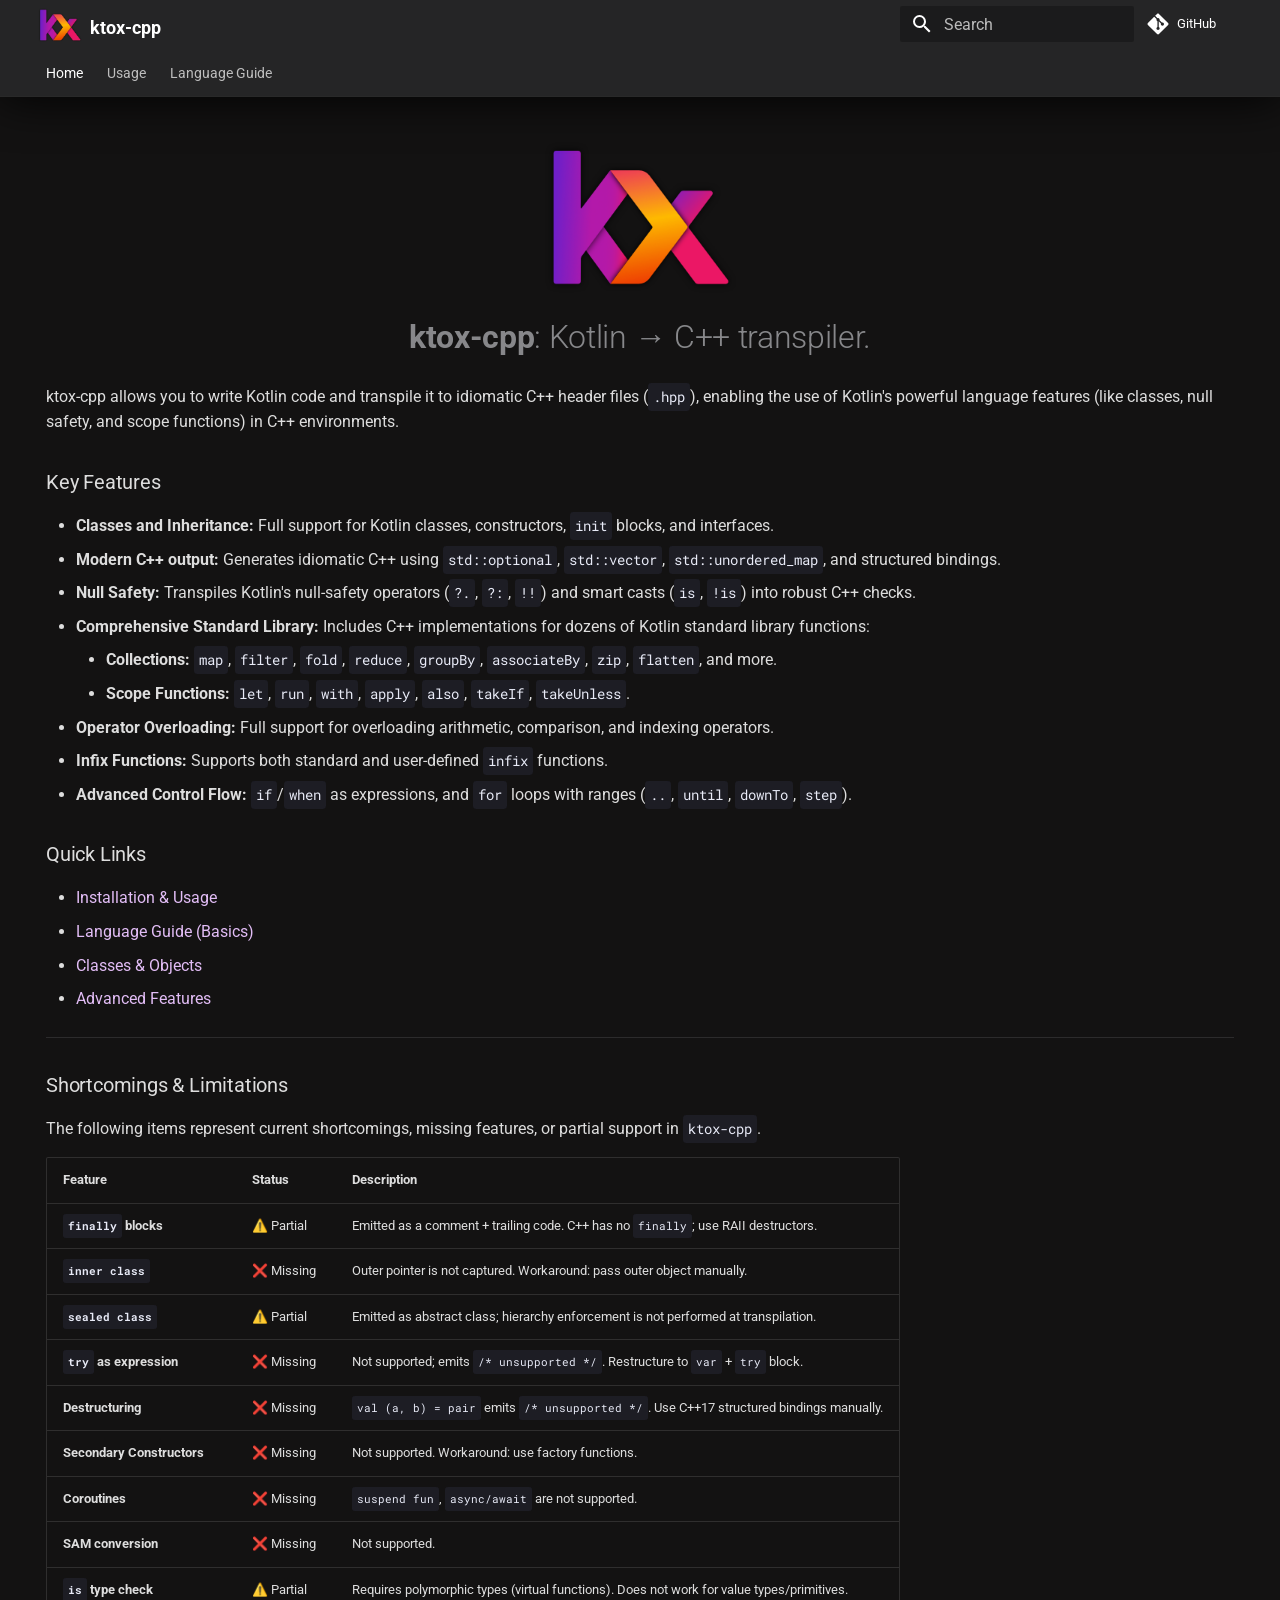
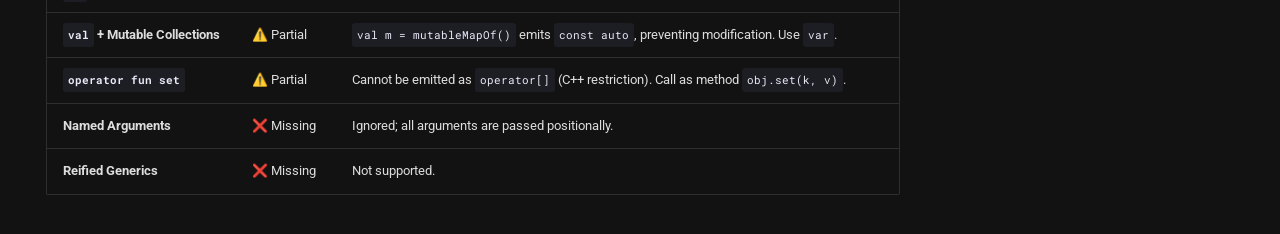
<file: index.html>
<!doctype html>
<html lang="en" class="no-js">
  <head>
    
      <meta charset="utf-8">
      <meta name="viewport" content="width=device-width,initial-scale=1">
      
        <meta name="description" content="Kotlin-to-C++ transpiler — Language Coverage Reference">
      
      
      
        <link rel="canonical" href="https://isycat.github.io/ktox-cpp-docs/">
      
      
      
        <link rel="next" href="usage/">
      
      
        
      
      
      <link rel="icon" href="assets/favicon.png">
      <meta name="generator" content="mkdocs-1.6.1, mkdocs-material-9.7.7">
    
    
      
        <title>ktox-cpp</title>
      
    
    
      <link rel="stylesheet" href="assets/stylesheets/main.ec1eaa64.min.css">
      
        
        <link rel="stylesheet" href="assets/stylesheets/palette.ab4e12ef.min.css">
      
      


    
    
      
    
    
      
        
        
        <link rel="preconnect" href="https://fonts.gstatic.com" crossorigin>
        <link rel="stylesheet" href="https://fonts.googleapis.com/css?family=Roboto:300,300i,400,400i,700,700i%7CRoboto+Mono:400,400i,700,700i&display=fallback">
        <style>:root{--md-text-font:"Roboto";--md-code-font:"Roboto Mono"}</style>
      
    
    
      <link rel="stylesheet" href="assets/extra.css">
    
    <script>__md_scope=new URL(".",location),__md_hash=e=>[...e].reduce(((e,_)=>(e<<5)-e+_.charCodeAt(0)),0),__md_get=(e,_=localStorage,t=__md_scope)=>JSON.parse(_.getItem(t.pathname+"."+e)),__md_set=(e,_,t=localStorage,a=__md_scope)=>{try{t.setItem(a.pathname+"."+e,JSON.stringify(_))}catch(e){}}</script>
    
      

    
    
  </head>
  
  
    
    
      
    
    
    
    
    <body dir="ltr" data-md-color-scheme="slate" data-md-color-primary="black" data-md-color-accent="custom">
  
    
    <input class="md-toggle" data-md-toggle="drawer" type="checkbox" id="__drawer" autocomplete="off">
    <input class="md-toggle" data-md-toggle="search" type="checkbox" id="__search" autocomplete="off">
    <label class="md-overlay" for="__drawer"></label>
    <div data-md-component="skip">
      
        
        <a href="#key-features" class="md-skip">
          Skip to content
        </a>
      
    </div>
    <div data-md-component="announce">
      
    </div>
    
    
      

<header class="md-header" data-md-component="header">
  <nav class="md-header__inner md-grid" aria-label="Header">
    <a href="." title="ktox-cpp" class="md-header__button md-logo" aria-label="ktox-cpp" data-md-component="logo">
      
  <img src="assets/ktox.png" alt="logo">

    </a>
    <label class="md-header__button md-icon" for="__drawer">
      
      <svg xmlns="http://www.w3.org/2000/svg" viewBox="0 0 24 24"><path d="M3 6h18v2H3zm0 5h18v2H3zm0 5h18v2H3z"/></svg>
    </label>
    <div class="md-header__title" data-md-component="header-title">
      <div class="md-header__ellipsis">
        <div class="md-header__topic">
          <span class="md-ellipsis">
            ktox-cpp
          </span>
        </div>
        <div class="md-header__topic" data-md-component="header-topic">
          <span class="md-ellipsis">
            
              Home
            
          </span>
        </div>
      </div>
    </div>
    
      
        <form class="md-header__option" data-md-component="palette">
  
    
    
    
    <input class="md-option" data-md-color-media="" data-md-color-scheme="slate" data-md-color-primary="black" data-md-color-accent="custom"  aria-hidden="true"  type="radio" name="__palette" id="__palette_0">
    
  
</form>
      
    
    
      <script>var palette=__md_get("__palette");if(palette&&palette.color){if("(prefers-color-scheme)"===palette.color.media){var media=matchMedia("(prefers-color-scheme: light)"),input=document.querySelector(media.matches?"[data-md-color-media='(prefers-color-scheme: light)']":"[data-md-color-media='(prefers-color-scheme: dark)']");palette.color.media=input.getAttribute("data-md-color-media"),palette.color.scheme=input.getAttribute("data-md-color-scheme"),palette.color.primary=input.getAttribute("data-md-color-primary"),palette.color.accent=input.getAttribute("data-md-color-accent")}for(var[key,value]of Object.entries(palette.color))document.body.setAttribute("data-md-color-"+key,value)}</script>
    
    
    
      
      
        <label class="md-header__button md-icon" for="__search">
          
          <svg xmlns="http://www.w3.org/2000/svg" viewBox="0 0 24 24"><path d="M9.5 3A6.5 6.5 0 0 1 16 9.5c0 1.61-.59 3.09-1.56 4.23l.27.27h.79l5 5-1.5 1.5-5-5v-.79l-.27-.27A6.52 6.52 0 0 1 9.5 16 6.5 6.5 0 0 1 3 9.5 6.5 6.5 0 0 1 9.5 3m0 2C7 5 5 7 5 9.5S7 14 9.5 14 14 12 14 9.5 12 5 9.5 5"/></svg>
        </label>
        <div class="md-search" data-md-component="search" role="dialog">
  <label class="md-search__overlay" for="__search"></label>
  <div class="md-search__inner" role="search">
    <form class="md-search__form" name="search">
      <input type="text" class="md-search__input" name="query" aria-label="Search" placeholder="Search" autocapitalize="off" autocorrect="off" autocomplete="off" spellcheck="false" data-md-component="search-query" required>
      <label class="md-search__icon md-icon" for="__search">
        
        <svg xmlns="http://www.w3.org/2000/svg" viewBox="0 0 24 24"><path d="M9.5 3A6.5 6.5 0 0 1 16 9.5c0 1.61-.59 3.09-1.56 4.23l.27.27h.79l5 5-1.5 1.5-5-5v-.79l-.27-.27A6.52 6.52 0 0 1 9.5 16 6.5 6.5 0 0 1 3 9.5 6.5 6.5 0 0 1 9.5 3m0 2C7 5 5 7 5 9.5S7 14 9.5 14 14 12 14 9.5 12 5 9.5 5"/></svg>
        
        <svg xmlns="http://www.w3.org/2000/svg" viewBox="0 0 24 24"><path d="M20 11v2H8l5.5 5.5-1.42 1.42L4.16 12l7.92-7.92L13.5 5.5 8 11z"/></svg>
      </label>
      <nav class="md-search__options" aria-label="Search">
        
        <button type="reset" class="md-search__icon md-icon" title="Clear" aria-label="Clear" tabindex="-1">
          
          <svg xmlns="http://www.w3.org/2000/svg" viewBox="0 0 24 24"><path d="M19 6.41 17.59 5 12 10.59 6.41 5 5 6.41 10.59 12 5 17.59 6.41 19 12 13.41 17.59 19 19 17.59 13.41 12z"/></svg>
        </button>
      </nav>
      
    </form>
    <div class="md-search__output">
      <div class="md-search__scrollwrap" tabindex="0" data-md-scrollfix>
        <div class="md-search-result" data-md-component="search-result">
          <div class="md-search-result__meta">
            Initializing search
          </div>
          <ol class="md-search-result__list" role="presentation"></ol>
        </div>
      </div>
    </div>
  </div>
</div>
      
    
    
      <div class="md-header__source">
        <a href="https://github.com/isycat/ktox" title="Go to repository" class="md-source" data-md-component="source">
  <div class="md-source__icon md-icon">
    
    <svg xmlns="http://www.w3.org/2000/svg" viewBox="0 0 448 512"><!--! Font Awesome Free 7.1.0 by @fontawesome - https://fontawesome.com License - https://fontawesome.com/license/free (Icons: CC BY 4.0, Fonts: SIL OFL 1.1, Code: MIT License) Copyright 2025 Fonticons, Inc.--><path d="M439.6 236.1 244 40.5c-5.4-5.5-12.8-8.5-20.4-8.5s-15 3-20.4 8.4L162.5 81l51.5 51.5c27.1-9.1 52.7 16.8 43.4 43.7l49.7 49.7c34.2-11.8 61.2 31 35.5 56.7-26.5 26.5-70.2-2.9-56-37.3L240.3 199v121.9c25.3 12.5 22.3 41.8 9.1 55-6.4 6.4-15.2 10.1-24.3 10.1s-17.8-3.6-24.3-10.1c-17.6-17.6-11.1-46.9 11.2-56v-123c-20.8-8.5-24.6-30.7-18.6-45L142.6 101 8.5 235.1C3 240.6 0 247.9 0 255.5s3 15 8.5 20.4l195.6 195.7c5.4 5.4 12.7 8.4 20.4 8.4s15-3 20.4-8.4l194.7-194.7c5.4-5.4 8.4-12.8 8.4-20.4s-3-15-8.4-20.4"/></svg>
  </div>
  <div class="md-source__repository">
    GitHub
  </div>
</a>
      </div>
    
  </nav>
  
</header>
    
    <div class="md-container" data-md-component="container">
      
      
        
          
            
<nav class="md-tabs" aria-label="Tabs" data-md-component="tabs">
  <div class="md-grid">
    <ul class="md-tabs__list">
      
        
  
  
  
    
  
  
    <li class="md-tabs__item md-tabs__item--active">
      <a href="." class="md-tabs__link">
        
  
  
    
  
  Home

      </a>
    </li>
  

      
        
  
  
  
  
    <li class="md-tabs__item">
      <a href="usage/" class="md-tabs__link">
        
  
  
    
  
  Usage

      </a>
    </li>
  

      
        
  
  
  
  
    
    
      <li class="md-tabs__item">
        <a href="basics/" class="md-tabs__link">
          
  
  
  Language Guide

        </a>
      </li>
    
  

      
    </ul>
  </div>
</nav>
          
        
      
      <main class="md-main" data-md-component="main">
        <div class="md-main__inner md-grid">
          
            
              
                
              
              <div class="md-sidebar md-sidebar--primary" data-md-component="sidebar" data-md-type="navigation" hidden>
                <div class="md-sidebar__scrollwrap">
                  <div class="md-sidebar__inner">
                    


  


  

<nav class="md-nav md-nav--primary md-nav--lifted md-nav--integrated" aria-label="Navigation" data-md-level="0">
  <label class="md-nav__title" for="__drawer">
    <a href="." title="ktox-cpp" class="md-nav__button md-logo" aria-label="ktox-cpp" data-md-component="logo">
      
  <img src="assets/ktox.png" alt="logo">

    </a>
    ktox-cpp
  </label>
  
    <div class="md-nav__source">
      <a href="https://github.com/isycat/ktox" title="Go to repository" class="md-source" data-md-component="source">
  <div class="md-source__icon md-icon">
    
    <svg xmlns="http://www.w3.org/2000/svg" viewBox="0 0 448 512"><!--! Font Awesome Free 7.1.0 by @fontawesome - https://fontawesome.com License - https://fontawesome.com/license/free (Icons: CC BY 4.0, Fonts: SIL OFL 1.1, Code: MIT License) Copyright 2025 Fonticons, Inc.--><path d="M439.6 236.1 244 40.5c-5.4-5.5-12.8-8.5-20.4-8.5s-15 3-20.4 8.4L162.5 81l51.5 51.5c27.1-9.1 52.7 16.8 43.4 43.7l49.7 49.7c34.2-11.8 61.2 31 35.5 56.7-26.5 26.5-70.2-2.9-56-37.3L240.3 199v121.9c25.3 12.5 22.3 41.8 9.1 55-6.4 6.4-15.2 10.1-24.3 10.1s-17.8-3.6-24.3-10.1c-17.6-17.6-11.1-46.9 11.2-56v-123c-20.8-8.5-24.6-30.7-18.6-45L142.6 101 8.5 235.1C3 240.6 0 247.9 0 255.5s3 15 8.5 20.4l195.6 195.7c5.4 5.4 12.7 8.4 20.4 8.4s15-3 20.4-8.4l194.7-194.7c5.4-5.4 8.4-12.8 8.4-20.4s-3-15-8.4-20.4"/></svg>
  </div>
  <div class="md-source__repository">
    GitHub
  </div>
</a>
    </div>
  
  <ul class="md-nav__list" data-md-scrollfix>
    
      
      
  
  
    
  
  
  
    <li class="md-nav__item md-nav__item--active">
      
      <input class="md-nav__toggle md-toggle" type="checkbox" id="__toc">
      
      
      
        <label class="md-nav__link md-nav__link--active" for="__toc">
          
  
  
  <span class="md-ellipsis">
    
  
    Home
  

    
  </span>
  
  

          <span class="md-nav__icon md-icon"></span>
        </label>
      
      <a href="." class="md-nav__link md-nav__link--active">
        
  
  
  <span class="md-ellipsis">
    
  
    Home
  

    
  </span>
  
  

      </a>
      
        

<nav class="md-nav md-nav--secondary" aria-label="Table of contents">
  
  
  
  
    <label class="md-nav__title" for="__toc">
      <span class="md-nav__icon md-icon"></span>
      Table of contents
    </label>
    <ul class="md-nav__list" data-md-component="toc" data-md-scrollfix>
      
        <li class="md-nav__item">
  <a href="#key-features" class="md-nav__link">
    <span class="md-ellipsis">
      
        Key Features
      
    </span>
  </a>
  
</li>
      
        <li class="md-nav__item">
  <a href="#quick-links" class="md-nav__link">
    <span class="md-ellipsis">
      
        Quick Links
      
    </span>
  </a>
  
</li>
      
        <li class="md-nav__item">
  <a href="#shortcomings-limitations" class="md-nav__link">
    <span class="md-ellipsis">
      
        Shortcomings &amp; Limitations
      
    </span>
  </a>
  
</li>
      
    </ul>
  
</nav>
      
    </li>
  

    
      
      
  
  
  
  
    <li class="md-nav__item">
      <a href="usage/" class="md-nav__link">
        
  
  
  <span class="md-ellipsis">
    
  
    Usage
  

    
  </span>
  
  

      </a>
    </li>
  

    
      
      
  
  
  
  
    
    
    
    
      
      
        
      
    
    
    <li class="md-nav__item md-nav__item--nested">
      
        
        
          
        
        <input class="md-nav__toggle md-toggle md-toggle--indeterminate" type="checkbox" id="__nav_3" >
        
          
          <label class="md-nav__link" for="__nav_3" id="__nav_3_label" tabindex="0">
            
  
  
  <span class="md-ellipsis">
    
  
    Language Guide
  

    
  </span>
  
  

            <span class="md-nav__icon md-icon"></span>
          </label>
        
        <nav class="md-nav" data-md-level="1" aria-labelledby="__nav_3_label" aria-expanded="false">
          <label class="md-nav__title" for="__nav_3">
            <span class="md-nav__icon md-icon"></span>
            
  
    Language Guide
  

          </label>
          <ul class="md-nav__list" data-md-scrollfix>
            
              
                
  
  
  
  
    <li class="md-nav__item">
      <a href="basics/" class="md-nav__link">
        
  
  
  <span class="md-ellipsis">
    
  
    Basics
  

    
  </span>
  
  

      </a>
    </li>
  

              
            
              
                
  
  
  
  
    <li class="md-nav__item">
      <a href="classes/" class="md-nav__link">
        
  
  
  <span class="md-ellipsis">
    
  
    Classes
  

    
  </span>
  
  

      </a>
    </li>
  

              
            
              
                
  
  
  
  
    <li class="md-nav__item">
      <a href="advanced/" class="md-nav__link">
        
  
  
  <span class="md-ellipsis">
    
  
    Advanced
  

    
  </span>
  
  

      </a>
    </li>
  

              
            
          </ul>
        </nav>
      
    </li>
  

    
  </ul>
</nav>
                  </div>
                </div>
              </div>
            
            
          
          
            <div class="md-content" data-md-component="content">
              
              <article class="md-content__inner md-typeset">
                
                  
  



  
  


<div style="display:flex; align-items:center;">
  <div style="margin-left:auto; margin-right: auto">
    <img src="assets/ktox.png" width="192" alt="ktox logo">
  </div>
</div>

<h1 style="margin-left: auto; margin-right: auto; width: fit-content"><b>ktox-cpp</b>: Kotlin → C++ transpiler.</h1>

<p>ktox-cpp allows you to write Kotlin code and transpile it to idiomatic C++ header files (<code>.hpp</code>), enabling the use of Kotlin's powerful language features (like classes, null safety, and scope functions) in C++ environments.</p>
<h3 id="key-features">Key Features<a class="headerlink" href="#key-features" title="Permanent link">&para;</a></h3>
<ul>
<li><strong>Classes and Inheritance:</strong> Full support for Kotlin classes, constructors, <code>init</code> blocks, and interfaces.</li>
<li><strong>Modern C++ output:</strong> Generates idiomatic C++ using <code>std::optional</code>, <code>std::vector</code>, <code>std::unordered_map</code>, and structured bindings.</li>
<li><strong>Null Safety:</strong> Transpiles Kotlin's null-safety operators (<code>?.</code>, <code>?:</code>, <code>!!</code>) and smart casts (<code>is</code>, <code>!is</code>) into robust C++ checks.</li>
<li><strong>Comprehensive Standard Library:</strong> Includes C++ implementations for dozens of Kotlin standard library functions:<ul>
<li><strong>Collections:</strong> <code>map</code>, <code>filter</code>, <code>fold</code>, <code>reduce</code>, <code>groupBy</code>, <code>associateBy</code>, <code>zip</code>, <code>flatten</code>, and more.</li>
<li><strong>Scope Functions:</strong> <code>let</code>, <code>run</code>, <code>with</code>, <code>apply</code>, <code>also</code>, <code>takeIf</code>, <code>takeUnless</code>.</li>
</ul>
</li>
<li><strong>Operator Overloading:</strong> Full support for overloading arithmetic, comparison, and indexing operators.</li>
<li><strong>Infix Functions:</strong> Supports both standard and user-defined <code>infix</code> functions.</li>
<li><strong>Advanced Control Flow:</strong> <code>if</code>/<code>when</code> as expressions, and <code>for</code> loops with ranges (<code>..</code>, <code>until</code>, <code>downTo</code>, <code>step</code>).</li>
</ul>
<h3 id="quick-links">Quick Links<a class="headerlink" href="#quick-links" title="Permanent link">&para;</a></h3>
<ul>
<li><a href="usage/">Installation &amp; Usage</a></li>
<li><a href="basics/">Language Guide (Basics)</a></li>
<li><a href="classes/">Classes &amp; Objects</a></li>
<li><a href="advanced/">Advanced Features</a></li>
</ul>
<hr />
<h3 id="shortcomings-limitations">Shortcomings &amp; Limitations<a class="headerlink" href="#shortcomings-limitations" title="Permanent link">&para;</a></h3>
<p>The following items represent current shortcomings, missing features, or partial support in <code>ktox-cpp</code>.</p>
<table>
<thead>
<tr>
<th style="text-align: left;">Feature</th>
<th style="text-align: left;">Status</th>
<th style="text-align: left;">Description</th>
</tr>
</thead>
<tbody>
<tr>
<td style="text-align: left;"><strong><code>finally</code> blocks</strong></td>
<td style="text-align: left;">⚠️ Partial</td>
<td style="text-align: left;">Emitted as a comment + trailing code. C++ has no <code>finally</code>; use RAII destructors.</td>
</tr>
<tr>
<td style="text-align: left;"><strong><code>inner class</code></strong></td>
<td style="text-align: left;">❌ Missing</td>
<td style="text-align: left;">Outer pointer is not captured. Workaround: pass outer object manually.</td>
</tr>
<tr>
<td style="text-align: left;"><strong><code>sealed class</code></strong></td>
<td style="text-align: left;">⚠️ Partial</td>
<td style="text-align: left;">Emitted as abstract class; hierarchy enforcement is not performed at transpilation.</td>
</tr>
<tr>
<td style="text-align: left;"><strong><code>try</code> as expression</strong></td>
<td style="text-align: left;">❌ Missing</td>
<td style="text-align: left;">Not supported; emits <code>/* unsupported */</code>. Restructure to <code>var</code> + <code>try</code> block.</td>
</tr>
<tr>
<td style="text-align: left;"><strong>Destructuring</strong></td>
<td style="text-align: left;">❌ Missing</td>
<td style="text-align: left;"><code>val (a, b) = pair</code> emits <code>/* unsupported */</code>. Use C++17 structured bindings manually.</td>
</tr>
<tr>
<td style="text-align: left;"><strong>Secondary Constructors</strong></td>
<td style="text-align: left;">❌ Missing</td>
<td style="text-align: left;">Not supported. Workaround: use factory functions.</td>
</tr>
<tr>
<td style="text-align: left;"><strong>Coroutines</strong></td>
<td style="text-align: left;">❌ Missing</td>
<td style="text-align: left;"><code>suspend fun</code>, <code>async/await</code> are not supported.</td>
</tr>
<tr>
<td style="text-align: left;"><strong>SAM conversion</strong></td>
<td style="text-align: left;">❌ Missing</td>
<td style="text-align: left;">Not supported.</td>
</tr>
<tr>
<td style="text-align: left;"><strong><code>is</code> type check</strong></td>
<td style="text-align: left;">⚠️ Partial</td>
<td style="text-align: left;">Requires polymorphic types (virtual functions). Does not work for value types/primitives.</td>
</tr>
<tr>
<td style="text-align: left;"><strong><code>val</code> + Mutable Collections</strong></td>
<td style="text-align: left;">⚠️ Partial</td>
<td style="text-align: left;"><code>val m = mutableMapOf()</code> emits <code>const auto</code>, preventing modification. Use <code>var</code>.</td>
</tr>
<tr>
<td style="text-align: left;"><strong><code>operator fun set</code></strong></td>
<td style="text-align: left;">⚠️ Partial</td>
<td style="text-align: left;">Cannot be emitted as <code>operator[]</code> (C++ restriction). Call as method <code>obj.set(k, v)</code>.</td>
</tr>
<tr>
<td style="text-align: left;"><strong>Named Arguments</strong></td>
<td style="text-align: left;">❌ Missing</td>
<td style="text-align: left;">Ignored; all arguments are passed positionally.</td>
</tr>
<tr>
<td style="text-align: left;"><strong>Reified Generics</strong></td>
<td style="text-align: left;">❌ Missing</td>
<td style="text-align: left;">Not supported.</td>
</tr>
</tbody>
</table>







  
  




  



                
              </article>
            </div>
          
          
<script>var target=document.getElementById(location.hash.slice(1));target&&target.name&&(target.checked=target.name.startsWith("__tabbed_"))</script>
        </div>
        
          <button type="button" class="md-top md-icon" data-md-component="top" hidden>
  
  <svg xmlns="http://www.w3.org/2000/svg" viewBox="0 0 24 24"><path d="M13 20h-2V8l-5.5 5.5-1.42-1.42L12 4.16l7.92 7.92-1.42 1.42L13 8z"/></svg>
  Back to top
</button>
        
      </main>
      
        <footer class="md-footer">
  
  <div class="md-footer-meta md-typeset">
    <div class="md-footer-meta__inner md-grid">
      <div class="md-copyright">
  
  
    Made with
    <a href="https://squidfunk.github.io/mkdocs-material/" target="_blank" rel="noopener">
      Material for MkDocs
    </a>
  
</div>
      
    </div>
  </div>
</footer>
      
    </div>
    <div class="md-dialog" data-md-component="dialog">
      <div class="md-dialog__inner md-typeset"></div>
    </div>
    
    
    
      
      
      <script id="__config" type="application/json">{"annotate": null, "base": ".", "features": ["navigation.tabs", "navigation.sections", "navigation.expand", "toc.integrate", "toc.follow", "navigation.top", "search.highlight", "content.code.copy"], "search": "assets/javascripts/workers/search.2c215733.min.js", "tags": null, "translations": {"clipboard.copied": "Copied to clipboard", "clipboard.copy": "Copy to clipboard", "search.result.more.one": "1 more on this page", "search.result.more.other": "# more on this page", "search.result.none": "No matching documents", "search.result.one": "1 matching document", "search.result.other": "# matching documents", "search.result.placeholder": "Type to start searching", "search.result.term.missing": "Missing", "select.version": "Select version"}, "version": null}</script>
    
    
      <script src="assets/javascripts/bundle.d7400e89.min.js"></script>
      
        <script src="assets/extra.js"></script>
      
    
  </body>
</html>
</file>
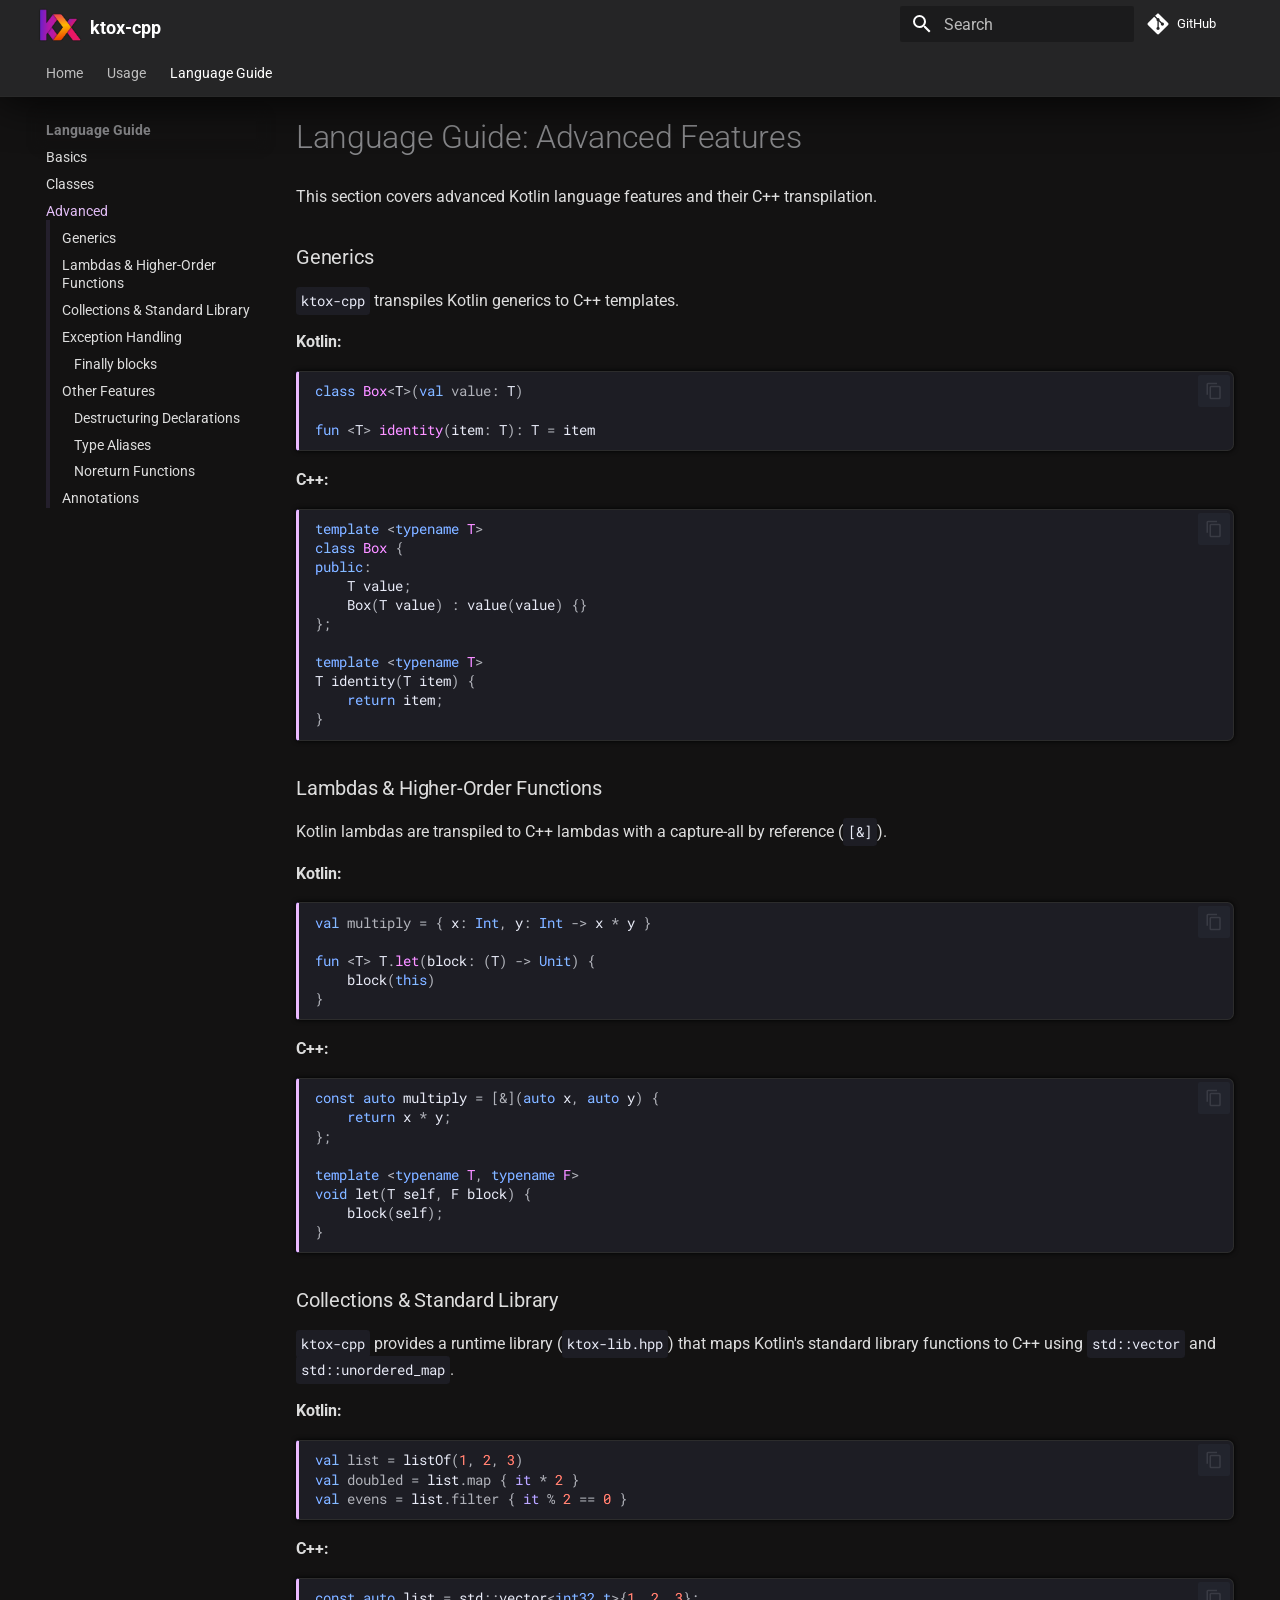
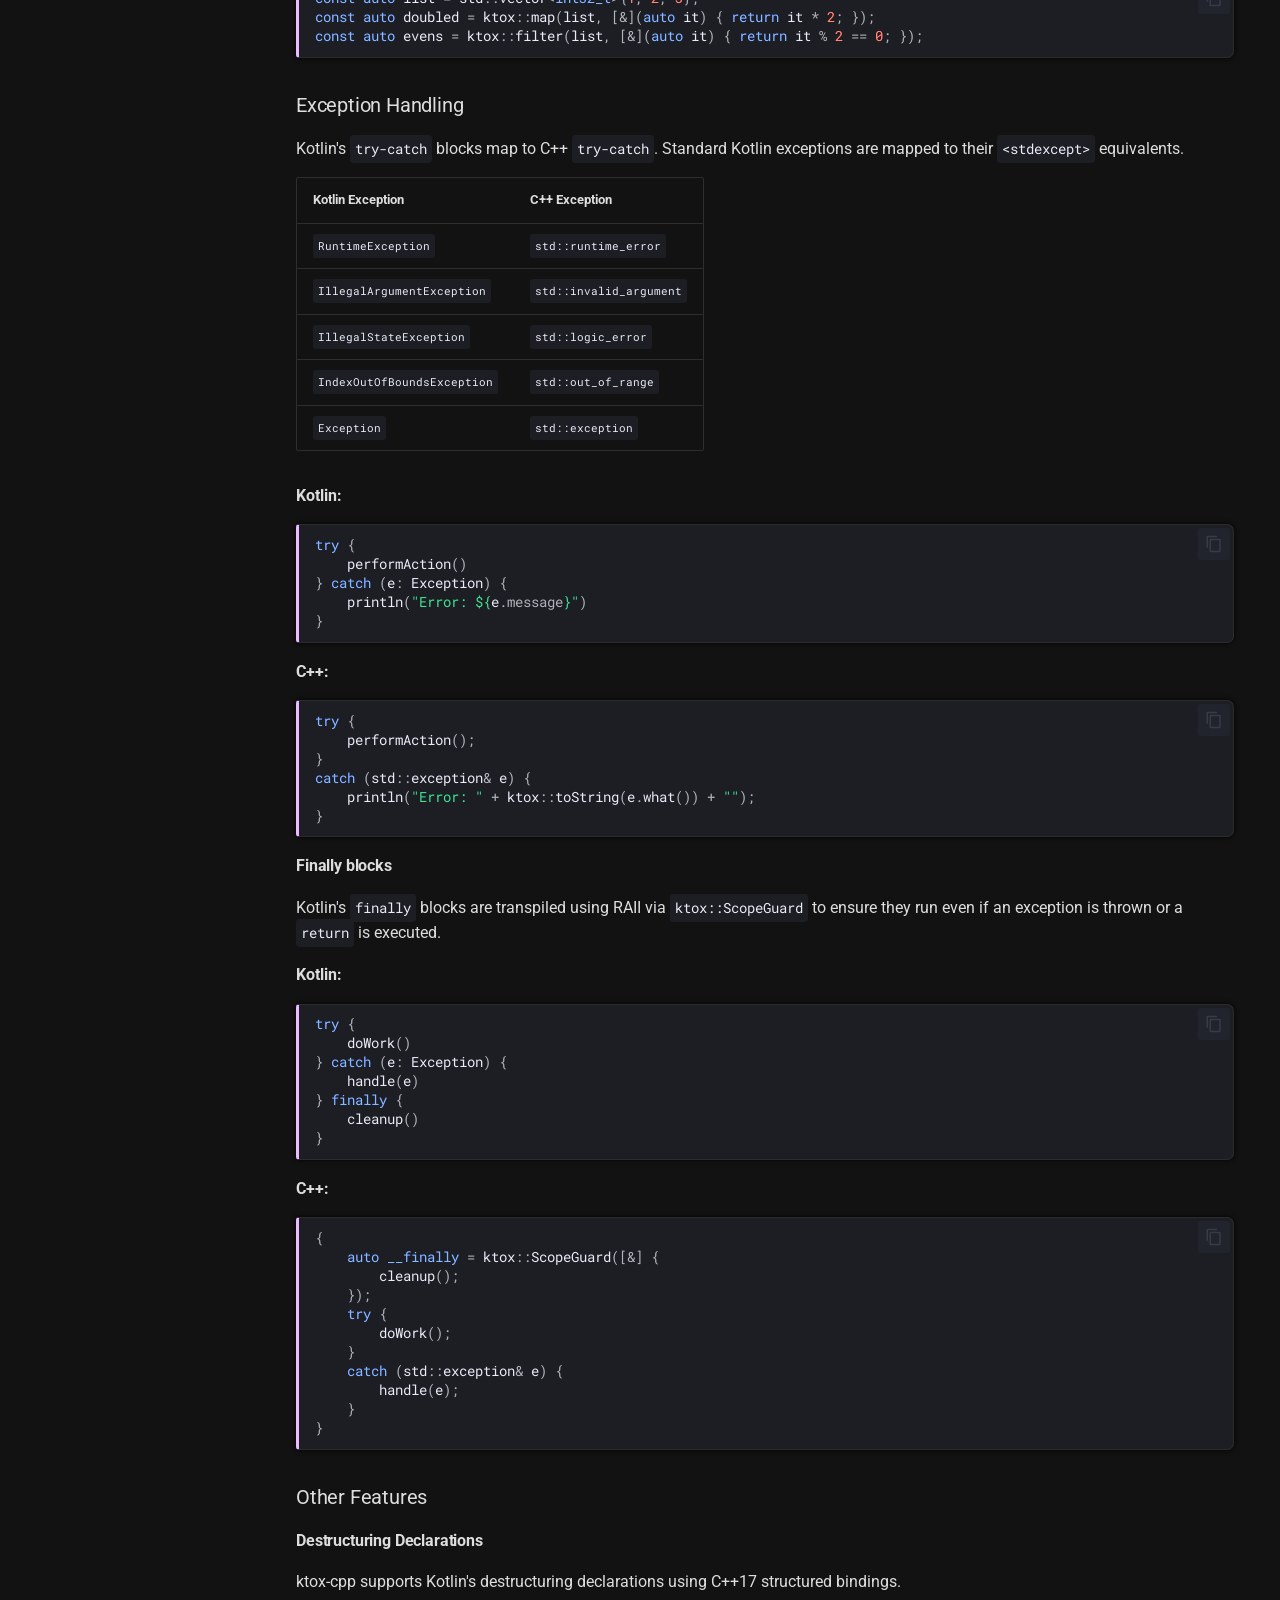
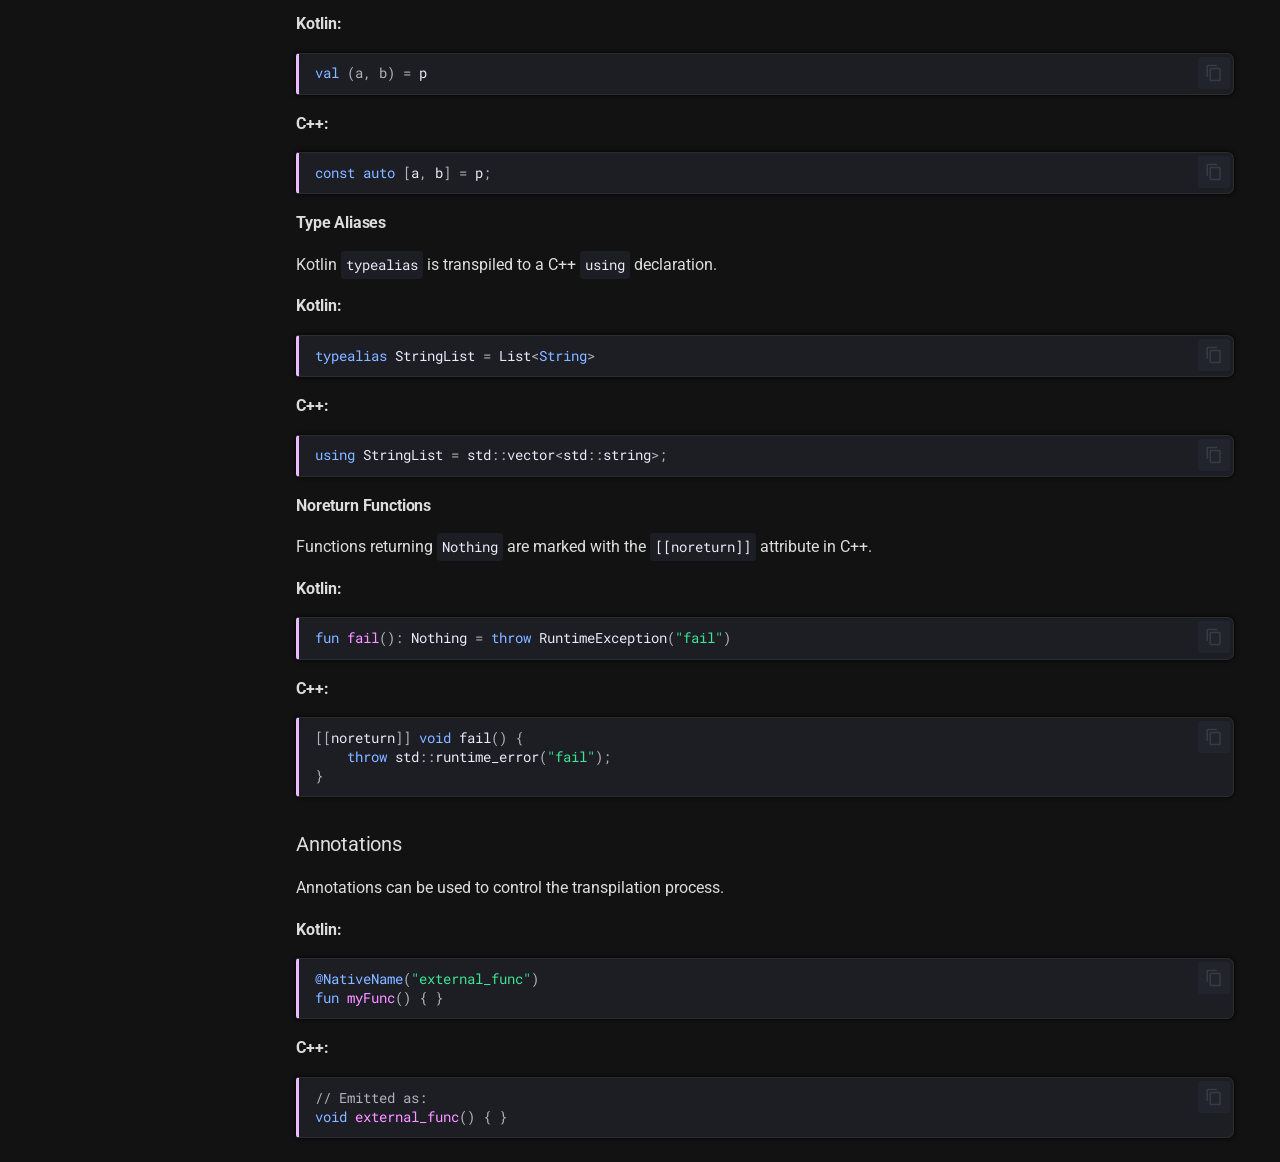
<file: advanced/index.html>
<!doctype html>
<html lang="en" class="no-js">
  <head>
    
      <meta charset="utf-8">
      <meta name="viewport" content="width=device-width,initial-scale=1">
      
        <meta name="description" content="Kotlin-to-C++ transpiler — Language Coverage Reference">
      
      
      
        <link rel="canonical" href="https://isycat.github.io/ktox-cpp-docs/advanced/">
      
      
        <link rel="prev" href="../classes/">
      
      
      
        
      
      
      <link rel="icon" href="../assets/favicon.png">
      <meta name="generator" content="mkdocs-1.6.1, mkdocs-material-9.7.7">
    
    
      
        <title>Advanced - ktox-cpp</title>
      
    
    
      <link rel="stylesheet" href="../assets/stylesheets/main.ec1eaa64.min.css">
      
        
        <link rel="stylesheet" href="../assets/stylesheets/palette.ab4e12ef.min.css">
      
      


    
    
      
    
    
      
        
        
        <link rel="preconnect" href="https://fonts.gstatic.com" crossorigin>
        <link rel="stylesheet" href="https://fonts.googleapis.com/css?family=Roboto:300,300i,400,400i,700,700i%7CRoboto+Mono:400,400i,700,700i&display=fallback">
        <style>:root{--md-text-font:"Roboto";--md-code-font:"Roboto Mono"}</style>
      
    
    
      <link rel="stylesheet" href="../assets/extra.css">
    
    <script>__md_scope=new URL("..",location),__md_hash=e=>[...e].reduce(((e,_)=>(e<<5)-e+_.charCodeAt(0)),0),__md_get=(e,_=localStorage,t=__md_scope)=>JSON.parse(_.getItem(t.pathname+"."+e)),__md_set=(e,_,t=localStorage,a=__md_scope)=>{try{t.setItem(a.pathname+"."+e,JSON.stringify(_))}catch(e){}}</script>
    
      

    
    
  </head>
  
  
    
    
      
    
    
    
    
    <body dir="ltr" data-md-color-scheme="slate" data-md-color-primary="black" data-md-color-accent="custom">
  
    
    <input class="md-toggle" data-md-toggle="drawer" type="checkbox" id="__drawer" autocomplete="off">
    <input class="md-toggle" data-md-toggle="search" type="checkbox" id="__search" autocomplete="off">
    <label class="md-overlay" for="__drawer"></label>
    <div data-md-component="skip">
      
        
        <a href="#language-guide-advanced-features" class="md-skip">
          Skip to content
        </a>
      
    </div>
    <div data-md-component="announce">
      
    </div>
    
    
      

<header class="md-header" data-md-component="header">
  <nav class="md-header__inner md-grid" aria-label="Header">
    <a href=".." title="ktox-cpp" class="md-header__button md-logo" aria-label="ktox-cpp" data-md-component="logo">
      
  <img src="../assets/ktox.png" alt="logo">

    </a>
    <label class="md-header__button md-icon" for="__drawer">
      
      <svg xmlns="http://www.w3.org/2000/svg" viewBox="0 0 24 24"><path d="M3 6h18v2H3zm0 5h18v2H3zm0 5h18v2H3z"/></svg>
    </label>
    <div class="md-header__title" data-md-component="header-title">
      <div class="md-header__ellipsis">
        <div class="md-header__topic">
          <span class="md-ellipsis">
            ktox-cpp
          </span>
        </div>
        <div class="md-header__topic" data-md-component="header-topic">
          <span class="md-ellipsis">
            
              Advanced
            
          </span>
        </div>
      </div>
    </div>
    
      
        <form class="md-header__option" data-md-component="palette">
  
    
    
    
    <input class="md-option" data-md-color-media="" data-md-color-scheme="slate" data-md-color-primary="black" data-md-color-accent="custom"  aria-hidden="true"  type="radio" name="__palette" id="__palette_0">
    
  
</form>
      
    
    
      <script>var palette=__md_get("__palette");if(palette&&palette.color){if("(prefers-color-scheme)"===palette.color.media){var media=matchMedia("(prefers-color-scheme: light)"),input=document.querySelector(media.matches?"[data-md-color-media='(prefers-color-scheme: light)']":"[data-md-color-media='(prefers-color-scheme: dark)']");palette.color.media=input.getAttribute("data-md-color-media"),palette.color.scheme=input.getAttribute("data-md-color-scheme"),palette.color.primary=input.getAttribute("data-md-color-primary"),palette.color.accent=input.getAttribute("data-md-color-accent")}for(var[key,value]of Object.entries(palette.color))document.body.setAttribute("data-md-color-"+key,value)}</script>
    
    
    
      
      
        <label class="md-header__button md-icon" for="__search">
          
          <svg xmlns="http://www.w3.org/2000/svg" viewBox="0 0 24 24"><path d="M9.5 3A6.5 6.5 0 0 1 16 9.5c0 1.61-.59 3.09-1.56 4.23l.27.27h.79l5 5-1.5 1.5-5-5v-.79l-.27-.27A6.52 6.52 0 0 1 9.5 16 6.5 6.5 0 0 1 3 9.5 6.5 6.5 0 0 1 9.5 3m0 2C7 5 5 7 5 9.5S7 14 9.5 14 14 12 14 9.5 12 5 9.5 5"/></svg>
        </label>
        <div class="md-search" data-md-component="search" role="dialog">
  <label class="md-search__overlay" for="__search"></label>
  <div class="md-search__inner" role="search">
    <form class="md-search__form" name="search">
      <input type="text" class="md-search__input" name="query" aria-label="Search" placeholder="Search" autocapitalize="off" autocorrect="off" autocomplete="off" spellcheck="false" data-md-component="search-query" required>
      <label class="md-search__icon md-icon" for="__search">
        
        <svg xmlns="http://www.w3.org/2000/svg" viewBox="0 0 24 24"><path d="M9.5 3A6.5 6.5 0 0 1 16 9.5c0 1.61-.59 3.09-1.56 4.23l.27.27h.79l5 5-1.5 1.5-5-5v-.79l-.27-.27A6.52 6.52 0 0 1 9.5 16 6.5 6.5 0 0 1 3 9.5 6.5 6.5 0 0 1 9.5 3m0 2C7 5 5 7 5 9.5S7 14 9.5 14 14 12 14 9.5 12 5 9.5 5"/></svg>
        
        <svg xmlns="http://www.w3.org/2000/svg" viewBox="0 0 24 24"><path d="M20 11v2H8l5.5 5.5-1.42 1.42L4.16 12l7.92-7.92L13.5 5.5 8 11z"/></svg>
      </label>
      <nav class="md-search__options" aria-label="Search">
        
        <button type="reset" class="md-search__icon md-icon" title="Clear" aria-label="Clear" tabindex="-1">
          
          <svg xmlns="http://www.w3.org/2000/svg" viewBox="0 0 24 24"><path d="M19 6.41 17.59 5 12 10.59 6.41 5 5 6.41 10.59 12 5 17.59 6.41 19 12 13.41 17.59 19 19 17.59 13.41 12z"/></svg>
        </button>
      </nav>
      
    </form>
    <div class="md-search__output">
      <div class="md-search__scrollwrap" tabindex="0" data-md-scrollfix>
        <div class="md-search-result" data-md-component="search-result">
          <div class="md-search-result__meta">
            Initializing search
          </div>
          <ol class="md-search-result__list" role="presentation"></ol>
        </div>
      </div>
    </div>
  </div>
</div>
      
    
    
      <div class="md-header__source">
        <a href="https://github.com/isycat/ktox" title="Go to repository" class="md-source" data-md-component="source">
  <div class="md-source__icon md-icon">
    
    <svg xmlns="http://www.w3.org/2000/svg" viewBox="0 0 448 512"><!--! Font Awesome Free 7.1.0 by @fontawesome - https://fontawesome.com License - https://fontawesome.com/license/free (Icons: CC BY 4.0, Fonts: SIL OFL 1.1, Code: MIT License) Copyright 2025 Fonticons, Inc.--><path d="M439.6 236.1 244 40.5c-5.4-5.5-12.8-8.5-20.4-8.5s-15 3-20.4 8.4L162.5 81l51.5 51.5c27.1-9.1 52.7 16.8 43.4 43.7l49.7 49.7c34.2-11.8 61.2 31 35.5 56.7-26.5 26.5-70.2-2.9-56-37.3L240.3 199v121.9c25.3 12.5 22.3 41.8 9.1 55-6.4 6.4-15.2 10.1-24.3 10.1s-17.8-3.6-24.3-10.1c-17.6-17.6-11.1-46.9 11.2-56v-123c-20.8-8.5-24.6-30.7-18.6-45L142.6 101 8.5 235.1C3 240.6 0 247.9 0 255.5s3 15 8.5 20.4l195.6 195.7c5.4 5.4 12.7 8.4 20.4 8.4s15-3 20.4-8.4l194.7-194.7c5.4-5.4 8.4-12.8 8.4-20.4s-3-15-8.4-20.4"/></svg>
  </div>
  <div class="md-source__repository">
    GitHub
  </div>
</a>
      </div>
    
  </nav>
  
</header>
    
    <div class="md-container" data-md-component="container">
      
      
        
          
            
<nav class="md-tabs" aria-label="Tabs" data-md-component="tabs">
  <div class="md-grid">
    <ul class="md-tabs__list">
      
        
  
  
  
  
    <li class="md-tabs__item">
      <a href=".." class="md-tabs__link">
        
  
  
    
  
  Home

      </a>
    </li>
  

      
        
  
  
  
  
    <li class="md-tabs__item">
      <a href="../usage/" class="md-tabs__link">
        
  
  
    
  
  Usage

      </a>
    </li>
  

      
        
  
  
  
    
  
  
    
    
      <li class="md-tabs__item md-tabs__item--active">
        <a href="../basics/" class="md-tabs__link">
          
  
  
  Language Guide

        </a>
      </li>
    
  

      
    </ul>
  </div>
</nav>
          
        
      
      <main class="md-main" data-md-component="main">
        <div class="md-main__inner md-grid">
          
            
              
              <div class="md-sidebar md-sidebar--primary" data-md-component="sidebar" data-md-type="navigation" >
                <div class="md-sidebar__scrollwrap">
                  <div class="md-sidebar__inner">
                    


  


  

<nav class="md-nav md-nav--primary md-nav--lifted md-nav--integrated" aria-label="Navigation" data-md-level="0">
  <label class="md-nav__title" for="__drawer">
    <a href=".." title="ktox-cpp" class="md-nav__button md-logo" aria-label="ktox-cpp" data-md-component="logo">
      
  <img src="../assets/ktox.png" alt="logo">

    </a>
    ktox-cpp
  </label>
  
    <div class="md-nav__source">
      <a href="https://github.com/isycat/ktox" title="Go to repository" class="md-source" data-md-component="source">
  <div class="md-source__icon md-icon">
    
    <svg xmlns="http://www.w3.org/2000/svg" viewBox="0 0 448 512"><!--! Font Awesome Free 7.1.0 by @fontawesome - https://fontawesome.com License - https://fontawesome.com/license/free (Icons: CC BY 4.0, Fonts: SIL OFL 1.1, Code: MIT License) Copyright 2025 Fonticons, Inc.--><path d="M439.6 236.1 244 40.5c-5.4-5.5-12.8-8.5-20.4-8.5s-15 3-20.4 8.4L162.5 81l51.5 51.5c27.1-9.1 52.7 16.8 43.4 43.7l49.7 49.7c34.2-11.8 61.2 31 35.5 56.7-26.5 26.5-70.2-2.9-56-37.3L240.3 199v121.9c25.3 12.5 22.3 41.8 9.1 55-6.4 6.4-15.2 10.1-24.3 10.1s-17.8-3.6-24.3-10.1c-17.6-17.6-11.1-46.9 11.2-56v-123c-20.8-8.5-24.6-30.7-18.6-45L142.6 101 8.5 235.1C3 240.6 0 247.9 0 255.5s3 15 8.5 20.4l195.6 195.7c5.4 5.4 12.7 8.4 20.4 8.4s15-3 20.4-8.4l194.7-194.7c5.4-5.4 8.4-12.8 8.4-20.4s-3-15-8.4-20.4"/></svg>
  </div>
  <div class="md-source__repository">
    GitHub
  </div>
</a>
    </div>
  
  <ul class="md-nav__list" data-md-scrollfix>
    
      
      
  
  
  
  
    <li class="md-nav__item">
      <a href=".." class="md-nav__link">
        
  
  
  <span class="md-ellipsis">
    
  
    Home
  

    
  </span>
  
  

      </a>
    </li>
  

    
      
      
  
  
  
  
    <li class="md-nav__item">
      <a href="../usage/" class="md-nav__link">
        
  
  
  <span class="md-ellipsis">
    
  
    Usage
  

    
  </span>
  
  

      </a>
    </li>
  

    
      
      
  
  
    
  
  
  
    
    
    
    
      
        
        
      
      
        
      
    
    
    <li class="md-nav__item md-nav__item--active md-nav__item--section md-nav__item--nested">
      
        
        
        <input class="md-nav__toggle md-toggle " type="checkbox" id="__nav_3" checked>
        
          
          <label class="md-nav__link" for="__nav_3" id="__nav_3_label" tabindex="">
            
  
  
  <span class="md-ellipsis">
    
  
    Language Guide
  

    
  </span>
  
  

            <span class="md-nav__icon md-icon"></span>
          </label>
        
        <nav class="md-nav" data-md-level="1" aria-labelledby="__nav_3_label" aria-expanded="true">
          <label class="md-nav__title" for="__nav_3">
            <span class="md-nav__icon md-icon"></span>
            
  
    Language Guide
  

          </label>
          <ul class="md-nav__list" data-md-scrollfix>
            
              
                
  
  
  
  
    <li class="md-nav__item">
      <a href="../basics/" class="md-nav__link">
        
  
  
  <span class="md-ellipsis">
    
  
    Basics
  

    
  </span>
  
  

      </a>
    </li>
  

              
            
              
                
  
  
  
  
    <li class="md-nav__item">
      <a href="../classes/" class="md-nav__link">
        
  
  
  <span class="md-ellipsis">
    
  
    Classes
  

    
  </span>
  
  

      </a>
    </li>
  

              
            
              
                
  
  
    
  
  
  
    <li class="md-nav__item md-nav__item--active">
      
      <input class="md-nav__toggle md-toggle" type="checkbox" id="__toc">
      
      
        
      
      
        <label class="md-nav__link md-nav__link--active" for="__toc">
          
  
  
  <span class="md-ellipsis">
    
  
    Advanced
  

    
  </span>
  
  

          <span class="md-nav__icon md-icon"></span>
        </label>
      
      <a href="./" class="md-nav__link md-nav__link--active">
        
  
  
  <span class="md-ellipsis">
    
  
    Advanced
  

    
  </span>
  
  

      </a>
      
        

<nav class="md-nav md-nav--secondary" aria-label="Table of contents">
  
  
  
    
  
  
    <label class="md-nav__title" for="__toc">
      <span class="md-nav__icon md-icon"></span>
      Table of contents
    </label>
    <ul class="md-nav__list" data-md-component="toc" data-md-scrollfix>
      
        <li class="md-nav__item">
  <a href="#generics" class="md-nav__link">
    <span class="md-ellipsis">
      
        Generics
      
    </span>
  </a>
  
</li>
      
        <li class="md-nav__item">
  <a href="#lambdas-higher-order-functions" class="md-nav__link">
    <span class="md-ellipsis">
      
        Lambdas &amp; Higher-Order Functions
      
    </span>
  </a>
  
</li>
      
        <li class="md-nav__item">
  <a href="#collections-standard-library" class="md-nav__link">
    <span class="md-ellipsis">
      
        Collections &amp; Standard Library
      
    </span>
  </a>
  
</li>
      
        <li class="md-nav__item">
  <a href="#exception-handling" class="md-nav__link">
    <span class="md-ellipsis">
      
        Exception Handling
      
    </span>
  </a>
  
    <nav class="md-nav" aria-label="Exception Handling">
      <ul class="md-nav__list">
        
          <li class="md-nav__item">
  <a href="#finally-blocks" class="md-nav__link">
    <span class="md-ellipsis">
      
        Finally blocks
      
    </span>
  </a>
  
</li>
        
      </ul>
    </nav>
  
</li>
      
        <li class="md-nav__item">
  <a href="#other-features" class="md-nav__link">
    <span class="md-ellipsis">
      
        Other Features
      
    </span>
  </a>
  
    <nav class="md-nav" aria-label="Other Features">
      <ul class="md-nav__list">
        
          <li class="md-nav__item">
  <a href="#destructuring-declarations" class="md-nav__link">
    <span class="md-ellipsis">
      
        Destructuring Declarations
      
    </span>
  </a>
  
</li>
        
          <li class="md-nav__item">
  <a href="#type-aliases" class="md-nav__link">
    <span class="md-ellipsis">
      
        Type Aliases
      
    </span>
  </a>
  
</li>
        
          <li class="md-nav__item">
  <a href="#noreturn-functions" class="md-nav__link">
    <span class="md-ellipsis">
      
        Noreturn Functions
      
    </span>
  </a>
  
</li>
        
      </ul>
    </nav>
  
</li>
      
        <li class="md-nav__item">
  <a href="#annotations" class="md-nav__link">
    <span class="md-ellipsis">
      
        Annotations
      
    </span>
  </a>
  
</li>
      
    </ul>
  
</nav>
      
    </li>
  

              
            
          </ul>
        </nav>
      
    </li>
  

    
  </ul>
</nav>
                  </div>
                </div>
              </div>
            
            
          
          
            <div class="md-content" data-md-component="content">
              
              <article class="md-content__inner md-typeset">
                
                  


  
  


<h1 id="language-guide-advanced-features">Language Guide: Advanced Features<a class="headerlink" href="#language-guide-advanced-features" title="Permanent link">&para;</a></h1>
<p>This section covers advanced Kotlin language features and their C++ transpilation.</p>
<h3 id="generics">Generics<a class="headerlink" href="#generics" title="Permanent link">&para;</a></h3>
<p><code>ktox-cpp</code> transpiles Kotlin generics to C++ templates.</p>
<p><strong>Kotlin:</strong>
<div class="highlight"><pre><span></span><code><span id="True-0-1"><a id="__codelineno-0-1" name="__codelineno-0-1" href="#__codelineno-0-1"></a><span class="kd">class</span><span class="w"> </span><span class="nc">Box</span><span class="o">&lt;</span><span class="n">T</span><span class="o">&gt;</span><span class="p">(</span><span class="kd">val</span><span class="w"> </span><span class="nv">value</span><span class="p">:</span><span class="w"> </span><span class="n">T</span><span class="p">)</span>
</span><span id="True-0-2"><a id="__codelineno-0-2" name="__codelineno-0-2" href="#__codelineno-0-2"></a>
</span><span id="True-0-3"><a id="__codelineno-0-3" name="__codelineno-0-3" href="#__codelineno-0-3"></a><span class="kd">fun</span><span class="w"> </span><span class="o">&lt;</span><span class="n">T</span><span class="o">&gt;</span><span class="w"> </span><span class="nf">identity</span><span class="p">(</span><span class="n">item</span><span class="p">:</span><span class="w"> </span><span class="n">T</span><span class="p">):</span><span class="w"> </span><span class="n">T</span><span class="w"> </span><span class="o">=</span><span class="w"> </span><span class="n">item</span>
</span></code></pre></div></p>
<p><strong>C++:</strong>
<div class="highlight"><pre><span></span><code><span id="True-1-1"><a id="__codelineno-1-1" name="__codelineno-1-1" href="#__codelineno-1-1"></a><span class="k">template</span><span class="w"> </span><span class="o">&lt;</span><span class="k">typename</span><span class="w"> </span><span class="nc">T</span><span class="o">&gt;</span>
</span><span id="True-1-2"><a id="__codelineno-1-2" name="__codelineno-1-2" href="#__codelineno-1-2"></a><span class="k">class</span><span class="w"> </span><span class="nc">Box</span><span class="w"> </span><span class="p">{</span>
</span><span id="True-1-3"><a id="__codelineno-1-3" name="__codelineno-1-3" href="#__codelineno-1-3"></a><span class="k">public</span><span class="o">:</span>
</span><span id="True-1-4"><a id="__codelineno-1-4" name="__codelineno-1-4" href="#__codelineno-1-4"></a><span class="w">    </span><span class="n">T</span><span class="w"> </span><span class="n">value</span><span class="p">;</span>
</span><span id="True-1-5"><a id="__codelineno-1-5" name="__codelineno-1-5" href="#__codelineno-1-5"></a><span class="w">    </span><span class="n">Box</span><span class="p">(</span><span class="n">T</span><span class="w"> </span><span class="n">value</span><span class="p">)</span><span class="w"> </span><span class="o">:</span><span class="w"> </span><span class="n">value</span><span class="p">(</span><span class="n">value</span><span class="p">)</span><span class="w"> </span><span class="p">{}</span>
</span><span id="True-1-6"><a id="__codelineno-1-6" name="__codelineno-1-6" href="#__codelineno-1-6"></a><span class="p">};</span>
</span><span id="True-1-7"><a id="__codelineno-1-7" name="__codelineno-1-7" href="#__codelineno-1-7"></a>
</span><span id="True-1-8"><a id="__codelineno-1-8" name="__codelineno-1-8" href="#__codelineno-1-8"></a><span class="k">template</span><span class="w"> </span><span class="o">&lt;</span><span class="k">typename</span><span class="w"> </span><span class="nc">T</span><span class="o">&gt;</span>
</span><span id="True-1-9"><a id="__codelineno-1-9" name="__codelineno-1-9" href="#__codelineno-1-9"></a><span class="n">T</span><span class="w"> </span><span class="n">identity</span><span class="p">(</span><span class="n">T</span><span class="w"> </span><span class="n">item</span><span class="p">)</span><span class="w"> </span><span class="p">{</span>
</span><span id="True-1-10"><a id="__codelineno-1-10" name="__codelineno-1-10" href="#__codelineno-1-10"></a><span class="w">    </span><span class="k">return</span><span class="w"> </span><span class="n">item</span><span class="p">;</span>
</span><span id="True-1-11"><a id="__codelineno-1-11" name="__codelineno-1-11" href="#__codelineno-1-11"></a><span class="p">}</span>
</span></code></pre></div></p>
<h3 id="lambdas-higher-order-functions">Lambdas &amp; Higher-Order Functions<a class="headerlink" href="#lambdas-higher-order-functions" title="Permanent link">&para;</a></h3>
<p>Kotlin lambdas are transpiled to C++ lambdas with a capture-all by reference (<code>[&amp;]</code>).</p>
<p><strong>Kotlin:</strong>
<div class="highlight"><pre><span></span><code><span id="True-2-1"><a id="__codelineno-2-1" name="__codelineno-2-1" href="#__codelineno-2-1"></a><span class="kd">val</span><span class="w"> </span><span class="nv">multiply</span><span class="w"> </span><span class="o">=</span><span class="w"> </span><span class="p">{</span><span class="w"> </span><span class="n">x</span><span class="p">:</span><span class="w"> </span><span class="kt">Int</span><span class="p">,</span><span class="w"> </span><span class="n">y</span><span class="p">:</span><span class="w"> </span><span class="kt">Int</span><span class="w"> </span><span class="o">-&gt;</span><span class="w"> </span><span class="n">x</span><span class="w"> </span><span class="o">*</span><span class="w"> </span><span class="n">y</span><span class="w"> </span><span class="p">}</span>
</span><span id="True-2-2"><a id="__codelineno-2-2" name="__codelineno-2-2" href="#__codelineno-2-2"></a>
</span><span id="True-2-3"><a id="__codelineno-2-3" name="__codelineno-2-3" href="#__codelineno-2-3"></a><span class="kd">fun</span><span class="w"> </span><span class="o">&lt;</span><span class="n">T</span><span class="o">&gt;</span><span class="w"> </span><span class="n">T</span><span class="p">.</span><span class="nf">let</span><span class="p">(</span><span class="n">block</span><span class="p">:</span><span class="w"> </span><span class="p">(</span><span class="n">T</span><span class="p">)</span><span class="w"> </span><span class="o">-&gt;</span><span class="w"> </span><span class="kt">Unit</span><span class="p">)</span><span class="w"> </span><span class="p">{</span>
</span><span id="True-2-4"><a id="__codelineno-2-4" name="__codelineno-2-4" href="#__codelineno-2-4"></a><span class="w">    </span><span class="n">block</span><span class="p">(</span><span class="k">this</span><span class="p">)</span>
</span><span id="True-2-5"><a id="__codelineno-2-5" name="__codelineno-2-5" href="#__codelineno-2-5"></a><span class="p">}</span>
</span></code></pre></div></p>
<p><strong>C++:</strong>
<div class="highlight"><pre><span></span><code><span id="True-3-1"><a id="__codelineno-3-1" name="__codelineno-3-1" href="#__codelineno-3-1"></a><span class="k">const</span><span class="w"> </span><span class="k">auto</span><span class="w"> </span><span class="n">multiply</span><span class="w"> </span><span class="o">=</span><span class="w"> </span><span class="p">[</span><span class="o">&amp;</span><span class="p">](</span><span class="k">auto</span><span class="w"> </span><span class="n">x</span><span class="p">,</span><span class="w"> </span><span class="k">auto</span><span class="w"> </span><span class="n">y</span><span class="p">)</span><span class="w"> </span><span class="p">{</span>
</span><span id="True-3-2"><a id="__codelineno-3-2" name="__codelineno-3-2" href="#__codelineno-3-2"></a><span class="w">    </span><span class="k">return</span><span class="w"> </span><span class="n">x</span><span class="w"> </span><span class="o">*</span><span class="w"> </span><span class="n">y</span><span class="p">;</span>
</span><span id="True-3-3"><a id="__codelineno-3-3" name="__codelineno-3-3" href="#__codelineno-3-3"></a><span class="p">};</span>
</span><span id="True-3-4"><a id="__codelineno-3-4" name="__codelineno-3-4" href="#__codelineno-3-4"></a>
</span><span id="True-3-5"><a id="__codelineno-3-5" name="__codelineno-3-5" href="#__codelineno-3-5"></a><span class="k">template</span><span class="w"> </span><span class="o">&lt;</span><span class="k">typename</span><span class="w"> </span><span class="nc">T</span><span class="p">,</span><span class="w"> </span><span class="k">typename</span><span class="w"> </span><span class="nc">F</span><span class="o">&gt;</span>
</span><span id="True-3-6"><a id="__codelineno-3-6" name="__codelineno-3-6" href="#__codelineno-3-6"></a><span class="kt">void</span><span class="w"> </span><span class="n">let</span><span class="p">(</span><span class="n">T</span><span class="w"> </span><span class="n">self</span><span class="p">,</span><span class="w"> </span><span class="n">F</span><span class="w"> </span><span class="n">block</span><span class="p">)</span><span class="w"> </span><span class="p">{</span>
</span><span id="True-3-7"><a id="__codelineno-3-7" name="__codelineno-3-7" href="#__codelineno-3-7"></a><span class="w">    </span><span class="n">block</span><span class="p">(</span><span class="n">self</span><span class="p">);</span>
</span><span id="True-3-8"><a id="__codelineno-3-8" name="__codelineno-3-8" href="#__codelineno-3-8"></a><span class="p">}</span>
</span></code></pre></div></p>
<h3 id="collections-standard-library">Collections &amp; Standard Library<a class="headerlink" href="#collections-standard-library" title="Permanent link">&para;</a></h3>
<p><code>ktox-cpp</code> provides a runtime library (<code>ktox-lib.hpp</code>) that maps Kotlin's standard library functions to C++ using <code>std::vector</code> and <code>std::unordered_map</code>.</p>
<p><strong>Kotlin:</strong>
<div class="highlight"><pre><span></span><code><span id="True-4-1"><a id="__codelineno-4-1" name="__codelineno-4-1" href="#__codelineno-4-1"></a><span class="kd">val</span><span class="w"> </span><span class="nv">list</span><span class="w"> </span><span class="o">=</span><span class="w"> </span><span class="n">listOf</span><span class="p">(</span><span class="m">1</span><span class="p">,</span><span class="w"> </span><span class="m">2</span><span class="p">,</span><span class="w"> </span><span class="m">3</span><span class="p">)</span>
</span><span id="True-4-2"><a id="__codelineno-4-2" name="__codelineno-4-2" href="#__codelineno-4-2"></a><span class="kd">val</span><span class="w"> </span><span class="nv">doubled</span><span class="w"> </span><span class="o">=</span><span class="w"> </span><span class="n">list</span><span class="p">.</span><span class="na">map</span><span class="w"> </span><span class="p">{</span><span class="w"> </span><span class="nb">it</span><span class="w"> </span><span class="o">*</span><span class="w"> </span><span class="m">2</span><span class="w"> </span><span class="p">}</span>
</span><span id="True-4-3"><a id="__codelineno-4-3" name="__codelineno-4-3" href="#__codelineno-4-3"></a><span class="kd">val</span><span class="w"> </span><span class="nv">evens</span><span class="w"> </span><span class="o">=</span><span class="w"> </span><span class="n">list</span><span class="p">.</span><span class="na">filter</span><span class="w"> </span><span class="p">{</span><span class="w"> </span><span class="nb">it</span><span class="w"> </span><span class="o">%</span><span class="w"> </span><span class="m">2</span><span class="w"> </span><span class="o">==</span><span class="w"> </span><span class="m">0</span><span class="w"> </span><span class="p">}</span>
</span></code></pre></div></p>
<p><strong>C++:</strong>
<div class="highlight"><pre><span></span><code><span id="True-5-1"><a id="__codelineno-5-1" name="__codelineno-5-1" href="#__codelineno-5-1"></a><span class="k">const</span><span class="w"> </span><span class="k">auto</span><span class="w"> </span><span class="n">list</span><span class="w"> </span><span class="o">=</span><span class="w"> </span><span class="n">std</span><span class="o">::</span><span class="n">vector</span><span class="o">&lt;</span><span class="kt">int32_t</span><span class="o">&gt;</span><span class="p">{</span><span class="mi">1</span><span class="p">,</span><span class="w"> </span><span class="mi">2</span><span class="p">,</span><span class="w"> </span><span class="mi">3</span><span class="p">};</span>
</span><span id="True-5-2"><a id="__codelineno-5-2" name="__codelineno-5-2" href="#__codelineno-5-2"></a><span class="k">const</span><span class="w"> </span><span class="k">auto</span><span class="w"> </span><span class="n">doubled</span><span class="w"> </span><span class="o">=</span><span class="w"> </span><span class="n">ktox</span><span class="o">::</span><span class="n">map</span><span class="p">(</span><span class="n">list</span><span class="p">,</span><span class="w"> </span><span class="p">[</span><span class="o">&amp;</span><span class="p">](</span><span class="k">auto</span><span class="w"> </span><span class="n">it</span><span class="p">)</span><span class="w"> </span><span class="p">{</span><span class="w"> </span><span class="k">return</span><span class="w"> </span><span class="n">it</span><span class="w"> </span><span class="o">*</span><span class="w"> </span><span class="mi">2</span><span class="p">;</span><span class="w"> </span><span class="p">});</span>
</span><span id="True-5-3"><a id="__codelineno-5-3" name="__codelineno-5-3" href="#__codelineno-5-3"></a><span class="k">const</span><span class="w"> </span><span class="k">auto</span><span class="w"> </span><span class="n">evens</span><span class="w"> </span><span class="o">=</span><span class="w"> </span><span class="n">ktox</span><span class="o">::</span><span class="n">filter</span><span class="p">(</span><span class="n">list</span><span class="p">,</span><span class="w"> </span><span class="p">[</span><span class="o">&amp;</span><span class="p">](</span><span class="k">auto</span><span class="w"> </span><span class="n">it</span><span class="p">)</span><span class="w"> </span><span class="p">{</span><span class="w"> </span><span class="k">return</span><span class="w"> </span><span class="n">it</span><span class="w"> </span><span class="o">%</span><span class="w"> </span><span class="mi">2</span><span class="w"> </span><span class="o">==</span><span class="w"> </span><span class="mi">0</span><span class="p">;</span><span class="w"> </span><span class="p">});</span>
</span></code></pre></div></p>
<h3 id="exception-handling">Exception Handling<a class="headerlink" href="#exception-handling" title="Permanent link">&para;</a></h3>
<p>Kotlin's <code>try-catch</code> blocks map to C++ <code>try-catch</code>. Standard Kotlin exceptions are mapped to their <code>&lt;stdexcept&gt;</code> equivalents.</p>
<table>
<thead>
<tr>
<th style="text-align: left;">Kotlin Exception</th>
<th style="text-align: left;">C++ Exception</th>
</tr>
</thead>
<tbody>
<tr>
<td style="text-align: left;"><code>RuntimeException</code></td>
<td style="text-align: left;"><code>std::runtime_error</code></td>
</tr>
<tr>
<td style="text-align: left;"><code>IllegalArgumentException</code></td>
<td style="text-align: left;"><code>std::invalid_argument</code></td>
</tr>
<tr>
<td style="text-align: left;"><code>IllegalStateException</code></td>
<td style="text-align: left;"><code>std::logic_error</code></td>
</tr>
<tr>
<td style="text-align: left;"><code>IndexOutOfBoundsException</code></td>
<td style="text-align: left;"><code>std::out_of_range</code></td>
</tr>
<tr>
<td style="text-align: left;"><code>Exception</code></td>
<td style="text-align: left;"><code>std::exception</code></td>
</tr>
</tbody>
</table>
<p><strong>Kotlin:</strong>
<div class="highlight"><pre><span></span><code><span id="True-6-1"><a id="__codelineno-6-1" name="__codelineno-6-1" href="#__codelineno-6-1"></a><span class="k">try</span><span class="w"> </span><span class="p">{</span>
</span><span id="True-6-2"><a id="__codelineno-6-2" name="__codelineno-6-2" href="#__codelineno-6-2"></a><span class="w">    </span><span class="n">performAction</span><span class="p">()</span>
</span><span id="True-6-3"><a id="__codelineno-6-3" name="__codelineno-6-3" href="#__codelineno-6-3"></a><span class="p">}</span><span class="w"> </span><span class="k">catch</span><span class="w"> </span><span class="p">(</span><span class="n">e</span><span class="p">:</span><span class="w"> </span><span class="n">Exception</span><span class="p">)</span><span class="w"> </span><span class="p">{</span>
</span><span id="True-6-4"><a id="__codelineno-6-4" name="__codelineno-6-4" href="#__codelineno-6-4"></a><span class="w">    </span><span class="n">println</span><span class="p">(</span><span class="s">&quot;Error: </span><span class="si">${</span><span class="n">e</span><span class="p">.</span><span class="na">message</span><span class="si">}</span><span class="s">&quot;</span><span class="p">)</span>
</span><span id="True-6-5"><a id="__codelineno-6-5" name="__codelineno-6-5" href="#__codelineno-6-5"></a><span class="p">}</span>
</span></code></pre></div></p>
<p><strong>C++:</strong>
<div class="highlight"><pre><span></span><code><span id="True-7-1"><a id="__codelineno-7-1" name="__codelineno-7-1" href="#__codelineno-7-1"></a><span class="k">try</span><span class="w"> </span><span class="p">{</span>
</span><span id="True-7-2"><a id="__codelineno-7-2" name="__codelineno-7-2" href="#__codelineno-7-2"></a><span class="w">    </span><span class="n">performAction</span><span class="p">();</span>
</span><span id="True-7-3"><a id="__codelineno-7-3" name="__codelineno-7-3" href="#__codelineno-7-3"></a><span class="p">}</span>
</span><span id="True-7-4"><a id="__codelineno-7-4" name="__codelineno-7-4" href="#__codelineno-7-4"></a><span class="k">catch</span><span class="w"> </span><span class="p">(</span><span class="n">std</span><span class="o">::</span><span class="n">exception</span><span class="o">&amp;</span><span class="w"> </span><span class="n">e</span><span class="p">)</span><span class="w"> </span><span class="p">{</span>
</span><span id="True-7-5"><a id="__codelineno-7-5" name="__codelineno-7-5" href="#__codelineno-7-5"></a><span class="w">    </span><span class="n">println</span><span class="p">(</span><span class="s">&quot;Error: &quot;</span><span class="w"> </span><span class="o">+</span><span class="w"> </span><span class="n">ktox</span><span class="o">::</span><span class="n">toString</span><span class="p">(</span><span class="n">e</span><span class="p">.</span><span class="n">what</span><span class="p">())</span><span class="w"> </span><span class="o">+</span><span class="w"> </span><span class="s">&quot;&quot;</span><span class="p">);</span>
</span><span id="True-7-6"><a id="__codelineno-7-6" name="__codelineno-7-6" href="#__codelineno-7-6"></a><span class="p">}</span>
</span></code></pre></div></p>
<h4 id="finally-blocks">Finally blocks<a class="headerlink" href="#finally-blocks" title="Permanent link">&para;</a></h4>
<p>Kotlin's <code>finally</code> blocks are transpiled using RAII via <code>ktox::ScopeGuard</code> to ensure they run even if an exception is thrown or a <code>return</code> is executed.</p>
<p><strong>Kotlin:</strong>
<div class="highlight"><pre><span></span><code><span id="True-8-1"><a id="__codelineno-8-1" name="__codelineno-8-1" href="#__codelineno-8-1"></a><span class="k">try</span><span class="w"> </span><span class="p">{</span>
</span><span id="True-8-2"><a id="__codelineno-8-2" name="__codelineno-8-2" href="#__codelineno-8-2"></a><span class="w">    </span><span class="n">doWork</span><span class="p">()</span>
</span><span id="True-8-3"><a id="__codelineno-8-3" name="__codelineno-8-3" href="#__codelineno-8-3"></a><span class="p">}</span><span class="w"> </span><span class="k">catch</span><span class="w"> </span><span class="p">(</span><span class="n">e</span><span class="p">:</span><span class="w"> </span><span class="n">Exception</span><span class="p">)</span><span class="w"> </span><span class="p">{</span>
</span><span id="True-8-4"><a id="__codelineno-8-4" name="__codelineno-8-4" href="#__codelineno-8-4"></a><span class="w">    </span><span class="n">handle</span><span class="p">(</span><span class="n">e</span><span class="p">)</span>
</span><span id="True-8-5"><a id="__codelineno-8-5" name="__codelineno-8-5" href="#__codelineno-8-5"></a><span class="p">}</span><span class="w"> </span><span class="k">finally</span><span class="w"> </span><span class="p">{</span>
</span><span id="True-8-6"><a id="__codelineno-8-6" name="__codelineno-8-6" href="#__codelineno-8-6"></a><span class="w">    </span><span class="n">cleanup</span><span class="p">()</span>
</span><span id="True-8-7"><a id="__codelineno-8-7" name="__codelineno-8-7" href="#__codelineno-8-7"></a><span class="p">}</span>
</span></code></pre></div></p>
<p><strong>C++:</strong>
<div class="highlight"><pre><span></span><code><span id="True-9-1"><a id="__codelineno-9-1" name="__codelineno-9-1" href="#__codelineno-9-1"></a><span class="p">{</span>
</span><span id="True-9-2"><a id="__codelineno-9-2" name="__codelineno-9-2" href="#__codelineno-9-2"></a><span class="w">    </span><span class="k">auto</span><span class="w"> </span><span class="kr">__finally</span><span class="w"> </span><span class="o">=</span><span class="w"> </span><span class="n">ktox</span><span class="o">::</span><span class="n">ScopeGuard</span><span class="p">([</span><span class="o">&amp;</span><span class="p">]</span><span class="w"> </span><span class="p">{</span>
</span><span id="True-9-3"><a id="__codelineno-9-3" name="__codelineno-9-3" href="#__codelineno-9-3"></a><span class="w">        </span><span class="n">cleanup</span><span class="p">();</span>
</span><span id="True-9-4"><a id="__codelineno-9-4" name="__codelineno-9-4" href="#__codelineno-9-4"></a><span class="w">    </span><span class="p">});</span>
</span><span id="True-9-5"><a id="__codelineno-9-5" name="__codelineno-9-5" href="#__codelineno-9-5"></a><span class="w">    </span><span class="k">try</span><span class="w"> </span><span class="p">{</span>
</span><span id="True-9-6"><a id="__codelineno-9-6" name="__codelineno-9-6" href="#__codelineno-9-6"></a><span class="w">        </span><span class="n">doWork</span><span class="p">();</span>
</span><span id="True-9-7"><a id="__codelineno-9-7" name="__codelineno-9-7" href="#__codelineno-9-7"></a><span class="w">    </span><span class="p">}</span>
</span><span id="True-9-8"><a id="__codelineno-9-8" name="__codelineno-9-8" href="#__codelineno-9-8"></a><span class="w">    </span><span class="k">catch</span><span class="w"> </span><span class="p">(</span><span class="n">std</span><span class="o">::</span><span class="n">exception</span><span class="o">&amp;</span><span class="w"> </span><span class="n">e</span><span class="p">)</span><span class="w"> </span><span class="p">{</span>
</span><span id="True-9-9"><a id="__codelineno-9-9" name="__codelineno-9-9" href="#__codelineno-9-9"></a><span class="w">        </span><span class="n">handle</span><span class="p">(</span><span class="n">e</span><span class="p">);</span>
</span><span id="True-9-10"><a id="__codelineno-9-10" name="__codelineno-9-10" href="#__codelineno-9-10"></a><span class="w">    </span><span class="p">}</span>
</span><span id="True-9-11"><a id="__codelineno-9-11" name="__codelineno-9-11" href="#__codelineno-9-11"></a><span class="p">}</span>
</span></code></pre></div></p>
<h3 id="other-features">Other Features<a class="headerlink" href="#other-features" title="Permanent link">&para;</a></h3>
<h4 id="destructuring-declarations">Destructuring Declarations<a class="headerlink" href="#destructuring-declarations" title="Permanent link">&para;</a></h4>
<p>ktox-cpp supports Kotlin's destructuring declarations using C++17 structured bindings.</p>
<p><strong>Kotlin:</strong>
<div class="highlight"><pre><span></span><code><span id="True-10-1"><a id="__codelineno-10-1" name="__codelineno-10-1" href="#__codelineno-10-1"></a><span class="kd">val</span><span class="w"> </span><span class="p">(</span><span class="nv">a</span><span class="p">,</span><span class="w"> </span><span class="nv">b</span><span class="p">)</span><span class="w"> </span><span class="o">=</span><span class="w"> </span><span class="n">p</span>
</span></code></pre></div></p>
<p><strong>C++:</strong>
<div class="highlight"><pre><span></span><code><span id="True-11-1"><a id="__codelineno-11-1" name="__codelineno-11-1" href="#__codelineno-11-1"></a><span class="k">const</span><span class="w"> </span><span class="k">auto</span><span class="w"> </span><span class="p">[</span><span class="n">a</span><span class="p">,</span><span class="w"> </span><span class="n">b</span><span class="p">]</span><span class="w"> </span><span class="o">=</span><span class="w"> </span><span class="n">p</span><span class="p">;</span>
</span></code></pre></div></p>
<h4 id="type-aliases">Type Aliases<a class="headerlink" href="#type-aliases" title="Permanent link">&para;</a></h4>
<p>Kotlin <code>typealias</code> is transpiled to a C++ <code>using</code> declaration.</p>
<p><strong>Kotlin:</strong>
<div class="highlight"><pre><span></span><code><span id="True-12-1"><a id="__codelineno-12-1" name="__codelineno-12-1" href="#__codelineno-12-1"></a><span class="k">typealias</span><span class="w"> </span><span class="n">StringList</span><span class="w"> </span><span class="o">=</span><span class="w"> </span><span class="n">List</span><span class="o">&lt;</span><span class="kt">String</span><span class="o">&gt;</span>
</span></code></pre></div></p>
<p><strong>C++:</strong>
<div class="highlight"><pre><span></span><code><span id="True-13-1"><a id="__codelineno-13-1" name="__codelineno-13-1" href="#__codelineno-13-1"></a><span class="k">using</span><span class="w"> </span><span class="n">StringList</span><span class="w"> </span><span class="o">=</span><span class="w"> </span><span class="n">std</span><span class="o">::</span><span class="n">vector</span><span class="o">&lt;</span><span class="n">std</span><span class="o">::</span><span class="n">string</span><span class="o">&gt;</span><span class="p">;</span>
</span></code></pre></div></p>
<h4 id="noreturn-functions">Noreturn Functions<a class="headerlink" href="#noreturn-functions" title="Permanent link">&para;</a></h4>
<p>Functions returning <code>Nothing</code> are marked with the <code>[[noreturn]]</code> attribute in C++.</p>
<p><strong>Kotlin:</strong>
<div class="highlight"><pre><span></span><code><span id="True-14-1"><a id="__codelineno-14-1" name="__codelineno-14-1" href="#__codelineno-14-1"></a><span class="kd">fun</span><span class="w"> </span><span class="nf">fail</span><span class="p">():</span><span class="w"> </span><span class="n">Nothing</span><span class="w"> </span><span class="o">=</span><span class="w"> </span><span class="k">throw</span><span class="w"> </span><span class="n">RuntimeException</span><span class="p">(</span><span class="s">&quot;fail&quot;</span><span class="p">)</span>
</span></code></pre></div></p>
<p><strong>C++:</strong>
<div class="highlight"><pre><span></span><code><span id="True-15-1"><a id="__codelineno-15-1" name="__codelineno-15-1" href="#__codelineno-15-1"></a><span class="p">[[</span><span class="n">noreturn</span><span class="p">]]</span><span class="w"> </span><span class="kt">void</span><span class="w"> </span><span class="n">fail</span><span class="p">()</span><span class="w"> </span><span class="p">{</span>
</span><span id="True-15-2"><a id="__codelineno-15-2" name="__codelineno-15-2" href="#__codelineno-15-2"></a><span class="w">    </span><span class="k">throw</span><span class="w"> </span><span class="n">std</span><span class="o">::</span><span class="n">runtime_error</span><span class="p">(</span><span class="s">&quot;fail&quot;</span><span class="p">);</span>
</span><span id="True-15-3"><a id="__codelineno-15-3" name="__codelineno-15-3" href="#__codelineno-15-3"></a><span class="p">}</span>
</span></code></pre></div></p>
<h3 id="annotations">Annotations<a class="headerlink" href="#annotations" title="Permanent link">&para;</a></h3>
<p>Annotations can be used to control the transpilation process.</p>
<p><strong>Kotlin:</strong>
<div class="highlight"><pre><span></span><code><span id="True-16-1"><a id="__codelineno-16-1" name="__codelineno-16-1" href="#__codelineno-16-1"></a><span class="nd">@NativeName</span><span class="p">(</span><span class="s">&quot;external_func&quot;</span><span class="p">)</span>
</span><span id="True-16-2"><a id="__codelineno-16-2" name="__codelineno-16-2" href="#__codelineno-16-2"></a><span class="kd">fun</span><span class="w"> </span><span class="nf">myFunc</span><span class="p">()</span><span class="w"> </span><span class="p">{</span><span class="w"> </span><span class="p">}</span>
</span></code></pre></div></p>
<p><strong>C++:</strong>
<div class="highlight"><pre><span></span><code><span id="True-17-1"><a id="__codelineno-17-1" name="__codelineno-17-1" href="#__codelineno-17-1"></a><span class="c1">// Emitted as:</span>
</span><span id="True-17-2"><a id="__codelineno-17-2" name="__codelineno-17-2" href="#__codelineno-17-2"></a><span class="kt">void</span><span class="w"> </span><span class="nf">external_func</span><span class="p">()</span><span class="w"> </span><span class="p">{</span><span class="w"> </span><span class="p">}</span>
</span></code></pre></div></p>












                
              </article>
            </div>
          
          
<script>var target=document.getElementById(location.hash.slice(1));target&&target.name&&(target.checked=target.name.startsWith("__tabbed_"))</script>
        </div>
        
          <button type="button" class="md-top md-icon" data-md-component="top" hidden>
  
  <svg xmlns="http://www.w3.org/2000/svg" viewBox="0 0 24 24"><path d="M13 20h-2V8l-5.5 5.5-1.42-1.42L12 4.16l7.92 7.92-1.42 1.42L13 8z"/></svg>
  Back to top
</button>
        
      </main>
      
        <footer class="md-footer">
  
  <div class="md-footer-meta md-typeset">
    <div class="md-footer-meta__inner md-grid">
      <div class="md-copyright">
  
  
    Made with
    <a href="https://squidfunk.github.io/mkdocs-material/" target="_blank" rel="noopener">
      Material for MkDocs
    </a>
  
</div>
      
    </div>
  </div>
</footer>
      
    </div>
    <div class="md-dialog" data-md-component="dialog">
      <div class="md-dialog__inner md-typeset"></div>
    </div>
    
    
    
      
      
      <script id="__config" type="application/json">{"annotate": null, "base": "..", "features": ["navigation.tabs", "navigation.sections", "navigation.expand", "toc.integrate", "toc.follow", "navigation.top", "search.highlight", "content.code.copy"], "search": "../assets/javascripts/workers/search.2c215733.min.js", "tags": null, "translations": {"clipboard.copied": "Copied to clipboard", "clipboard.copy": "Copy to clipboard", "search.result.more.one": "1 more on this page", "search.result.more.other": "# more on this page", "search.result.none": "No matching documents", "search.result.one": "1 matching document", "search.result.other": "# matching documents", "search.result.placeholder": "Type to start searching", "search.result.term.missing": "Missing", "select.version": "Select version"}, "version": null}</script>
    
    
      <script src="../assets/javascripts/bundle.d7400e89.min.js"></script>
      
        <script src="../assets/extra.js"></script>
      
    
  </body>
</html>
</file>
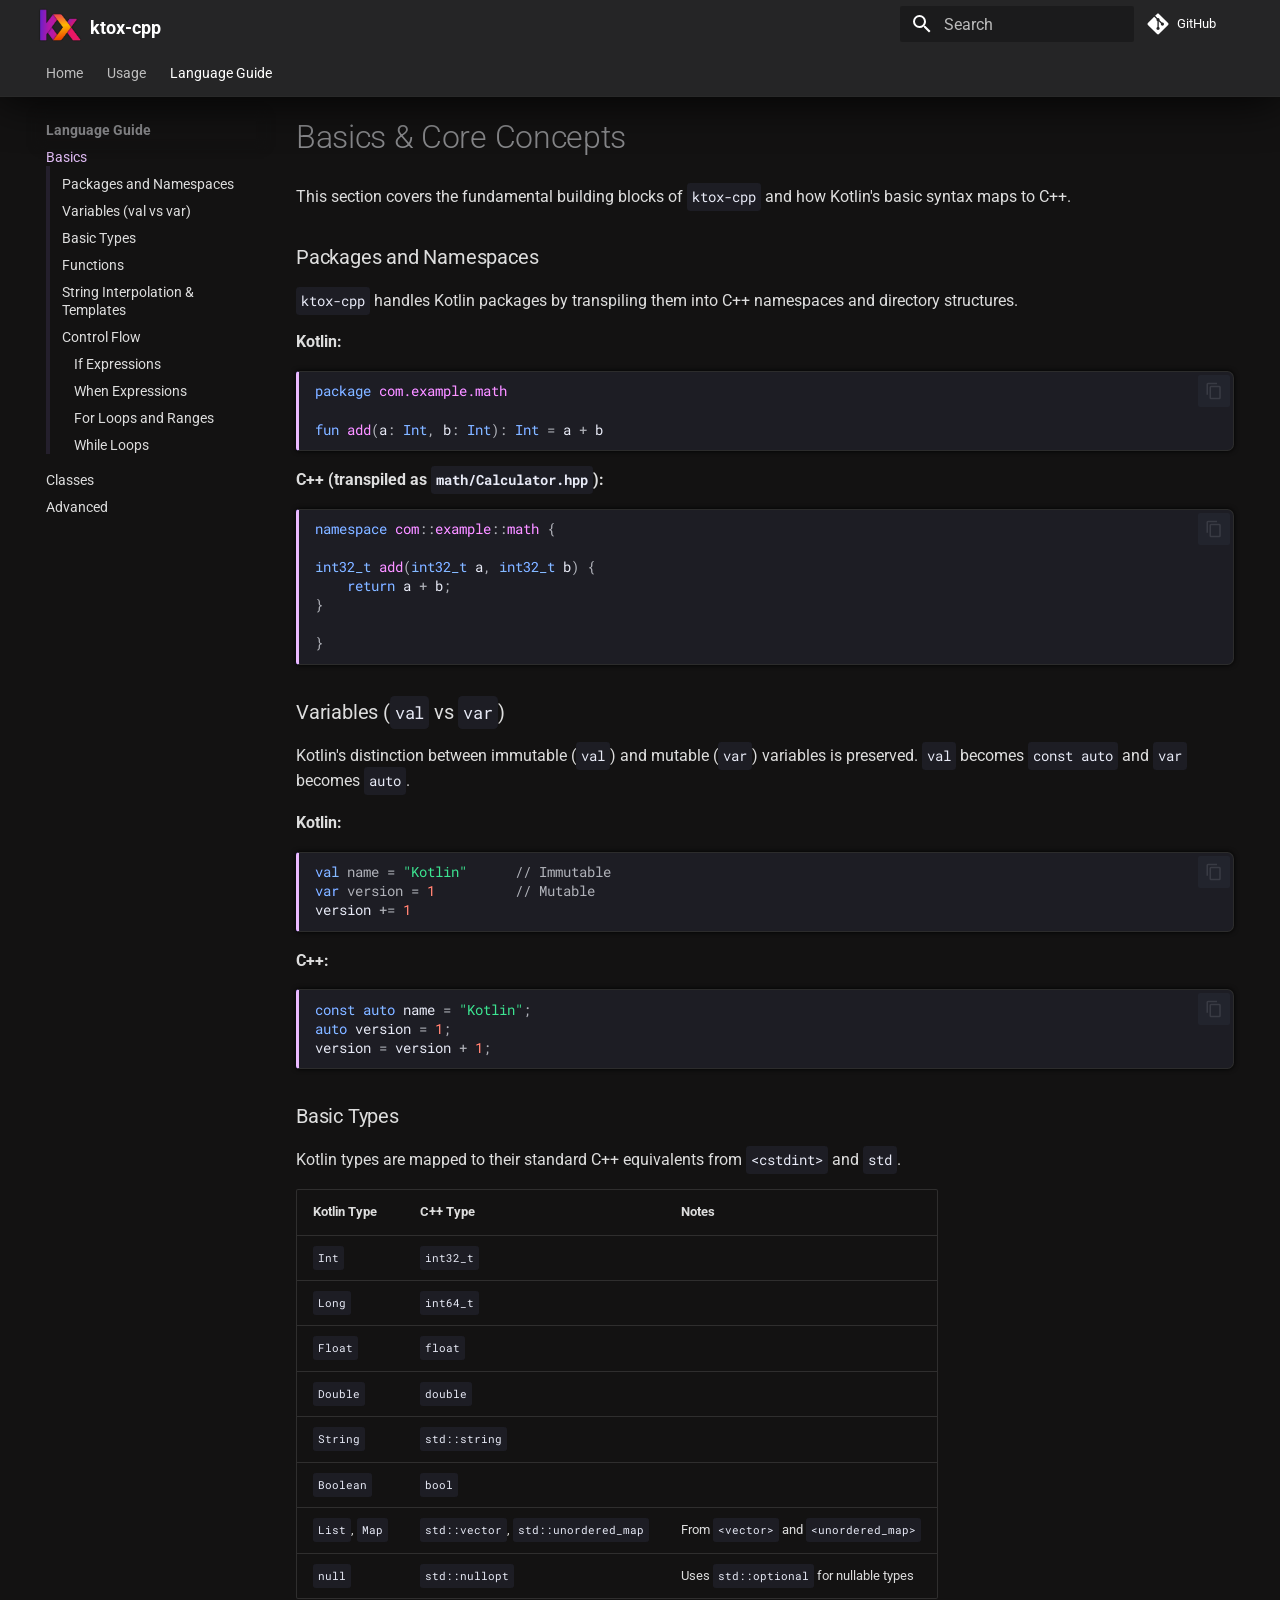
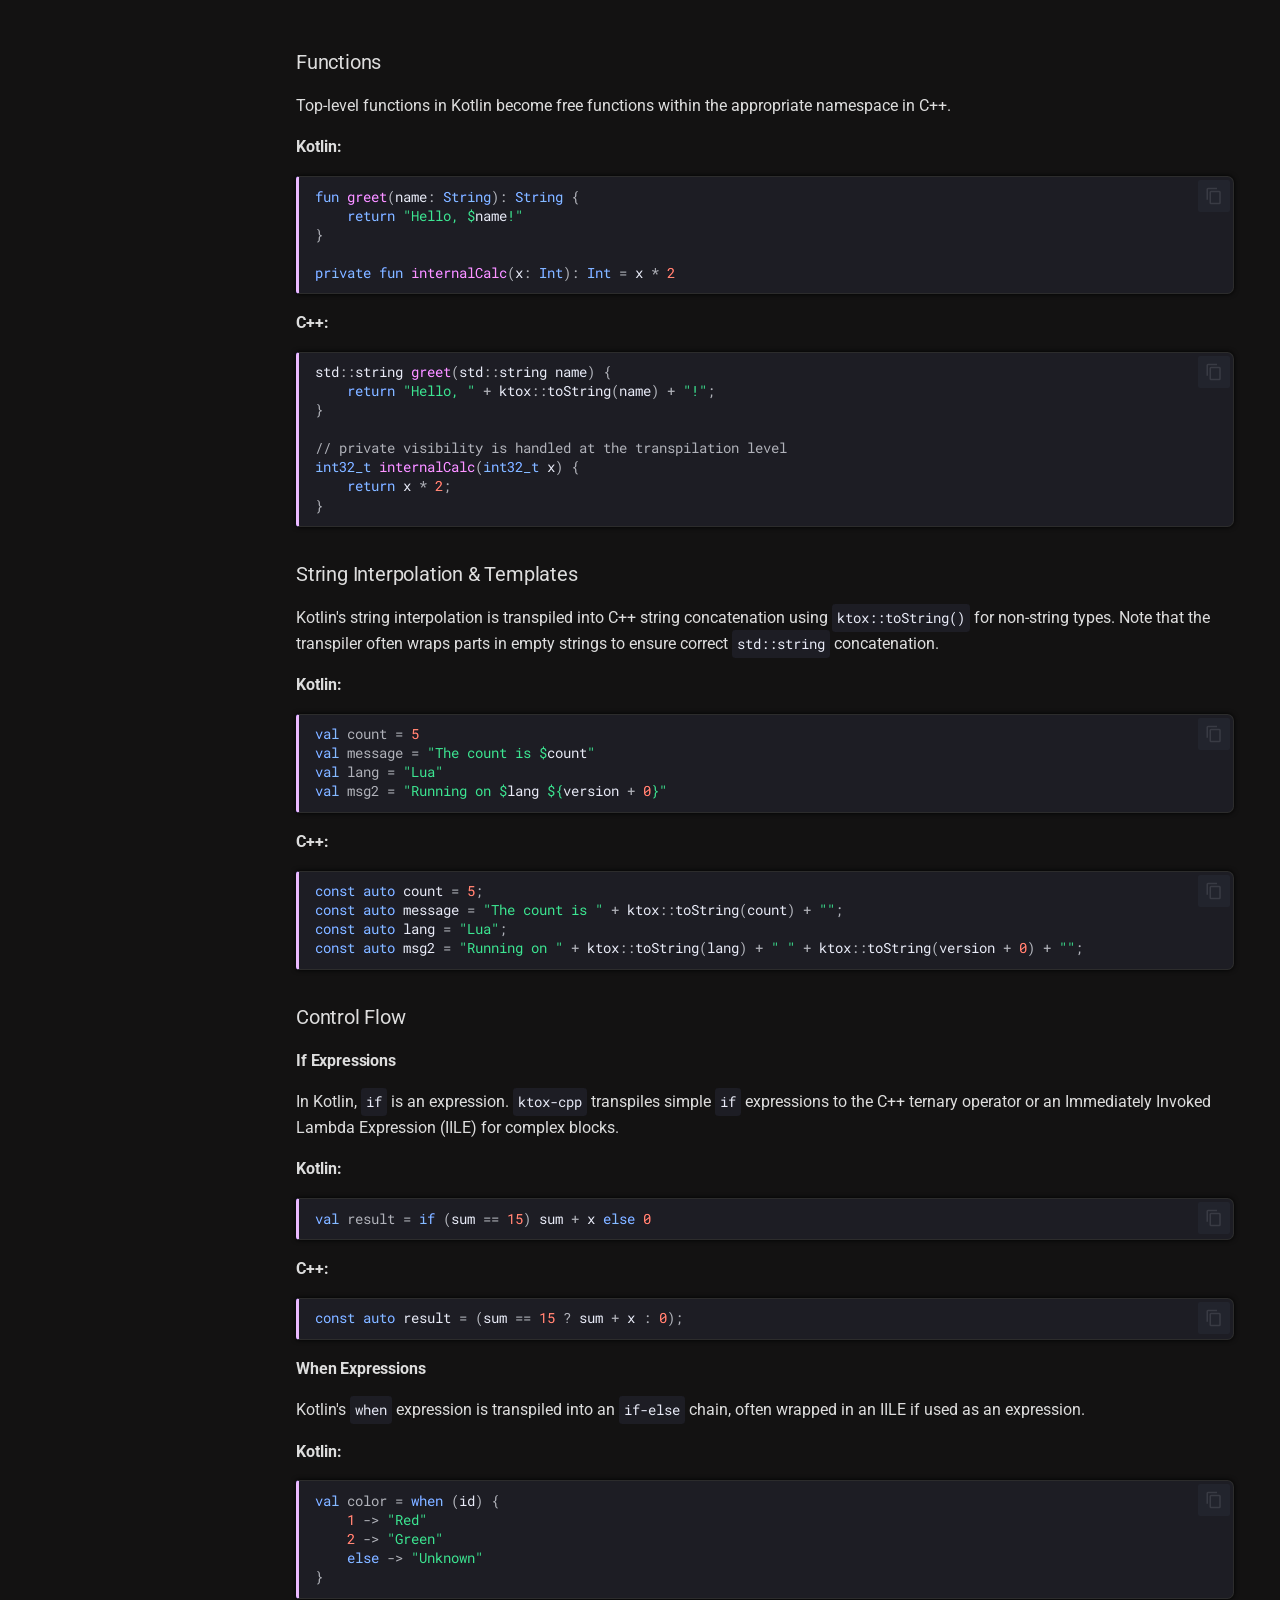
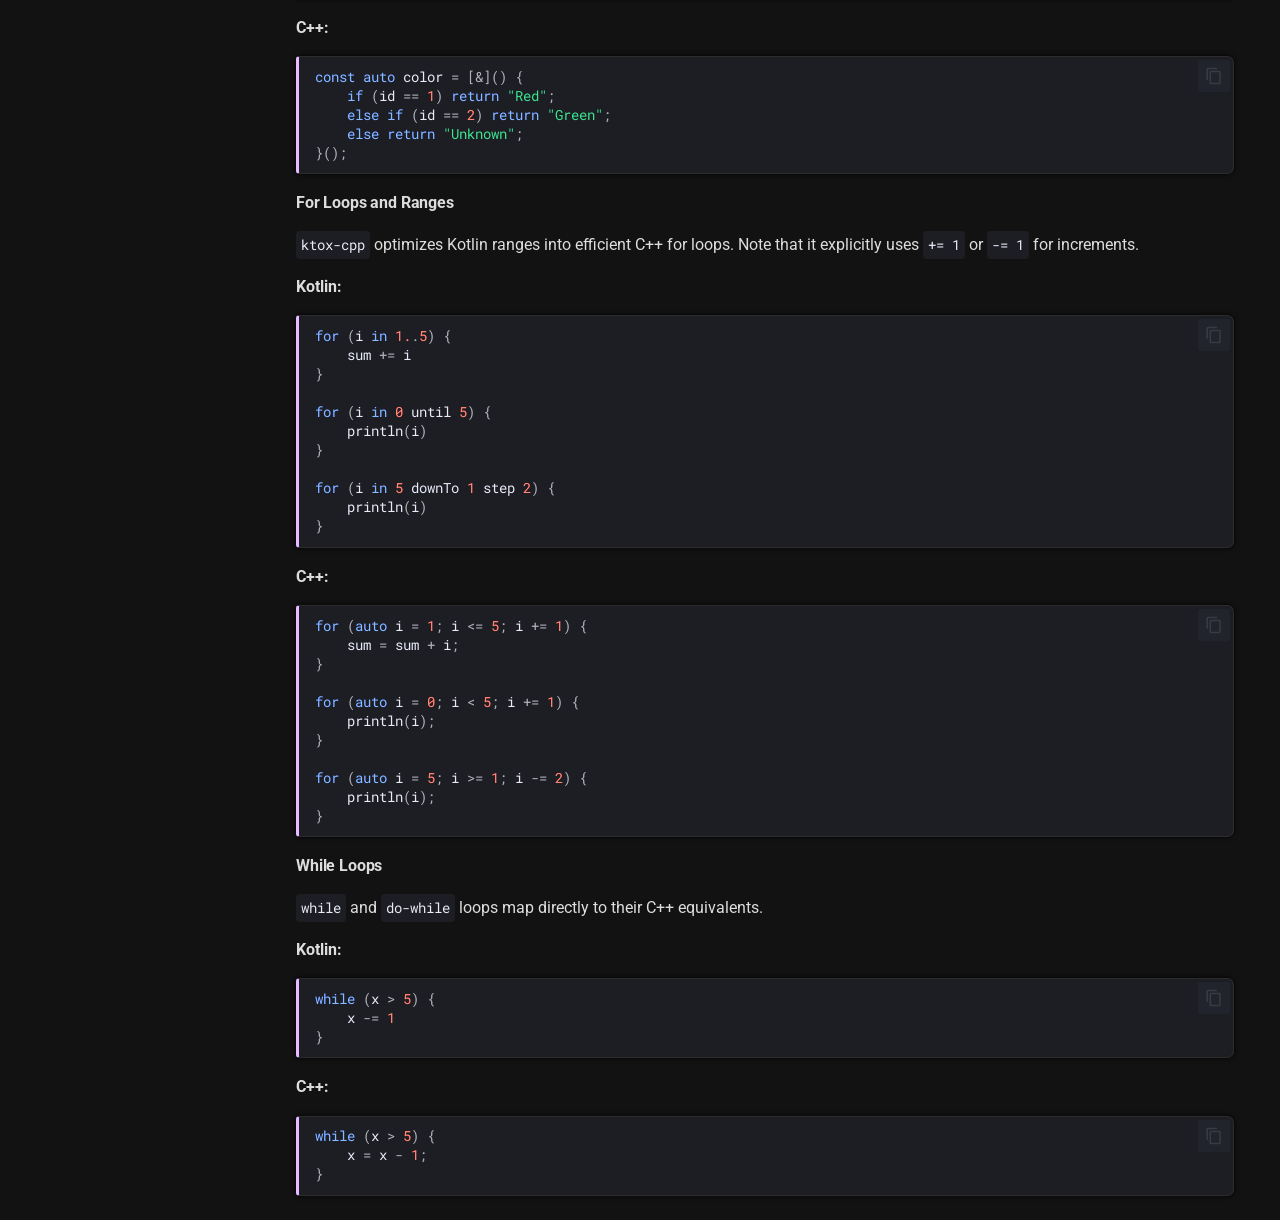
<file: basics/index.html>
<!doctype html>
<html lang="en" class="no-js">
  <head>
    
      <meta charset="utf-8">
      <meta name="viewport" content="width=device-width,initial-scale=1">
      
        <meta name="description" content="Kotlin-to-C++ transpiler — Language Coverage Reference">
      
      
      
        <link rel="canonical" href="https://isycat.github.io/ktox-cpp-docs/basics/">
      
      
        <link rel="prev" href="../usage/">
      
      
        <link rel="next" href="../classes/">
      
      
        
      
      
      <link rel="icon" href="../assets/favicon.png">
      <meta name="generator" content="mkdocs-1.6.1, mkdocs-material-9.7.7">
    
    
      
        <title>Basics - ktox-cpp</title>
      
    
    
      <link rel="stylesheet" href="../assets/stylesheets/main.ec1eaa64.min.css">
      
        
        <link rel="stylesheet" href="../assets/stylesheets/palette.ab4e12ef.min.css">
      
      


    
    
      
    
    
      
        
        
        <link rel="preconnect" href="https://fonts.gstatic.com" crossorigin>
        <link rel="stylesheet" href="https://fonts.googleapis.com/css?family=Roboto:300,300i,400,400i,700,700i%7CRoboto+Mono:400,400i,700,700i&display=fallback">
        <style>:root{--md-text-font:"Roboto";--md-code-font:"Roboto Mono"}</style>
      
    
    
      <link rel="stylesheet" href="../assets/extra.css">
    
    <script>__md_scope=new URL("..",location),__md_hash=e=>[...e].reduce(((e,_)=>(e<<5)-e+_.charCodeAt(0)),0),__md_get=(e,_=localStorage,t=__md_scope)=>JSON.parse(_.getItem(t.pathname+"."+e)),__md_set=(e,_,t=localStorage,a=__md_scope)=>{try{t.setItem(a.pathname+"."+e,JSON.stringify(_))}catch(e){}}</script>
    
      

    
    
  </head>
  
  
    
    
      
    
    
    
    
    <body dir="ltr" data-md-color-scheme="slate" data-md-color-primary="black" data-md-color-accent="custom">
  
    
    <input class="md-toggle" data-md-toggle="drawer" type="checkbox" id="__drawer" autocomplete="off">
    <input class="md-toggle" data-md-toggle="search" type="checkbox" id="__search" autocomplete="off">
    <label class="md-overlay" for="__drawer"></label>
    <div data-md-component="skip">
      
        
        <a href="#basics-core-concepts" class="md-skip">
          Skip to content
        </a>
      
    </div>
    <div data-md-component="announce">
      
    </div>
    
    
      

<header class="md-header" data-md-component="header">
  <nav class="md-header__inner md-grid" aria-label="Header">
    <a href=".." title="ktox-cpp" class="md-header__button md-logo" aria-label="ktox-cpp" data-md-component="logo">
      
  <img src="../assets/ktox.png" alt="logo">

    </a>
    <label class="md-header__button md-icon" for="__drawer">
      
      <svg xmlns="http://www.w3.org/2000/svg" viewBox="0 0 24 24"><path d="M3 6h18v2H3zm0 5h18v2H3zm0 5h18v2H3z"/></svg>
    </label>
    <div class="md-header__title" data-md-component="header-title">
      <div class="md-header__ellipsis">
        <div class="md-header__topic">
          <span class="md-ellipsis">
            ktox-cpp
          </span>
        </div>
        <div class="md-header__topic" data-md-component="header-topic">
          <span class="md-ellipsis">
            
              Basics
            
          </span>
        </div>
      </div>
    </div>
    
      
        <form class="md-header__option" data-md-component="palette">
  
    
    
    
    <input class="md-option" data-md-color-media="" data-md-color-scheme="slate" data-md-color-primary="black" data-md-color-accent="custom"  aria-hidden="true"  type="radio" name="__palette" id="__palette_0">
    
  
</form>
      
    
    
      <script>var palette=__md_get("__palette");if(palette&&palette.color){if("(prefers-color-scheme)"===palette.color.media){var media=matchMedia("(prefers-color-scheme: light)"),input=document.querySelector(media.matches?"[data-md-color-media='(prefers-color-scheme: light)']":"[data-md-color-media='(prefers-color-scheme: dark)']");palette.color.media=input.getAttribute("data-md-color-media"),palette.color.scheme=input.getAttribute("data-md-color-scheme"),palette.color.primary=input.getAttribute("data-md-color-primary"),palette.color.accent=input.getAttribute("data-md-color-accent")}for(var[key,value]of Object.entries(palette.color))document.body.setAttribute("data-md-color-"+key,value)}</script>
    
    
    
      
      
        <label class="md-header__button md-icon" for="__search">
          
          <svg xmlns="http://www.w3.org/2000/svg" viewBox="0 0 24 24"><path d="M9.5 3A6.5 6.5 0 0 1 16 9.5c0 1.61-.59 3.09-1.56 4.23l.27.27h.79l5 5-1.5 1.5-5-5v-.79l-.27-.27A6.52 6.52 0 0 1 9.5 16 6.5 6.5 0 0 1 3 9.5 6.5 6.5 0 0 1 9.5 3m0 2C7 5 5 7 5 9.5S7 14 9.5 14 14 12 14 9.5 12 5 9.5 5"/></svg>
        </label>
        <div class="md-search" data-md-component="search" role="dialog">
  <label class="md-search__overlay" for="__search"></label>
  <div class="md-search__inner" role="search">
    <form class="md-search__form" name="search">
      <input type="text" class="md-search__input" name="query" aria-label="Search" placeholder="Search" autocapitalize="off" autocorrect="off" autocomplete="off" spellcheck="false" data-md-component="search-query" required>
      <label class="md-search__icon md-icon" for="__search">
        
        <svg xmlns="http://www.w3.org/2000/svg" viewBox="0 0 24 24"><path d="M9.5 3A6.5 6.5 0 0 1 16 9.5c0 1.61-.59 3.09-1.56 4.23l.27.27h.79l5 5-1.5 1.5-5-5v-.79l-.27-.27A6.52 6.52 0 0 1 9.5 16 6.5 6.5 0 0 1 3 9.5 6.5 6.5 0 0 1 9.5 3m0 2C7 5 5 7 5 9.5S7 14 9.5 14 14 12 14 9.5 12 5 9.5 5"/></svg>
        
        <svg xmlns="http://www.w3.org/2000/svg" viewBox="0 0 24 24"><path d="M20 11v2H8l5.5 5.5-1.42 1.42L4.16 12l7.92-7.92L13.5 5.5 8 11z"/></svg>
      </label>
      <nav class="md-search__options" aria-label="Search">
        
        <button type="reset" class="md-search__icon md-icon" title="Clear" aria-label="Clear" tabindex="-1">
          
          <svg xmlns="http://www.w3.org/2000/svg" viewBox="0 0 24 24"><path d="M19 6.41 17.59 5 12 10.59 6.41 5 5 6.41 10.59 12 5 17.59 6.41 19 12 13.41 17.59 19 19 17.59 13.41 12z"/></svg>
        </button>
      </nav>
      
    </form>
    <div class="md-search__output">
      <div class="md-search__scrollwrap" tabindex="0" data-md-scrollfix>
        <div class="md-search-result" data-md-component="search-result">
          <div class="md-search-result__meta">
            Initializing search
          </div>
          <ol class="md-search-result__list" role="presentation"></ol>
        </div>
      </div>
    </div>
  </div>
</div>
      
    
    
      <div class="md-header__source">
        <a href="https://github.com/isycat/ktox" title="Go to repository" class="md-source" data-md-component="source">
  <div class="md-source__icon md-icon">
    
    <svg xmlns="http://www.w3.org/2000/svg" viewBox="0 0 448 512"><!--! Font Awesome Free 7.1.0 by @fontawesome - https://fontawesome.com License - https://fontawesome.com/license/free (Icons: CC BY 4.0, Fonts: SIL OFL 1.1, Code: MIT License) Copyright 2025 Fonticons, Inc.--><path d="M439.6 236.1 244 40.5c-5.4-5.5-12.8-8.5-20.4-8.5s-15 3-20.4 8.4L162.5 81l51.5 51.5c27.1-9.1 52.7 16.8 43.4 43.7l49.7 49.7c34.2-11.8 61.2 31 35.5 56.7-26.5 26.5-70.2-2.9-56-37.3L240.3 199v121.9c25.3 12.5 22.3 41.8 9.1 55-6.4 6.4-15.2 10.1-24.3 10.1s-17.8-3.6-24.3-10.1c-17.6-17.6-11.1-46.9 11.2-56v-123c-20.8-8.5-24.6-30.7-18.6-45L142.6 101 8.5 235.1C3 240.6 0 247.9 0 255.5s3 15 8.5 20.4l195.6 195.7c5.4 5.4 12.7 8.4 20.4 8.4s15-3 20.4-8.4l194.7-194.7c5.4-5.4 8.4-12.8 8.4-20.4s-3-15-8.4-20.4"/></svg>
  </div>
  <div class="md-source__repository">
    GitHub
  </div>
</a>
      </div>
    
  </nav>
  
</header>
    
    <div class="md-container" data-md-component="container">
      
      
        
          
            
<nav class="md-tabs" aria-label="Tabs" data-md-component="tabs">
  <div class="md-grid">
    <ul class="md-tabs__list">
      
        
  
  
  
  
    <li class="md-tabs__item">
      <a href=".." class="md-tabs__link">
        
  
  
    
  
  Home

      </a>
    </li>
  

      
        
  
  
  
  
    <li class="md-tabs__item">
      <a href="../usage/" class="md-tabs__link">
        
  
  
    
  
  Usage

      </a>
    </li>
  

      
        
  
  
  
    
  
  
    
    
      <li class="md-tabs__item md-tabs__item--active">
        <a href="./" class="md-tabs__link">
          
  
  
  Language Guide

        </a>
      </li>
    
  

      
    </ul>
  </div>
</nav>
          
        
      
      <main class="md-main" data-md-component="main">
        <div class="md-main__inner md-grid">
          
            
              
              <div class="md-sidebar md-sidebar--primary" data-md-component="sidebar" data-md-type="navigation" >
                <div class="md-sidebar__scrollwrap">
                  <div class="md-sidebar__inner">
                    


  


  

<nav class="md-nav md-nav--primary md-nav--lifted md-nav--integrated" aria-label="Navigation" data-md-level="0">
  <label class="md-nav__title" for="__drawer">
    <a href=".." title="ktox-cpp" class="md-nav__button md-logo" aria-label="ktox-cpp" data-md-component="logo">
      
  <img src="../assets/ktox.png" alt="logo">

    </a>
    ktox-cpp
  </label>
  
    <div class="md-nav__source">
      <a href="https://github.com/isycat/ktox" title="Go to repository" class="md-source" data-md-component="source">
  <div class="md-source__icon md-icon">
    
    <svg xmlns="http://www.w3.org/2000/svg" viewBox="0 0 448 512"><!--! Font Awesome Free 7.1.0 by @fontawesome - https://fontawesome.com License - https://fontawesome.com/license/free (Icons: CC BY 4.0, Fonts: SIL OFL 1.1, Code: MIT License) Copyright 2025 Fonticons, Inc.--><path d="M439.6 236.1 244 40.5c-5.4-5.5-12.8-8.5-20.4-8.5s-15 3-20.4 8.4L162.5 81l51.5 51.5c27.1-9.1 52.7 16.8 43.4 43.7l49.7 49.7c34.2-11.8 61.2 31 35.5 56.7-26.5 26.5-70.2-2.9-56-37.3L240.3 199v121.9c25.3 12.5 22.3 41.8 9.1 55-6.4 6.4-15.2 10.1-24.3 10.1s-17.8-3.6-24.3-10.1c-17.6-17.6-11.1-46.9 11.2-56v-123c-20.8-8.5-24.6-30.7-18.6-45L142.6 101 8.5 235.1C3 240.6 0 247.9 0 255.5s3 15 8.5 20.4l195.6 195.7c5.4 5.4 12.7 8.4 20.4 8.4s15-3 20.4-8.4l194.7-194.7c5.4-5.4 8.4-12.8 8.4-20.4s-3-15-8.4-20.4"/></svg>
  </div>
  <div class="md-source__repository">
    GitHub
  </div>
</a>
    </div>
  
  <ul class="md-nav__list" data-md-scrollfix>
    
      
      
  
  
  
  
    <li class="md-nav__item">
      <a href=".." class="md-nav__link">
        
  
  
  <span class="md-ellipsis">
    
  
    Home
  

    
  </span>
  
  

      </a>
    </li>
  

    
      
      
  
  
  
  
    <li class="md-nav__item">
      <a href="../usage/" class="md-nav__link">
        
  
  
  <span class="md-ellipsis">
    
  
    Usage
  

    
  </span>
  
  

      </a>
    </li>
  

    
      
      
  
  
    
  
  
  
    
    
    
    
      
        
        
      
      
        
      
    
    
    <li class="md-nav__item md-nav__item--active md-nav__item--section md-nav__item--nested">
      
        
        
        <input class="md-nav__toggle md-toggle " type="checkbox" id="__nav_3" checked>
        
          
          <label class="md-nav__link" for="__nav_3" id="__nav_3_label" tabindex="">
            
  
  
  <span class="md-ellipsis">
    
  
    Language Guide
  

    
  </span>
  
  

            <span class="md-nav__icon md-icon"></span>
          </label>
        
        <nav class="md-nav" data-md-level="1" aria-labelledby="__nav_3_label" aria-expanded="true">
          <label class="md-nav__title" for="__nav_3">
            <span class="md-nav__icon md-icon"></span>
            
  
    Language Guide
  

          </label>
          <ul class="md-nav__list" data-md-scrollfix>
            
              
                
  
  
    
  
  
  
    <li class="md-nav__item md-nav__item--active">
      
      <input class="md-nav__toggle md-toggle" type="checkbox" id="__toc">
      
      
        
      
      
        <label class="md-nav__link md-nav__link--active" for="__toc">
          
  
  
  <span class="md-ellipsis">
    
  
    Basics
  

    
  </span>
  
  

          <span class="md-nav__icon md-icon"></span>
        </label>
      
      <a href="./" class="md-nav__link md-nav__link--active">
        
  
  
  <span class="md-ellipsis">
    
  
    Basics
  

    
  </span>
  
  

      </a>
      
        

<nav class="md-nav md-nav--secondary" aria-label="Table of contents">
  
  
  
    
  
  
    <label class="md-nav__title" for="__toc">
      <span class="md-nav__icon md-icon"></span>
      Table of contents
    </label>
    <ul class="md-nav__list" data-md-component="toc" data-md-scrollfix>
      
        <li class="md-nav__item">
  <a href="#packages-and-namespaces" class="md-nav__link">
    <span class="md-ellipsis">
      
        Packages and Namespaces
      
    </span>
  </a>
  
</li>
      
        <li class="md-nav__item">
  <a href="#variables-val-vs-var" class="md-nav__link">
    <span class="md-ellipsis">
      
        Variables (val vs var)
      
    </span>
  </a>
  
</li>
      
        <li class="md-nav__item">
  <a href="#basic-types" class="md-nav__link">
    <span class="md-ellipsis">
      
        Basic Types
      
    </span>
  </a>
  
</li>
      
        <li class="md-nav__item">
  <a href="#functions" class="md-nav__link">
    <span class="md-ellipsis">
      
        Functions
      
    </span>
  </a>
  
</li>
      
        <li class="md-nav__item">
  <a href="#string-interpolation-templates" class="md-nav__link">
    <span class="md-ellipsis">
      
        String Interpolation &amp; Templates
      
    </span>
  </a>
  
</li>
      
        <li class="md-nav__item">
  <a href="#control-flow" class="md-nav__link">
    <span class="md-ellipsis">
      
        Control Flow
      
    </span>
  </a>
  
    <nav class="md-nav" aria-label="Control Flow">
      <ul class="md-nav__list">
        
          <li class="md-nav__item">
  <a href="#if-expressions" class="md-nav__link">
    <span class="md-ellipsis">
      
        If Expressions
      
    </span>
  </a>
  
</li>
        
          <li class="md-nav__item">
  <a href="#when-expressions" class="md-nav__link">
    <span class="md-ellipsis">
      
        When Expressions
      
    </span>
  </a>
  
</li>
        
          <li class="md-nav__item">
  <a href="#for-loops-and-ranges" class="md-nav__link">
    <span class="md-ellipsis">
      
        For Loops and Ranges
      
    </span>
  </a>
  
</li>
        
          <li class="md-nav__item">
  <a href="#while-loops" class="md-nav__link">
    <span class="md-ellipsis">
      
        While Loops
      
    </span>
  </a>
  
</li>
        
      </ul>
    </nav>
  
</li>
      
    </ul>
  
</nav>
      
    </li>
  

              
            
              
                
  
  
  
  
    <li class="md-nav__item">
      <a href="../classes/" class="md-nav__link">
        
  
  
  <span class="md-ellipsis">
    
  
    Classes
  

    
  </span>
  
  

      </a>
    </li>
  

              
            
              
                
  
  
  
  
    <li class="md-nav__item">
      <a href="../advanced/" class="md-nav__link">
        
  
  
  <span class="md-ellipsis">
    
  
    Advanced
  

    
  </span>
  
  

      </a>
    </li>
  

              
            
          </ul>
        </nav>
      
    </li>
  

    
  </ul>
</nav>
                  </div>
                </div>
              </div>
            
            
          
          
            <div class="md-content" data-md-component="content">
              
              <article class="md-content__inner md-typeset">
                
                  


  
  


<h1 id="basics-core-concepts">Basics &amp; Core Concepts<a class="headerlink" href="#basics-core-concepts" title="Permanent link">&para;</a></h1>
<p>This section covers the fundamental building blocks of <code>ktox-cpp</code> and how Kotlin's basic syntax maps to C++.</p>
<h3 id="packages-and-namespaces">Packages and Namespaces<a class="headerlink" href="#packages-and-namespaces" title="Permanent link">&para;</a></h3>
<p><code>ktox-cpp</code> handles Kotlin packages by transpiling them into C++ namespaces and directory structures.</p>
<p><strong>Kotlin:</strong>
<div class="highlight"><pre><span></span><code><span id="True-0-1"><a id="__codelineno-0-1" name="__codelineno-0-1" href="#__codelineno-0-1"></a><span class="k">package</span><span class="w"> </span><span class="nn">com.example.math</span>
</span><span id="True-0-2"><a id="__codelineno-0-2" name="__codelineno-0-2" href="#__codelineno-0-2"></a>
</span><span id="True-0-3"><a id="__codelineno-0-3" name="__codelineno-0-3" href="#__codelineno-0-3"></a><span class="kd">fun</span><span class="w"> </span><span class="nf">add</span><span class="p">(</span><span class="n">a</span><span class="p">:</span><span class="w"> </span><span class="kt">Int</span><span class="p">,</span><span class="w"> </span><span class="n">b</span><span class="p">:</span><span class="w"> </span><span class="kt">Int</span><span class="p">):</span><span class="w"> </span><span class="kt">Int</span><span class="w"> </span><span class="o">=</span><span class="w"> </span><span class="n">a</span><span class="w"> </span><span class="o">+</span><span class="w"> </span><span class="n">b</span>
</span></code></pre></div></p>
<p><strong>C++ (transpiled as <code>math/Calculator.hpp</code>):</strong>
<div class="highlight"><pre><span></span><code><span id="True-1-1"><a id="__codelineno-1-1" name="__codelineno-1-1" href="#__codelineno-1-1"></a><span class="k">namespace</span><span class="w"> </span><span class="nn">com</span><span class="o">::</span><span class="nn">example</span><span class="o">::</span><span class="nn">math</span><span class="w"> </span><span class="p">{</span>
</span><span id="True-1-2"><a id="__codelineno-1-2" name="__codelineno-1-2" href="#__codelineno-1-2"></a>
</span><span id="True-1-3"><a id="__codelineno-1-3" name="__codelineno-1-3" href="#__codelineno-1-3"></a><span class="kt">int32_t</span><span class="w"> </span><span class="nf">add</span><span class="p">(</span><span class="kt">int32_t</span><span class="w"> </span><span class="n">a</span><span class="p">,</span><span class="w"> </span><span class="kt">int32_t</span><span class="w"> </span><span class="n">b</span><span class="p">)</span><span class="w"> </span><span class="p">{</span>
</span><span id="True-1-4"><a id="__codelineno-1-4" name="__codelineno-1-4" href="#__codelineno-1-4"></a><span class="w">    </span><span class="k">return</span><span class="w"> </span><span class="n">a</span><span class="w"> </span><span class="o">+</span><span class="w"> </span><span class="n">b</span><span class="p">;</span>
</span><span id="True-1-5"><a id="__codelineno-1-5" name="__codelineno-1-5" href="#__codelineno-1-5"></a><span class="p">}</span>
</span><span id="True-1-6"><a id="__codelineno-1-6" name="__codelineno-1-6" href="#__codelineno-1-6"></a>
</span><span id="True-1-7"><a id="__codelineno-1-7" name="__codelineno-1-7" href="#__codelineno-1-7"></a><span class="p">}</span>
</span></code></pre></div></p>
<h3 id="variables-val-vs-var">Variables (<code>val</code> vs <code>var</code>)<a class="headerlink" href="#variables-val-vs-var" title="Permanent link">&para;</a></h3>
<p>Kotlin's distinction between immutable (<code>val</code>) and mutable (<code>var</code>) variables is preserved. <code>val</code> becomes <code>const auto</code> and <code>var</code> becomes <code>auto</code>.</p>
<p><strong>Kotlin:</strong>
<div class="highlight"><pre><span></span><code><span id="True-2-1"><a id="__codelineno-2-1" name="__codelineno-2-1" href="#__codelineno-2-1"></a><span class="kd">val</span><span class="w"> </span><span class="nv">name</span><span class="w"> </span><span class="o">=</span><span class="w"> </span><span class="s">&quot;Kotlin&quot;</span><span class="w">      </span><span class="c1">// Immutable</span>
</span><span id="True-2-2"><a id="__codelineno-2-2" name="__codelineno-2-2" href="#__codelineno-2-2"></a><span class="kd">var</span><span class="w"> </span><span class="nv">version</span><span class="w"> </span><span class="o">=</span><span class="w"> </span><span class="m">1</span><span class="w">          </span><span class="c1">// Mutable</span>
</span><span id="True-2-3"><a id="__codelineno-2-3" name="__codelineno-2-3" href="#__codelineno-2-3"></a><span class="n">version</span><span class="w"> </span><span class="o">+=</span><span class="w"> </span><span class="m">1</span>
</span></code></pre></div></p>
<p><strong>C++:</strong>
<div class="highlight"><pre><span></span><code><span id="True-3-1"><a id="__codelineno-3-1" name="__codelineno-3-1" href="#__codelineno-3-1"></a><span class="k">const</span><span class="w"> </span><span class="k">auto</span><span class="w"> </span><span class="n">name</span><span class="w"> </span><span class="o">=</span><span class="w"> </span><span class="s">&quot;Kotlin&quot;</span><span class="p">;</span>
</span><span id="True-3-2"><a id="__codelineno-3-2" name="__codelineno-3-2" href="#__codelineno-3-2"></a><span class="k">auto</span><span class="w"> </span><span class="n">version</span><span class="w"> </span><span class="o">=</span><span class="w"> </span><span class="mi">1</span><span class="p">;</span>
</span><span id="True-3-3"><a id="__codelineno-3-3" name="__codelineno-3-3" href="#__codelineno-3-3"></a><span class="n">version</span><span class="w"> </span><span class="o">=</span><span class="w"> </span><span class="n">version</span><span class="w"> </span><span class="o">+</span><span class="w"> </span><span class="mi">1</span><span class="p">;</span>
</span></code></pre></div></p>
<h3 id="basic-types">Basic Types<a class="headerlink" href="#basic-types" title="Permanent link">&para;</a></h3>
<p>Kotlin types are mapped to their standard C++ equivalents from <code>&lt;cstdint&gt;</code> and <code>std</code>.</p>
<table>
<thead>
<tr>
<th style="text-align: left;">Kotlin Type</th>
<th style="text-align: left;">C++ Type</th>
<th style="text-align: left;">Notes</th>
</tr>
</thead>
<tbody>
<tr>
<td style="text-align: left;"><code>Int</code></td>
<td style="text-align: left;"><code>int32_t</code></td>
<td style="text-align: left;"></td>
</tr>
<tr>
<td style="text-align: left;"><code>Long</code></td>
<td style="text-align: left;"><code>int64_t</code></td>
<td style="text-align: left;"></td>
</tr>
<tr>
<td style="text-align: left;"><code>Float</code></td>
<td style="text-align: left;"><code>float</code></td>
<td style="text-align: left;"></td>
</tr>
<tr>
<td style="text-align: left;"><code>Double</code></td>
<td style="text-align: left;"><code>double</code></td>
<td style="text-align: left;"></td>
</tr>
<tr>
<td style="text-align: left;"><code>String</code></td>
<td style="text-align: left;"><code>std::string</code></td>
<td style="text-align: left;"></td>
</tr>
<tr>
<td style="text-align: left;"><code>Boolean</code></td>
<td style="text-align: left;"><code>bool</code></td>
<td style="text-align: left;"></td>
</tr>
<tr>
<td style="text-align: left;"><code>List</code>, <code>Map</code></td>
<td style="text-align: left;"><code>std::vector</code>, <code>std::unordered_map</code></td>
<td style="text-align: left;">From <code>&lt;vector&gt;</code> and <code>&lt;unordered_map&gt;</code></td>
</tr>
<tr>
<td style="text-align: left;"><code>null</code></td>
<td style="text-align: left;"><code>std::nullopt</code></td>
<td style="text-align: left;">Uses <code>std::optional</code> for nullable types</td>
</tr>
</tbody>
</table>
<h3 id="functions">Functions<a class="headerlink" href="#functions" title="Permanent link">&para;</a></h3>
<p>Top-level functions in Kotlin become free functions within the appropriate namespace in C++.</p>
<p><strong>Kotlin:</strong>
<div class="highlight"><pre><span></span><code><span id="True-4-1"><a id="__codelineno-4-1" name="__codelineno-4-1" href="#__codelineno-4-1"></a><span class="kd">fun</span><span class="w"> </span><span class="nf">greet</span><span class="p">(</span><span class="n">name</span><span class="p">:</span><span class="w"> </span><span class="kt">String</span><span class="p">):</span><span class="w"> </span><span class="kt">String</span><span class="w"> </span><span class="p">{</span>
</span><span id="True-4-2"><a id="__codelineno-4-2" name="__codelineno-4-2" href="#__codelineno-4-2"></a><span class="w">    </span><span class="k">return</span><span class="w"> </span><span class="s">&quot;Hello, </span><span class="si">$</span><span class="n">name</span><span class="s">!&quot;</span>
</span><span id="True-4-3"><a id="__codelineno-4-3" name="__codelineno-4-3" href="#__codelineno-4-3"></a><span class="p">}</span>
</span><span id="True-4-4"><a id="__codelineno-4-4" name="__codelineno-4-4" href="#__codelineno-4-4"></a>
</span><span id="True-4-5"><a id="__codelineno-4-5" name="__codelineno-4-5" href="#__codelineno-4-5"></a><span class="kd">private</span><span class="w"> </span><span class="kd">fun</span><span class="w"> </span><span class="nf">internalCalc</span><span class="p">(</span><span class="n">x</span><span class="p">:</span><span class="w"> </span><span class="kt">Int</span><span class="p">):</span><span class="w"> </span><span class="kt">Int</span><span class="w"> </span><span class="o">=</span><span class="w"> </span><span class="n">x</span><span class="w"> </span><span class="o">*</span><span class="w"> </span><span class="m">2</span>
</span></code></pre></div></p>
<p><strong>C++:</strong>
<div class="highlight"><pre><span></span><code><span id="True-5-1"><a id="__codelineno-5-1" name="__codelineno-5-1" href="#__codelineno-5-1"></a><span class="n">std</span><span class="o">::</span><span class="n">string</span><span class="w"> </span><span class="nf">greet</span><span class="p">(</span><span class="n">std</span><span class="o">::</span><span class="n">string</span><span class="w"> </span><span class="n">name</span><span class="p">)</span><span class="w"> </span><span class="p">{</span>
</span><span id="True-5-2"><a id="__codelineno-5-2" name="__codelineno-5-2" href="#__codelineno-5-2"></a><span class="w">    </span><span class="k">return</span><span class="w"> </span><span class="s">&quot;Hello, &quot;</span><span class="w"> </span><span class="o">+</span><span class="w"> </span><span class="n">ktox</span><span class="o">::</span><span class="n">toString</span><span class="p">(</span><span class="n">name</span><span class="p">)</span><span class="w"> </span><span class="o">+</span><span class="w"> </span><span class="s">&quot;!&quot;</span><span class="p">;</span>
</span><span id="True-5-3"><a id="__codelineno-5-3" name="__codelineno-5-3" href="#__codelineno-5-3"></a><span class="p">}</span>
</span><span id="True-5-4"><a id="__codelineno-5-4" name="__codelineno-5-4" href="#__codelineno-5-4"></a>
</span><span id="True-5-5"><a id="__codelineno-5-5" name="__codelineno-5-5" href="#__codelineno-5-5"></a><span class="c1">// private visibility is handled at the transpilation level</span>
</span><span id="True-5-6"><a id="__codelineno-5-6" name="__codelineno-5-6" href="#__codelineno-5-6"></a><span class="kt">int32_t</span><span class="w"> </span><span class="nf">internalCalc</span><span class="p">(</span><span class="kt">int32_t</span><span class="w"> </span><span class="n">x</span><span class="p">)</span><span class="w"> </span><span class="p">{</span>
</span><span id="True-5-7"><a id="__codelineno-5-7" name="__codelineno-5-7" href="#__codelineno-5-7"></a><span class="w">    </span><span class="k">return</span><span class="w"> </span><span class="n">x</span><span class="w"> </span><span class="o">*</span><span class="w"> </span><span class="mi">2</span><span class="p">;</span>
</span><span id="True-5-8"><a id="__codelineno-5-8" name="__codelineno-5-8" href="#__codelineno-5-8"></a><span class="p">}</span>
</span></code></pre></div></p>
<h3 id="string-interpolation-templates">String Interpolation &amp; Templates<a class="headerlink" href="#string-interpolation-templates" title="Permanent link">&para;</a></h3>
<p>Kotlin's string interpolation is transpiled into C++ string concatenation using <code>ktox::toString()</code> for non-string types. Note that the transpiler often wraps parts in empty strings to ensure correct <code>std::string</code> concatenation.</p>
<p><strong>Kotlin:</strong>
<div class="highlight"><pre><span></span><code><span id="True-6-1"><a id="__codelineno-6-1" name="__codelineno-6-1" href="#__codelineno-6-1"></a><span class="kd">val</span><span class="w"> </span><span class="nv">count</span><span class="w"> </span><span class="o">=</span><span class="w"> </span><span class="m">5</span>
</span><span id="True-6-2"><a id="__codelineno-6-2" name="__codelineno-6-2" href="#__codelineno-6-2"></a><span class="kd">val</span><span class="w"> </span><span class="nv">message</span><span class="w"> </span><span class="o">=</span><span class="w"> </span><span class="s">&quot;The count is </span><span class="si">$</span><span class="n">count</span><span class="s">&quot;</span>
</span><span id="True-6-3"><a id="__codelineno-6-3" name="__codelineno-6-3" href="#__codelineno-6-3"></a><span class="kd">val</span><span class="w"> </span><span class="nv">lang</span><span class="w"> </span><span class="o">=</span><span class="w"> </span><span class="s">&quot;Lua&quot;</span>
</span><span id="True-6-4"><a id="__codelineno-6-4" name="__codelineno-6-4" href="#__codelineno-6-4"></a><span class="kd">val</span><span class="w"> </span><span class="nv">msg2</span><span class="w"> </span><span class="o">=</span><span class="w"> </span><span class="s">&quot;Running on </span><span class="si">$</span><span class="n">lang</span><span class="s"> </span><span class="si">${</span><span class="n">version</span><span class="w"> </span><span class="o">+</span><span class="w"> </span><span class="m">0</span><span class="si">}</span><span class="s">&quot;</span>
</span></code></pre></div></p>
<p><strong>C++:</strong>
<div class="highlight"><pre><span></span><code><span id="True-7-1"><a id="__codelineno-7-1" name="__codelineno-7-1" href="#__codelineno-7-1"></a><span class="k">const</span><span class="w"> </span><span class="k">auto</span><span class="w"> </span><span class="n">count</span><span class="w"> </span><span class="o">=</span><span class="w"> </span><span class="mi">5</span><span class="p">;</span>
</span><span id="True-7-2"><a id="__codelineno-7-2" name="__codelineno-7-2" href="#__codelineno-7-2"></a><span class="k">const</span><span class="w"> </span><span class="k">auto</span><span class="w"> </span><span class="n">message</span><span class="w"> </span><span class="o">=</span><span class="w"> </span><span class="s">&quot;The count is &quot;</span><span class="w"> </span><span class="o">+</span><span class="w"> </span><span class="n">ktox</span><span class="o">::</span><span class="n">toString</span><span class="p">(</span><span class="n">count</span><span class="p">)</span><span class="w"> </span><span class="o">+</span><span class="w"> </span><span class="s">&quot;&quot;</span><span class="p">;</span>
</span><span id="True-7-3"><a id="__codelineno-7-3" name="__codelineno-7-3" href="#__codelineno-7-3"></a><span class="k">const</span><span class="w"> </span><span class="k">auto</span><span class="w"> </span><span class="n">lang</span><span class="w"> </span><span class="o">=</span><span class="w"> </span><span class="s">&quot;Lua&quot;</span><span class="p">;</span>
</span><span id="True-7-4"><a id="__codelineno-7-4" name="__codelineno-7-4" href="#__codelineno-7-4"></a><span class="k">const</span><span class="w"> </span><span class="k">auto</span><span class="w"> </span><span class="n">msg2</span><span class="w"> </span><span class="o">=</span><span class="w"> </span><span class="s">&quot;Running on &quot;</span><span class="w"> </span><span class="o">+</span><span class="w"> </span><span class="n">ktox</span><span class="o">::</span><span class="n">toString</span><span class="p">(</span><span class="n">lang</span><span class="p">)</span><span class="w"> </span><span class="o">+</span><span class="w"> </span><span class="s">&quot; &quot;</span><span class="w"> </span><span class="o">+</span><span class="w"> </span><span class="n">ktox</span><span class="o">::</span><span class="n">toString</span><span class="p">(</span><span class="n">version</span><span class="w"> </span><span class="o">+</span><span class="w"> </span><span class="mi">0</span><span class="p">)</span><span class="w"> </span><span class="o">+</span><span class="w"> </span><span class="s">&quot;&quot;</span><span class="p">;</span>
</span></code></pre></div></p>
<h3 id="control-flow">Control Flow<a class="headerlink" href="#control-flow" title="Permanent link">&para;</a></h3>
<h4 id="if-expressions">If Expressions<a class="headerlink" href="#if-expressions" title="Permanent link">&para;</a></h4>
<p>In Kotlin, <code>if</code> is an expression. <code>ktox-cpp</code> transpiles simple <code>if</code> expressions to the C++ ternary operator or an Immediately Invoked Lambda Expression (IILE) for complex blocks.</p>
<p><strong>Kotlin:</strong>
<div class="highlight"><pre><span></span><code><span id="True-8-1"><a id="__codelineno-8-1" name="__codelineno-8-1" href="#__codelineno-8-1"></a><span class="kd">val</span><span class="w"> </span><span class="nv">result</span><span class="w"> </span><span class="o">=</span><span class="w"> </span><span class="k">if</span><span class="w"> </span><span class="p">(</span><span class="n">sum</span><span class="w"> </span><span class="o">==</span><span class="w"> </span><span class="m">15</span><span class="p">)</span><span class="w"> </span><span class="n">sum</span><span class="w"> </span><span class="o">+</span><span class="w"> </span><span class="n">x</span><span class="w"> </span><span class="k">else</span><span class="w"> </span><span class="m">0</span>
</span></code></pre></div></p>
<p><strong>C++:</strong>
<div class="highlight"><pre><span></span><code><span id="True-9-1"><a id="__codelineno-9-1" name="__codelineno-9-1" href="#__codelineno-9-1"></a><span class="k">const</span><span class="w"> </span><span class="k">auto</span><span class="w"> </span><span class="n">result</span><span class="w"> </span><span class="o">=</span><span class="w"> </span><span class="p">(</span><span class="n">sum</span><span class="w"> </span><span class="o">==</span><span class="w"> </span><span class="mi">15</span><span class="w"> </span><span class="o">?</span><span class="w"> </span><span class="n">sum</span><span class="w"> </span><span class="o">+</span><span class="w"> </span><span class="n">x</span><span class="w"> </span><span class="o">:</span><span class="w"> </span><span class="mi">0</span><span class="p">);</span>
</span></code></pre></div></p>
<h4 id="when-expressions">When Expressions<a class="headerlink" href="#when-expressions" title="Permanent link">&para;</a></h4>
<p>Kotlin's <code>when</code> expression is transpiled into an <code>if-else</code> chain, often wrapped in an IILE if used as an expression.</p>
<p><strong>Kotlin:</strong>
<div class="highlight"><pre><span></span><code><span id="True-10-1"><a id="__codelineno-10-1" name="__codelineno-10-1" href="#__codelineno-10-1"></a><span class="kd">val</span><span class="w"> </span><span class="nv">color</span><span class="w"> </span><span class="o">=</span><span class="w"> </span><span class="k">when</span><span class="w"> </span><span class="p">(</span><span class="n">id</span><span class="p">)</span><span class="w"> </span><span class="p">{</span>
</span><span id="True-10-2"><a id="__codelineno-10-2" name="__codelineno-10-2" href="#__codelineno-10-2"></a><span class="w">    </span><span class="m">1</span><span class="w"> </span><span class="o">-&gt;</span><span class="w"> </span><span class="s">&quot;Red&quot;</span>
</span><span id="True-10-3"><a id="__codelineno-10-3" name="__codelineno-10-3" href="#__codelineno-10-3"></a><span class="w">    </span><span class="m">2</span><span class="w"> </span><span class="o">-&gt;</span><span class="w"> </span><span class="s">&quot;Green&quot;</span>
</span><span id="True-10-4"><a id="__codelineno-10-4" name="__codelineno-10-4" href="#__codelineno-10-4"></a><span class="w">    </span><span class="k">else</span><span class="w"> </span><span class="o">-&gt;</span><span class="w"> </span><span class="s">&quot;Unknown&quot;</span>
</span><span id="True-10-5"><a id="__codelineno-10-5" name="__codelineno-10-5" href="#__codelineno-10-5"></a><span class="p">}</span>
</span></code></pre></div></p>
<p><strong>C++:</strong>
<div class="highlight"><pre><span></span><code><span id="True-11-1"><a id="__codelineno-11-1" name="__codelineno-11-1" href="#__codelineno-11-1"></a><span class="k">const</span><span class="w"> </span><span class="k">auto</span><span class="w"> </span><span class="n">color</span><span class="w"> </span><span class="o">=</span><span class="w"> </span><span class="p">[</span><span class="o">&amp;</span><span class="p">]()</span><span class="w"> </span><span class="p">{</span>
</span><span id="True-11-2"><a id="__codelineno-11-2" name="__codelineno-11-2" href="#__codelineno-11-2"></a><span class="w">    </span><span class="k">if</span><span class="w"> </span><span class="p">(</span><span class="n">id</span><span class="w"> </span><span class="o">==</span><span class="w"> </span><span class="mi">1</span><span class="p">)</span><span class="w"> </span><span class="k">return</span><span class="w"> </span><span class="s">&quot;Red&quot;</span><span class="p">;</span>
</span><span id="True-11-3"><a id="__codelineno-11-3" name="__codelineno-11-3" href="#__codelineno-11-3"></a><span class="w">    </span><span class="k">else</span><span class="w"> </span><span class="k">if</span><span class="w"> </span><span class="p">(</span><span class="n">id</span><span class="w"> </span><span class="o">==</span><span class="w"> </span><span class="mi">2</span><span class="p">)</span><span class="w"> </span><span class="k">return</span><span class="w"> </span><span class="s">&quot;Green&quot;</span><span class="p">;</span>
</span><span id="True-11-4"><a id="__codelineno-11-4" name="__codelineno-11-4" href="#__codelineno-11-4"></a><span class="w">    </span><span class="k">else</span><span class="w"> </span><span class="k">return</span><span class="w"> </span><span class="s">&quot;Unknown&quot;</span><span class="p">;</span>
</span><span id="True-11-5"><a id="__codelineno-11-5" name="__codelineno-11-5" href="#__codelineno-11-5"></a><span class="p">}();</span>
</span></code></pre></div></p>
<h4 id="for-loops-and-ranges">For Loops and Ranges<a class="headerlink" href="#for-loops-and-ranges" title="Permanent link">&para;</a></h4>
<p><code>ktox-cpp</code> optimizes Kotlin ranges into efficient C++ for loops. Note that it explicitly uses <code>+= 1</code> or <code>-= 1</code> for increments.</p>
<p><strong>Kotlin:</strong>
<div class="highlight"><pre><span></span><code><span id="True-12-1"><a id="__codelineno-12-1" name="__codelineno-12-1" href="#__codelineno-12-1"></a><span class="k">for</span><span class="w"> </span><span class="p">(</span><span class="n">i</span><span class="w"> </span><span class="k">in</span><span class="w"> </span><span class="m">1.</span><span class="p">.</span><span class="m">5</span><span class="p">)</span><span class="w"> </span><span class="p">{</span>
</span><span id="True-12-2"><a id="__codelineno-12-2" name="__codelineno-12-2" href="#__codelineno-12-2"></a><span class="w">    </span><span class="n">sum</span><span class="w"> </span><span class="o">+=</span><span class="w"> </span><span class="n">i</span>
</span><span id="True-12-3"><a id="__codelineno-12-3" name="__codelineno-12-3" href="#__codelineno-12-3"></a><span class="p">}</span>
</span><span id="True-12-4"><a id="__codelineno-12-4" name="__codelineno-12-4" href="#__codelineno-12-4"></a>
</span><span id="True-12-5"><a id="__codelineno-12-5" name="__codelineno-12-5" href="#__codelineno-12-5"></a><span class="k">for</span><span class="w"> </span><span class="p">(</span><span class="n">i</span><span class="w"> </span><span class="k">in</span><span class="w"> </span><span class="m">0</span><span class="w"> </span><span class="n">until</span><span class="w"> </span><span class="m">5</span><span class="p">)</span><span class="w"> </span><span class="p">{</span>
</span><span id="True-12-6"><a id="__codelineno-12-6" name="__codelineno-12-6" href="#__codelineno-12-6"></a><span class="w">    </span><span class="n">println</span><span class="p">(</span><span class="n">i</span><span class="p">)</span>
</span><span id="True-12-7"><a id="__codelineno-12-7" name="__codelineno-12-7" href="#__codelineno-12-7"></a><span class="p">}</span>
</span><span id="True-12-8"><a id="__codelineno-12-8" name="__codelineno-12-8" href="#__codelineno-12-8"></a>
</span><span id="True-12-9"><a id="__codelineno-12-9" name="__codelineno-12-9" href="#__codelineno-12-9"></a><span class="k">for</span><span class="w"> </span><span class="p">(</span><span class="n">i</span><span class="w"> </span><span class="k">in</span><span class="w"> </span><span class="m">5</span><span class="w"> </span><span class="n">downTo</span><span class="w"> </span><span class="m">1</span><span class="w"> </span><span class="n">step</span><span class="w"> </span><span class="m">2</span><span class="p">)</span><span class="w"> </span><span class="p">{</span>
</span><span id="True-12-10"><a id="__codelineno-12-10" name="__codelineno-12-10" href="#__codelineno-12-10"></a><span class="w">    </span><span class="n">println</span><span class="p">(</span><span class="n">i</span><span class="p">)</span>
</span><span id="True-12-11"><a id="__codelineno-12-11" name="__codelineno-12-11" href="#__codelineno-12-11"></a><span class="p">}</span>
</span></code></pre></div></p>
<p><strong>C++:</strong>
<div class="highlight"><pre><span></span><code><span id="True-13-1"><a id="__codelineno-13-1" name="__codelineno-13-1" href="#__codelineno-13-1"></a><span class="k">for</span><span class="w"> </span><span class="p">(</span><span class="k">auto</span><span class="w"> </span><span class="n">i</span><span class="w"> </span><span class="o">=</span><span class="w"> </span><span class="mi">1</span><span class="p">;</span><span class="w"> </span><span class="n">i</span><span class="w"> </span><span class="o">&lt;=</span><span class="w"> </span><span class="mi">5</span><span class="p">;</span><span class="w"> </span><span class="n">i</span><span class="w"> </span><span class="o">+=</span><span class="w"> </span><span class="mi">1</span><span class="p">)</span><span class="w"> </span><span class="p">{</span>
</span><span id="True-13-2"><a id="__codelineno-13-2" name="__codelineno-13-2" href="#__codelineno-13-2"></a><span class="w">    </span><span class="n">sum</span><span class="w"> </span><span class="o">=</span><span class="w"> </span><span class="n">sum</span><span class="w"> </span><span class="o">+</span><span class="w"> </span><span class="n">i</span><span class="p">;</span>
</span><span id="True-13-3"><a id="__codelineno-13-3" name="__codelineno-13-3" href="#__codelineno-13-3"></a><span class="p">}</span>
</span><span id="True-13-4"><a id="__codelineno-13-4" name="__codelineno-13-4" href="#__codelineno-13-4"></a>
</span><span id="True-13-5"><a id="__codelineno-13-5" name="__codelineno-13-5" href="#__codelineno-13-5"></a><span class="k">for</span><span class="w"> </span><span class="p">(</span><span class="k">auto</span><span class="w"> </span><span class="n">i</span><span class="w"> </span><span class="o">=</span><span class="w"> </span><span class="mi">0</span><span class="p">;</span><span class="w"> </span><span class="n">i</span><span class="w"> </span><span class="o">&lt;</span><span class="w"> </span><span class="mi">5</span><span class="p">;</span><span class="w"> </span><span class="n">i</span><span class="w"> </span><span class="o">+=</span><span class="w"> </span><span class="mi">1</span><span class="p">)</span><span class="w"> </span><span class="p">{</span>
</span><span id="True-13-6"><a id="__codelineno-13-6" name="__codelineno-13-6" href="#__codelineno-13-6"></a><span class="w">    </span><span class="n">println</span><span class="p">(</span><span class="n">i</span><span class="p">);</span>
</span><span id="True-13-7"><a id="__codelineno-13-7" name="__codelineno-13-7" href="#__codelineno-13-7"></a><span class="p">}</span>
</span><span id="True-13-8"><a id="__codelineno-13-8" name="__codelineno-13-8" href="#__codelineno-13-8"></a>
</span><span id="True-13-9"><a id="__codelineno-13-9" name="__codelineno-13-9" href="#__codelineno-13-9"></a><span class="k">for</span><span class="w"> </span><span class="p">(</span><span class="k">auto</span><span class="w"> </span><span class="n">i</span><span class="w"> </span><span class="o">=</span><span class="w"> </span><span class="mi">5</span><span class="p">;</span><span class="w"> </span><span class="n">i</span><span class="w"> </span><span class="o">&gt;=</span><span class="w"> </span><span class="mi">1</span><span class="p">;</span><span class="w"> </span><span class="n">i</span><span class="w"> </span><span class="o">-=</span><span class="w"> </span><span class="mi">2</span><span class="p">)</span><span class="w"> </span><span class="p">{</span>
</span><span id="True-13-10"><a id="__codelineno-13-10" name="__codelineno-13-10" href="#__codelineno-13-10"></a><span class="w">    </span><span class="n">println</span><span class="p">(</span><span class="n">i</span><span class="p">);</span>
</span><span id="True-13-11"><a id="__codelineno-13-11" name="__codelineno-13-11" href="#__codelineno-13-11"></a><span class="p">}</span>
</span></code></pre></div></p>
<h4 id="while-loops">While Loops<a class="headerlink" href="#while-loops" title="Permanent link">&para;</a></h4>
<p><code>while</code> and <code>do-while</code> loops map directly to their C++ equivalents.</p>
<p><strong>Kotlin:</strong>
<div class="highlight"><pre><span></span><code><span id="True-14-1"><a id="__codelineno-14-1" name="__codelineno-14-1" href="#__codelineno-14-1"></a><span class="k">while</span><span class="w"> </span><span class="p">(</span><span class="n">x</span><span class="w"> </span><span class="o">&gt;</span><span class="w"> </span><span class="m">5</span><span class="p">)</span><span class="w"> </span><span class="p">{</span>
</span><span id="True-14-2"><a id="__codelineno-14-2" name="__codelineno-14-2" href="#__codelineno-14-2"></a><span class="w">    </span><span class="n">x</span><span class="w"> </span><span class="o">-=</span><span class="w"> </span><span class="m">1</span>
</span><span id="True-14-3"><a id="__codelineno-14-3" name="__codelineno-14-3" href="#__codelineno-14-3"></a><span class="p">}</span>
</span></code></pre></div></p>
<p><strong>C++:</strong>
<div class="highlight"><pre><span></span><code><span id="True-15-1"><a id="__codelineno-15-1" name="__codelineno-15-1" href="#__codelineno-15-1"></a><span class="k">while</span><span class="w"> </span><span class="p">(</span><span class="n">x</span><span class="w"> </span><span class="o">&gt;</span><span class="w"> </span><span class="mi">5</span><span class="p">)</span><span class="w"> </span><span class="p">{</span>
</span><span id="True-15-2"><a id="__codelineno-15-2" name="__codelineno-15-2" href="#__codelineno-15-2"></a><span class="w">    </span><span class="n">x</span><span class="w"> </span><span class="o">=</span><span class="w"> </span><span class="n">x</span><span class="w"> </span><span class="o">-</span><span class="w"> </span><span class="mi">1</span><span class="p">;</span>
</span><span id="True-15-3"><a id="__codelineno-15-3" name="__codelineno-15-3" href="#__codelineno-15-3"></a><span class="p">}</span>
</span></code></pre></div></p>












                
              </article>
            </div>
          
          
<script>var target=document.getElementById(location.hash.slice(1));target&&target.name&&(target.checked=target.name.startsWith("__tabbed_"))</script>
        </div>
        
          <button type="button" class="md-top md-icon" data-md-component="top" hidden>
  
  <svg xmlns="http://www.w3.org/2000/svg" viewBox="0 0 24 24"><path d="M13 20h-2V8l-5.5 5.5-1.42-1.42L12 4.16l7.92 7.92-1.42 1.42L13 8z"/></svg>
  Back to top
</button>
        
      </main>
      
        <footer class="md-footer">
  
  <div class="md-footer-meta md-typeset">
    <div class="md-footer-meta__inner md-grid">
      <div class="md-copyright">
  
  
    Made with
    <a href="https://squidfunk.github.io/mkdocs-material/" target="_blank" rel="noopener">
      Material for MkDocs
    </a>
  
</div>
      
    </div>
  </div>
</footer>
      
    </div>
    <div class="md-dialog" data-md-component="dialog">
      <div class="md-dialog__inner md-typeset"></div>
    </div>
    
    
    
      
      
      <script id="__config" type="application/json">{"annotate": null, "base": "..", "features": ["navigation.tabs", "navigation.sections", "navigation.expand", "toc.integrate", "toc.follow", "navigation.top", "search.highlight", "content.code.copy"], "search": "../assets/javascripts/workers/search.2c215733.min.js", "tags": null, "translations": {"clipboard.copied": "Copied to clipboard", "clipboard.copy": "Copy to clipboard", "search.result.more.one": "1 more on this page", "search.result.more.other": "# more on this page", "search.result.none": "No matching documents", "search.result.one": "1 matching document", "search.result.other": "# matching documents", "search.result.placeholder": "Type to start searching", "search.result.term.missing": "Missing", "select.version": "Select version"}, "version": null}</script>
    
    
      <script src="../assets/javascripts/bundle.d7400e89.min.js"></script>
      
        <script src="../assets/extra.js"></script>
      
    
  </body>
</html>
</file>
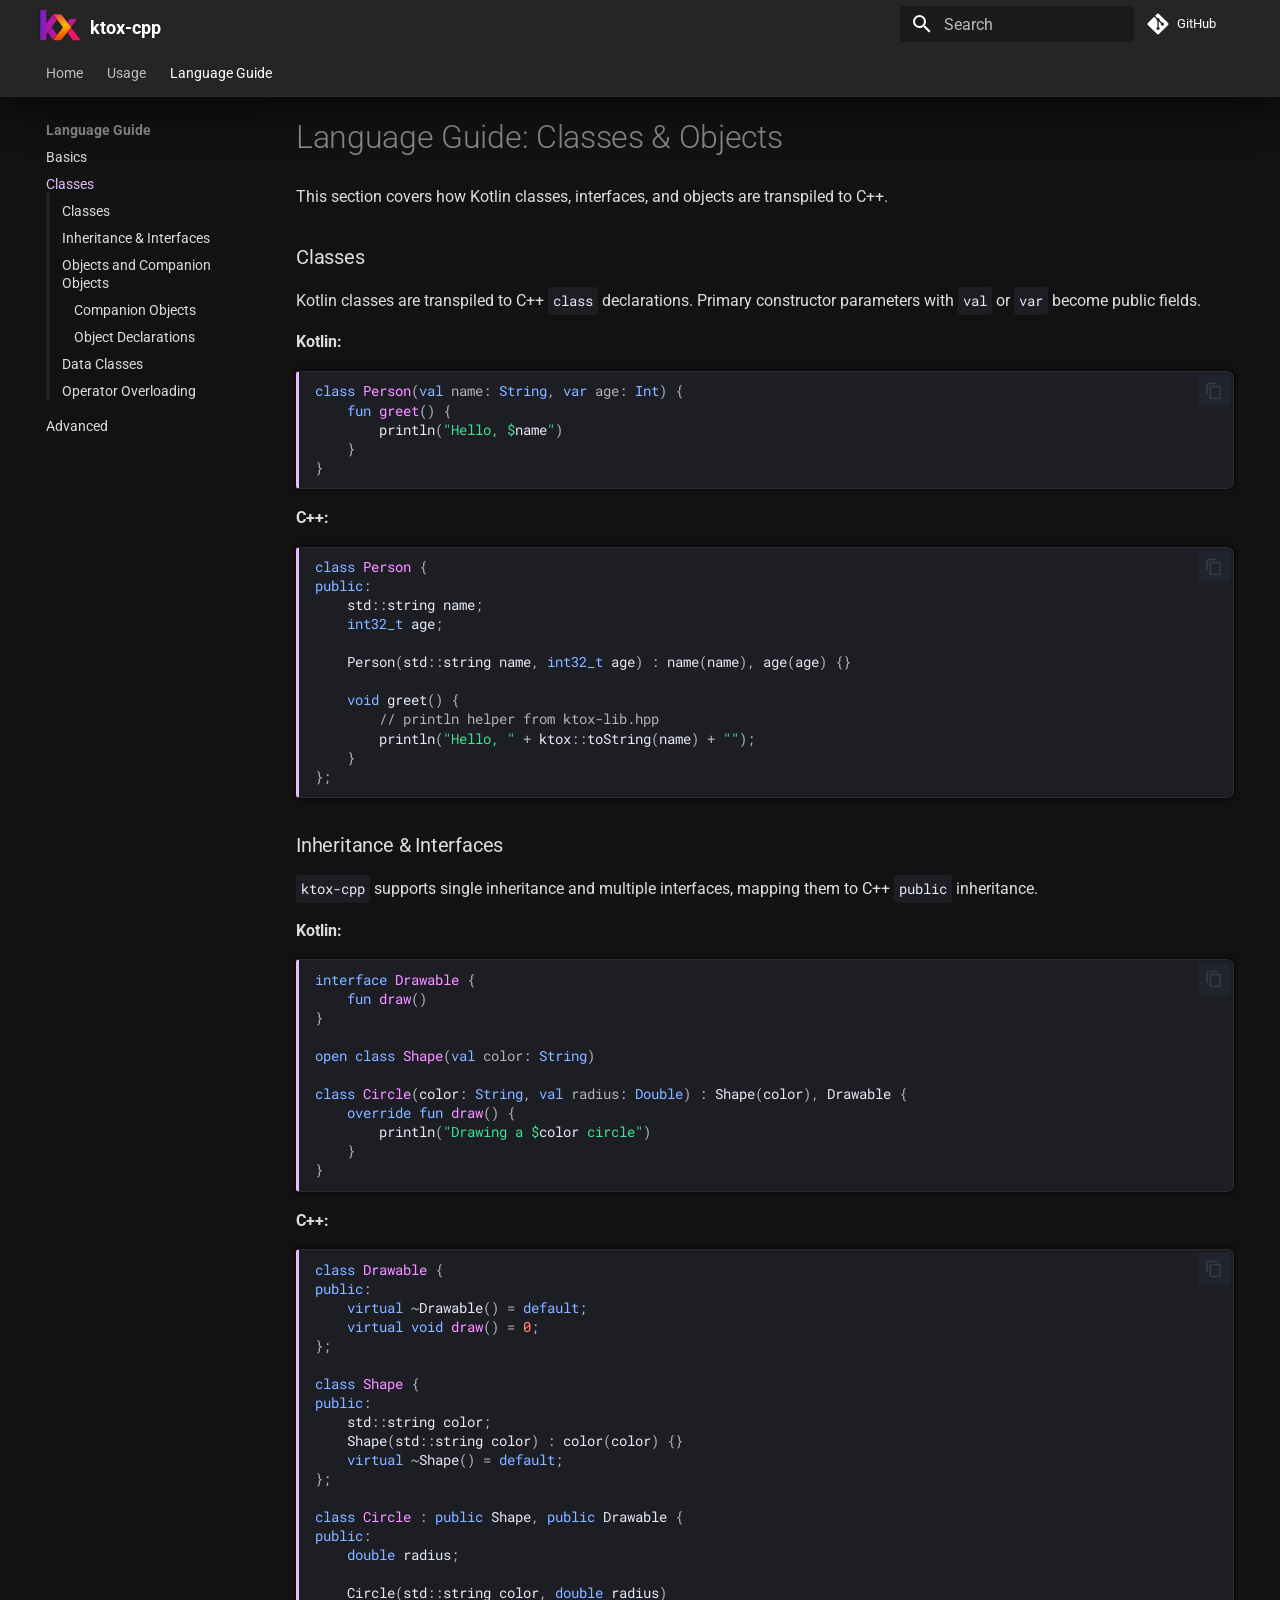
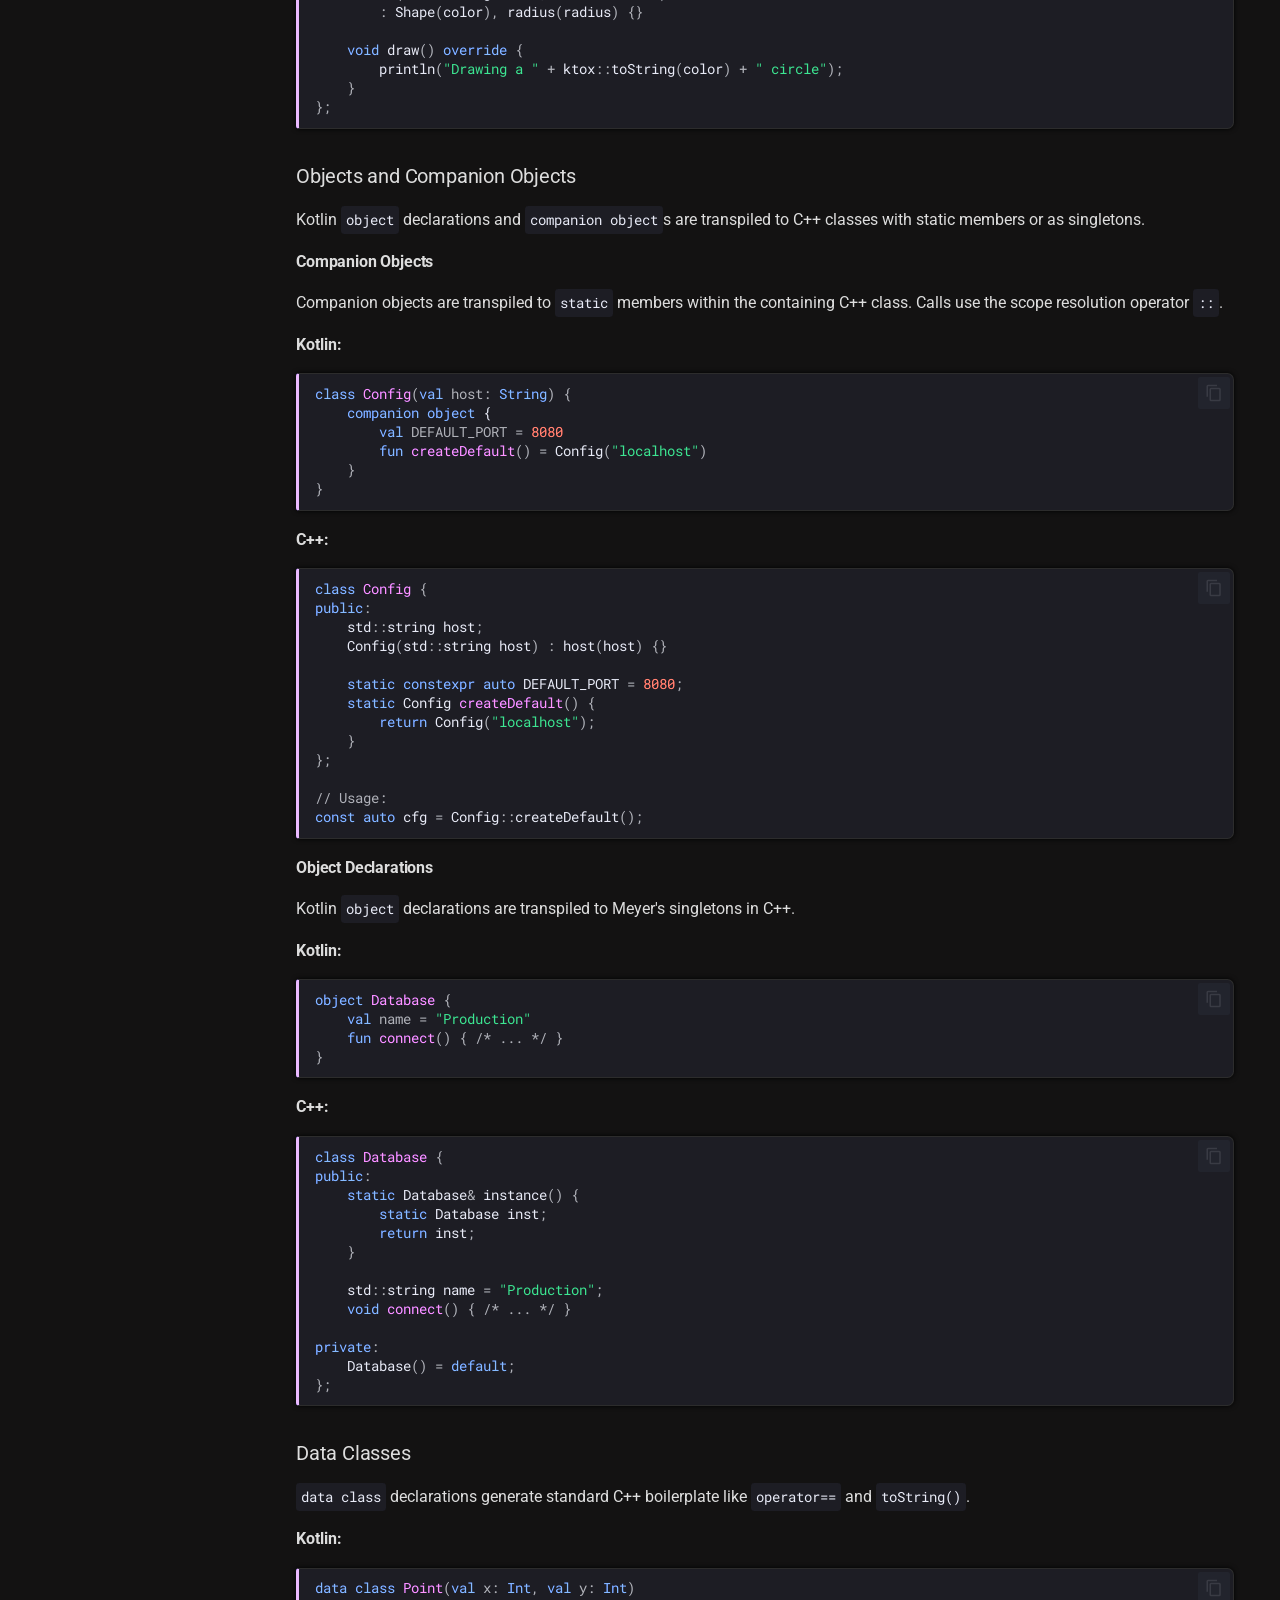
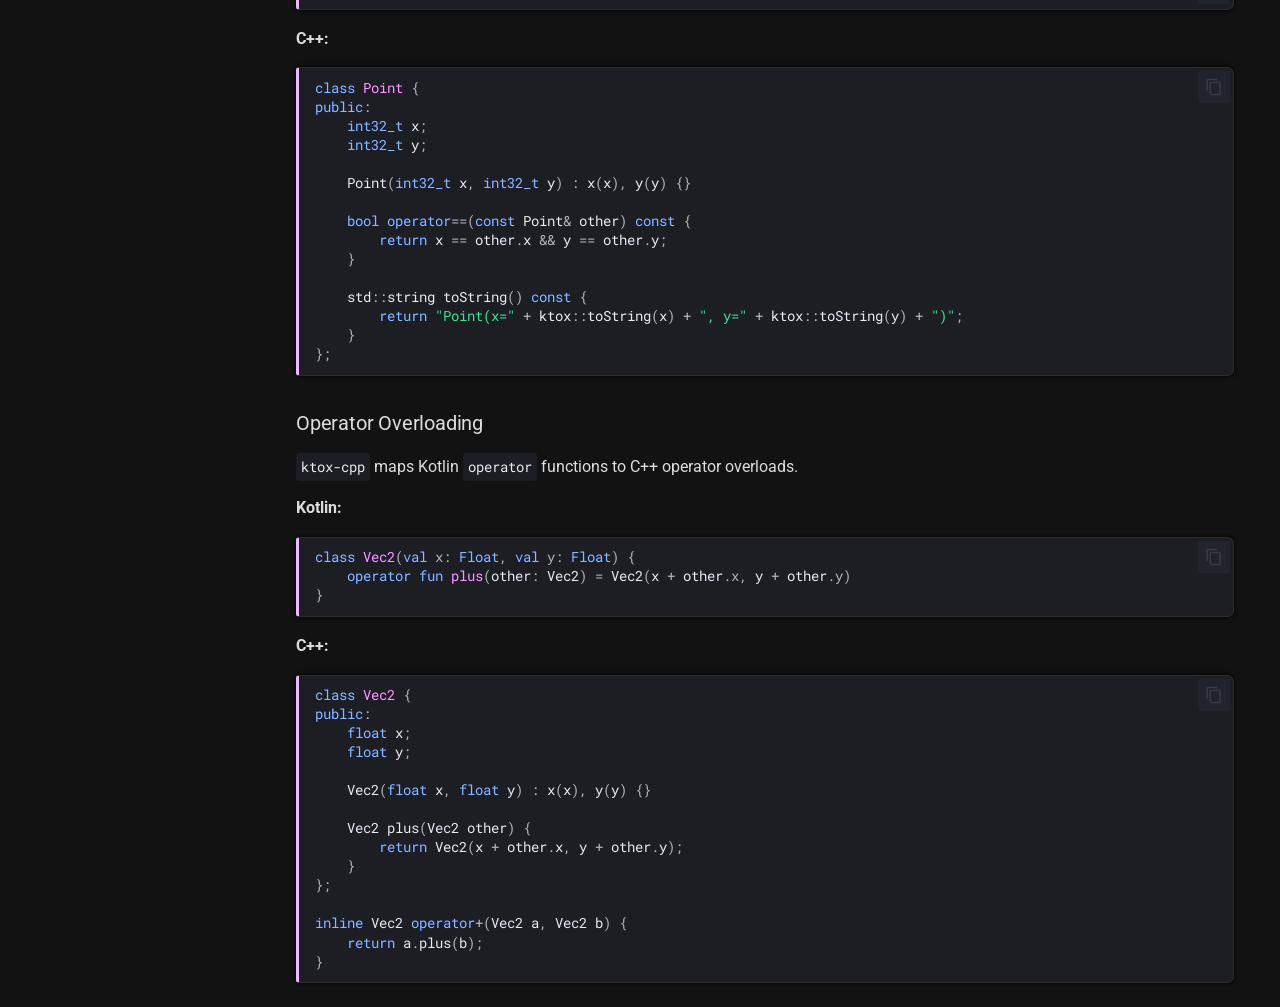
<file: classes/index.html>
<!doctype html>
<html lang="en" class="no-js">
  <head>
    
      <meta charset="utf-8">
      <meta name="viewport" content="width=device-width,initial-scale=1">
      
        <meta name="description" content="Kotlin-to-C++ transpiler — Language Coverage Reference">
      
      
      
        <link rel="canonical" href="https://isycat.github.io/ktox-cpp-docs/classes/">
      
      
        <link rel="prev" href="../basics/">
      
      
        <link rel="next" href="../advanced/">
      
      
        
      
      
      <link rel="icon" href="../assets/favicon.png">
      <meta name="generator" content="mkdocs-1.6.1, mkdocs-material-9.7.7">
    
    
      
        <title>Classes - ktox-cpp</title>
      
    
    
      <link rel="stylesheet" href="../assets/stylesheets/main.ec1eaa64.min.css">
      
        
        <link rel="stylesheet" href="../assets/stylesheets/palette.ab4e12ef.min.css">
      
      


    
    
      
    
    
      
        
        
        <link rel="preconnect" href="https://fonts.gstatic.com" crossorigin>
        <link rel="stylesheet" href="https://fonts.googleapis.com/css?family=Roboto:300,300i,400,400i,700,700i%7CRoboto+Mono:400,400i,700,700i&display=fallback">
        <style>:root{--md-text-font:"Roboto";--md-code-font:"Roboto Mono"}</style>
      
    
    
      <link rel="stylesheet" href="../assets/extra.css">
    
    <script>__md_scope=new URL("..",location),__md_hash=e=>[...e].reduce(((e,_)=>(e<<5)-e+_.charCodeAt(0)),0),__md_get=(e,_=localStorage,t=__md_scope)=>JSON.parse(_.getItem(t.pathname+"."+e)),__md_set=(e,_,t=localStorage,a=__md_scope)=>{try{t.setItem(a.pathname+"."+e,JSON.stringify(_))}catch(e){}}</script>
    
      

    
    
  </head>
  
  
    
    
      
    
    
    
    
    <body dir="ltr" data-md-color-scheme="slate" data-md-color-primary="black" data-md-color-accent="custom">
  
    
    <input class="md-toggle" data-md-toggle="drawer" type="checkbox" id="__drawer" autocomplete="off">
    <input class="md-toggle" data-md-toggle="search" type="checkbox" id="__search" autocomplete="off">
    <label class="md-overlay" for="__drawer"></label>
    <div data-md-component="skip">
      
        
        <a href="#language-guide-classes-objects" class="md-skip">
          Skip to content
        </a>
      
    </div>
    <div data-md-component="announce">
      
    </div>
    
    
      

<header class="md-header" data-md-component="header">
  <nav class="md-header__inner md-grid" aria-label="Header">
    <a href=".." title="ktox-cpp" class="md-header__button md-logo" aria-label="ktox-cpp" data-md-component="logo">
      
  <img src="../assets/ktox.png" alt="logo">

    </a>
    <label class="md-header__button md-icon" for="__drawer">
      
      <svg xmlns="http://www.w3.org/2000/svg" viewBox="0 0 24 24"><path d="M3 6h18v2H3zm0 5h18v2H3zm0 5h18v2H3z"/></svg>
    </label>
    <div class="md-header__title" data-md-component="header-title">
      <div class="md-header__ellipsis">
        <div class="md-header__topic">
          <span class="md-ellipsis">
            ktox-cpp
          </span>
        </div>
        <div class="md-header__topic" data-md-component="header-topic">
          <span class="md-ellipsis">
            
              Classes
            
          </span>
        </div>
      </div>
    </div>
    
      
        <form class="md-header__option" data-md-component="palette">
  
    
    
    
    <input class="md-option" data-md-color-media="" data-md-color-scheme="slate" data-md-color-primary="black" data-md-color-accent="custom"  aria-hidden="true"  type="radio" name="__palette" id="__palette_0">
    
  
</form>
      
    
    
      <script>var palette=__md_get("__palette");if(palette&&palette.color){if("(prefers-color-scheme)"===palette.color.media){var media=matchMedia("(prefers-color-scheme: light)"),input=document.querySelector(media.matches?"[data-md-color-media='(prefers-color-scheme: light)']":"[data-md-color-media='(prefers-color-scheme: dark)']");palette.color.media=input.getAttribute("data-md-color-media"),palette.color.scheme=input.getAttribute("data-md-color-scheme"),palette.color.primary=input.getAttribute("data-md-color-primary"),palette.color.accent=input.getAttribute("data-md-color-accent")}for(var[key,value]of Object.entries(palette.color))document.body.setAttribute("data-md-color-"+key,value)}</script>
    
    
    
      
      
        <label class="md-header__button md-icon" for="__search">
          
          <svg xmlns="http://www.w3.org/2000/svg" viewBox="0 0 24 24"><path d="M9.5 3A6.5 6.5 0 0 1 16 9.5c0 1.61-.59 3.09-1.56 4.23l.27.27h.79l5 5-1.5 1.5-5-5v-.79l-.27-.27A6.52 6.52 0 0 1 9.5 16 6.5 6.5 0 0 1 3 9.5 6.5 6.5 0 0 1 9.5 3m0 2C7 5 5 7 5 9.5S7 14 9.5 14 14 12 14 9.5 12 5 9.5 5"/></svg>
        </label>
        <div class="md-search" data-md-component="search" role="dialog">
  <label class="md-search__overlay" for="__search"></label>
  <div class="md-search__inner" role="search">
    <form class="md-search__form" name="search">
      <input type="text" class="md-search__input" name="query" aria-label="Search" placeholder="Search" autocapitalize="off" autocorrect="off" autocomplete="off" spellcheck="false" data-md-component="search-query" required>
      <label class="md-search__icon md-icon" for="__search">
        
        <svg xmlns="http://www.w3.org/2000/svg" viewBox="0 0 24 24"><path d="M9.5 3A6.5 6.5 0 0 1 16 9.5c0 1.61-.59 3.09-1.56 4.23l.27.27h.79l5 5-1.5 1.5-5-5v-.79l-.27-.27A6.52 6.52 0 0 1 9.5 16 6.5 6.5 0 0 1 3 9.5 6.5 6.5 0 0 1 9.5 3m0 2C7 5 5 7 5 9.5S7 14 9.5 14 14 12 14 9.5 12 5 9.5 5"/></svg>
        
        <svg xmlns="http://www.w3.org/2000/svg" viewBox="0 0 24 24"><path d="M20 11v2H8l5.5 5.5-1.42 1.42L4.16 12l7.92-7.92L13.5 5.5 8 11z"/></svg>
      </label>
      <nav class="md-search__options" aria-label="Search">
        
        <button type="reset" class="md-search__icon md-icon" title="Clear" aria-label="Clear" tabindex="-1">
          
          <svg xmlns="http://www.w3.org/2000/svg" viewBox="0 0 24 24"><path d="M19 6.41 17.59 5 12 10.59 6.41 5 5 6.41 10.59 12 5 17.59 6.41 19 12 13.41 17.59 19 19 17.59 13.41 12z"/></svg>
        </button>
      </nav>
      
    </form>
    <div class="md-search__output">
      <div class="md-search__scrollwrap" tabindex="0" data-md-scrollfix>
        <div class="md-search-result" data-md-component="search-result">
          <div class="md-search-result__meta">
            Initializing search
          </div>
          <ol class="md-search-result__list" role="presentation"></ol>
        </div>
      </div>
    </div>
  </div>
</div>
      
    
    
      <div class="md-header__source">
        <a href="https://github.com/isycat/ktox" title="Go to repository" class="md-source" data-md-component="source">
  <div class="md-source__icon md-icon">
    
    <svg xmlns="http://www.w3.org/2000/svg" viewBox="0 0 448 512"><!--! Font Awesome Free 7.1.0 by @fontawesome - https://fontawesome.com License - https://fontawesome.com/license/free (Icons: CC BY 4.0, Fonts: SIL OFL 1.1, Code: MIT License) Copyright 2025 Fonticons, Inc.--><path d="M439.6 236.1 244 40.5c-5.4-5.5-12.8-8.5-20.4-8.5s-15 3-20.4 8.4L162.5 81l51.5 51.5c27.1-9.1 52.7 16.8 43.4 43.7l49.7 49.7c34.2-11.8 61.2 31 35.5 56.7-26.5 26.5-70.2-2.9-56-37.3L240.3 199v121.9c25.3 12.5 22.3 41.8 9.1 55-6.4 6.4-15.2 10.1-24.3 10.1s-17.8-3.6-24.3-10.1c-17.6-17.6-11.1-46.9 11.2-56v-123c-20.8-8.5-24.6-30.7-18.6-45L142.6 101 8.5 235.1C3 240.6 0 247.9 0 255.5s3 15 8.5 20.4l195.6 195.7c5.4 5.4 12.7 8.4 20.4 8.4s15-3 20.4-8.4l194.7-194.7c5.4-5.4 8.4-12.8 8.4-20.4s-3-15-8.4-20.4"/></svg>
  </div>
  <div class="md-source__repository">
    GitHub
  </div>
</a>
      </div>
    
  </nav>
  
</header>
    
    <div class="md-container" data-md-component="container">
      
      
        
          
            
<nav class="md-tabs" aria-label="Tabs" data-md-component="tabs">
  <div class="md-grid">
    <ul class="md-tabs__list">
      
        
  
  
  
  
    <li class="md-tabs__item">
      <a href=".." class="md-tabs__link">
        
  
  
    
  
  Home

      </a>
    </li>
  

      
        
  
  
  
  
    <li class="md-tabs__item">
      <a href="../usage/" class="md-tabs__link">
        
  
  
    
  
  Usage

      </a>
    </li>
  

      
        
  
  
  
    
  
  
    
    
      <li class="md-tabs__item md-tabs__item--active">
        <a href="../basics/" class="md-tabs__link">
          
  
  
  Language Guide

        </a>
      </li>
    
  

      
    </ul>
  </div>
</nav>
          
        
      
      <main class="md-main" data-md-component="main">
        <div class="md-main__inner md-grid">
          
            
              
              <div class="md-sidebar md-sidebar--primary" data-md-component="sidebar" data-md-type="navigation" >
                <div class="md-sidebar__scrollwrap">
                  <div class="md-sidebar__inner">
                    


  


  

<nav class="md-nav md-nav--primary md-nav--lifted md-nav--integrated" aria-label="Navigation" data-md-level="0">
  <label class="md-nav__title" for="__drawer">
    <a href=".." title="ktox-cpp" class="md-nav__button md-logo" aria-label="ktox-cpp" data-md-component="logo">
      
  <img src="../assets/ktox.png" alt="logo">

    </a>
    ktox-cpp
  </label>
  
    <div class="md-nav__source">
      <a href="https://github.com/isycat/ktox" title="Go to repository" class="md-source" data-md-component="source">
  <div class="md-source__icon md-icon">
    
    <svg xmlns="http://www.w3.org/2000/svg" viewBox="0 0 448 512"><!--! Font Awesome Free 7.1.0 by @fontawesome - https://fontawesome.com License - https://fontawesome.com/license/free (Icons: CC BY 4.0, Fonts: SIL OFL 1.1, Code: MIT License) Copyright 2025 Fonticons, Inc.--><path d="M439.6 236.1 244 40.5c-5.4-5.5-12.8-8.5-20.4-8.5s-15 3-20.4 8.4L162.5 81l51.5 51.5c27.1-9.1 52.7 16.8 43.4 43.7l49.7 49.7c34.2-11.8 61.2 31 35.5 56.7-26.5 26.5-70.2-2.9-56-37.3L240.3 199v121.9c25.3 12.5 22.3 41.8 9.1 55-6.4 6.4-15.2 10.1-24.3 10.1s-17.8-3.6-24.3-10.1c-17.6-17.6-11.1-46.9 11.2-56v-123c-20.8-8.5-24.6-30.7-18.6-45L142.6 101 8.5 235.1C3 240.6 0 247.9 0 255.5s3 15 8.5 20.4l195.6 195.7c5.4 5.4 12.7 8.4 20.4 8.4s15-3 20.4-8.4l194.7-194.7c5.4-5.4 8.4-12.8 8.4-20.4s-3-15-8.4-20.4"/></svg>
  </div>
  <div class="md-source__repository">
    GitHub
  </div>
</a>
    </div>
  
  <ul class="md-nav__list" data-md-scrollfix>
    
      
      
  
  
  
  
    <li class="md-nav__item">
      <a href=".." class="md-nav__link">
        
  
  
  <span class="md-ellipsis">
    
  
    Home
  

    
  </span>
  
  

      </a>
    </li>
  

    
      
      
  
  
  
  
    <li class="md-nav__item">
      <a href="../usage/" class="md-nav__link">
        
  
  
  <span class="md-ellipsis">
    
  
    Usage
  

    
  </span>
  
  

      </a>
    </li>
  

    
      
      
  
  
    
  
  
  
    
    
    
    
      
        
        
      
      
        
      
    
    
    <li class="md-nav__item md-nav__item--active md-nav__item--section md-nav__item--nested">
      
        
        
        <input class="md-nav__toggle md-toggle " type="checkbox" id="__nav_3" checked>
        
          
          <label class="md-nav__link" for="__nav_3" id="__nav_3_label" tabindex="">
            
  
  
  <span class="md-ellipsis">
    
  
    Language Guide
  

    
  </span>
  
  

            <span class="md-nav__icon md-icon"></span>
          </label>
        
        <nav class="md-nav" data-md-level="1" aria-labelledby="__nav_3_label" aria-expanded="true">
          <label class="md-nav__title" for="__nav_3">
            <span class="md-nav__icon md-icon"></span>
            
  
    Language Guide
  

          </label>
          <ul class="md-nav__list" data-md-scrollfix>
            
              
                
  
  
  
  
    <li class="md-nav__item">
      <a href="../basics/" class="md-nav__link">
        
  
  
  <span class="md-ellipsis">
    
  
    Basics
  

    
  </span>
  
  

      </a>
    </li>
  

              
            
              
                
  
  
    
  
  
  
    <li class="md-nav__item md-nav__item--active">
      
      <input class="md-nav__toggle md-toggle" type="checkbox" id="__toc">
      
      
        
      
      
        <label class="md-nav__link md-nav__link--active" for="__toc">
          
  
  
  <span class="md-ellipsis">
    
  
    Classes
  

    
  </span>
  
  

          <span class="md-nav__icon md-icon"></span>
        </label>
      
      <a href="./" class="md-nav__link md-nav__link--active">
        
  
  
  <span class="md-ellipsis">
    
  
    Classes
  

    
  </span>
  
  

      </a>
      
        

<nav class="md-nav md-nav--secondary" aria-label="Table of contents">
  
  
  
    
  
  
    <label class="md-nav__title" for="__toc">
      <span class="md-nav__icon md-icon"></span>
      Table of contents
    </label>
    <ul class="md-nav__list" data-md-component="toc" data-md-scrollfix>
      
        <li class="md-nav__item">
  <a href="#classes" class="md-nav__link">
    <span class="md-ellipsis">
      
        Classes
      
    </span>
  </a>
  
</li>
      
        <li class="md-nav__item">
  <a href="#inheritance-interfaces" class="md-nav__link">
    <span class="md-ellipsis">
      
        Inheritance &amp; Interfaces
      
    </span>
  </a>
  
</li>
      
        <li class="md-nav__item">
  <a href="#objects-and-companion-objects" class="md-nav__link">
    <span class="md-ellipsis">
      
        Objects and Companion Objects
      
    </span>
  </a>
  
    <nav class="md-nav" aria-label="Objects and Companion Objects">
      <ul class="md-nav__list">
        
          <li class="md-nav__item">
  <a href="#companion-objects" class="md-nav__link">
    <span class="md-ellipsis">
      
        Companion Objects
      
    </span>
  </a>
  
</li>
        
          <li class="md-nav__item">
  <a href="#object-declarations" class="md-nav__link">
    <span class="md-ellipsis">
      
        Object Declarations
      
    </span>
  </a>
  
</li>
        
      </ul>
    </nav>
  
</li>
      
        <li class="md-nav__item">
  <a href="#data-classes" class="md-nav__link">
    <span class="md-ellipsis">
      
        Data Classes
      
    </span>
  </a>
  
</li>
      
        <li class="md-nav__item">
  <a href="#operator-overloading" class="md-nav__link">
    <span class="md-ellipsis">
      
        Operator Overloading
      
    </span>
  </a>
  
</li>
      
    </ul>
  
</nav>
      
    </li>
  

              
            
              
                
  
  
  
  
    <li class="md-nav__item">
      <a href="../advanced/" class="md-nav__link">
        
  
  
  <span class="md-ellipsis">
    
  
    Advanced
  

    
  </span>
  
  

      </a>
    </li>
  

              
            
          </ul>
        </nav>
      
    </li>
  

    
  </ul>
</nav>
                  </div>
                </div>
              </div>
            
            
          
          
            <div class="md-content" data-md-component="content">
              
              <article class="md-content__inner md-typeset">
                
                  


  
  


<h1 id="language-guide-classes-objects">Language Guide: Classes &amp; Objects<a class="headerlink" href="#language-guide-classes-objects" title="Permanent link">&para;</a></h1>
<p>This section covers how Kotlin classes, interfaces, and objects are transpiled to C++.</p>
<h3 id="classes">Classes<a class="headerlink" href="#classes" title="Permanent link">&para;</a></h3>
<p>Kotlin classes are transpiled to C++ <code>class</code> declarations. Primary constructor parameters with <code>val</code> or <code>var</code> become public fields.</p>
<p><strong>Kotlin:</strong>
<div class="highlight"><pre><span></span><code><span id="True-0-1"><a id="__codelineno-0-1" name="__codelineno-0-1" href="#__codelineno-0-1"></a><span class="kd">class</span><span class="w"> </span><span class="nc">Person</span><span class="p">(</span><span class="kd">val</span><span class="w"> </span><span class="nv">name</span><span class="p">:</span><span class="w"> </span><span class="kt">String</span><span class="p">,</span><span class="w"> </span><span class="kd">var</span><span class="w"> </span><span class="nv">age</span><span class="p">:</span><span class="w"> </span><span class="kt">Int</span><span class="p">)</span><span class="w"> </span><span class="p">{</span>
</span><span id="True-0-2"><a id="__codelineno-0-2" name="__codelineno-0-2" href="#__codelineno-0-2"></a><span class="w">    </span><span class="kd">fun</span><span class="w"> </span><span class="nf">greet</span><span class="p">()</span><span class="w"> </span><span class="p">{</span>
</span><span id="True-0-3"><a id="__codelineno-0-3" name="__codelineno-0-3" href="#__codelineno-0-3"></a><span class="w">        </span><span class="n">println</span><span class="p">(</span><span class="s">&quot;Hello, </span><span class="si">$</span><span class="n">name</span><span class="s">&quot;</span><span class="p">)</span>
</span><span id="True-0-4"><a id="__codelineno-0-4" name="__codelineno-0-4" href="#__codelineno-0-4"></a><span class="w">    </span><span class="p">}</span>
</span><span id="True-0-5"><a id="__codelineno-0-5" name="__codelineno-0-5" href="#__codelineno-0-5"></a><span class="p">}</span>
</span></code></pre></div></p>
<p><strong>C++:</strong>
<div class="highlight"><pre><span></span><code><span id="True-1-1"><a id="__codelineno-1-1" name="__codelineno-1-1" href="#__codelineno-1-1"></a><span class="k">class</span><span class="w"> </span><span class="nc">Person</span><span class="w"> </span><span class="p">{</span>
</span><span id="True-1-2"><a id="__codelineno-1-2" name="__codelineno-1-2" href="#__codelineno-1-2"></a><span class="k">public</span><span class="o">:</span>
</span><span id="True-1-3"><a id="__codelineno-1-3" name="__codelineno-1-3" href="#__codelineno-1-3"></a><span class="w">    </span><span class="n">std</span><span class="o">::</span><span class="n">string</span><span class="w"> </span><span class="n">name</span><span class="p">;</span>
</span><span id="True-1-4"><a id="__codelineno-1-4" name="__codelineno-1-4" href="#__codelineno-1-4"></a><span class="w">    </span><span class="kt">int32_t</span><span class="w"> </span><span class="n">age</span><span class="p">;</span>
</span><span id="True-1-5"><a id="__codelineno-1-5" name="__codelineno-1-5" href="#__codelineno-1-5"></a>
</span><span id="True-1-6"><a id="__codelineno-1-6" name="__codelineno-1-6" href="#__codelineno-1-6"></a><span class="w">    </span><span class="n">Person</span><span class="p">(</span><span class="n">std</span><span class="o">::</span><span class="n">string</span><span class="w"> </span><span class="n">name</span><span class="p">,</span><span class="w"> </span><span class="kt">int32_t</span><span class="w"> </span><span class="n">age</span><span class="p">)</span><span class="w"> </span><span class="o">:</span><span class="w"> </span><span class="n">name</span><span class="p">(</span><span class="n">name</span><span class="p">),</span><span class="w"> </span><span class="n">age</span><span class="p">(</span><span class="n">age</span><span class="p">)</span><span class="w"> </span><span class="p">{}</span>
</span><span id="True-1-7"><a id="__codelineno-1-7" name="__codelineno-1-7" href="#__codelineno-1-7"></a>
</span><span id="True-1-8"><a id="__codelineno-1-8" name="__codelineno-1-8" href="#__codelineno-1-8"></a><span class="w">    </span><span class="kt">void</span><span class="w"> </span><span class="n">greet</span><span class="p">()</span><span class="w"> </span><span class="p">{</span>
</span><span id="True-1-9"><a id="__codelineno-1-9" name="__codelineno-1-9" href="#__codelineno-1-9"></a><span class="w">        </span><span class="c1">// println helper from ktox-lib.hpp</span>
</span><span id="True-1-10"><a id="__codelineno-1-10" name="__codelineno-1-10" href="#__codelineno-1-10"></a><span class="w">        </span><span class="n">println</span><span class="p">(</span><span class="s">&quot;Hello, &quot;</span><span class="w"> </span><span class="o">+</span><span class="w"> </span><span class="n">ktox</span><span class="o">::</span><span class="n">toString</span><span class="p">(</span><span class="n">name</span><span class="p">)</span><span class="w"> </span><span class="o">+</span><span class="w"> </span><span class="s">&quot;&quot;</span><span class="p">);</span>
</span><span id="True-1-11"><a id="__codelineno-1-11" name="__codelineno-1-11" href="#__codelineno-1-11"></a><span class="w">    </span><span class="p">}</span>
</span><span id="True-1-12"><a id="__codelineno-1-12" name="__codelineno-1-12" href="#__codelineno-1-12"></a><span class="p">};</span>
</span></code></pre></div></p>
<h3 id="inheritance-interfaces">Inheritance &amp; Interfaces<a class="headerlink" href="#inheritance-interfaces" title="Permanent link">&para;</a></h3>
<p><code>ktox-cpp</code> supports single inheritance and multiple interfaces, mapping them to C++ <code>public</code> inheritance.</p>
<p><strong>Kotlin:</strong>
<div class="highlight"><pre><span></span><code><span id="True-2-1"><a id="__codelineno-2-1" name="__codelineno-2-1" href="#__codelineno-2-1"></a><span class="kd">interface</span><span class="w"> </span><span class="nc">Drawable</span><span class="w"> </span><span class="p">{</span>
</span><span id="True-2-2"><a id="__codelineno-2-2" name="__codelineno-2-2" href="#__codelineno-2-2"></a><span class="w">    </span><span class="kd">fun</span><span class="w"> </span><span class="nf">draw</span><span class="p">()</span>
</span><span id="True-2-3"><a id="__codelineno-2-3" name="__codelineno-2-3" href="#__codelineno-2-3"></a><span class="p">}</span>
</span><span id="True-2-4"><a id="__codelineno-2-4" name="__codelineno-2-4" href="#__codelineno-2-4"></a>
</span><span id="True-2-5"><a id="__codelineno-2-5" name="__codelineno-2-5" href="#__codelineno-2-5"></a><span class="kd">open</span><span class="w"> </span><span class="kd">class</span><span class="w"> </span><span class="nc">Shape</span><span class="p">(</span><span class="kd">val</span><span class="w"> </span><span class="nv">color</span><span class="p">:</span><span class="w"> </span><span class="kt">String</span><span class="p">)</span>
</span><span id="True-2-6"><a id="__codelineno-2-6" name="__codelineno-2-6" href="#__codelineno-2-6"></a>
</span><span id="True-2-7"><a id="__codelineno-2-7" name="__codelineno-2-7" href="#__codelineno-2-7"></a><span class="kd">class</span><span class="w"> </span><span class="nc">Circle</span><span class="p">(</span><span class="n">color</span><span class="p">:</span><span class="w"> </span><span class="kt">String</span><span class="p">,</span><span class="w"> </span><span class="kd">val</span><span class="w"> </span><span class="nv">radius</span><span class="p">:</span><span class="w"> </span><span class="kt">Double</span><span class="p">)</span><span class="w"> </span><span class="p">:</span><span class="w"> </span><span class="n">Shape</span><span class="p">(</span><span class="n">color</span><span class="p">),</span><span class="w"> </span><span class="n">Drawable</span><span class="w"> </span><span class="p">{</span>
</span><span id="True-2-8"><a id="__codelineno-2-8" name="__codelineno-2-8" href="#__codelineno-2-8"></a><span class="w">    </span><span class="kd">override</span><span class="w"> </span><span class="kd">fun</span><span class="w"> </span><span class="nf">draw</span><span class="p">()</span><span class="w"> </span><span class="p">{</span>
</span><span id="True-2-9"><a id="__codelineno-2-9" name="__codelineno-2-9" href="#__codelineno-2-9"></a><span class="w">        </span><span class="n">println</span><span class="p">(</span><span class="s">&quot;Drawing a </span><span class="si">$</span><span class="n">color</span><span class="s"> circle&quot;</span><span class="p">)</span>
</span><span id="True-2-10"><a id="__codelineno-2-10" name="__codelineno-2-10" href="#__codelineno-2-10"></a><span class="w">    </span><span class="p">}</span>
</span><span id="True-2-11"><a id="__codelineno-2-11" name="__codelineno-2-11" href="#__codelineno-2-11"></a><span class="p">}</span>
</span></code></pre></div></p>
<p><strong>C++:</strong>
<div class="highlight"><pre><span></span><code><span id="True-3-1"><a id="__codelineno-3-1" name="__codelineno-3-1" href="#__codelineno-3-1"></a><span class="k">class</span><span class="w"> </span><span class="nc">Drawable</span><span class="w"> </span><span class="p">{</span>
</span><span id="True-3-2"><a id="__codelineno-3-2" name="__codelineno-3-2" href="#__codelineno-3-2"></a><span class="k">public</span><span class="o">:</span>
</span><span id="True-3-3"><a id="__codelineno-3-3" name="__codelineno-3-3" href="#__codelineno-3-3"></a><span class="w">    </span><span class="k">virtual</span><span class="w"> </span><span class="o">~</span><span class="n">Drawable</span><span class="p">()</span><span class="w"> </span><span class="o">=</span><span class="w"> </span><span class="k">default</span><span class="p">;</span>
</span><span id="True-3-4"><a id="__codelineno-3-4" name="__codelineno-3-4" href="#__codelineno-3-4"></a><span class="w">    </span><span class="k">virtual</span><span class="w"> </span><span class="kt">void</span><span class="w"> </span><span class="nf">draw</span><span class="p">()</span><span class="w"> </span><span class="o">=</span><span class="w"> </span><span class="mi">0</span><span class="p">;</span>
</span><span id="True-3-5"><a id="__codelineno-3-5" name="__codelineno-3-5" href="#__codelineno-3-5"></a><span class="p">};</span>
</span><span id="True-3-6"><a id="__codelineno-3-6" name="__codelineno-3-6" href="#__codelineno-3-6"></a>
</span><span id="True-3-7"><a id="__codelineno-3-7" name="__codelineno-3-7" href="#__codelineno-3-7"></a><span class="k">class</span><span class="w"> </span><span class="nc">Shape</span><span class="w"> </span><span class="p">{</span>
</span><span id="True-3-8"><a id="__codelineno-3-8" name="__codelineno-3-8" href="#__codelineno-3-8"></a><span class="k">public</span><span class="o">:</span>
</span><span id="True-3-9"><a id="__codelineno-3-9" name="__codelineno-3-9" href="#__codelineno-3-9"></a><span class="w">    </span><span class="n">std</span><span class="o">::</span><span class="n">string</span><span class="w"> </span><span class="n">color</span><span class="p">;</span>
</span><span id="True-3-10"><a id="__codelineno-3-10" name="__codelineno-3-10" href="#__codelineno-3-10"></a><span class="w">    </span><span class="n">Shape</span><span class="p">(</span><span class="n">std</span><span class="o">::</span><span class="n">string</span><span class="w"> </span><span class="n">color</span><span class="p">)</span><span class="w"> </span><span class="o">:</span><span class="w"> </span><span class="n">color</span><span class="p">(</span><span class="n">color</span><span class="p">)</span><span class="w"> </span><span class="p">{}</span>
</span><span id="True-3-11"><a id="__codelineno-3-11" name="__codelineno-3-11" href="#__codelineno-3-11"></a><span class="w">    </span><span class="k">virtual</span><span class="w"> </span><span class="o">~</span><span class="n">Shape</span><span class="p">()</span><span class="w"> </span><span class="o">=</span><span class="w"> </span><span class="k">default</span><span class="p">;</span>
</span><span id="True-3-12"><a id="__codelineno-3-12" name="__codelineno-3-12" href="#__codelineno-3-12"></a><span class="p">};</span>
</span><span id="True-3-13"><a id="__codelineno-3-13" name="__codelineno-3-13" href="#__codelineno-3-13"></a>
</span><span id="True-3-14"><a id="__codelineno-3-14" name="__codelineno-3-14" href="#__codelineno-3-14"></a><span class="k">class</span><span class="w"> </span><span class="nc">Circle</span><span class="w"> </span><span class="o">:</span><span class="w"> </span><span class="k">public</span><span class="w"> </span><span class="n">Shape</span><span class="p">,</span><span class="w"> </span><span class="k">public</span><span class="w"> </span><span class="n">Drawable</span><span class="w"> </span><span class="p">{</span>
</span><span id="True-3-15"><a id="__codelineno-3-15" name="__codelineno-3-15" href="#__codelineno-3-15"></a><span class="k">public</span><span class="o">:</span>
</span><span id="True-3-16"><a id="__codelineno-3-16" name="__codelineno-3-16" href="#__codelineno-3-16"></a><span class="w">    </span><span class="kt">double</span><span class="w"> </span><span class="n">radius</span><span class="p">;</span>
</span><span id="True-3-17"><a id="__codelineno-3-17" name="__codelineno-3-17" href="#__codelineno-3-17"></a>
</span><span id="True-3-18"><a id="__codelineno-3-18" name="__codelineno-3-18" href="#__codelineno-3-18"></a><span class="w">    </span><span class="n">Circle</span><span class="p">(</span><span class="n">std</span><span class="o">::</span><span class="n">string</span><span class="w"> </span><span class="n">color</span><span class="p">,</span><span class="w"> </span><span class="kt">double</span><span class="w"> </span><span class="n">radius</span><span class="p">)</span><span class="w"> </span>
</span><span id="True-3-19"><a id="__codelineno-3-19" name="__codelineno-3-19" href="#__codelineno-3-19"></a><span class="w">        </span><span class="o">:</span><span class="w"> </span><span class="n">Shape</span><span class="p">(</span><span class="n">color</span><span class="p">),</span><span class="w"> </span><span class="n">radius</span><span class="p">(</span><span class="n">radius</span><span class="p">)</span><span class="w"> </span><span class="p">{}</span>
</span><span id="True-3-20"><a id="__codelineno-3-20" name="__codelineno-3-20" href="#__codelineno-3-20"></a>
</span><span id="True-3-21"><a id="__codelineno-3-21" name="__codelineno-3-21" href="#__codelineno-3-21"></a><span class="w">    </span><span class="kt">void</span><span class="w"> </span><span class="n">draw</span><span class="p">()</span><span class="w"> </span><span class="k">override</span><span class="w"> </span><span class="p">{</span>
</span><span id="True-3-22"><a id="__codelineno-3-22" name="__codelineno-3-22" href="#__codelineno-3-22"></a><span class="w">        </span><span class="n">println</span><span class="p">(</span><span class="s">&quot;Drawing a &quot;</span><span class="w"> </span><span class="o">+</span><span class="w"> </span><span class="n">ktox</span><span class="o">::</span><span class="n">toString</span><span class="p">(</span><span class="n">color</span><span class="p">)</span><span class="w"> </span><span class="o">+</span><span class="w"> </span><span class="s">&quot; circle&quot;</span><span class="p">);</span>
</span><span id="True-3-23"><a id="__codelineno-3-23" name="__codelineno-3-23" href="#__codelineno-3-23"></a><span class="w">    </span><span class="p">}</span>
</span><span id="True-3-24"><a id="__codelineno-3-24" name="__codelineno-3-24" href="#__codelineno-3-24"></a><span class="p">};</span>
</span></code></pre></div></p>
<h3 id="objects-and-companion-objects">Objects and Companion Objects<a class="headerlink" href="#objects-and-companion-objects" title="Permanent link">&para;</a></h3>
<p>Kotlin <code>object</code> declarations and <code>companion object</code>s are transpiled to C++ classes with static members or as singletons.</p>
<h4 id="companion-objects">Companion Objects<a class="headerlink" href="#companion-objects" title="Permanent link">&para;</a></h4>
<p>Companion objects are transpiled to <code>static</code> members within the containing C++ class. Calls use the scope resolution operator <code>::</code>.</p>
<p><strong>Kotlin:</strong>
<div class="highlight"><pre><span></span><code><span id="True-4-1"><a id="__codelineno-4-1" name="__codelineno-4-1" href="#__codelineno-4-1"></a><span class="kd">class</span><span class="w"> </span><span class="nc">Config</span><span class="p">(</span><span class="kd">val</span><span class="w"> </span><span class="nv">host</span><span class="p">:</span><span class="w"> </span><span class="kt">String</span><span class="p">)</span><span class="w"> </span><span class="p">{</span>
</span><span id="True-4-2"><a id="__codelineno-4-2" name="__codelineno-4-2" href="#__codelineno-4-2"></a><span class="w">    </span><span class="kd">companion</span><span class="w"> </span><span class="kd">object</span><span class="w"> </span><span class="err">{</span>
</span><span id="True-4-3"><a id="__codelineno-4-3" name="__codelineno-4-3" href="#__codelineno-4-3"></a><span class="w">        </span><span class="kd">val</span><span class="w"> </span><span class="nv">DEFAULT_PORT</span><span class="w"> </span><span class="o">=</span><span class="w"> </span><span class="m">8080</span>
</span><span id="True-4-4"><a id="__codelineno-4-4" name="__codelineno-4-4" href="#__codelineno-4-4"></a><span class="w">        </span><span class="kd">fun</span><span class="w"> </span><span class="nf">createDefault</span><span class="p">()</span><span class="w"> </span><span class="o">=</span><span class="w"> </span><span class="n">Config</span><span class="p">(</span><span class="s">&quot;localhost&quot;</span><span class="p">)</span>
</span><span id="True-4-5"><a id="__codelineno-4-5" name="__codelineno-4-5" href="#__codelineno-4-5"></a><span class="w">    </span><span class="p">}</span>
</span><span id="True-4-6"><a id="__codelineno-4-6" name="__codelineno-4-6" href="#__codelineno-4-6"></a><span class="p">}</span>
</span></code></pre></div></p>
<p><strong>C++:</strong>
<div class="highlight"><pre><span></span><code><span id="True-5-1"><a id="__codelineno-5-1" name="__codelineno-5-1" href="#__codelineno-5-1"></a><span class="k">class</span><span class="w"> </span><span class="nc">Config</span><span class="w"> </span><span class="p">{</span>
</span><span id="True-5-2"><a id="__codelineno-5-2" name="__codelineno-5-2" href="#__codelineno-5-2"></a><span class="k">public</span><span class="o">:</span>
</span><span id="True-5-3"><a id="__codelineno-5-3" name="__codelineno-5-3" href="#__codelineno-5-3"></a><span class="w">    </span><span class="n">std</span><span class="o">::</span><span class="n">string</span><span class="w"> </span><span class="n">host</span><span class="p">;</span>
</span><span id="True-5-4"><a id="__codelineno-5-4" name="__codelineno-5-4" href="#__codelineno-5-4"></a><span class="w">    </span><span class="n">Config</span><span class="p">(</span><span class="n">std</span><span class="o">::</span><span class="n">string</span><span class="w"> </span><span class="n">host</span><span class="p">)</span><span class="w"> </span><span class="o">:</span><span class="w"> </span><span class="n">host</span><span class="p">(</span><span class="n">host</span><span class="p">)</span><span class="w"> </span><span class="p">{}</span>
</span><span id="True-5-5"><a id="__codelineno-5-5" name="__codelineno-5-5" href="#__codelineno-5-5"></a>
</span><span id="True-5-6"><a id="__codelineno-5-6" name="__codelineno-5-6" href="#__codelineno-5-6"></a><span class="w">    </span><span class="k">static</span><span class="w"> </span><span class="k">constexpr</span><span class="w"> </span><span class="k">auto</span><span class="w"> </span><span class="n">DEFAULT_PORT</span><span class="w"> </span><span class="o">=</span><span class="w"> </span><span class="mi">8080</span><span class="p">;</span>
</span><span id="True-5-7"><a id="__codelineno-5-7" name="__codelineno-5-7" href="#__codelineno-5-7"></a><span class="w">    </span><span class="k">static</span><span class="w"> </span><span class="n">Config</span><span class="w"> </span><span class="nf">createDefault</span><span class="p">()</span><span class="w"> </span><span class="p">{</span>
</span><span id="True-5-8"><a id="__codelineno-5-8" name="__codelineno-5-8" href="#__codelineno-5-8"></a><span class="w">        </span><span class="k">return</span><span class="w"> </span><span class="n">Config</span><span class="p">(</span><span class="s">&quot;localhost&quot;</span><span class="p">);</span>
</span><span id="True-5-9"><a id="__codelineno-5-9" name="__codelineno-5-9" href="#__codelineno-5-9"></a><span class="w">    </span><span class="p">}</span>
</span><span id="True-5-10"><a id="__codelineno-5-10" name="__codelineno-5-10" href="#__codelineno-5-10"></a><span class="p">};</span>
</span><span id="True-5-11"><a id="__codelineno-5-11" name="__codelineno-5-11" href="#__codelineno-5-11"></a>
</span><span id="True-5-12"><a id="__codelineno-5-12" name="__codelineno-5-12" href="#__codelineno-5-12"></a><span class="c1">// Usage:</span>
</span><span id="True-5-13"><a id="__codelineno-5-13" name="__codelineno-5-13" href="#__codelineno-5-13"></a><span class="k">const</span><span class="w"> </span><span class="k">auto</span><span class="w"> </span><span class="n">cfg</span><span class="w"> </span><span class="o">=</span><span class="w"> </span><span class="n">Config</span><span class="o">::</span><span class="n">createDefault</span><span class="p">();</span>
</span></code></pre></div></p>
<h4 id="object-declarations">Object Declarations<a class="headerlink" href="#object-declarations" title="Permanent link">&para;</a></h4>
<p>Kotlin <code>object</code> declarations are transpiled to Meyer's singletons in C++.</p>
<p><strong>Kotlin:</strong>
<div class="highlight"><pre><span></span><code><span id="True-6-1"><a id="__codelineno-6-1" name="__codelineno-6-1" href="#__codelineno-6-1"></a><span class="kd">object</span><span class="w"> </span><span class="nc">Database</span><span class="w"> </span><span class="p">{</span>
</span><span id="True-6-2"><a id="__codelineno-6-2" name="__codelineno-6-2" href="#__codelineno-6-2"></a><span class="w">    </span><span class="kd">val</span><span class="w"> </span><span class="nv">name</span><span class="w"> </span><span class="o">=</span><span class="w"> </span><span class="s">&quot;Production&quot;</span>
</span><span id="True-6-3"><a id="__codelineno-6-3" name="__codelineno-6-3" href="#__codelineno-6-3"></a><span class="w">    </span><span class="kd">fun</span><span class="w"> </span><span class="nf">connect</span><span class="p">()</span><span class="w"> </span><span class="p">{</span><span class="w"> </span><span class="cm">/* ... */</span><span class="w"> </span><span class="p">}</span>
</span><span id="True-6-4"><a id="__codelineno-6-4" name="__codelineno-6-4" href="#__codelineno-6-4"></a><span class="p">}</span>
</span></code></pre></div></p>
<p><strong>C++:</strong>
<div class="highlight"><pre><span></span><code><span id="True-7-1"><a id="__codelineno-7-1" name="__codelineno-7-1" href="#__codelineno-7-1"></a><span class="k">class</span><span class="w"> </span><span class="nc">Database</span><span class="w"> </span><span class="p">{</span>
</span><span id="True-7-2"><a id="__codelineno-7-2" name="__codelineno-7-2" href="#__codelineno-7-2"></a><span class="k">public</span><span class="o">:</span>
</span><span id="True-7-3"><a id="__codelineno-7-3" name="__codelineno-7-3" href="#__codelineno-7-3"></a><span class="w">    </span><span class="k">static</span><span class="w"> </span><span class="n">Database</span><span class="o">&amp;</span><span class="w"> </span><span class="n">instance</span><span class="p">()</span><span class="w"> </span><span class="p">{</span>
</span><span id="True-7-4"><a id="__codelineno-7-4" name="__codelineno-7-4" href="#__codelineno-7-4"></a><span class="w">        </span><span class="k">static</span><span class="w"> </span><span class="n">Database</span><span class="w"> </span><span class="n">inst</span><span class="p">;</span>
</span><span id="True-7-5"><a id="__codelineno-7-5" name="__codelineno-7-5" href="#__codelineno-7-5"></a><span class="w">        </span><span class="k">return</span><span class="w"> </span><span class="n">inst</span><span class="p">;</span>
</span><span id="True-7-6"><a id="__codelineno-7-6" name="__codelineno-7-6" href="#__codelineno-7-6"></a><span class="w">    </span><span class="p">}</span>
</span><span id="True-7-7"><a id="__codelineno-7-7" name="__codelineno-7-7" href="#__codelineno-7-7"></a>
</span><span id="True-7-8"><a id="__codelineno-7-8" name="__codelineno-7-8" href="#__codelineno-7-8"></a><span class="w">    </span><span class="n">std</span><span class="o">::</span><span class="n">string</span><span class="w"> </span><span class="n">name</span><span class="w"> </span><span class="o">=</span><span class="w"> </span><span class="s">&quot;Production&quot;</span><span class="p">;</span>
</span><span id="True-7-9"><a id="__codelineno-7-9" name="__codelineno-7-9" href="#__codelineno-7-9"></a><span class="w">    </span><span class="kt">void</span><span class="w"> </span><span class="nf">connect</span><span class="p">()</span><span class="w"> </span><span class="p">{</span><span class="w"> </span><span class="cm">/* ... */</span><span class="w"> </span><span class="p">}</span>
</span><span id="True-7-10"><a id="__codelineno-7-10" name="__codelineno-7-10" href="#__codelineno-7-10"></a>
</span><span id="True-7-11"><a id="__codelineno-7-11" name="__codelineno-7-11" href="#__codelineno-7-11"></a><span class="k">private</span><span class="o">:</span>
</span><span id="True-7-12"><a id="__codelineno-7-12" name="__codelineno-7-12" href="#__codelineno-7-12"></a><span class="w">    </span><span class="n">Database</span><span class="p">()</span><span class="w"> </span><span class="o">=</span><span class="w"> </span><span class="k">default</span><span class="p">;</span>
</span><span id="True-7-13"><a id="__codelineno-7-13" name="__codelineno-7-13" href="#__codelineno-7-13"></a><span class="p">};</span>
</span></code></pre></div></p>
<h3 id="data-classes">Data Classes<a class="headerlink" href="#data-classes" title="Permanent link">&para;</a></h3>
<p><code>data class</code> declarations generate standard C++ boilerplate like <code>operator==</code> and <code>toString()</code>.</p>
<p><strong>Kotlin:</strong>
<div class="highlight"><pre><span></span><code><span id="True-8-1"><a id="__codelineno-8-1" name="__codelineno-8-1" href="#__codelineno-8-1"></a><span class="kd">data</span><span class="w"> </span><span class="kd">class</span><span class="w"> </span><span class="nc">Point</span><span class="p">(</span><span class="kd">val</span><span class="w"> </span><span class="nv">x</span><span class="p">:</span><span class="w"> </span><span class="kt">Int</span><span class="p">,</span><span class="w"> </span><span class="kd">val</span><span class="w"> </span><span class="nv">y</span><span class="p">:</span><span class="w"> </span><span class="kt">Int</span><span class="p">)</span>
</span></code></pre></div></p>
<p><strong>C++:</strong>
<div class="highlight"><pre><span></span><code><span id="True-9-1"><a id="__codelineno-9-1" name="__codelineno-9-1" href="#__codelineno-9-1"></a><span class="k">class</span><span class="w"> </span><span class="nc">Point</span><span class="w"> </span><span class="p">{</span>
</span><span id="True-9-2"><a id="__codelineno-9-2" name="__codelineno-9-2" href="#__codelineno-9-2"></a><span class="k">public</span><span class="o">:</span>
</span><span id="True-9-3"><a id="__codelineno-9-3" name="__codelineno-9-3" href="#__codelineno-9-3"></a><span class="w">    </span><span class="kt">int32_t</span><span class="w"> </span><span class="n">x</span><span class="p">;</span>
</span><span id="True-9-4"><a id="__codelineno-9-4" name="__codelineno-9-4" href="#__codelineno-9-4"></a><span class="w">    </span><span class="kt">int32_t</span><span class="w"> </span><span class="n">y</span><span class="p">;</span>
</span><span id="True-9-5"><a id="__codelineno-9-5" name="__codelineno-9-5" href="#__codelineno-9-5"></a>
</span><span id="True-9-6"><a id="__codelineno-9-6" name="__codelineno-9-6" href="#__codelineno-9-6"></a><span class="w">    </span><span class="n">Point</span><span class="p">(</span><span class="kt">int32_t</span><span class="w"> </span><span class="n">x</span><span class="p">,</span><span class="w"> </span><span class="kt">int32_t</span><span class="w"> </span><span class="n">y</span><span class="p">)</span><span class="w"> </span><span class="o">:</span><span class="w"> </span><span class="n">x</span><span class="p">(</span><span class="n">x</span><span class="p">),</span><span class="w"> </span><span class="n">y</span><span class="p">(</span><span class="n">y</span><span class="p">)</span><span class="w"> </span><span class="p">{}</span>
</span><span id="True-9-7"><a id="__codelineno-9-7" name="__codelineno-9-7" href="#__codelineno-9-7"></a>
</span><span id="True-9-8"><a id="__codelineno-9-8" name="__codelineno-9-8" href="#__codelineno-9-8"></a><span class="w">    </span><span class="kt">bool</span><span class="w"> </span><span class="k">operator</span><span class="o">==</span><span class="p">(</span><span class="k">const</span><span class="w"> </span><span class="n">Point</span><span class="o">&amp;</span><span class="w"> </span><span class="n">other</span><span class="p">)</span><span class="w"> </span><span class="k">const</span><span class="w"> </span><span class="p">{</span>
</span><span id="True-9-9"><a id="__codelineno-9-9" name="__codelineno-9-9" href="#__codelineno-9-9"></a><span class="w">        </span><span class="k">return</span><span class="w"> </span><span class="n">x</span><span class="w"> </span><span class="o">==</span><span class="w"> </span><span class="n">other</span><span class="p">.</span><span class="n">x</span><span class="w"> </span><span class="o">&amp;&amp;</span><span class="w"> </span><span class="n">y</span><span class="w"> </span><span class="o">==</span><span class="w"> </span><span class="n">other</span><span class="p">.</span><span class="n">y</span><span class="p">;</span>
</span><span id="True-9-10"><a id="__codelineno-9-10" name="__codelineno-9-10" href="#__codelineno-9-10"></a><span class="w">    </span><span class="p">}</span>
</span><span id="True-9-11"><a id="__codelineno-9-11" name="__codelineno-9-11" href="#__codelineno-9-11"></a>
</span><span id="True-9-12"><a id="__codelineno-9-12" name="__codelineno-9-12" href="#__codelineno-9-12"></a><span class="w">    </span><span class="n">std</span><span class="o">::</span><span class="n">string</span><span class="w"> </span><span class="n">toString</span><span class="p">()</span><span class="w"> </span><span class="k">const</span><span class="w"> </span><span class="p">{</span>
</span><span id="True-9-13"><a id="__codelineno-9-13" name="__codelineno-9-13" href="#__codelineno-9-13"></a><span class="w">        </span><span class="k">return</span><span class="w"> </span><span class="s">&quot;Point(x=&quot;</span><span class="w"> </span><span class="o">+</span><span class="w"> </span><span class="n">ktox</span><span class="o">::</span><span class="n">toString</span><span class="p">(</span><span class="n">x</span><span class="p">)</span><span class="w"> </span><span class="o">+</span><span class="w"> </span><span class="s">&quot;, y=&quot;</span><span class="w"> </span><span class="o">+</span><span class="w"> </span><span class="n">ktox</span><span class="o">::</span><span class="n">toString</span><span class="p">(</span><span class="n">y</span><span class="p">)</span><span class="w"> </span><span class="o">+</span><span class="w"> </span><span class="s">&quot;)&quot;</span><span class="p">;</span>
</span><span id="True-9-14"><a id="__codelineno-9-14" name="__codelineno-9-14" href="#__codelineno-9-14"></a><span class="w">    </span><span class="p">}</span>
</span><span id="True-9-15"><a id="__codelineno-9-15" name="__codelineno-9-15" href="#__codelineno-9-15"></a><span class="p">};</span>
</span></code></pre></div></p>
<h3 id="operator-overloading">Operator Overloading<a class="headerlink" href="#operator-overloading" title="Permanent link">&para;</a></h3>
<p><code>ktox-cpp</code> maps Kotlin <code>operator</code> functions to C++ operator overloads.</p>
<p><strong>Kotlin:</strong>
<div class="highlight"><pre><span></span><code><span id="True-10-1"><a id="__codelineno-10-1" name="__codelineno-10-1" href="#__codelineno-10-1"></a><span class="kd">class</span><span class="w"> </span><span class="nc">Vec2</span><span class="p">(</span><span class="kd">val</span><span class="w"> </span><span class="nv">x</span><span class="p">:</span><span class="w"> </span><span class="kt">Float</span><span class="p">,</span><span class="w"> </span><span class="kd">val</span><span class="w"> </span><span class="nv">y</span><span class="p">:</span><span class="w"> </span><span class="kt">Float</span><span class="p">)</span><span class="w"> </span><span class="p">{</span>
</span><span id="True-10-2"><a id="__codelineno-10-2" name="__codelineno-10-2" href="#__codelineno-10-2"></a><span class="w">    </span><span class="kd">operator</span><span class="w"> </span><span class="kd">fun</span><span class="w"> </span><span class="nf">plus</span><span class="p">(</span><span class="n">other</span><span class="p">:</span><span class="w"> </span><span class="n">Vec2</span><span class="p">)</span><span class="w"> </span><span class="o">=</span><span class="w"> </span><span class="n">Vec2</span><span class="p">(</span><span class="n">x</span><span class="w"> </span><span class="o">+</span><span class="w"> </span><span class="n">other</span><span class="p">.</span><span class="na">x</span><span class="p">,</span><span class="w"> </span><span class="n">y</span><span class="w"> </span><span class="o">+</span><span class="w"> </span><span class="n">other</span><span class="p">.</span><span class="na">y</span><span class="p">)</span>
</span><span id="True-10-3"><a id="__codelineno-10-3" name="__codelineno-10-3" href="#__codelineno-10-3"></a><span class="p">}</span>
</span></code></pre></div></p>
<p><strong>C++:</strong>
<div class="highlight"><pre><span></span><code><span id="True-11-1"><a id="__codelineno-11-1" name="__codelineno-11-1" href="#__codelineno-11-1"></a><span class="k">class</span><span class="w"> </span><span class="nc">Vec2</span><span class="w"> </span><span class="p">{</span>
</span><span id="True-11-2"><a id="__codelineno-11-2" name="__codelineno-11-2" href="#__codelineno-11-2"></a><span class="k">public</span><span class="o">:</span>
</span><span id="True-11-3"><a id="__codelineno-11-3" name="__codelineno-11-3" href="#__codelineno-11-3"></a><span class="w">    </span><span class="kt">float</span><span class="w"> </span><span class="n">x</span><span class="p">;</span>
</span><span id="True-11-4"><a id="__codelineno-11-4" name="__codelineno-11-4" href="#__codelineno-11-4"></a><span class="w">    </span><span class="kt">float</span><span class="w"> </span><span class="n">y</span><span class="p">;</span>
</span><span id="True-11-5"><a id="__codelineno-11-5" name="__codelineno-11-5" href="#__codelineno-11-5"></a>
</span><span id="True-11-6"><a id="__codelineno-11-6" name="__codelineno-11-6" href="#__codelineno-11-6"></a><span class="w">    </span><span class="n">Vec2</span><span class="p">(</span><span class="kt">float</span><span class="w"> </span><span class="n">x</span><span class="p">,</span><span class="w"> </span><span class="kt">float</span><span class="w"> </span><span class="n">y</span><span class="p">)</span><span class="w"> </span><span class="o">:</span><span class="w"> </span><span class="n">x</span><span class="p">(</span><span class="n">x</span><span class="p">),</span><span class="w"> </span><span class="n">y</span><span class="p">(</span><span class="n">y</span><span class="p">)</span><span class="w"> </span><span class="p">{}</span>
</span><span id="True-11-7"><a id="__codelineno-11-7" name="__codelineno-11-7" href="#__codelineno-11-7"></a>
</span><span id="True-11-8"><a id="__codelineno-11-8" name="__codelineno-11-8" href="#__codelineno-11-8"></a><span class="w">    </span><span class="n">Vec2</span><span class="w"> </span><span class="n">plus</span><span class="p">(</span><span class="n">Vec2</span><span class="w"> </span><span class="n">other</span><span class="p">)</span><span class="w"> </span><span class="p">{</span>
</span><span id="True-11-9"><a id="__codelineno-11-9" name="__codelineno-11-9" href="#__codelineno-11-9"></a><span class="w">        </span><span class="k">return</span><span class="w"> </span><span class="n">Vec2</span><span class="p">(</span><span class="n">x</span><span class="w"> </span><span class="o">+</span><span class="w"> </span><span class="n">other</span><span class="p">.</span><span class="n">x</span><span class="p">,</span><span class="w"> </span><span class="n">y</span><span class="w"> </span><span class="o">+</span><span class="w"> </span><span class="n">other</span><span class="p">.</span><span class="n">y</span><span class="p">);</span>
</span><span id="True-11-10"><a id="__codelineno-11-10" name="__codelineno-11-10" href="#__codelineno-11-10"></a><span class="w">    </span><span class="p">}</span>
</span><span id="True-11-11"><a id="__codelineno-11-11" name="__codelineno-11-11" href="#__codelineno-11-11"></a><span class="p">};</span>
</span><span id="True-11-12"><a id="__codelineno-11-12" name="__codelineno-11-12" href="#__codelineno-11-12"></a>
</span><span id="True-11-13"><a id="__codelineno-11-13" name="__codelineno-11-13" href="#__codelineno-11-13"></a><span class="kr">inline</span><span class="w"> </span><span class="n">Vec2</span><span class="w"> </span><span class="k">operator</span><span class="o">+</span><span class="p">(</span><span class="n">Vec2</span><span class="w"> </span><span class="n">a</span><span class="p">,</span><span class="w"> </span><span class="n">Vec2</span><span class="w"> </span><span class="n">b</span><span class="p">)</span><span class="w"> </span><span class="p">{</span>
</span><span id="True-11-14"><a id="__codelineno-11-14" name="__codelineno-11-14" href="#__codelineno-11-14"></a><span class="w">    </span><span class="k">return</span><span class="w"> </span><span class="n">a</span><span class="p">.</span><span class="n">plus</span><span class="p">(</span><span class="n">b</span><span class="p">);</span>
</span><span id="True-11-15"><a id="__codelineno-11-15" name="__codelineno-11-15" href="#__codelineno-11-15"></a><span class="p">}</span>
</span></code></pre></div></p>












                
              </article>
            </div>
          
          
<script>var target=document.getElementById(location.hash.slice(1));target&&target.name&&(target.checked=target.name.startsWith("__tabbed_"))</script>
        </div>
        
          <button type="button" class="md-top md-icon" data-md-component="top" hidden>
  
  <svg xmlns="http://www.w3.org/2000/svg" viewBox="0 0 24 24"><path d="M13 20h-2V8l-5.5 5.5-1.42-1.42L12 4.16l7.92 7.92-1.42 1.42L13 8z"/></svg>
  Back to top
</button>
        
      </main>
      
        <footer class="md-footer">
  
  <div class="md-footer-meta md-typeset">
    <div class="md-footer-meta__inner md-grid">
      <div class="md-copyright">
  
  
    Made with
    <a href="https://squidfunk.github.io/mkdocs-material/" target="_blank" rel="noopener">
      Material for MkDocs
    </a>
  
</div>
      
    </div>
  </div>
</footer>
      
    </div>
    <div class="md-dialog" data-md-component="dialog">
      <div class="md-dialog__inner md-typeset"></div>
    </div>
    
    
    
      
      
      <script id="__config" type="application/json">{"annotate": null, "base": "..", "features": ["navigation.tabs", "navigation.sections", "navigation.expand", "toc.integrate", "toc.follow", "navigation.top", "search.highlight", "content.code.copy"], "search": "../assets/javascripts/workers/search.2c215733.min.js", "tags": null, "translations": {"clipboard.copied": "Copied to clipboard", "clipboard.copy": "Copy to clipboard", "search.result.more.one": "1 more on this page", "search.result.more.other": "# more on this page", "search.result.none": "No matching documents", "search.result.one": "1 matching document", "search.result.other": "# matching documents", "search.result.placeholder": "Type to start searching", "search.result.term.missing": "Missing", "select.version": "Select version"}, "version": null}</script>
    
    
      <script src="../assets/javascripts/bundle.d7400e89.min.js"></script>
      
        <script src="../assets/extra.js"></script>
      
    
  </body>
</html>
</file>
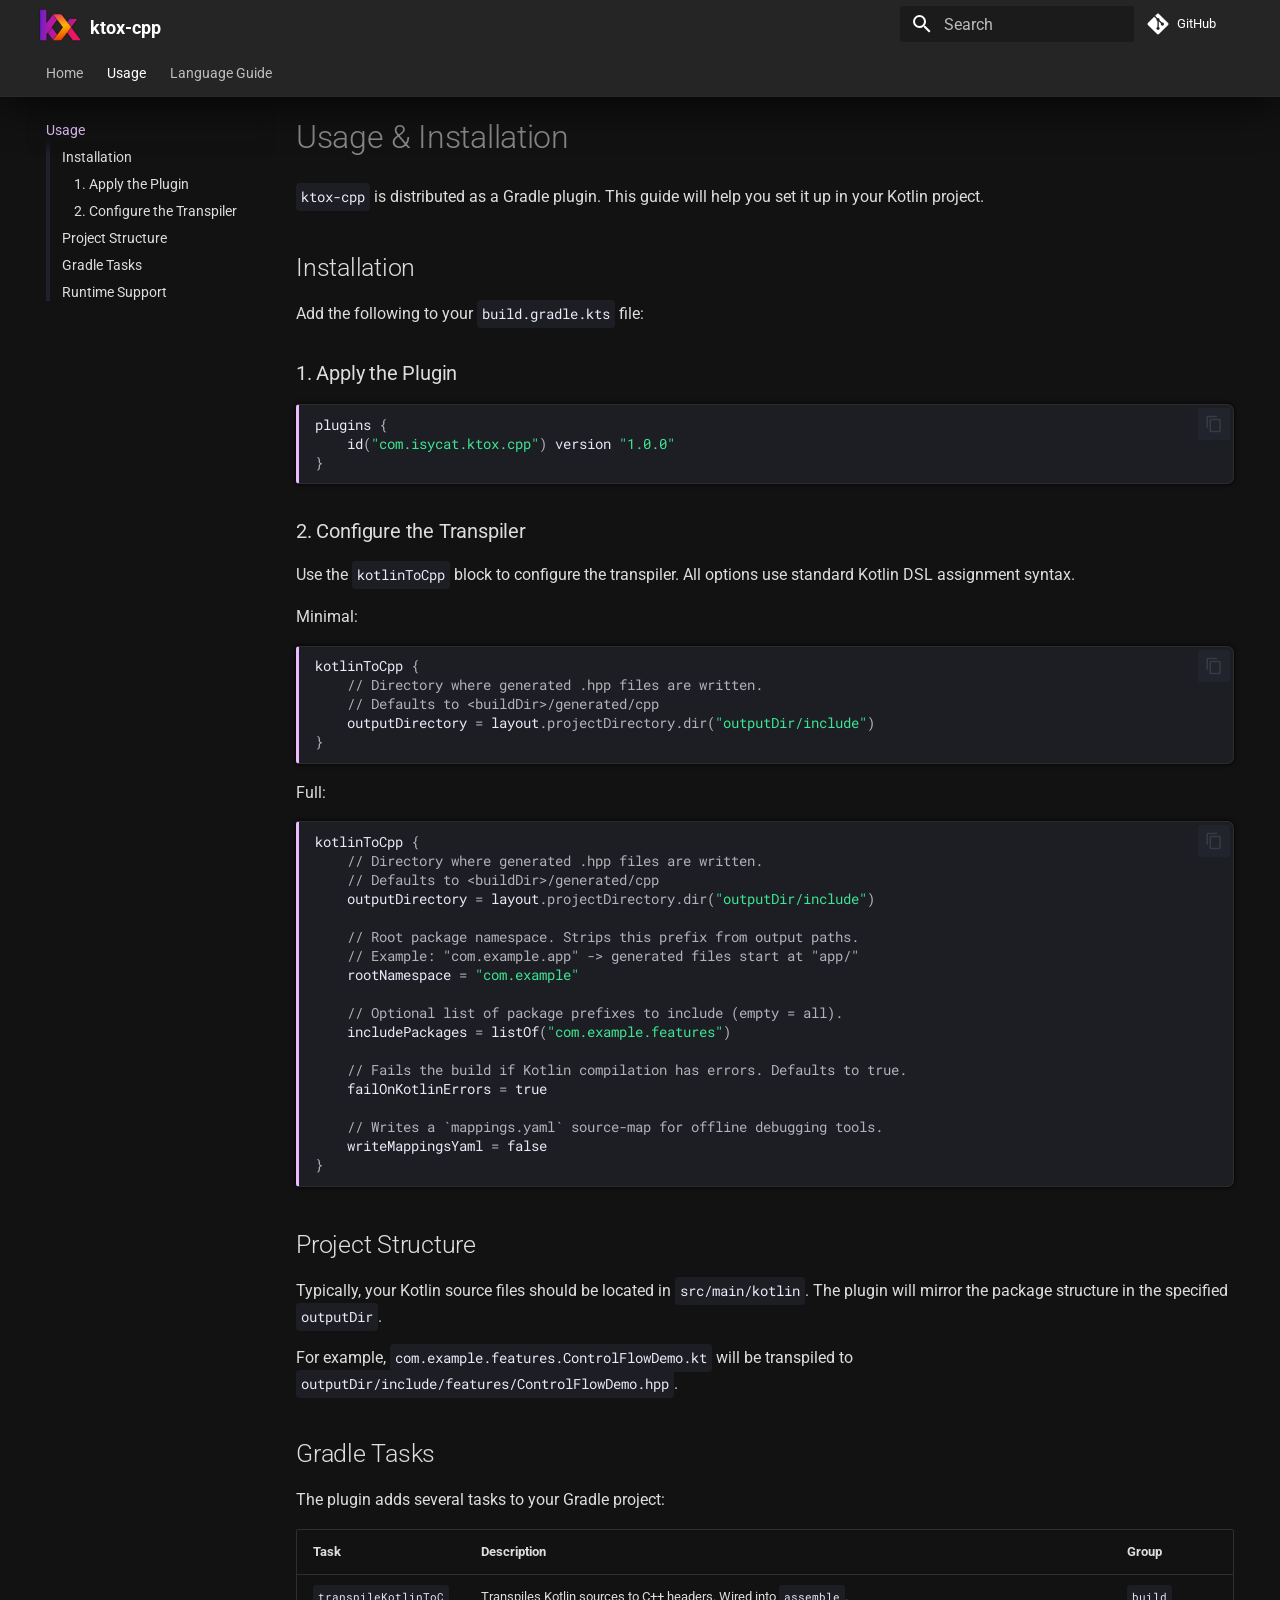
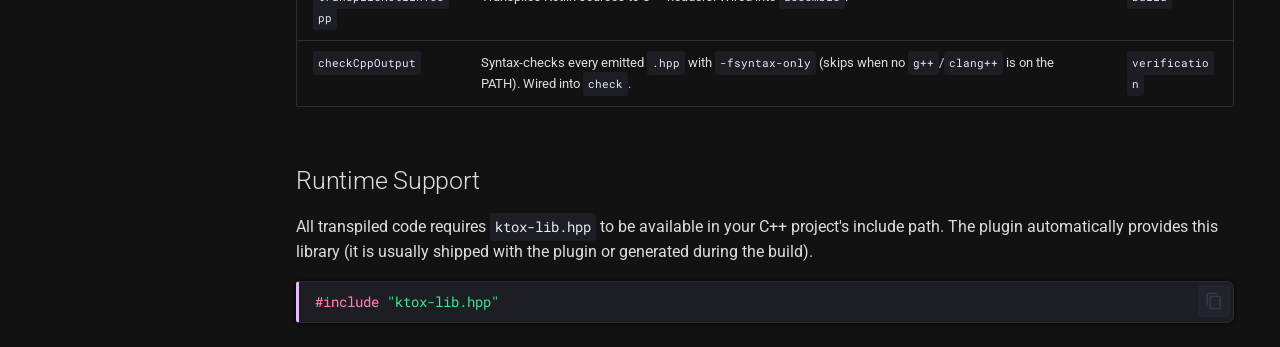
<file: usage/index.html>
<!doctype html>
<html lang="en" class="no-js">
  <head>
    
      <meta charset="utf-8">
      <meta name="viewport" content="width=device-width,initial-scale=1">
      
        <meta name="description" content="Kotlin-to-C++ transpiler — Language Coverage Reference">
      
      
      
        <link rel="canonical" href="https://isycat.github.io/ktox-cpp-docs/usage/">
      
      
        <link rel="prev" href="..">
      
      
        <link rel="next" href="../basics/">
      
      
        
      
      
      <link rel="icon" href="../assets/favicon.png">
      <meta name="generator" content="mkdocs-1.6.1, mkdocs-material-9.7.7">
    
    
      
        <title>Usage - ktox-cpp</title>
      
    
    
      <link rel="stylesheet" href="../assets/stylesheets/main.ec1eaa64.min.css">
      
        
        <link rel="stylesheet" href="../assets/stylesheets/palette.ab4e12ef.min.css">
      
      


    
    
      
    
    
      
        
        
        <link rel="preconnect" href="https://fonts.gstatic.com" crossorigin>
        <link rel="stylesheet" href="https://fonts.googleapis.com/css?family=Roboto:300,300i,400,400i,700,700i%7CRoboto+Mono:400,400i,700,700i&display=fallback">
        <style>:root{--md-text-font:"Roboto";--md-code-font:"Roboto Mono"}</style>
      
    
    
      <link rel="stylesheet" href="../assets/extra.css">
    
    <script>__md_scope=new URL("..",location),__md_hash=e=>[...e].reduce(((e,_)=>(e<<5)-e+_.charCodeAt(0)),0),__md_get=(e,_=localStorage,t=__md_scope)=>JSON.parse(_.getItem(t.pathname+"."+e)),__md_set=(e,_,t=localStorage,a=__md_scope)=>{try{t.setItem(a.pathname+"."+e,JSON.stringify(_))}catch(e){}}</script>
    
      

    
    
  </head>
  
  
    
    
      
    
    
    
    
    <body dir="ltr" data-md-color-scheme="slate" data-md-color-primary="black" data-md-color-accent="custom">
  
    
    <input class="md-toggle" data-md-toggle="drawer" type="checkbox" id="__drawer" autocomplete="off">
    <input class="md-toggle" data-md-toggle="search" type="checkbox" id="__search" autocomplete="off">
    <label class="md-overlay" for="__drawer"></label>
    <div data-md-component="skip">
      
        
        <a href="#usage-installation" class="md-skip">
          Skip to content
        </a>
      
    </div>
    <div data-md-component="announce">
      
    </div>
    
    
      

<header class="md-header" data-md-component="header">
  <nav class="md-header__inner md-grid" aria-label="Header">
    <a href=".." title="ktox-cpp" class="md-header__button md-logo" aria-label="ktox-cpp" data-md-component="logo">
      
  <img src="../assets/ktox.png" alt="logo">

    </a>
    <label class="md-header__button md-icon" for="__drawer">
      
      <svg xmlns="http://www.w3.org/2000/svg" viewBox="0 0 24 24"><path d="M3 6h18v2H3zm0 5h18v2H3zm0 5h18v2H3z"/></svg>
    </label>
    <div class="md-header__title" data-md-component="header-title">
      <div class="md-header__ellipsis">
        <div class="md-header__topic">
          <span class="md-ellipsis">
            ktox-cpp
          </span>
        </div>
        <div class="md-header__topic" data-md-component="header-topic">
          <span class="md-ellipsis">
            
              Usage
            
          </span>
        </div>
      </div>
    </div>
    
      
        <form class="md-header__option" data-md-component="palette">
  
    
    
    
    <input class="md-option" data-md-color-media="" data-md-color-scheme="slate" data-md-color-primary="black" data-md-color-accent="custom"  aria-hidden="true"  type="radio" name="__palette" id="__palette_0">
    
  
</form>
      
    
    
      <script>var palette=__md_get("__palette");if(palette&&palette.color){if("(prefers-color-scheme)"===palette.color.media){var media=matchMedia("(prefers-color-scheme: light)"),input=document.querySelector(media.matches?"[data-md-color-media='(prefers-color-scheme: light)']":"[data-md-color-media='(prefers-color-scheme: dark)']");palette.color.media=input.getAttribute("data-md-color-media"),palette.color.scheme=input.getAttribute("data-md-color-scheme"),palette.color.primary=input.getAttribute("data-md-color-primary"),palette.color.accent=input.getAttribute("data-md-color-accent")}for(var[key,value]of Object.entries(palette.color))document.body.setAttribute("data-md-color-"+key,value)}</script>
    
    
    
      
      
        <label class="md-header__button md-icon" for="__search">
          
          <svg xmlns="http://www.w3.org/2000/svg" viewBox="0 0 24 24"><path d="M9.5 3A6.5 6.5 0 0 1 16 9.5c0 1.61-.59 3.09-1.56 4.23l.27.27h.79l5 5-1.5 1.5-5-5v-.79l-.27-.27A6.52 6.52 0 0 1 9.5 16 6.5 6.5 0 0 1 3 9.5 6.5 6.5 0 0 1 9.5 3m0 2C7 5 5 7 5 9.5S7 14 9.5 14 14 12 14 9.5 12 5 9.5 5"/></svg>
        </label>
        <div class="md-search" data-md-component="search" role="dialog">
  <label class="md-search__overlay" for="__search"></label>
  <div class="md-search__inner" role="search">
    <form class="md-search__form" name="search">
      <input type="text" class="md-search__input" name="query" aria-label="Search" placeholder="Search" autocapitalize="off" autocorrect="off" autocomplete="off" spellcheck="false" data-md-component="search-query" required>
      <label class="md-search__icon md-icon" for="__search">
        
        <svg xmlns="http://www.w3.org/2000/svg" viewBox="0 0 24 24"><path d="M9.5 3A6.5 6.5 0 0 1 16 9.5c0 1.61-.59 3.09-1.56 4.23l.27.27h.79l5 5-1.5 1.5-5-5v-.79l-.27-.27A6.52 6.52 0 0 1 9.5 16 6.5 6.5 0 0 1 3 9.5 6.5 6.5 0 0 1 9.5 3m0 2C7 5 5 7 5 9.5S7 14 9.5 14 14 12 14 9.5 12 5 9.5 5"/></svg>
        
        <svg xmlns="http://www.w3.org/2000/svg" viewBox="0 0 24 24"><path d="M20 11v2H8l5.5 5.5-1.42 1.42L4.16 12l7.92-7.92L13.5 5.5 8 11z"/></svg>
      </label>
      <nav class="md-search__options" aria-label="Search">
        
        <button type="reset" class="md-search__icon md-icon" title="Clear" aria-label="Clear" tabindex="-1">
          
          <svg xmlns="http://www.w3.org/2000/svg" viewBox="0 0 24 24"><path d="M19 6.41 17.59 5 12 10.59 6.41 5 5 6.41 10.59 12 5 17.59 6.41 19 12 13.41 17.59 19 19 17.59 13.41 12z"/></svg>
        </button>
      </nav>
      
    </form>
    <div class="md-search__output">
      <div class="md-search__scrollwrap" tabindex="0" data-md-scrollfix>
        <div class="md-search-result" data-md-component="search-result">
          <div class="md-search-result__meta">
            Initializing search
          </div>
          <ol class="md-search-result__list" role="presentation"></ol>
        </div>
      </div>
    </div>
  </div>
</div>
      
    
    
      <div class="md-header__source">
        <a href="https://github.com/isycat/ktox" title="Go to repository" class="md-source" data-md-component="source">
  <div class="md-source__icon md-icon">
    
    <svg xmlns="http://www.w3.org/2000/svg" viewBox="0 0 448 512"><!--! Font Awesome Free 7.1.0 by @fontawesome - https://fontawesome.com License - https://fontawesome.com/license/free (Icons: CC BY 4.0, Fonts: SIL OFL 1.1, Code: MIT License) Copyright 2025 Fonticons, Inc.--><path d="M439.6 236.1 244 40.5c-5.4-5.5-12.8-8.5-20.4-8.5s-15 3-20.4 8.4L162.5 81l51.5 51.5c27.1-9.1 52.7 16.8 43.4 43.7l49.7 49.7c34.2-11.8 61.2 31 35.5 56.7-26.5 26.5-70.2-2.9-56-37.3L240.3 199v121.9c25.3 12.5 22.3 41.8 9.1 55-6.4 6.4-15.2 10.1-24.3 10.1s-17.8-3.6-24.3-10.1c-17.6-17.6-11.1-46.9 11.2-56v-123c-20.8-8.5-24.6-30.7-18.6-45L142.6 101 8.5 235.1C3 240.6 0 247.9 0 255.5s3 15 8.5 20.4l195.6 195.7c5.4 5.4 12.7 8.4 20.4 8.4s15-3 20.4-8.4l194.7-194.7c5.4-5.4 8.4-12.8 8.4-20.4s-3-15-8.4-20.4"/></svg>
  </div>
  <div class="md-source__repository">
    GitHub
  </div>
</a>
      </div>
    
  </nav>
  
</header>
    
    <div class="md-container" data-md-component="container">
      
      
        
          
            
<nav class="md-tabs" aria-label="Tabs" data-md-component="tabs">
  <div class="md-grid">
    <ul class="md-tabs__list">
      
        
  
  
  
  
    <li class="md-tabs__item">
      <a href=".." class="md-tabs__link">
        
  
  
    
  
  Home

      </a>
    </li>
  

      
        
  
  
  
    
  
  
    <li class="md-tabs__item md-tabs__item--active">
      <a href="./" class="md-tabs__link">
        
  
  
    
  
  Usage

      </a>
    </li>
  

      
        
  
  
  
  
    
    
      <li class="md-tabs__item">
        <a href="../basics/" class="md-tabs__link">
          
  
  
  Language Guide

        </a>
      </li>
    
  

      
    </ul>
  </div>
</nav>
          
        
      
      <main class="md-main" data-md-component="main">
        <div class="md-main__inner md-grid">
          
            
              
              <div class="md-sidebar md-sidebar--primary" data-md-component="sidebar" data-md-type="navigation" >
                <div class="md-sidebar__scrollwrap">
                  <div class="md-sidebar__inner">
                    


  


  

<nav class="md-nav md-nav--primary md-nav--lifted md-nav--integrated" aria-label="Navigation" data-md-level="0">
  <label class="md-nav__title" for="__drawer">
    <a href=".." title="ktox-cpp" class="md-nav__button md-logo" aria-label="ktox-cpp" data-md-component="logo">
      
  <img src="../assets/ktox.png" alt="logo">

    </a>
    ktox-cpp
  </label>
  
    <div class="md-nav__source">
      <a href="https://github.com/isycat/ktox" title="Go to repository" class="md-source" data-md-component="source">
  <div class="md-source__icon md-icon">
    
    <svg xmlns="http://www.w3.org/2000/svg" viewBox="0 0 448 512"><!--! Font Awesome Free 7.1.0 by @fontawesome - https://fontawesome.com License - https://fontawesome.com/license/free (Icons: CC BY 4.0, Fonts: SIL OFL 1.1, Code: MIT License) Copyright 2025 Fonticons, Inc.--><path d="M439.6 236.1 244 40.5c-5.4-5.5-12.8-8.5-20.4-8.5s-15 3-20.4 8.4L162.5 81l51.5 51.5c27.1-9.1 52.7 16.8 43.4 43.7l49.7 49.7c34.2-11.8 61.2 31 35.5 56.7-26.5 26.5-70.2-2.9-56-37.3L240.3 199v121.9c25.3 12.5 22.3 41.8 9.1 55-6.4 6.4-15.2 10.1-24.3 10.1s-17.8-3.6-24.3-10.1c-17.6-17.6-11.1-46.9 11.2-56v-123c-20.8-8.5-24.6-30.7-18.6-45L142.6 101 8.5 235.1C3 240.6 0 247.9 0 255.5s3 15 8.5 20.4l195.6 195.7c5.4 5.4 12.7 8.4 20.4 8.4s15-3 20.4-8.4l194.7-194.7c5.4-5.4 8.4-12.8 8.4-20.4s-3-15-8.4-20.4"/></svg>
  </div>
  <div class="md-source__repository">
    GitHub
  </div>
</a>
    </div>
  
  <ul class="md-nav__list" data-md-scrollfix>
    
      
      
  
  
  
  
    <li class="md-nav__item">
      <a href=".." class="md-nav__link">
        
  
  
  <span class="md-ellipsis">
    
  
    Home
  

    
  </span>
  
  

      </a>
    </li>
  

    
      
      
  
  
    
  
  
  
    <li class="md-nav__item md-nav__item--active">
      
      <input class="md-nav__toggle md-toggle" type="checkbox" id="__toc">
      
      
        
      
      
        <label class="md-nav__link md-nav__link--active" for="__toc">
          
  
  
  <span class="md-ellipsis">
    
  
    Usage
  

    
  </span>
  
  

          <span class="md-nav__icon md-icon"></span>
        </label>
      
      <a href="./" class="md-nav__link md-nav__link--active">
        
  
  
  <span class="md-ellipsis">
    
  
    Usage
  

    
  </span>
  
  

      </a>
      
        

<nav class="md-nav md-nav--secondary" aria-label="Table of contents">
  
  
  
    
  
  
    <label class="md-nav__title" for="__toc">
      <span class="md-nav__icon md-icon"></span>
      Table of contents
    </label>
    <ul class="md-nav__list" data-md-component="toc" data-md-scrollfix>
      
        <li class="md-nav__item">
  <a href="#installation" class="md-nav__link">
    <span class="md-ellipsis">
      
        Installation
      
    </span>
  </a>
  
    <nav class="md-nav" aria-label="Installation">
      <ul class="md-nav__list">
        
          <li class="md-nav__item">
  <a href="#1-apply-the-plugin" class="md-nav__link">
    <span class="md-ellipsis">
      
        1. Apply the Plugin
      
    </span>
  </a>
  
</li>
        
          <li class="md-nav__item">
  <a href="#2-configure-the-transpiler" class="md-nav__link">
    <span class="md-ellipsis">
      
        2. Configure the Transpiler
      
    </span>
  </a>
  
</li>
        
      </ul>
    </nav>
  
</li>
      
        <li class="md-nav__item">
  <a href="#project-structure" class="md-nav__link">
    <span class="md-ellipsis">
      
        Project Structure
      
    </span>
  </a>
  
</li>
      
        <li class="md-nav__item">
  <a href="#gradle-tasks" class="md-nav__link">
    <span class="md-ellipsis">
      
        Gradle Tasks
      
    </span>
  </a>
  
</li>
      
        <li class="md-nav__item">
  <a href="#runtime-support" class="md-nav__link">
    <span class="md-ellipsis">
      
        Runtime Support
      
    </span>
  </a>
  
</li>
      
    </ul>
  
</nav>
      
    </li>
  

    
      
      
  
  
  
  
    
    
    
    
      
      
        
      
    
    
    <li class="md-nav__item md-nav__item--nested">
      
        
        
          
        
        <input class="md-nav__toggle md-toggle md-toggle--indeterminate" type="checkbox" id="__nav_3" >
        
          
          <label class="md-nav__link" for="__nav_3" id="__nav_3_label" tabindex="0">
            
  
  
  <span class="md-ellipsis">
    
  
    Language Guide
  

    
  </span>
  
  

            <span class="md-nav__icon md-icon"></span>
          </label>
        
        <nav class="md-nav" data-md-level="1" aria-labelledby="__nav_3_label" aria-expanded="false">
          <label class="md-nav__title" for="__nav_3">
            <span class="md-nav__icon md-icon"></span>
            
  
    Language Guide
  

          </label>
          <ul class="md-nav__list" data-md-scrollfix>
            
              
                
  
  
  
  
    <li class="md-nav__item">
      <a href="../basics/" class="md-nav__link">
        
  
  
  <span class="md-ellipsis">
    
  
    Basics
  

    
  </span>
  
  

      </a>
    </li>
  

              
            
              
                
  
  
  
  
    <li class="md-nav__item">
      <a href="../classes/" class="md-nav__link">
        
  
  
  <span class="md-ellipsis">
    
  
    Classes
  

    
  </span>
  
  

      </a>
    </li>
  

              
            
              
                
  
  
  
  
    <li class="md-nav__item">
      <a href="../advanced/" class="md-nav__link">
        
  
  
  <span class="md-ellipsis">
    
  
    Advanced
  

    
  </span>
  
  

      </a>
    </li>
  

              
            
          </ul>
        </nav>
      
    </li>
  

    
  </ul>
</nav>
                  </div>
                </div>
              </div>
            
            
          
          
            <div class="md-content" data-md-component="content">
              
              <article class="md-content__inner md-typeset">
                
                  


  
  


<h1 id="usage-installation">Usage &amp; Installation<a class="headerlink" href="#usage-installation" title="Permanent link">&para;</a></h1>
<p><code>ktox-cpp</code> is distributed as a Gradle plugin. This guide will help you set it up in your Kotlin project.</p>
<h2 id="installation">Installation<a class="headerlink" href="#installation" title="Permanent link">&para;</a></h2>
<p>Add the following to your <code>build.gradle.kts</code> file:</p>
<h3 id="1-apply-the-plugin">1. Apply the Plugin<a class="headerlink" href="#1-apply-the-plugin" title="Permanent link">&para;</a></h3>
<div class="highlight"><pre><span></span><code><span id="True-0-1"><a id="__codelineno-0-1" name="__codelineno-0-1" href="#__codelineno-0-1"></a><span class="n">plugins</span><span class="w"> </span><span class="p">{</span>
</span><span id="True-0-2"><a id="__codelineno-0-2" name="__codelineno-0-2" href="#__codelineno-0-2"></a><span class="w">    </span><span class="n">id</span><span class="p">(</span><span class="s">&quot;com.isycat.ktox.cpp&quot;</span><span class="p">)</span><span class="w"> </span><span class="n">version</span><span class="w"> </span><span class="s">&quot;1.0.0&quot;</span>
</span><span id="True-0-3"><a id="__codelineno-0-3" name="__codelineno-0-3" href="#__codelineno-0-3"></a><span class="p">}</span>
</span></code></pre></div>
<h3 id="2-configure-the-transpiler">2. Configure the Transpiler<a class="headerlink" href="#2-configure-the-transpiler" title="Permanent link">&para;</a></h3>
<p>Use the <code>kotlinToCpp</code> block to configure the transpiler. All options use standard Kotlin DSL assignment syntax.</p>
<p>Minimal:
<div class="highlight"><pre><span></span><code><span id="True-1-1"><a id="__codelineno-1-1" name="__codelineno-1-1" href="#__codelineno-1-1"></a><span class="n">kotlinToCpp</span><span class="w"> </span><span class="p">{</span>
</span><span id="True-1-2"><a id="__codelineno-1-2" name="__codelineno-1-2" href="#__codelineno-1-2"></a><span class="w">    </span><span class="c1">// Directory where generated .hpp files are written. </span>
</span><span id="True-1-3"><a id="__codelineno-1-3" name="__codelineno-1-3" href="#__codelineno-1-3"></a><span class="w">    </span><span class="c1">// Defaults to &lt;buildDir&gt;/generated/cpp</span>
</span><span id="True-1-4"><a id="__codelineno-1-4" name="__codelineno-1-4" href="#__codelineno-1-4"></a><span class="w">    </span><span class="n">outputDirectory</span><span class="w"> </span><span class="o">=</span><span class="w"> </span><span class="n">layout</span><span class="p">.</span><span class="na">projectDirectory</span><span class="p">.</span><span class="na">dir</span><span class="p">(</span><span class="s">&quot;outputDir/include&quot;</span><span class="p">)</span>
</span><span id="True-1-5"><a id="__codelineno-1-5" name="__codelineno-1-5" href="#__codelineno-1-5"></a><span class="p">}</span>
</span></code></pre></div></p>
<p>Full:
<div class="highlight"><pre><span></span><code><span id="True-2-1"><a id="__codelineno-2-1" name="__codelineno-2-1" href="#__codelineno-2-1"></a><span class="n">kotlinToCpp</span><span class="w"> </span><span class="p">{</span>
</span><span id="True-2-2"><a id="__codelineno-2-2" name="__codelineno-2-2" href="#__codelineno-2-2"></a><span class="w">    </span><span class="c1">// Directory where generated .hpp files are written. </span>
</span><span id="True-2-3"><a id="__codelineno-2-3" name="__codelineno-2-3" href="#__codelineno-2-3"></a><span class="w">    </span><span class="c1">// Defaults to &lt;buildDir&gt;/generated/cpp</span>
</span><span id="True-2-4"><a id="__codelineno-2-4" name="__codelineno-2-4" href="#__codelineno-2-4"></a><span class="w">    </span><span class="n">outputDirectory</span><span class="w"> </span><span class="o">=</span><span class="w"> </span><span class="n">layout</span><span class="p">.</span><span class="na">projectDirectory</span><span class="p">.</span><span class="na">dir</span><span class="p">(</span><span class="s">&quot;outputDir/include&quot;</span><span class="p">)</span>
</span><span id="True-2-5"><a id="__codelineno-2-5" name="__codelineno-2-5" href="#__codelineno-2-5"></a>
</span><span id="True-2-6"><a id="__codelineno-2-6" name="__codelineno-2-6" href="#__codelineno-2-6"></a><span class="w">    </span><span class="c1">// Root package namespace. Strips this prefix from output paths.</span>
</span><span id="True-2-7"><a id="__codelineno-2-7" name="__codelineno-2-7" href="#__codelineno-2-7"></a><span class="w">    </span><span class="c1">// Example: &quot;com.example.app&quot; -&gt; generated files start at &quot;app/&quot;</span>
</span><span id="True-2-8"><a id="__codelineno-2-8" name="__codelineno-2-8" href="#__codelineno-2-8"></a><span class="w">    </span><span class="n">rootNamespace</span><span class="w"> </span><span class="o">=</span><span class="w"> </span><span class="s">&quot;com.example&quot;</span>
</span><span id="True-2-9"><a id="__codelineno-2-9" name="__codelineno-2-9" href="#__codelineno-2-9"></a>
</span><span id="True-2-10"><a id="__codelineno-2-10" name="__codelineno-2-10" href="#__codelineno-2-10"></a><span class="w">    </span><span class="c1">// Optional list of package prefixes to include (empty = all).</span>
</span><span id="True-2-11"><a id="__codelineno-2-11" name="__codelineno-2-11" href="#__codelineno-2-11"></a><span class="w">    </span><span class="n">includePackages</span><span class="w"> </span><span class="o">=</span><span class="w"> </span><span class="n">listOf</span><span class="p">(</span><span class="s">&quot;com.example.features&quot;</span><span class="p">)</span>
</span><span id="True-2-12"><a id="__codelineno-2-12" name="__codelineno-2-12" href="#__codelineno-2-12"></a>
</span><span id="True-2-13"><a id="__codelineno-2-13" name="__codelineno-2-13" href="#__codelineno-2-13"></a><span class="w">    </span><span class="c1">// Fails the build if Kotlin compilation has errors. Defaults to true.</span>
</span><span id="True-2-14"><a id="__codelineno-2-14" name="__codelineno-2-14" href="#__codelineno-2-14"></a><span class="w">    </span><span class="n">failOnKotlinErrors</span><span class="w"> </span><span class="o">=</span><span class="w"> </span><span class="kc">true</span>
</span><span id="True-2-15"><a id="__codelineno-2-15" name="__codelineno-2-15" href="#__codelineno-2-15"></a>
</span><span id="True-2-16"><a id="__codelineno-2-16" name="__codelineno-2-16" href="#__codelineno-2-16"></a><span class="w">    </span><span class="c1">// Writes a `mappings.yaml` source-map for offline debugging tools.</span>
</span><span id="True-2-17"><a id="__codelineno-2-17" name="__codelineno-2-17" href="#__codelineno-2-17"></a><span class="w">    </span><span class="n">writeMappingsYaml</span><span class="w"> </span><span class="o">=</span><span class="w"> </span><span class="kc">false</span>
</span><span id="True-2-18"><a id="__codelineno-2-18" name="__codelineno-2-18" href="#__codelineno-2-18"></a><span class="p">}</span>
</span></code></pre></div></p>
<h2 id="project-structure">Project Structure<a class="headerlink" href="#project-structure" title="Permanent link">&para;</a></h2>
<p>Typically, your Kotlin source files should be located in <code>src/main/kotlin</code>. The plugin will mirror the package structure in the specified <code>outputDir</code>.</p>
<p>For example, <code>com.example.features.ControlFlowDemo.kt</code> will be transpiled to <code>outputDir/include/features/ControlFlowDemo.hpp</code>.</p>
<h2 id="gradle-tasks">Gradle Tasks<a class="headerlink" href="#gradle-tasks" title="Permanent link">&para;</a></h2>
<p>The plugin adds several tasks to your Gradle project:</p>
<table>
<thead>
<tr>
<th style="text-align: left;">Task</th>
<th style="text-align: left;">Description</th>
<th style="text-align: left;">Group</th>
</tr>
</thead>
<tbody>
<tr>
<td style="text-align: left;"><code>transpileKotlinToCpp</code></td>
<td style="text-align: left;">Transpiles Kotlin sources to C++ headers. Wired into <code>assemble</code>.</td>
<td style="text-align: left;"><code>build</code></td>
</tr>
<tr>
<td style="text-align: left;"><code>checkCppOutput</code></td>
<td style="text-align: left;">Syntax-checks every emitted <code>.hpp</code> with <code>-fsyntax-only</code> (skips when no <code>g++</code>/<code>clang++</code> is on the PATH). Wired into <code>check</code>.</td>
<td style="text-align: left;"><code>verification</code></td>
</tr>
</tbody>
</table>
<h2 id="runtime-support">Runtime Support<a class="headerlink" href="#runtime-support" title="Permanent link">&para;</a></h2>
<p>All transpiled code requires <code>ktox-lib.hpp</code> to be available in your C++ project's include path. The plugin automatically provides this library (it is usually shipped with the plugin or generated during the build).</p>
<div class="highlight"><pre><span></span><code><span id="True-3-1"><a id="__codelineno-3-1" name="__codelineno-3-1" href="#__codelineno-3-1"></a><span class="cp">#include</span><span class="w"> </span><span class="cpf">&quot;ktox-lib.hpp&quot;</span>
</span></code></pre></div>












                
              </article>
            </div>
          
          
<script>var target=document.getElementById(location.hash.slice(1));target&&target.name&&(target.checked=target.name.startsWith("__tabbed_"))</script>
        </div>
        
          <button type="button" class="md-top md-icon" data-md-component="top" hidden>
  
  <svg xmlns="http://www.w3.org/2000/svg" viewBox="0 0 24 24"><path d="M13 20h-2V8l-5.5 5.5-1.42-1.42L12 4.16l7.92 7.92-1.42 1.42L13 8z"/></svg>
  Back to top
</button>
        
      </main>
      
        <footer class="md-footer">
  
  <div class="md-footer-meta md-typeset">
    <div class="md-footer-meta__inner md-grid">
      <div class="md-copyright">
  
  
    Made with
    <a href="https://squidfunk.github.io/mkdocs-material/" target="_blank" rel="noopener">
      Material for MkDocs
    </a>
  
</div>
      
    </div>
  </div>
</footer>
      
    </div>
    <div class="md-dialog" data-md-component="dialog">
      <div class="md-dialog__inner md-typeset"></div>
    </div>
    
    
    
      
      
      <script id="__config" type="application/json">{"annotate": null, "base": "..", "features": ["navigation.tabs", "navigation.sections", "navigation.expand", "toc.integrate", "toc.follow", "navigation.top", "search.highlight", "content.code.copy"], "search": "../assets/javascripts/workers/search.2c215733.min.js", "tags": null, "translations": {"clipboard.copied": "Copied to clipboard", "clipboard.copy": "Copy to clipboard", "search.result.more.one": "1 more on this page", "search.result.more.other": "# more on this page", "search.result.none": "No matching documents", "search.result.one": "1 matching document", "search.result.other": "# matching documents", "search.result.placeholder": "Type to start searching", "search.result.term.missing": "Missing", "select.version": "Select version"}, "version": null}</script>
    
    
      <script src="../assets/javascripts/bundle.d7400e89.min.js"></script>
      
        <script src="../assets/extra.js"></script>
      
    
  </body>
</html>
</file>
<file: assets/extra.css>
:root {
    /*--md-accent-fg-color: #a653ff;*/
    --md-accent-fg-color: #c987f1;
    --md-accent-fg-color--transparent: #c987f11a;
}

.md-footer {
    display: none !important;
}

.md-header__title--active .md-header__ellipsis {
    display: flex;
    align-items: center;
    gap: .1rem;
}

.md-header__title--active .md-header__topic {
    position: relative;
    transform: none;
    opacity: 1;
}
.md-header__title:not(.md-header__title--active) .md-header__sep,
.md-header__title:not(.md-header__title--active) [data-md-component="header-topic"] {
    display: none;
}

.md-header__sep { transform: translateY(4px); }

.md-header__title--active [data-md-component="header-topic"]::before {
    content: "";
    display: inline-block;
    width: .9rem;
    height: .9rem;
    margin: 0 .25rem;
    background: currentColor;
    position: relative;
    top: 0.8em;

    -webkit-mask: url("data:image/svg+xml,%3Csvg xmlns='http://www.w3.org/2000/svg' viewBox='0 0 24 24'%3E%3Cpath d='M9 6l6 6-6 6' fill='none' stroke='black' stroke-width='2' stroke-linecap='round' stroke-linejoin='round'/%3E%3C/svg%3E") center/contain no-repeat;
    mask: url("data:image/svg+xml,%3Csvg xmlns='http://www.w3.org/2000/svg' viewBox='0 0 24 24'%3E%3Cpath d='M9 6l6 6-6 6' fill='none' stroke='black' stroke-width='2' stroke-linecap='round' stroke-linejoin='round'/%3E%3C/svg%3E") center/contain no-repeat;
}

.md-header__title:not(.md-header__title--active) [data-md-component="header-topic"] {
    display: none;
}



[data-md-color-scheme="default"][data-md-color-primary="black"],
[data-md-color-scheme="slate"][data-md-color-primary="black"] {
    /*--md-typeset-a-color: #c987f1;*/
    --md-typeset-a-color: #e2bdf6;
    /*--md-default-bg-color: hsl(249.23deg 3.34% 6.86%);*/
    --md-default-bg-color: hsl(0deg 2.7% 7.25%);
    --md-code-bg-color: #16161c;

    --md-default-fg-color: #ddd;

    .md-typeset code {
        filter: brightness(1.3);
    }

    .md-typeset code:not(.md-code__content) {
        padding: 0.25rem;
        border-radius: 0.25em;
    }

    .md-code__content {
        border: 0.1em solid #222;
        box-shadow: 0 0 0.4em #000000;
        border-left: 0.15rem solid #b58fff !important;
        border-radius: 0.25em 0.5em 0.5em 0.25em !important;
    }
}

.md-tabs,
[data-md-color-primary=black] .md-header {
    /*background-color: #1a181f !important;*/
    background-color: #252526 !important;
}

.md-tabs,
.md-header--shadow {
    border-bottom: 0.06rem solid #292929 !important;
    box-shadow: 0 0 2.4rem #000;
}

[dir=ltr] .md-nav--integrated>.md-nav__list>.md-nav__item--active .md-nav--secondary {
    /*border-color: #282A34FF;*/
    border-color: #241f2c;
    border-width: 0.2rem;

    max-height: 50vh;
    overflow-y: scroll;
}

@media screen and (max-width: 76.234375em) {
    .md-tabs {
        display: block !important;
    }

    .md-nav__icon.md-icon {
        display: none !important;
    }
}

@media screen and (min-width: 52em) {
    .md-nav__icon.md-icon {
        display: none !important;
    }

    .md-sidebar.md-sidebar--primary {
        width: 10rem !important;
    }
}

@media screen and (min-width: 62em) {
    .md-sidebar.md-sidebar--primary {
        width: 12.1rem !important;
    }
}

.md-typeset h1 {
    margin-bottom: 0.8em;
}

.md-sidebar__scrollwrap {
    overflow-y: visible;
}

.md-nav__source {
    display: none;
}

.md-header__source {
    width: 11.2em;
    margin-left: 0 !important;
}

.md-main__inner {
    margin-top: 0 !important;
}

.md-header__button.md-logo {
    padding: 0 !important;
    margin: 0 0.2rem 0 0.2rem !important;
}

.md-header__button.md-logo img {
    height: 2.2rem !important;
    /*width: 40px !important;*/
    /*height: 30px !important;*/
    /*object-fit: cover;*/
    /*object-position: 30%;*/
}

.md-header__title {
    margin-left: 0.2rem !important;
}

.md-header__topic {
    top: 4px;
}
</file>
<file: assets/stylesheets/main.ec1eaa64.min.css>
@charset "UTF-8";html{-webkit-text-size-adjust:none;-moz-text-size-adjust:none;text-size-adjust:none;box-sizing:border-box}*,:after,:before{box-sizing:inherit}@media (prefers-reduced-motion){*,:after,:before{transition:none!important}}body{margin:0}a,button,input,label{-webkit-tap-highlight-color:transparent}a{color:inherit;text-decoration:none}hr{border:0;box-sizing:initial;display:block;height:.05rem;overflow:visible;padding:0}small{font-size:80%}sub,sup{line-height:1em}img{border-style:none}table{border-collapse:initial;border-spacing:0}td,th{font-weight:400;vertical-align:top}button{background:#0000;border:0;font-family:inherit;font-size:inherit;margin:0;padding:0}input{border:0;outline:none}:root{--md-primary-fg-color:#4051b5;--md-primary-fg-color--light:#5d6cc0;--md-primary-fg-color--dark:#303fa1;--md-primary-bg-color:#fff;--md-primary-bg-color--light:#ffffffb3;--md-accent-fg-color:#526cfe;--md-accent-fg-color--transparent:#526cfe1a;--md-accent-bg-color:#fff;--md-accent-bg-color--light:#ffffffb3}[data-md-color-scheme=default]{color-scheme:light}[data-md-color-scheme=default] img[src$="#gh-dark-mode-only"],[data-md-color-scheme=default] img[src$="#only-dark"]{display:none}:root,[data-md-color-scheme=default]{--md-hue:225deg;--md-default-fg-color:#000000de;--md-default-fg-color--light:#0000008a;--md-default-fg-color--lighter:#00000052;--md-default-fg-color--lightest:#00000012;--md-default-bg-color:#fff;--md-default-bg-color--light:#ffffffb3;--md-default-bg-color--lighter:#ffffff4d;--md-default-bg-color--lightest:#ffffff1f;--md-code-fg-color:#36464e;--md-code-bg-color:#f5f5f5;--md-code-bg-color--light:#f5f5f5b3;--md-code-bg-color--lighter:#f5f5f54d;--md-code-hl-color:#4287ff;--md-code-hl-color--light:#4287ff1a;--md-code-hl-number-color:#d52a2a;--md-code-hl-special-color:#db1457;--md-code-hl-function-color:#a846b9;--md-code-hl-constant-color:#6e59d9;--md-code-hl-keyword-color:#3f6ec6;--md-code-hl-string-color:#1c7d4d;--md-code-hl-name-color:var(--md-code-fg-color);--md-code-hl-operator-color:var(--md-default-fg-color--light);--md-code-hl-punctuation-color:var(--md-default-fg-color--light);--md-code-hl-comment-color:var(--md-default-fg-color--light);--md-code-hl-generic-color:var(--md-default-fg-color--light);--md-code-hl-variable-color:var(--md-default-fg-color--light);--md-typeset-color:var(--md-default-fg-color);--md-typeset-a-color:var(--md-primary-fg-color);--md-typeset-del-color:#f5503d26;--md-typeset-ins-color:#0bd57026;--md-typeset-kbd-color:#fafafa;--md-typeset-kbd-accent-color:#fff;--md-typeset-kbd-border-color:#b8b8b8;--md-typeset-mark-color:#ffff0080;--md-typeset-table-color:#0000001f;--md-typeset-table-color--light:rgba(0,0,0,.035);--md-admonition-fg-color:var(--md-default-fg-color);--md-admonition-bg-color:var(--md-default-bg-color);--md-warning-fg-color:#000000de;--md-warning-bg-color:#ff9;--md-footer-fg-color:#fff;--md-footer-fg-color--light:#ffffffb3;--md-footer-fg-color--lighter:#ffffff73;--md-footer-bg-color:#000000de;--md-footer-bg-color--dark:#00000052;--md-shadow-z1:0 0.2rem 0.5rem #0000000d,0 0 0.05rem #0000001a;--md-shadow-z2:0 0.2rem 0.5rem #0000001a,0 0 0.05rem #00000040;--md-shadow-z3:0 0.2rem 0.5rem #0003,0 0 0.05rem #00000059}.md-icon svg{fill:currentcolor;display:block;height:1.2rem;width:1.2rem}body{-webkit-font-smoothing:antialiased;-moz-osx-font-smoothing:grayscale;--md-text-font-family:var(--md-text-font,_),-apple-system,BlinkMacSystemFont,Helvetica,Arial,sans-serif;--md-code-font-family:var(--md-code-font,_),SFMono-Regular,Consolas,Menlo,monospace}aside,body,input{font-feature-settings:"kern","liga";color:var(--md-typeset-color);font-family:var(--md-text-font-family)}code,kbd,pre{font-feature-settings:"kern";font-family:var(--md-code-font-family)}:root{--md-typeset-table-sort-icon:url('data:image/svg+xml;charset=utf-8,<svg xmlns="http://www.w3.org/2000/svg" viewBox="0 0 24 24"><path d="m18 21-4-4h3V7h-3l4-4 4 4h-3v10h3M2 19v-2h10v2M2 13v-2h7v2M2 7V5h4v2z"/></svg>');--md-typeset-table-sort-icon--asc:url('data:image/svg+xml;charset=utf-8,<svg xmlns="http://www.w3.org/2000/svg" viewBox="0 0 24 24"><path d="M19 17h3l-4 4-4-4h3V3h2M2 17h10v2H2M6 5v2H2V5m0 6h7v2H2z"/></svg>');--md-typeset-table-sort-icon--desc:url('data:image/svg+xml;charset=utf-8,<svg xmlns="http://www.w3.org/2000/svg" viewBox="0 0 24 24"><path d="M19 7h3l-4-4-4 4h3v14h2M2 17h10v2H2M6 5v2H2V5m0 6h7v2H2z"/></svg>')}.md-typeset{-webkit-print-color-adjust:exact;color-adjust:exact;font-size:.8rem;line-height:1.6;overflow-wrap:break-word}@media print{.md-typeset{font-size:.68rem}}.md-typeset blockquote,.md-typeset dl,.md-typeset figure,.md-typeset ol,.md-typeset pre,.md-typeset ul{margin-bottom:1em;margin-top:1em}.md-typeset h1{color:var(--md-default-fg-color--light);font-size:2em;line-height:1.3;margin:0 0 1.25em}.md-typeset h1,.md-typeset h2{font-weight:300;letter-spacing:-.01em}.md-typeset h2{font-size:1.5625em;line-height:1.4;margin:1.6em 0 .64em}.md-typeset h3{font-size:1.25em;font-weight:400;letter-spacing:-.01em;line-height:1.5;margin:1.6em 0 .8em}.md-typeset h2+h3{margin-top:.8em}.md-typeset h4{font-weight:700;letter-spacing:-.01em;margin:1em 0}.md-typeset h5,.md-typeset h6{color:var(--md-default-fg-color--light);font-size:.8em;font-weight:700;letter-spacing:-.01em;margin:1.25em 0}.md-typeset h5{text-transform:uppercase}.md-typeset h5 code{text-transform:none}.md-typeset hr{border-bottom:.05rem solid var(--md-default-fg-color--lightest);display:flow-root;margin:1.5em 0}.md-typeset a{color:var(--md-typeset-a-color);word-break:break-word}.md-typeset a,.md-typeset a:before{transition:color 125ms}.md-typeset a:focus,.md-typeset a:hover{color:var(--md-accent-fg-color)}.md-typeset a:focus code,.md-typeset a:hover code{background-color:var(--md-accent-fg-color--transparent);color:var(--md-accent-fg-color)}.md-typeset a code{color:var(--md-typeset-a-color)}.md-typeset a.focus-visible{outline-color:var(--md-accent-fg-color);outline-offset:.2rem}.md-typeset code,.md-typeset kbd,.md-typeset pre{color:var(--md-code-fg-color);direction:ltr;font-variant-ligatures:none;transition:background-color 125ms}@media print{.md-typeset code,.md-typeset kbd,.md-typeset pre{white-space:pre-wrap}}.md-typeset code{background-color:var(--md-code-bg-color);border-radius:.1rem;-webkit-box-decoration-break:clone;box-decoration-break:clone;font-size:.85em;padding:0 .2941176471em;transition:color 125ms,background-color 125ms;word-break:break-word}.md-typeset code:not(.focus-visible){-webkit-tap-highlight-color:transparent;outline:none}.md-typeset pre{display:flow-root;line-height:1.4;position:relative}.md-typeset pre>code{-webkit-box-decoration-break:slice;box-decoration-break:slice;box-shadow:none;display:block;margin:0;outline-color:var(--md-accent-fg-color);overflow:auto;padding:.7720588235em 1.1764705882em;scrollbar-color:var(--md-default-fg-color--lighter) #0000;scrollbar-width:thin;touch-action:auto;word-break:normal}.md-typeset pre>code:hover{scrollbar-color:var(--md-accent-fg-color) #0000}.md-typeset pre>code::-webkit-scrollbar{height:.2rem;width:.2rem}.md-typeset pre>code::-webkit-scrollbar-thumb{background-color:var(--md-default-fg-color--lighter)}.md-typeset pre>code::-webkit-scrollbar-thumb:hover{background-color:var(--md-accent-fg-color)}.md-typeset kbd{background-color:var(--md-typeset-kbd-color);border-radius:.1rem;box-shadow:0 .1rem 0 .05rem var(--md-typeset-kbd-border-color),0 .1rem 0 var(--md-typeset-kbd-border-color),0 -.1rem .2rem var(--md-typeset-kbd-accent-color) inset;color:var(--md-default-fg-color);display:inline-block;font-size:.75em;padding:0 .6666666667em;vertical-align:text-top;word-break:break-word}.md-typeset mark{background-color:var(--md-typeset-mark-color);-webkit-box-decoration-break:clone;box-decoration-break:clone;color:inherit;word-break:break-word}.md-typeset abbr{cursor:help;text-decoration:none}.md-typeset [data-preview],.md-typeset abbr{border-bottom:.05rem dotted var(--md-default-fg-color--light)}.md-typeset small{opacity:.75}[dir=ltr] .md-typeset sub,[dir=ltr] .md-typeset sup{margin-left:.078125em}[dir=rtl] .md-typeset sub,[dir=rtl] .md-typeset sup{margin-right:.078125em}[dir=ltr] .md-typeset blockquote{padding-left:.6rem}[dir=rtl] .md-typeset blockquote{padding-right:.6rem}[dir=ltr] .md-typeset blockquote{border-left:.2rem solid var(--md-default-fg-color--lighter)}[dir=rtl] .md-typeset blockquote{border-right:.2rem solid var(--md-default-fg-color--lighter)}.md-typeset blockquote{color:var(--md-default-fg-color--light);margin-left:0;margin-right:0}.md-typeset ul{list-style-type:disc}.md-typeset ul[type]{list-style-type:revert-layer}[dir=ltr] .md-typeset ol,[dir=ltr] .md-typeset ul{margin-left:.625em}[dir=rtl] .md-typeset ol,[dir=rtl] .md-typeset ul{margin-right:.625em}.md-typeset ol,.md-typeset ul{padding:0}.md-typeset ol:not([hidden]),.md-typeset ul:not([hidden]){display:flow-root}.md-typeset ol ol,.md-typeset ul ol{list-style-type:lower-alpha}.md-typeset ol ol ol,.md-typeset ul ol ol{list-style-type:lower-roman}.md-typeset ol ol ol ol,.md-typeset ul ol ol ol{list-style-type:upper-alpha}.md-typeset ol ol ol ol ol,.md-typeset ul ol ol ol ol{list-style-type:upper-roman}.md-typeset ol[type],.md-typeset ul[type]{list-style-type:revert-layer}[dir=ltr] .md-typeset ol li,[dir=ltr] .md-typeset ul li{margin-left:1.25em}[dir=rtl] .md-typeset ol li,[dir=rtl] .md-typeset ul li{margin-right:1.25em}.md-typeset ol li,.md-typeset ul li{margin-bottom:.5em}.md-typeset ol li blockquote,.md-typeset ol li p,.md-typeset ul li blockquote,.md-typeset ul li p{margin:.5em 0}.md-typeset ol li:last-child,.md-typeset ul li:last-child{margin-bottom:0}[dir=ltr] .md-typeset ol li ol,[dir=ltr] .md-typeset ol li ul,[dir=ltr] .md-typeset ul li ol,[dir=ltr] .md-typeset ul li ul{margin-left:.625em}[dir=rtl] .md-typeset ol li ol,[dir=rtl] .md-typeset ol li ul,[dir=rtl] .md-typeset ul li ol,[dir=rtl] .md-typeset ul li ul{margin-right:.625em}.md-typeset ol li ol,.md-typeset ol li ul,.md-typeset ul li ol,.md-typeset ul li ul{margin-bottom:.5em;margin-top:.5em}[dir=ltr] .md-typeset dd{margin-left:1.875em}[dir=rtl] .md-typeset dd{margin-right:1.875em}.md-typeset dd{margin-bottom:1.5em;margin-top:1em}.md-typeset img,.md-typeset svg,.md-typeset video{height:auto;max-width:100%}.md-typeset img[align=left]{margin:1em 1em 1em 0}.md-typeset img[align=right]{margin:1em 0 1em 1em}.md-typeset img[align]:only-child{margin-top:0}.md-typeset figure{display:flow-root;margin:1em auto;max-width:100%;text-align:center;width:fit-content}.md-typeset figure img{display:block;margin:0 auto}.md-typeset figcaption{font-style:italic;margin:1em auto;max-width:24rem}.md-typeset iframe{max-width:100%}.md-typeset table:not([class]){background-color:var(--md-default-bg-color);border:.05rem solid var(--md-typeset-table-color);border-radius:.1rem;display:inline-block;font-size:.64rem;max-width:100%;overflow:auto;touch-action:auto}@media print{.md-typeset table:not([class]){display:table}}.md-typeset table:not([class])+*{margin-top:1.5em}.md-typeset table:not([class]) td>:first-child,.md-typeset table:not([class]) th>:first-child{margin-top:0}.md-typeset table:not([class]) td>:last-child,.md-typeset table:not([class]) th>:last-child{margin-bottom:0}.md-typeset table:not([class]) td:not([align]),.md-typeset table:not([class]) th:not([align]){text-align:left}[dir=rtl] .md-typeset table:not([class]) td:not([align]),[dir=rtl] .md-typeset table:not([class]) th:not([align]){text-align:right}.md-typeset table:not([class]) th{font-weight:700;min-width:5rem;padding:.9375em 1.25em;vertical-align:top}.md-typeset table:not([class]) td{border-top:.05rem solid var(--md-typeset-table-color);padding:.9375em 1.25em;vertical-align:top}.md-typeset table:not([class]) tbody tr{transition:background-color 125ms}.md-typeset table:not([class]) tbody tr:hover{background-color:var(--md-typeset-table-color--light);box-shadow:0 .05rem 0 var(--md-default-bg-color) inset}.md-typeset table:not([class]) a{word-break:normal}.md-typeset table th[role=columnheader]{cursor:pointer}[dir=ltr] .md-typeset table th[role=columnheader]:after{margin-left:.5em}[dir=rtl] .md-typeset table th[role=columnheader]:after{margin-right:.5em}.md-typeset table th[role=columnheader]:after{content:"";display:inline-block;height:1.2em;-webkit-mask-image:var(--md-typeset-table-sort-icon);mask-image:var(--md-typeset-table-sort-icon);-webkit-mask-repeat:no-repeat;mask-repeat:no-repeat;-webkit-mask-size:contain;mask-size:contain;transition:background-color 125ms;vertical-align:text-bottom;width:1.2em}.md-typeset table th[role=columnheader]:hover:after{background-color:var(--md-default-fg-color--lighter)}.md-typeset table th[role=columnheader][aria-sort=ascending]:after{background-color:var(--md-default-fg-color--light);-webkit-mask-image:var(--md-typeset-table-sort-icon--asc);mask-image:var(--md-typeset-table-sort-icon--asc)}.md-typeset table th[role=columnheader][aria-sort=descending]:after{background-color:var(--md-default-fg-color--light);-webkit-mask-image:var(--md-typeset-table-sort-icon--desc);mask-image:var(--md-typeset-table-sort-icon--desc)}.md-typeset__scrollwrap{margin:1em -.8rem;overflow-x:auto;touch-action:auto}.md-typeset__table{display:inline-block;margin-bottom:.5em;padding:0 .8rem}@media print{.md-typeset__table{display:block}}html .md-typeset__table table{display:table;margin:0;overflow:hidden;width:100%}@media screen and (max-width:44.984375em){.md-content__inner>pre{margin:1em -.8rem}.md-content__inner>pre code{border-radius:0}}.md-typeset .md-author{border-radius:100%;display:block;flex-shrink:0;height:1.6rem;overflow:hidden;position:relative;transition:color 125ms,transform 125ms;width:1.6rem}.md-typeset .md-author img{display:block}.md-typeset .md-author--more{background:var(--md-default-fg-color--lightest);color:var(--md-default-fg-color--lighter);font-size:.6rem;font-weight:700;line-height:1.6rem;text-align:center}.md-typeset .md-author--long{height:2.4rem;width:2.4rem}.md-typeset a.md-author{transform:scale(1)}.md-typeset a.md-author img{border-radius:100%;filter:grayscale(100%) opacity(75%);transition:filter 125ms}.md-typeset a.md-author:focus,.md-typeset a.md-author:hover{transform:scale(1.1);z-index:1}.md-typeset a.md-author:focus img,.md-typeset a.md-author:hover img{filter:grayscale(0)}.md-banner{background-color:var(--md-footer-bg-color);color:var(--md-footer-fg-color);overflow:auto}@media print{.md-banner{display:none}}.md-banner--warning{background-color:var(--md-warning-bg-color);color:var(--md-warning-fg-color)}.md-banner__inner{font-size:.7rem;margin:.6rem auto;padding:0 .8rem}[dir=ltr] .md-banner__button{float:right}[dir=rtl] .md-banner__button{float:left}.md-banner__button{color:inherit;cursor:pointer;transition:opacity .25s}.no-js .md-banner__button{display:none}.md-banner__button:hover{opacity:.7}html{font-size:125%;height:100%;overflow-x:hidden}@media screen and (min-width:100em){html{font-size:137.5%}}@media screen and (min-width:125em){html{font-size:150%}}body{background-color:var(--md-default-bg-color);display:flex;flex-direction:column;font-size:.5rem;min-height:100%;position:relative;width:100%}@media print{body{display:block}}@media screen and (max-width:59.984375em){body[data-md-scrolllock]{position:fixed}}.md-grid{margin-left:auto;margin-right:auto;max-width:61rem}.md-container{display:flex;flex-direction:column;flex-grow:1}@media print{.md-container{display:block}}.md-main{flex-grow:1}.md-main__inner{display:flex;height:100%;margin-top:1.5rem}.md-ellipsis{overflow:hidden;text-overflow:ellipsis}.md-toggle{display:none}.md-option{height:0;opacity:0;position:absolute;width:0}.md-option:checked+label:not([hidden]){display:block}.md-option.focus-visible+label{outline-color:var(--md-accent-fg-color);outline-style:auto}.md-skip{background-color:var(--md-default-fg-color);border-radius:.1rem;color:var(--md-default-bg-color);font-size:.64rem;margin:.5rem;opacity:0;outline-color:var(--md-accent-fg-color);padding:.3rem .5rem;position:fixed;transform:translateY(.4rem);z-index:-1}.md-skip:focus{opacity:1;transform:translateY(0);transition:transform .25s cubic-bezier(.4,0,.2,1),opacity 175ms 75ms;z-index:10}@page{margin:25mm}:root{--md-clipboard-icon:url('data:image/svg+xml;charset=utf-8,<svg xmlns="http://www.w3.org/2000/svg" viewBox="0 0 24 24"><path d="M19 21H8V7h11m0-2H8a2 2 0 0 0-2 2v14a2 2 0 0 0 2 2h11a2 2 0 0 0 2-2V7a2 2 0 0 0-2-2m-3-4H4a2 2 0 0 0-2 2v14h2V3h12z"/></svg>')}.md-clipboard{border-radius:.1rem;color:var(--md-default-fg-color--lightest);cursor:pointer;height:1.5em;outline-color:var(--md-accent-fg-color);outline-offset:.1rem;transition:color .25s;width:1.5em;z-index:1}@media print{.md-clipboard{display:none}}.md-clipboard:not(.focus-visible){-webkit-tap-highlight-color:transparent;outline:none}:hover>.md-clipboard{color:var(--md-default-fg-color--light)}.md-clipboard:focus,.md-clipboard:hover{color:var(--md-accent-fg-color)}.md-clipboard:after{background-color:currentcolor;content:"";display:block;height:1.125em;margin:0 auto;-webkit-mask-image:var(--md-clipboard-icon);mask-image:var(--md-clipboard-icon);-webkit-mask-position:center;mask-position:center;-webkit-mask-repeat:no-repeat;mask-repeat:no-repeat;-webkit-mask-size:contain;mask-size:contain;width:1.125em}.md-clipboard--inline{cursor:pointer}.md-clipboard--inline code{transition:color .25s,background-color .25s}.md-clipboard--inline:focus code,.md-clipboard--inline:hover code{background-color:var(--md-accent-fg-color--transparent);color:var(--md-accent-fg-color)}:root{--md-code-select-icon:url('data:image/svg+xml;charset=utf-8,<svg xmlns="http://www.w3.org/2000/svg" viewBox="0 0 24 24"><path d="M19 19h-4v2h4c1.1 0 2-.9 2-2v-4h-2m0-12h-4v2h4v4h2V5c0-1.1-.9-2-2-2M5 5h4V3H5c-1.1 0-2 .9-2 2v4h2m0 6H3v4c0 1.1.9 2 2 2h4v-2H5zm2-4h2v2H7zm4 0h2v2h-2zm4 0h2v2h-2zM7 7h2v2H7zm4 0h2v2h-2zm4 0h2v2h-2zm-8 8h2v2H7zm4 0h2v2h-2zm4 0h2v2h-2z"/></svg>');--md-code-copy-icon:url('data:image/svg+xml;charset=utf-8,<svg xmlns="http://www.w3.org/2000/svg" viewBox="0 0 24 24"><path d="M19 21H8V7h11m0-2H8a2 2 0 0 0-2 2v14a2 2 0 0 0 2 2h11a2 2 0 0 0 2-2V7a2 2 0 0 0-2-2m-3-4H4a2 2 0 0 0-2 2v14h2V3h12z"/></svg>')}.md-typeset .md-code__content{display:grid}.md-code__nav{background-color:var(--md-code-bg-color--lighter);border-radius:.1rem;display:flex;gap:.2rem;padding:.2rem;position:absolute;right:.25em;top:.25em;transition:background-color .25s;z-index:1}:hover>.md-code__nav{background-color:var(--md-code-bg-color--light)}.md-code__button{color:var(--md-default-fg-color--lightest);cursor:pointer;display:block;height:1.5em;outline-color:var(--md-accent-fg-color);outline-offset:.1rem;transition:color .25s;width:1.5em}:hover>*>.md-code__button{color:var(--md-default-fg-color--light)}.md-code__button.focus-visible,.md-code__button:hover{color:var(--md-accent-fg-color)}.md-code__button--active{color:var(--md-default-fg-color)!important}.md-code__button:after{background-color:currentcolor;content:"";display:block;height:1.125em;margin:0 auto;-webkit-mask-position:center;mask-position:center;-webkit-mask-repeat:no-repeat;mask-repeat:no-repeat;-webkit-mask-size:contain;mask-size:contain;width:1.125em}.md-code__button[data-md-type=select]:after{-webkit-mask-image:var(--md-code-select-icon);mask-image:var(--md-code-select-icon)}.md-code__button[data-md-type=copy]:after{-webkit-mask-image:var(--md-code-copy-icon);mask-image:var(--md-code-copy-icon)}@keyframes consent{0%{opacity:0;transform:translateY(100%)}to{opacity:1;transform:translateY(0)}}@keyframes overlay{0%{opacity:0}to{opacity:1}}.md-consent__overlay{animation:overlay .25s both;-webkit-backdrop-filter:blur(.1rem);backdrop-filter:blur(.1rem);background-color:#0000008a;height:100%;opacity:1;position:fixed;top:0;width:100%;z-index:5}.md-consent__inner{animation:consent .5s cubic-bezier(.1,.7,.1,1) both;background-color:var(--md-default-bg-color);border:0;border-radius:.1rem;bottom:0;box-shadow:0 0 .2rem #0000001a,0 .2rem .4rem #0003;max-height:100%;overflow:auto;padding:0;position:fixed;width:100%;z-index:5}.md-consent__form{padding:.8rem}.md-consent__settings{display:none;margin:1em 0}input:checked+.md-consent__settings{display:block}.md-consent__controls{margin-bottom:.8rem}.md-typeset .md-consent__controls .md-button{display:inline}@media screen and (max-width:44.984375em){.md-typeset .md-consent__controls .md-button{display:block;margin-top:.4rem;text-align:center;width:100%}}.md-consent label{cursor:pointer}.md-content{flex-grow:1;min-width:0}.md-content__inner{margin:0 .8rem 1.2rem;padding-top:.6rem}@media screen and (min-width:76.25em){[dir=ltr] .md-sidebar--primary:not([hidden])~.md-content>.md-content__inner{margin-left:1.2rem}[dir=ltr] .md-sidebar--secondary:not([hidden])~.md-content>.md-content__inner,[dir=rtl] .md-sidebar--primary:not([hidden])~.md-content>.md-content__inner{margin-right:1.2rem}[dir=rtl] .md-sidebar--secondary:not([hidden])~.md-content>.md-content__inner{margin-left:1.2rem}}.md-content__inner:before{content:"";display:block;height:.4rem}.md-content__inner>:last-child{margin-bottom:0}[dir=ltr] .md-content__button{float:right}[dir=rtl] .md-content__button{float:left}[dir=ltr] .md-content__button{margin-left:.4rem}[dir=rtl] .md-content__button{margin-right:.4rem}.md-content__button{margin:.4rem 0;padding:0}@media print{.md-content__button{display:none}}.md-typeset .md-content__button{color:var(--md-default-fg-color--lighter)}.md-content__button svg{display:inline;vertical-align:top}[dir=rtl] .md-content__button svg{transform:scaleX(-1)}[dir=ltr] .md-dialog{right:.8rem}[dir=rtl] .md-dialog{left:.8rem}.md-dialog{background-color:var(--md-default-fg-color);border-radius:.1rem;bottom:.8rem;box-shadow:var(--md-shadow-z3);min-width:11.1rem;opacity:0;padding:.4rem .6rem;pointer-events:none;position:fixed;transform:translateY(100%);transition:transform 0ms .4s,opacity .4s;z-index:4}@media print{.md-dialog{display:none}}.md-dialog--active{opacity:1;pointer-events:auto;transform:translateY(0);transition:transform .4s cubic-bezier(.075,.85,.175,1),opacity .4s}.md-dialog__inner{color:var(--md-default-bg-color);font-size:.7rem}.md-feedback{margin:2em 0 1em;text-align:center}.md-feedback fieldset{border:none;margin:0;padding:0}.md-feedback__title{font-weight:700;margin:1em auto}.md-feedback__inner{position:relative}.md-feedback__list{display:flex;flex-wrap:wrap;place-content:baseline center;position:relative}.md-feedback__list:hover .md-icon:not(:disabled){color:var(--md-default-fg-color--lighter)}:disabled .md-feedback__list{min-height:1.8rem}.md-feedback__icon{color:var(--md-default-fg-color--light);cursor:pointer;flex-shrink:0;margin:0 .1rem;transition:color 125ms}.md-feedback__icon:not(:disabled).md-icon:hover{color:var(--md-accent-fg-color)}.md-feedback__icon:disabled{color:var(--md-default-fg-color--lightest);pointer-events:none}.md-feedback__note{opacity:0;position:relative;transform:translateY(.4rem);transition:transform .4s cubic-bezier(.1,.7,.1,1),opacity .15s}.md-feedback__note>*{margin:0 auto;max-width:16rem}:disabled .md-feedback__note{opacity:1;transform:translateY(0)}@media print{.md-feedback{display:none}}.md-footer{background-color:var(--md-footer-bg-color);color:var(--md-footer-fg-color)}@media print{.md-footer{display:none}}.md-footer__inner{justify-content:space-between;overflow:auto;padding:.2rem}.md-footer__inner:not([hidden]){display:flex}.md-footer__link{align-items:end;display:flex;flex-grow:0.01;margin-bottom:.4rem;margin-top:1rem;max-width:100%;outline-color:var(--md-accent-fg-color);overflow:hidden;transition:opacity .25s}.md-footer__link:focus,.md-footer__link:hover{opacity:.7}[dir=rtl] .md-footer__link svg{transform:scaleX(-1)}@media screen and (max-width:44.984375em){.md-footer__link--prev{flex-shrink:0}.md-footer__link--prev .md-footer__title{display:none}}[dir=ltr] .md-footer__link--next{margin-left:auto}[dir=rtl] .md-footer__link--next{margin-right:auto}.md-footer__link--next{text-align:right}[dir=rtl] .md-footer__link--next{text-align:left}.md-footer__title{flex-grow:1;font-size:.9rem;margin-bottom:.7rem;max-width:calc(100% - 2.4rem);padding:0 1rem;white-space:nowrap}.md-footer__button{margin:.2rem;padding:.4rem}.md-footer__direction{font-size:.64rem;opacity:.7}.md-footer-meta{background-color:var(--md-footer-bg-color--dark)}.md-footer-meta__inner{display:flex;flex-wrap:wrap;justify-content:space-between;padding:.2rem}html .md-footer-meta.md-typeset a{color:var(--md-footer-fg-color--light)}html .md-footer-meta.md-typeset a:focus,html .md-footer-meta.md-typeset a:hover{color:var(--md-footer-fg-color)}.md-copyright{color:var(--md-footer-fg-color--lighter);font-size:.64rem;margin:auto .6rem;padding:.4rem 0;width:100%}@media screen and (min-width:45em){.md-copyright{width:auto}}.md-copyright__highlight{color:var(--md-footer-fg-color--light)}.md-social{display:inline-flex;gap:.2rem;margin:0 .4rem;padding:.2rem 0 .6rem}@media screen and (min-width:45em){.md-social{padding:.6rem 0}}.md-social__link{display:inline-block;height:1.6rem;text-align:center;width:1.6rem}.md-social__link:before{line-height:1.9}.md-social__link svg{fill:currentcolor;max-height:.8rem;vertical-align:-25%}.md-typeset .md-button{border:.1rem solid;border-radius:.1rem;color:var(--md-primary-fg-color);cursor:pointer;display:inline-block;font-weight:700;padding:.625em 2em;transition:color 125ms,background-color 125ms,border-color 125ms}.md-typeset .md-button--primary{background-color:var(--md-primary-fg-color);border-color:var(--md-primary-fg-color);color:var(--md-primary-bg-color)}.md-typeset .md-button:focus,.md-typeset .md-button:hover{background-color:var(--md-accent-fg-color);border-color:var(--md-accent-fg-color);color:var(--md-accent-bg-color)}[dir=ltr] .md-typeset .md-input{border-top-left-radius:.1rem}[dir=ltr] .md-typeset .md-input,[dir=rtl] .md-typeset .md-input{border-top-right-radius:.1rem}[dir=rtl] .md-typeset .md-input{border-top-left-radius:.1rem}.md-typeset .md-input{border-bottom:.1rem solid var(--md-default-fg-color--lighter);box-shadow:var(--md-shadow-z1);font-size:.8rem;height:1.8rem;padding:0 .6rem;transition:border .25s,box-shadow .25s}.md-typeset .md-input:focus,.md-typeset .md-input:hover{border-bottom-color:var(--md-accent-fg-color);box-shadow:var(--md-shadow-z2)}.md-typeset .md-input--stretch{width:100%}.md-header{background-color:var(--md-primary-fg-color);box-shadow:0 0 .2rem #0000,0 .2rem .4rem #0000;color:var(--md-primary-bg-color);display:block;left:0;position:sticky;right:0;top:0;z-index:4}@media print{.md-header{display:none}}.md-header[hidden]{transform:translateY(-100%);transition:transform .25s cubic-bezier(.8,0,.6,1),box-shadow .25s}.md-header--shadow{box-shadow:0 0 .2rem #0000001a,0 .2rem .4rem #0003;transition:transform .25s cubic-bezier(.1,.7,.1,1),box-shadow .25s}.md-header__inner{align-items:center;display:flex;padding:0 .2rem}.md-header__button{color:currentcolor;cursor:pointer;margin:.2rem;outline-color:var(--md-accent-fg-color);padding:.4rem;position:relative;transition:opacity .25s;vertical-align:middle;z-index:1}.md-header__button:hover{opacity:.7}.md-header__button:not([hidden]){display:inline-block}.md-header__button:not(.focus-visible){-webkit-tap-highlight-color:transparent;outline:none}.md-header__button.md-logo{margin:.2rem;padding:.4rem}@media screen and (max-width:76.234375em){.md-header__button.md-logo{display:none}}.md-header__button.md-logo img,.md-header__button.md-logo svg{fill:currentcolor;display:block;height:1.2rem;width:auto}@media screen and (min-width:60em){.md-header__button[for=__search]{display:none}}.no-js .md-header__button[for=__search]{display:none}[dir=rtl] .md-header__button[for=__search] svg{transform:scaleX(-1)}@media screen and (min-width:76.25em){.md-header__button[for=__drawer]{display:none}}.md-header__topic{display:flex;max-width:100%;position:absolute;transition:transform .4s cubic-bezier(.1,.7,.1,1),opacity .15s;white-space:nowrap}.md-header__topic+.md-header__topic{opacity:0;pointer-events:none;transform:translateX(1.25rem);transition:transform .4s cubic-bezier(1,.7,.1,.1),opacity .15s;z-index:-1}[dir=rtl] .md-header__topic+.md-header__topic{transform:translateX(-1.25rem)}.md-header__topic:first-child{font-weight:700}[dir=ltr] .md-header__title{margin-left:1rem;margin-right:.4rem}[dir=rtl] .md-header__title{margin-left:.4rem;margin-right:1rem}.md-header__title{flex-grow:1;font-size:.9rem;height:2.4rem;line-height:2.4rem}.md-header__title--active .md-header__topic{opacity:0;pointer-events:none;transform:translateX(-1.25rem);transition:transform .4s cubic-bezier(1,.7,.1,.1),opacity .15s;z-index:-1}[dir=rtl] .md-header__title--active .md-header__topic{transform:translateX(1.25rem)}.md-header__title--active .md-header__topic+.md-header__topic{opacity:1;pointer-events:auto;transform:translateX(0);transition:transform .4s cubic-bezier(.1,.7,.1,1),opacity .15s;z-index:0}.md-header__title>.md-header__ellipsis{height:100%;position:relative;width:100%}.md-header__option{display:flex;flex-shrink:0;max-width:100%;transition:max-width 0ms .25s,opacity .25s .25s;white-space:nowrap}[data-md-toggle=search]:checked~.md-header .md-header__option{max-width:0;opacity:0;transition:max-width 0ms,opacity 0ms}.md-header__option>input{bottom:0}.md-header__source{display:none}@media screen and (min-width:60em){[dir=ltr] .md-header__source{margin-left:1rem}[dir=rtl] .md-header__source{margin-right:1rem}.md-header__source{display:block;max-width:11.7rem;width:11.7rem}}@media screen and (min-width:76.25em){[dir=ltr] .md-header__source{margin-left:1.4rem}[dir=rtl] .md-header__source{margin-right:1.4rem}}.md-meta{color:var(--md-default-fg-color--light);font-size:.7rem;line-height:1.3}.md-meta__list{display:inline-flex;flex-wrap:wrap;list-style:none;margin:0;padding:0}.md-meta__item:not(:last-child):after{content:"·";margin-left:.2rem;margin-right:.2rem}.md-meta__link{color:var(--md-typeset-a-color)}.md-meta__link:focus,.md-meta__link:hover{color:var(--md-accent-fg-color)}.md-draft{background-color:#ff1744;border-radius:.125em;color:#fff;display:inline-block;font-weight:700;padding-left:.5714285714em;padding-right:.5714285714em}:root{--md-nav-icon--prev:url('data:image/svg+xml;charset=utf-8,<svg xmlns="http://www.w3.org/2000/svg" viewBox="0 0 24 24"><path d="M20 11v2H8l5.5 5.5-1.42 1.42L4.16 12l7.92-7.92L13.5 5.5 8 11z"/></svg>');--md-nav-icon--next:url('data:image/svg+xml;charset=utf-8,<svg xmlns="http://www.w3.org/2000/svg" viewBox="0 0 24 24"><path d="M8.59 16.58 13.17 12 8.59 7.41 10 6l6 6-6 6z"/></svg>');--md-toc-icon:url('data:image/svg+xml;charset=utf-8,<svg xmlns="http://www.w3.org/2000/svg" viewBox="0 0 24 24"><path d="M3 9h14V7H3zm0 4h14v-2H3zm0 4h14v-2H3zm16 0h2v-2h-2zm0-10v2h2V7zm0 6h2v-2h-2z"/></svg>')}.md-nav{font-size:.7rem;line-height:1.3}.md-nav__title{color:var(--md-default-fg-color--light);display:block;font-weight:700;overflow:hidden;padding:0 .6rem;text-overflow:ellipsis}.md-nav__title .md-nav__button{display:none}.md-nav__title .md-nav__button img{height:100%;width:auto}.md-nav__title .md-nav__button.md-logo img,.md-nav__title .md-nav__button.md-logo svg{fill:currentcolor;display:block;height:2.4rem;max-width:100%;object-fit:contain;width:auto}.md-nav__list{list-style:none;margin:0;padding:0}.md-nav__link{align-items:flex-start;display:flex;gap:.4rem;margin-top:.625em;scroll-snap-align:start;transition:color 125ms}.md-nav__link--passed,.md-nav__link--passed code{color:var(--md-default-fg-color--light)}.md-nav__item .md-nav__link--active,.md-nav__item .md-nav__link--active code{color:var(--md-typeset-a-color)}.md-nav__link .md-ellipsis{position:relative}.md-nav__link .md-ellipsis code{word-break:normal}[dir=ltr] .md-nav__link .md-icon:last-child{margin-left:auto}[dir=rtl] .md-nav__link .md-icon:last-child{margin-right:auto}.md-nav__link .md-typeset{font-size:.7rem;line-height:1.3}.md-nav__link svg{fill:currentcolor;flex-shrink:0;height:1.3em;position:relative}.md-nav__link[for]:focus,.md-nav__link[for]:hover,.md-nav__link[href]:focus,.md-nav__link[href]:hover{color:var(--md-accent-fg-color);cursor:pointer}.md-nav__link[for]:focus code,.md-nav__link[for]:hover code,.md-nav__link[href]:focus code,.md-nav__link[href]:hover code{background-color:var(--md-accent-fg-color--transparent);color:var(--md-accent-fg-color)}.md-nav__link.focus-visible{outline-color:var(--md-accent-fg-color);outline-offset:.2rem}.md-nav--primary .md-nav__link[for=__toc]{display:none}.md-nav--primary .md-nav__link[for=__toc] .md-icon:after{background-color:currentcolor;display:block;height:100%;-webkit-mask-image:var(--md-toc-icon);mask-image:var(--md-toc-icon);width:100%}.md-nav--primary .md-nav__link[for=__toc]~.md-nav{display:none}.md-nav__container>.md-nav__link{margin-top:0}.md-nav__container>.md-nav__link:first-child{flex-grow:1;min-width:0}.md-nav__icon{flex-shrink:0}.md-nav__source{display:none}@media screen and (max-width:76.234375em){.md-nav--primary,.md-nav--primary .md-nav{background-color:var(--md-default-bg-color);display:flex;flex-direction:column;height:100%;left:0;position:absolute;right:0;top:0;z-index:1}.md-nav--primary .md-nav__item,.md-nav--primary .md-nav__title{font-size:.8rem;line-height:1.5}.md-nav--primary .md-nav__title{background-color:var(--md-default-fg-color--lightest);color:var(--md-default-fg-color--light);cursor:pointer;height:5.6rem;line-height:2.4rem;padding:3rem .8rem .2rem;position:relative;white-space:nowrap}[dir=ltr] .md-nav--primary .md-nav__title .md-nav__icon{left:.4rem}[dir=rtl] .md-nav--primary .md-nav__title .md-nav__icon{right:.4rem}.md-nav--primary .md-nav__title .md-nav__icon{display:block;height:1.2rem;margin:.2rem;position:absolute;top:.4rem;width:1.2rem}.md-nav--primary .md-nav__title .md-nav__icon:after{background-color:currentcolor;content:"";display:block;height:100%;-webkit-mask-image:var(--md-nav-icon--prev);mask-image:var(--md-nav-icon--prev);-webkit-mask-position:center;mask-position:center;-webkit-mask-repeat:no-repeat;mask-repeat:no-repeat;-webkit-mask-size:contain;mask-size:contain;width:100%}.md-nav--primary .md-nav__title~.md-nav__list{background-color:var(--md-default-bg-color);box-shadow:0 .05rem 0 var(--md-default-fg-color--lightest) inset;overflow-y:auto;scroll-snap-type:y mandatory;touch-action:pan-y}.md-nav--primary .md-nav__title~.md-nav__list>:first-child{border-top:0}.md-nav--primary .md-nav__title[for=__drawer]{background-color:var(--md-primary-fg-color);color:var(--md-primary-bg-color);font-weight:700}.md-nav--primary .md-nav__title .md-logo{display:block;left:.2rem;margin:.2rem;padding:.4rem;position:absolute;right:.2rem;top:.2rem}.md-nav--primary .md-nav__list{flex:1}.md-nav--primary .md-nav__item{border-top:.05rem solid var(--md-default-fg-color--lightest)}.md-nav--primary .md-nav__item--active>.md-nav__link{color:var(--md-typeset-a-color)}.md-nav--primary .md-nav__item--active>.md-nav__link:focus,.md-nav--primary .md-nav__item--active>.md-nav__link:hover{color:var(--md-accent-fg-color)}.md-nav--primary .md-nav__link{margin-top:0;padding:.6rem .8rem}.md-nav--primary .md-nav__link svg{margin-top:.1em}.md-nav--primary .md-nav__link>.md-nav__link{padding:0}[dir=ltr] .md-nav--primary .md-nav__link .md-nav__icon{margin-right:-.2rem}[dir=rtl] .md-nav--primary .md-nav__link .md-nav__icon{margin-left:-.2rem}.md-nav--primary .md-nav__link .md-nav__icon{font-size:1.2rem;height:1.2rem;width:1.2rem}.md-nav--primary .md-nav__link .md-nav__icon:after{background-color:currentcolor;content:"";display:block;height:100%;-webkit-mask-image:var(--md-nav-icon--next);mask-image:var(--md-nav-icon--next);-webkit-mask-position:center;mask-position:center;-webkit-mask-repeat:no-repeat;mask-repeat:no-repeat;-webkit-mask-size:contain;mask-size:contain;width:100%}[dir=rtl] .md-nav--primary .md-nav__icon:after{transform:scale(-1)}.md-nav--primary .md-nav--secondary .md-nav{background-color:initial;position:static}[dir=ltr] .md-nav--primary .md-nav--secondary .md-nav .md-nav__link{padding-left:1.4rem}[dir=rtl] .md-nav--primary .md-nav--secondary .md-nav .md-nav__link{padding-right:1.4rem}[dir=ltr] .md-nav--primary .md-nav--secondary .md-nav .md-nav .md-nav__link{padding-left:2rem}[dir=rtl] .md-nav--primary .md-nav--secondary .md-nav .md-nav .md-nav__link{padding-right:2rem}[dir=ltr] .md-nav--primary .md-nav--secondary .md-nav .md-nav .md-nav .md-nav__link{padding-left:2.6rem}[dir=rtl] .md-nav--primary .md-nav--secondary .md-nav .md-nav .md-nav .md-nav__link{padding-right:2.6rem}[dir=ltr] .md-nav--primary .md-nav--secondary .md-nav .md-nav .md-nav .md-nav .md-nav__link{padding-left:3.2rem}[dir=rtl] .md-nav--primary .md-nav--secondary .md-nav .md-nav .md-nav .md-nav .md-nav__link{padding-right:3.2rem}.md-nav--secondary{background-color:initial}.md-nav__toggle~.md-nav{display:flex;opacity:0;transform:translateX(100%);transition:transform .25s cubic-bezier(.8,0,.6,1),opacity 125ms 50ms}[dir=rtl] .md-nav__toggle~.md-nav{transform:translateX(-100%)}.md-nav__toggle:checked~.md-nav{opacity:1;transform:translateX(0);transition:transform .25s cubic-bezier(.4,0,.2,1),opacity 125ms 125ms}.md-nav__toggle:checked~.md-nav>.md-nav__list{backface-visibility:hidden}}@media screen and (max-width:59.984375em){.md-nav--primary .md-nav__link[for=__toc]{display:flex}.md-nav--primary .md-nav__link[for=__toc] .md-icon:after{content:""}.md-nav--primary .md-nav__link[for=__toc]+.md-nav__link{display:none}.md-nav--primary .md-nav__link[for=__toc]~.md-nav{display:flex}.md-nav__source{background-color:var(--md-primary-fg-color--dark);color:var(--md-primary-bg-color);display:block;padding:0 .2rem}}@media screen and (min-width:60em) and (max-width:76.234375em){.md-nav--integrated .md-nav__link[for=__toc]{display:flex}.md-nav--integrated .md-nav__link[for=__toc] .md-icon:after{content:""}.md-nav--integrated .md-nav__link[for=__toc]+.md-nav__link{display:none}.md-nav--integrated .md-nav__link[for=__toc]~.md-nav{display:flex}}@media screen and (min-width:60em){.md-nav{margin-bottom:-.4rem}.md-nav--secondary .md-nav__title{background:var(--md-default-bg-color);box-shadow:0 0 .4rem .4rem var(--md-default-bg-color);position:sticky;top:0;z-index:1}.md-nav--secondary .md-nav__title[for=__toc]{scroll-snap-align:start}.md-nav--secondary .md-nav__title .md-nav__icon{display:none}[dir=ltr] .md-nav--secondary .md-nav__list{padding-left:.6rem}[dir=rtl] .md-nav--secondary .md-nav__list{padding-right:.6rem}.md-nav--secondary .md-nav__list{padding-bottom:.4rem}[dir=ltr] .md-nav--secondary .md-nav__item>.md-nav__link{margin-right:.4rem}[dir=rtl] .md-nav--secondary .md-nav__item>.md-nav__link{margin-left:.4rem}}@media screen and (min-width:76.25em){.md-nav{margin-bottom:-.4rem;transition:max-height .25s cubic-bezier(.86,0,.07,1)}.md-nav--primary .md-nav__title{background:var(--md-default-bg-color);box-shadow:0 0 .4rem .4rem var(--md-default-bg-color);position:sticky;top:0;z-index:1}.md-nav--primary .md-nav__title[for=__drawer]{scroll-snap-align:start}.md-nav--primary .md-nav__title .md-nav__icon{display:none}[dir=ltr] .md-nav--primary .md-nav__list{padding-left:.6rem}[dir=rtl] .md-nav--primary .md-nav__list{padding-right:.6rem}.md-nav--primary .md-nav__list{padding-bottom:.4rem}[dir=ltr] .md-nav--primary .md-nav__item>.md-nav__link{margin-right:.4rem}[dir=rtl] .md-nav--primary .md-nav__item>.md-nav__link{margin-left:.4rem}.md-nav__toggle~.md-nav{display:grid;grid-template-rows:minmax(.4rem,0fr);opacity:0;transition:grid-template-rows .25s cubic-bezier(.86,0,.07,1),opacity .25s,visibility 0ms .25s;visibility:collapse}.md-nav__toggle~.md-nav>.md-nav__list{overflow:hidden}.md-nav__toggle.md-toggle--indeterminate~.md-nav,.md-nav__toggle:checked~.md-nav{grid-template-rows:minmax(.4rem,1fr);opacity:1;transition:grid-template-rows .25s cubic-bezier(.86,0,.07,1),opacity .15s .1s,visibility 0ms;visibility:visible}.md-nav__toggle.md-toggle--indeterminate~.md-nav{transition:none}.md-nav__item--nested>.md-nav>.md-nav__title{display:none}.md-nav__item--section{display:block;margin:1.25em 0}.md-nav__item--section:last-child{margin-bottom:0}.md-nav__item--section>.md-nav__link{font-weight:700}.md-nav__item--section>.md-nav__link[for]{color:var(--md-default-fg-color--light)}.md-nav__item--section>.md-nav__link:not(.md-nav__container){pointer-events:none}.md-nav__item--section>.md-nav__link .md-icon,.md-nav__item--section>.md-nav__link>[for]{display:none}[dir=ltr] .md-nav__item--section>.md-nav{margin-left:-.6rem}[dir=rtl] .md-nav__item--section>.md-nav{margin-right:-.6rem}.md-nav__item--section>.md-nav{display:block;opacity:1;visibility:visible}.md-nav__item--section>.md-nav>.md-nav__list>.md-nav__item{padding:0}.md-nav__icon{border-radius:100%;height:.9rem;transition:background-color .25s;width:.9rem}.md-nav__icon:hover{background-color:var(--md-accent-fg-color--transparent)}.md-nav__icon:after{background-color:currentcolor;border-radius:100%;content:"";display:inline-block;height:100%;-webkit-mask-image:var(--md-nav-icon--next);mask-image:var(--md-nav-icon--next);-webkit-mask-position:center;mask-position:center;-webkit-mask-repeat:no-repeat;mask-repeat:no-repeat;-webkit-mask-size:contain;mask-size:contain;transition:transform .25s;vertical-align:-.1rem;width:100%}[dir=rtl] .md-nav__icon:after{transform:rotate(180deg)}.md-nav__item--nested .md-nav__toggle:checked~.md-nav__link .md-nav__icon:after,.md-nav__item--nested .md-toggle--indeterminate~.md-nav__link .md-nav__icon:after{transform:rotate(90deg)}.md-nav--lifted>.md-nav__list>.md-nav__item,.md-nav--lifted>.md-nav__title{display:none}.md-nav--lifted>.md-nav__list>.md-nav__item--active{display:block}.md-nav--lifted>.md-nav__list>.md-nav__item--active>.md-nav__link{background:var(--md-default-bg-color);box-shadow:0 0 .4rem .4rem var(--md-default-bg-color);margin-top:0;position:sticky;top:0;z-index:1}.md-nav--lifted>.md-nav__list>.md-nav__item--active>.md-nav__link:not(.md-nav__container){pointer-events:none}.md-nav--lifted>.md-nav__list>.md-nav__item--active.md-nav__item--section{margin:0}[dir=ltr] .md-nav--lifted>.md-nav__list>.md-nav__item>.md-nav:not(.md-nav--secondary){margin-left:-.6rem}[dir=rtl] .md-nav--lifted>.md-nav__list>.md-nav__item>.md-nav:not(.md-nav--secondary){margin-right:-.6rem}.md-nav--lifted>.md-nav__list>.md-nav__item>[for]{color:var(--md-default-fg-color--light)}.md-nav--lifted .md-nav[data-md-level="1"]{grid-template-rows:minmax(.4rem,1fr);opacity:1;visibility:visible}[dir=ltr] .md-nav--integrated>.md-nav__list>.md-nav__item--active .md-nav--secondary{border-left:.05rem solid var(--md-primary-fg-color)}[dir=rtl] .md-nav--integrated>.md-nav__list>.md-nav__item--active .md-nav--secondary{border-right:.05rem solid var(--md-primary-fg-color)}.md-nav--integrated>.md-nav__list>.md-nav__item--active .md-nav--secondary{display:block;margin-bottom:1.25em;opacity:1;visibility:visible}.md-nav--integrated>.md-nav__list>.md-nav__item--active .md-nav--secondary>.md-nav__list{overflow:visible;padding-bottom:0}.md-nav--integrated>.md-nav__list>.md-nav__item--active .md-nav--secondary>.md-nav__title{display:none}}.md-pagination{font-size:.8rem;font-weight:700;gap:.4rem}.md-pagination,.md-pagination>*{align-items:center;display:flex;justify-content:center}.md-pagination>*{border-radius:.2rem;height:1.8rem;min-width:1.8rem;text-align:center}.md-pagination__current{background-color:var(--md-default-fg-color--lightest);color:var(--md-default-fg-color--light)}.md-pagination__link{transition:color 125ms,background-color 125ms}.md-pagination__link:focus,.md-pagination__link:hover{background-color:var(--md-accent-fg-color--transparent);color:var(--md-accent-fg-color)}.md-pagination__link:focus svg,.md-pagination__link:hover svg{color:var(--md-accent-fg-color)}.md-pagination__link.focus-visible{outline-color:var(--md-accent-fg-color);outline-offset:.2rem}.md-pagination__link svg{fill:currentcolor;color:var(--md-default-fg-color--lighter);display:block;max-height:100%;width:1.2rem}:root{--md-path-icon:url('data:image/svg+xml;charset=utf-8,<svg xmlns="http://www.w3.org/2000/svg" viewBox="0 0 24 24"><path d="M8.59 16.58 13.17 12 8.59 7.41 10 6l6 6-6 6z"/></svg>')}.md-path{font-size:.7rem;margin:0 .8rem;overflow:auto;padding-top:1.2rem}.md-path:not([hidden]){display:block}@media screen and (min-width:76.25em){.md-path{margin:0 1.2rem}}.md-path__list{align-items:center;display:flex;gap:.2rem;list-style:none;margin:0;padding:0}.md-path__item:not(:first-child){display:inline-flex;gap:.2rem;white-space:nowrap}.md-path__item:not(:first-child):before{background-color:var(--md-default-fg-color--lighter);content:"";display:inline;height:.8rem;-webkit-mask-image:var(--md-path-icon);mask-image:var(--md-path-icon);width:.8rem}.md-path__link{align-items:center;color:var(--md-default-fg-color--light);display:flex}.md-path__link:focus,.md-path__link:hover{color:var(--md-accent-fg-color)}:root{--md-post-pin-icon:url('data:image/svg+xml;charset=utf-8,<svg xmlns="http://www.w3.org/2000/svg" viewBox="0 0 24 24"><path d="M16 12V4h1V2H7v2h1v8l-2 2v2h5.2v6h1.6v-6H18v-2z"/></svg>')}.md-post__back{border-bottom:.05rem solid var(--md-default-fg-color--lightest);margin-bottom:1.2rem;padding-bottom:1.2rem}@media screen and (max-width:76.234375em){.md-post__back{display:none}}[dir=rtl] .md-post__back svg{transform:scaleX(-1)}.md-post__authors{display:flex;flex-direction:column;gap:.6rem;margin:0 .6rem 1.2rem}.md-post .md-post__meta a{transition:color 125ms}.md-post .md-post__meta a:focus,.md-post .md-post__meta a:hover{color:var(--md-accent-fg-color)}.md-post__title{color:var(--md-default-fg-color--light);font-weight:700}.md-post--excerpt{margin-bottom:3.2rem}.md-post--excerpt .md-post__header{align-items:center;display:flex;gap:.6rem;min-height:1.6rem}.md-post--excerpt .md-post__authors{align-items:center;display:inline-flex;flex-direction:row;gap:.2rem;margin:0;min-height:2.4rem}[dir=ltr] .md-post--excerpt .md-post__meta .md-meta__list{margin-right:.4rem}[dir=rtl] .md-post--excerpt .md-post__meta .md-meta__list{margin-left:.4rem}.md-post--excerpt .md-post__content>:first-child{--md-scroll-margin:6rem;margin-top:0}.md-post>.md-nav--secondary{margin:1em 0}.md-pin{background:var(--md-default-fg-color--lightest);border-radius:1rem;margin-top:-.05rem;padding:.2rem}.md-pin:after{background-color:currentcolor;content:"";display:block;height:.6rem;margin:0 auto;-webkit-mask-image:var(--md-post-pin-icon);mask-image:var(--md-post-pin-icon);-webkit-mask-position:center;mask-position:center;-webkit-mask-repeat:no-repeat;mask-repeat:no-repeat;-webkit-mask-size:contain;mask-size:contain;width:.6rem}.md-profile{align-items:center;display:flex;font-size:.7rem;gap:.6rem;line-height:1.4;width:100%}.md-profile__description{flex-grow:1}.md-content--post{display:flex}@media screen and (max-width:76.234375em){.md-content--post{flex-flow:column-reverse}}.md-content--post>.md-content__inner{flex-grow:1;min-width:0}@media screen and (min-width:76.25em){[dir=ltr] .md-content--post>.md-content__inner{margin-left:1.2rem}[dir=rtl] .md-content--post>.md-content__inner{margin-right:1.2rem}}@media screen and (max-width:76.234375em){.md-sidebar.md-sidebar--post{padding:0;position:static;width:100%}.md-sidebar.md-sidebar--post .md-sidebar__scrollwrap{overflow:visible}.md-sidebar.md-sidebar--post .md-sidebar__inner{padding:0}.md-sidebar.md-sidebar--post .md-post__meta{margin-left:.6rem;margin-right:.6rem}.md-sidebar.md-sidebar--post .md-nav__item{border:none;display:inline}.md-sidebar.md-sidebar--post .md-nav__list{display:inline-flex;flex-wrap:wrap;gap:.6rem;padding-bottom:.6rem;padding-top:.6rem}.md-sidebar.md-sidebar--post .md-nav__link{padding:0}.md-sidebar.md-sidebar--post .md-nav{height:auto;margin-bottom:0;position:static}}:root{--md-progress-value:0;--md-progress-delay:400ms}.md-progress{background:var(--md-primary-bg-color);height:.075rem;opacity:min(clamp(0,var(--md-progress-value),1),clamp(0,100 - var(--md-progress-value),1));position:fixed;top:0;transform:scaleX(calc(var(--md-progress-value)*1%));transform-origin:left;transition:transform .5s cubic-bezier(.19,1,.22,1),opacity .25s var(--md-progress-delay);width:100%;z-index:4}:root{--md-search-result-icon:url('data:image/svg+xml;charset=utf-8,<svg xmlns="http://www.w3.org/2000/svg" viewBox="0 0 24 24"><path d="M14 2H6a2 2 0 0 0-2 2v16a2 2 0 0 0 2 2h7c-.41-.25-.8-.56-1.14-.9-.33-.33-.61-.7-.86-1.1H6V4h7v5h5v1.18c.71.16 1.39.43 2 .82V8zm6.31 16.9c1.33-2.11.69-4.9-1.4-6.22-2.11-1.33-4.91-.68-6.22 1.4-1.34 2.11-.69 4.89 1.4 6.22 1.46.93 3.32.93 4.79.02L22 23.39 23.39 22zm-3.81.1a2.5 2.5 0 0 1-2.5-2.5 2.5 2.5 0 0 1 2.5-2.5 2.5 2.5 0 0 1 2.5 2.5 2.5 2.5 0 0 1-2.5 2.5"/></svg>')}.md-search{position:relative}@media screen and (min-width:60em){.md-search{padding:.2rem 0}}.no-js .md-search{display:none}.md-search__overlay{opacity:0;z-index:1}@media screen and (max-width:59.984375em){[dir=ltr] .md-search__overlay{left:-2.2rem}[dir=rtl] .md-search__overlay{right:-2.2rem}.md-search__overlay{background-color:var(--md-default-bg-color);border-radius:1rem;height:2rem;overflow:hidden;pointer-events:none;position:absolute;top:-1rem;transform-origin:center;transition:transform .3s .1s,opacity .2s .2s;width:2rem}[data-md-toggle=search]:checked~.md-header .md-search__overlay{opacity:1;transition:transform .4s,opacity .1s}}@media screen and (min-width:60em){[dir=ltr] .md-search__overlay{left:0}[dir=rtl] .md-search__overlay{right:0}.md-search__overlay{background-color:#0000008a;cursor:pointer;height:0;position:fixed;top:0;transition:width 0ms .25s,height 0ms .25s,opacity .25s;width:0}[data-md-toggle=search]:checked~.md-header .md-search__overlay{height:200vh;opacity:1;transition:width 0ms,height 0ms,opacity .25s;width:100%}}@media screen and (max-width:29.984375em){[data-md-toggle=search]:checked~.md-header .md-search__overlay{transform:scale(45)}}@media screen and (min-width:30em) and (max-width:44.984375em){[data-md-toggle=search]:checked~.md-header .md-search__overlay{transform:scale(60)}}@media screen and (min-width:45em) and (max-width:59.984375em){[data-md-toggle=search]:checked~.md-header .md-search__overlay{transform:scale(75)}}.md-search__inner{backface-visibility:hidden}@media screen and (max-width:59.984375em){[dir=ltr] .md-search__inner{left:0}[dir=rtl] .md-search__inner{right:0}.md-search__inner{height:0;opacity:0;overflow:hidden;position:fixed;top:0;transform:translateX(5%);transition:width 0ms .3s,height 0ms .3s,transform .15s cubic-bezier(.4,0,.2,1) .15s,opacity .15s .15s;width:0;z-index:2}[dir=rtl] .md-search__inner{transform:translateX(-5%)}[data-md-toggle=search]:checked~.md-header .md-search__inner{height:100%;opacity:1;transform:translateX(0);transition:width 0ms 0ms,height 0ms 0ms,transform .15s cubic-bezier(.1,.7,.1,1) .15s,opacity .15s .15s;width:100%}}@media screen and (min-width:60em){[dir=ltr] .md-search__inner{float:right}[dir=rtl] .md-search__inner{float:left}.md-search__inner{padding:.1rem 0;position:relative;transition:width .25s cubic-bezier(.1,.7,.1,1);width:11.7rem}}@media screen and (min-width:60em) and (max-width:76.234375em){[data-md-toggle=search]:checked~.md-header .md-search__inner{width:23.4rem}}@media screen and (min-width:76.25em){[data-md-toggle=search]:checked~.md-header .md-search__inner{width:34.4rem}}.md-search__form{background-color:var(--md-default-bg-color);box-shadow:0 0 .6rem #0000;height:2.4rem;position:relative;transition:color .25s,background-color .25s;z-index:2}@media screen and (min-width:60em){.md-search__form{background-color:#00000042;border-radius:.1rem;height:1.8rem}.md-search__form:hover{background-color:#ffffff1f}}[data-md-toggle=search]:checked~.md-header .md-search__form{background-color:var(--md-default-bg-color);border-radius:.1rem .1rem 0 0;box-shadow:0 0 .6rem #00000012;color:var(--md-default-fg-color)}[dir=ltr] .md-search__input{padding-left:3.6rem;padding-right:2.2rem}[dir=rtl] .md-search__input{padding-left:2.2rem;padding-right:3.6rem}.md-search__input{background:#0000;font-size:.9rem;height:100%;position:relative;text-overflow:ellipsis;width:100%;z-index:2}.md-search__input::placeholder{transition:color .25s}.md-search__input::placeholder,.md-search__input~.md-search__icon{color:var(--md-default-fg-color--light)}.md-search__input::-ms-clear{display:none}@media screen and (max-width:59.984375em){.md-search__input{font-size:.9rem;height:2.4rem;width:100%}}@media screen and (min-width:60em){[dir=ltr] .md-search__input{padding-left:2.2rem}[dir=rtl] .md-search__input{padding-right:2.2rem}.md-search__input{color:inherit;font-size:.8rem}.md-search__input::placeholder{color:var(--md-primary-bg-color--light)}.md-search__input+.md-search__icon{color:var(--md-primary-bg-color)}[data-md-toggle=search]:checked~.md-header .md-search__input{text-overflow:clip}[data-md-toggle=search]:checked~.md-header .md-search__input+.md-search__icon{color:var(--md-default-fg-color--light)}[data-md-toggle=search]:checked~.md-header .md-search__input::placeholder{color:#0000}}.md-search__icon{cursor:pointer;display:inline-block;height:1.2rem;transition:color .25s,opacity .25s;width:1.2rem}.md-search__icon:hover{opacity:.7}[dir=ltr] .md-search__icon[for=__search]{left:.5rem}[dir=rtl] .md-search__icon[for=__search]{right:.5rem}.md-search__icon[for=__search]{position:absolute;top:.3rem;z-index:2}[dir=rtl] .md-search__icon[for=__search] svg{transform:scaleX(-1)}@media screen and (max-width:59.984375em){[dir=ltr] .md-search__icon[for=__search]{left:.8rem}[dir=rtl] .md-search__icon[for=__search]{right:.8rem}.md-search__icon[for=__search]{top:.6rem}.md-search__icon[for=__search] svg:first-child{display:none}}@media screen and (min-width:60em){.md-search__icon[for=__search]{pointer-events:none}.md-search__icon[for=__search] svg:last-child{display:none}}[dir=ltr] .md-search__options{right:.5rem}[dir=rtl] .md-search__options{left:.5rem}.md-search__options{pointer-events:none;position:absolute;top:.3rem;z-index:2}@media screen and (max-width:59.984375em){[dir=ltr] .md-search__options{right:.8rem}[dir=rtl] .md-search__options{left:.8rem}.md-search__options{top:.6rem}}[dir=ltr] .md-search__options>.md-icon{margin-left:.2rem}[dir=rtl] .md-search__options>.md-icon{margin-right:.2rem}.md-search__options>.md-icon{color:var(--md-default-fg-color--light);opacity:0;transform:scale(.75);transition:transform .15s cubic-bezier(.1,.7,.1,1),opacity .15s}.md-search__options>.md-icon:not(.focus-visible){-webkit-tap-highlight-color:transparent;outline:none}[data-md-toggle=search]:checked~.md-header .md-search__input:valid~.md-search__options>.md-icon{opacity:1;pointer-events:auto;transform:scale(1)}[data-md-toggle=search]:checked~.md-header .md-search__input:valid~.md-search__options>.md-icon:hover{opacity:.7}[dir=ltr] .md-search__suggest{padding-left:3.6rem;padding-right:2.2rem}[dir=rtl] .md-search__suggest{padding-left:2.2rem;padding-right:3.6rem}.md-search__suggest{align-items:center;color:var(--md-default-fg-color--lighter);display:flex;font-size:.9rem;height:100%;opacity:0;position:absolute;top:0;transition:opacity 50ms;white-space:pre;width:100%}@media screen and (min-width:60em){[dir=ltr] .md-search__suggest{padding-left:2.2rem}[dir=rtl] .md-search__suggest{padding-right:2.2rem}.md-search__suggest{font-size:.8rem}}[data-md-toggle=search]:checked~.md-header .md-search__suggest{opacity:1;transition:opacity .3s .1s}[dir=ltr] .md-search__output{border-bottom-left-radius:.1rem}[dir=ltr] .md-search__output,[dir=rtl] .md-search__output{border-bottom-right-radius:.1rem}[dir=rtl] .md-search__output{border-bottom-left-radius:.1rem}.md-search__output{overflow:hidden;position:absolute;width:100%;z-index:1}@media screen and (max-width:59.984375em){.md-search__output{bottom:0;top:2.4rem}}@media screen and (min-width:60em){.md-search__output{opacity:0;top:1.9rem;transition:opacity .4s}[data-md-toggle=search]:checked~.md-header .md-search__output{box-shadow:var(--md-shadow-z3);opacity:1}}.md-search__scrollwrap{backface-visibility:hidden;background-color:var(--md-default-bg-color);height:100%;overflow-y:auto;touch-action:pan-y}@media (-webkit-max-device-pixel-ratio:1),(max-resolution:1dppx){.md-search__scrollwrap{transform:translateZ(0)}}@media screen and (min-width:60em) and (max-width:76.234375em){.md-search__scrollwrap{width:23.4rem}}@media screen and (min-width:76.25em){.md-search__scrollwrap{width:34.4rem}}@media screen and (min-width:60em){.md-search__scrollwrap{max-height:0;scrollbar-color:var(--md-default-fg-color--lighter) #0000;scrollbar-width:thin}[data-md-toggle=search]:checked~.md-header .md-search__scrollwrap{max-height:75vh}.md-search__scrollwrap:hover{scrollbar-color:var(--md-accent-fg-color) #0000}.md-search__scrollwrap::-webkit-scrollbar{height:.2rem;width:.2rem}.md-search__scrollwrap::-webkit-scrollbar-thumb{background-color:var(--md-default-fg-color--lighter)}.md-search__scrollwrap::-webkit-scrollbar-thumb:hover{background-color:var(--md-accent-fg-color)}}.md-search-result{color:var(--md-default-fg-color);word-break:break-word}.md-search-result__meta{background-color:var(--md-default-fg-color--lightest);color:var(--md-default-fg-color--light);font-size:.64rem;line-height:1.8rem;padding:0 .8rem;scroll-snap-align:start}@media screen and (min-width:60em){[dir=ltr] .md-search-result__meta{padding-left:2.2rem}[dir=rtl] .md-search-result__meta{padding-right:2.2rem}}.md-search-result__list{list-style:none;margin:0;padding:0;-webkit-user-select:none;user-select:none}.md-search-result__item{box-shadow:0 -.05rem var(--md-default-fg-color--lightest)}.md-search-result__item:first-child{box-shadow:none}.md-search-result__link{display:block;outline:none;scroll-snap-align:start;transition:background-color .25s}.md-search-result__link:focus,.md-search-result__link:hover{background-color:var(--md-accent-fg-color--transparent)}.md-search-result__link:last-child p:last-child{margin-bottom:.6rem}.md-search-result__more>summary{cursor:pointer;display:block;outline:none;position:sticky;scroll-snap-align:start;top:0;z-index:1}.md-search-result__more>summary::marker{display:none}.md-search-result__more>summary::-webkit-details-marker{display:none}.md-search-result__more>summary>div{color:var(--md-typeset-a-color);font-size:.64rem;padding:.75em .8rem;transition:color .25s,background-color .25s}@media screen and (min-width:60em){[dir=ltr] .md-search-result__more>summary>div{padding-left:2.2rem}[dir=rtl] .md-search-result__more>summary>div{padding-right:2.2rem}}.md-search-result__more>summary:focus>div,.md-search-result__more>summary:hover>div{background-color:var(--md-accent-fg-color--transparent);color:var(--md-accent-fg-color)}.md-search-result__more[open]>summary{background-color:var(--md-default-bg-color)}.md-search-result__article{overflow:hidden;padding:0 .8rem;position:relative}@media screen and (min-width:60em){[dir=ltr] .md-search-result__article{padding-left:2.2rem}[dir=rtl] .md-search-result__article{padding-right:2.2rem}}[dir=ltr] .md-search-result__icon{left:0}[dir=rtl] .md-search-result__icon{right:0}.md-search-result__icon{color:var(--md-default-fg-color--light);height:1.2rem;margin:.5rem;position:absolute;width:1.2rem}@media screen and (max-width:59.984375em){.md-search-result__icon{display:none}}.md-search-result__icon:after{background-color:currentcolor;content:"";display:inline-block;height:100%;-webkit-mask-image:var(--md-search-result-icon);mask-image:var(--md-search-result-icon);-webkit-mask-position:center;mask-position:center;-webkit-mask-repeat:no-repeat;mask-repeat:no-repeat;-webkit-mask-size:contain;mask-size:contain;width:100%}[dir=rtl] .md-search-result__icon:after{transform:scaleX(-1)}.md-search-result .md-typeset{color:var(--md-default-fg-color--light);font-size:.64rem;line-height:1.6}.md-search-result .md-typeset h1{color:var(--md-default-fg-color);font-size:.8rem;font-weight:400;line-height:1.4;margin:.55rem 0}.md-search-result .md-typeset h1 mark{text-decoration:none}.md-search-result .md-typeset h2{color:var(--md-default-fg-color);font-size:.64rem;font-weight:700;line-height:1.6;margin:.5em 0}.md-search-result .md-typeset h2 mark{text-decoration:none}.md-search-result__terms{color:var(--md-default-fg-color);display:block;font-size:.64rem;font-style:italic;margin:.5em 0}.md-search-result mark{background-color:initial;color:var(--md-accent-fg-color);text-decoration:underline}.md-select{position:relative;z-index:1}.md-select__inner{background-color:var(--md-default-bg-color);border-radius:.1rem;box-shadow:var(--md-shadow-z2);color:var(--md-default-fg-color);left:50%;margin-top:.2rem;max-height:0;opacity:0;position:absolute;top:calc(100% - .2rem);transform:translate3d(-50%,.3rem,0);transition:transform .25s 375ms,opacity .25s .25s,max-height 0ms .5s}.md-select:focus-within .md-select__inner,.md-select:hover .md-select__inner{max-height:10rem;opacity:1;transform:translate3d(-50%,0,0);transition:transform .25s cubic-bezier(.1,.7,.1,1),opacity .25s,max-height 0ms}.md-select__inner:after{border-bottom:.2rem solid #0000;border-bottom-color:var(--md-default-bg-color);border-left:.2rem solid #0000;border-right:.2rem solid #0000;border-top:0;content:"";height:0;left:50%;margin-left:-.2rem;margin-top:-.2rem;position:absolute;top:0;width:0}.md-select__list{border-radius:.1rem;font-size:.8rem;list-style-type:none;margin:0;max-height:inherit;overflow:auto;padding:0}.md-select__item{line-height:1.8rem}[dir=ltr] .md-select__link{padding-left:.6rem;padding-right:1.2rem}[dir=rtl] .md-select__link{padding-left:1.2rem;padding-right:.6rem}.md-select__link{cursor:pointer;display:block;outline:none;scroll-snap-align:start;transition:background-color .25s,color .25s;width:100%}.md-select__link:focus,.md-select__link:hover{color:var(--md-accent-fg-color)}.md-select__link:focus{background-color:var(--md-default-fg-color--lightest)}.md-sidebar{align-self:flex-start;flex-shrink:0;padding:1.2rem 0;position:sticky;top:2.4rem;width:12.1rem}@media print{.md-sidebar{display:none}}@media screen and (max-width:76.234375em){[dir=ltr] .md-sidebar--primary{left:-12.1rem}[dir=rtl] .md-sidebar--primary{right:-12.1rem}.md-sidebar--primary{background-color:var(--md-default-bg-color);display:block;height:100%;position:fixed;top:0;transform:translateX(0);transition:transform .25s cubic-bezier(.4,0,.2,1),box-shadow .25s;width:12.1rem;z-index:5}[data-md-toggle=drawer]:checked~.md-container .md-sidebar--primary{box-shadow:var(--md-shadow-z3);transform:translateX(12.1rem)}[dir=rtl] [data-md-toggle=drawer]:checked~.md-container .md-sidebar--primary{transform:translateX(-12.1rem)}.md-sidebar--primary .md-sidebar__scrollwrap{bottom:0;left:0;margin:0;overflow:hidden;position:absolute;right:0;scroll-snap-type:none;top:0}}@media screen and (min-width:76.25em){.md-sidebar{height:0}.no-js .md-sidebar{height:auto}.md-header--lifted~.md-container .md-sidebar{top:4.8rem}}.md-sidebar--secondary{display:none;order:2}@media screen and (min-width:60em){.md-sidebar--secondary{height:0}.no-js .md-sidebar--secondary{height:auto}.md-sidebar--secondary:not([hidden]){display:block}.md-sidebar--secondary .md-sidebar__scrollwrap{touch-action:pan-y}}.md-sidebar__scrollwrap{backface-visibility:hidden;margin:0 .2rem;overflow-y:auto;scrollbar-color:var(--md-default-fg-color--lighter) #0000}@media screen and (min-width:60em){.md-sidebar__scrollwrap{scrollbar-gutter:stable;scrollbar-width:thin}}.md-sidebar__scrollwrap::-webkit-scrollbar{height:.2rem;width:.2rem}.md-sidebar__scrollwrap:focus-within,.md-sidebar__scrollwrap:hover{scrollbar-color:var(--md-accent-fg-color) #0000}.md-sidebar__scrollwrap:focus-within::-webkit-scrollbar-thumb,.md-sidebar__scrollwrap:hover::-webkit-scrollbar-thumb{background-color:var(--md-default-fg-color--lighter)}.md-sidebar__scrollwrap:focus-within::-webkit-scrollbar-thumb:hover,.md-sidebar__scrollwrap:hover::-webkit-scrollbar-thumb:hover{background-color:var(--md-accent-fg-color)}@supports selector(::-webkit-scrollbar){.md-sidebar__scrollwrap{scrollbar-gutter:auto}[dir=ltr] .md-sidebar__inner{padding-right:calc(100% - 11.5rem)}[dir=rtl] .md-sidebar__inner{padding-left:calc(100% - 11.5rem)}}@media screen and (max-width:76.234375em){.md-overlay{background-color:#0000008a;height:0;opacity:0;position:fixed;top:0;transition:width 0ms .25s,height 0ms .25s,opacity .25s;width:0;z-index:5}[data-md-toggle=drawer]:checked~.md-overlay{height:100%;opacity:1;transition:width 0ms,height 0ms,opacity .25s;width:100%}}@keyframes facts{0%{height:0}to{height:.65rem}}@keyframes fact{0%{opacity:0;transform:translateY(100%)}50%{opacity:0}to{opacity:1;transform:translateY(0)}}:root{--md-source-forks-icon:url('data:image/svg+xml;charset=utf-8,<svg xmlns="http://www.w3.org/2000/svg" viewBox="0 0 16 16"><path d="M5 5.372v.878c0 .414.336.75.75.75h4.5a.75.75 0 0 0 .75-.75v-.878a2.25 2.25 0 1 1 1.5 0v.878a2.25 2.25 0 0 1-2.25 2.25h-1.5v2.128a2.251 2.251 0 1 1-1.5 0V8.5h-1.5A2.25 2.25 0 0 1 3.5 6.25v-.878a2.25 2.25 0 1 1 1.5 0M5 3.25a.75.75 0 1 0-1.5 0 .75.75 0 0 0 1.5 0m6.75.75a.75.75 0 1 0 0-1.5.75.75 0 0 0 0 1.5m-3 8.75a.75.75 0 1 0-1.5 0 .75.75 0 0 0 1.5 0"/></svg>');--md-source-repositories-icon:url('data:image/svg+xml;charset=utf-8,<svg xmlns="http://www.w3.org/2000/svg" viewBox="0 0 16 16"><path d="M2 2.5A2.5 2.5 0 0 1 4.5 0h8.75a.75.75 0 0 1 .75.75v12.5a.75.75 0 0 1-.75.75h-2.5a.75.75 0 0 1 0-1.5h1.75v-2h-8a1 1 0 0 0-.714 1.7.75.75 0 1 1-1.072 1.05A2.5 2.5 0 0 1 2 11.5Zm10.5-1h-8a1 1 0 0 0-1 1v6.708A2.5 2.5 0 0 1 4.5 9h8ZM5 12.25a.25.25 0 0 1 .25-.25h3.5a.25.25 0 0 1 .25.25v3.25a.25.25 0 0 1-.4.2l-1.45-1.087a.25.25 0 0 0-.3 0L5.4 15.7a.25.25 0 0 1-.4-.2Z"/></svg>');--md-source-stars-icon:url('data:image/svg+xml;charset=utf-8,<svg xmlns="http://www.w3.org/2000/svg" viewBox="0 0 16 16"><path d="M8 .25a.75.75 0 0 1 .673.418l1.882 3.815 4.21.612a.75.75 0 0 1 .416 1.279l-3.046 2.97.719 4.192a.751.751 0 0 1-1.088.791L8 12.347l-3.766 1.98a.75.75 0 0 1-1.088-.79l.72-4.194L.818 6.374a.75.75 0 0 1 .416-1.28l4.21-.611L7.327.668A.75.75 0 0 1 8 .25m0 2.445L6.615 5.5a.75.75 0 0 1-.564.41l-3.097.45 2.24 2.184a.75.75 0 0 1 .216.664l-.528 3.084 2.769-1.456a.75.75 0 0 1 .698 0l2.77 1.456-.53-3.084a.75.75 0 0 1 .216-.664l2.24-2.183-3.096-.45a.75.75 0 0 1-.564-.41z"/></svg>');--md-source-version-icon:url('data:image/svg+xml;charset=utf-8,<svg xmlns="http://www.w3.org/2000/svg" viewBox="0 0 16 16"><path d="M1 7.775V2.75C1 1.784 1.784 1 2.75 1h5.025c.464 0 .91.184 1.238.513l6.25 6.25a1.75 1.75 0 0 1 0 2.474l-5.026 5.026a1.75 1.75 0 0 1-2.474 0l-6.25-6.25A1.75 1.75 0 0 1 1 7.775m1.5 0c0 .066.026.13.073.177l6.25 6.25a.25.25 0 0 0 .354 0l5.025-5.025a.25.25 0 0 0 0-.354l-6.25-6.25a.25.25 0 0 0-.177-.073H2.75a.25.25 0 0 0-.25.25ZM6 5a1 1 0 1 1 0 2 1 1 0 0 1 0-2"/></svg>')}.md-source{backface-visibility:hidden;display:block;font-size:.65rem;line-height:1.2;outline-color:var(--md-accent-fg-color);transition:opacity .25s;white-space:nowrap}.md-source:hover{opacity:.7}.md-source__icon{display:inline-block;height:2.4rem;vertical-align:middle;width:2rem}[dir=ltr] .md-source__icon svg{margin-left:.6rem}[dir=rtl] .md-source__icon svg{margin-right:.6rem}.md-source__icon svg{margin-top:.6rem}[dir=ltr] .md-source__icon+.md-source__repository{padding-left:2rem}[dir=rtl] .md-source__icon+.md-source__repository{padding-right:2rem}[dir=ltr] .md-source__icon+.md-source__repository{margin-left:-2rem}[dir=rtl] .md-source__icon+.md-source__repository{margin-right:-2rem}[dir=ltr] .md-source__repository{margin-left:.6rem}[dir=rtl] .md-source__repository{margin-right:.6rem}.md-source__repository{display:inline-block;max-width:calc(100% - 1.2rem);overflow:hidden;text-overflow:ellipsis;vertical-align:middle}.md-source__facts{display:flex;font-size:.55rem;gap:.4rem;list-style-type:none;margin:.1rem 0 0;opacity:.75;overflow:hidden;padding:0;width:100%}.md-source__repository--active .md-source__facts{animation:facts .25s ease-in}.md-source__fact{overflow:hidden;text-overflow:ellipsis}.md-source__repository--active .md-source__fact{animation:fact .4s ease-out}[dir=ltr] .md-source__fact:before{margin-right:.1rem}[dir=rtl] .md-source__fact:before{margin-left:.1rem}.md-source__fact:before{background-color:currentcolor;content:"";display:inline-block;height:.6rem;-webkit-mask-position:center;mask-position:center;-webkit-mask-repeat:no-repeat;mask-repeat:no-repeat;-webkit-mask-size:contain;mask-size:contain;vertical-align:text-top;width:.6rem}.md-source__fact:nth-child(1n+2){flex-shrink:0}.md-source__fact--version:before{-webkit-mask-image:var(--md-source-version-icon);mask-image:var(--md-source-version-icon)}.md-source__fact--stars:before{-webkit-mask-image:var(--md-source-stars-icon);mask-image:var(--md-source-stars-icon)}.md-source__fact--forks:before{-webkit-mask-image:var(--md-source-forks-icon);mask-image:var(--md-source-forks-icon)}.md-source__fact--repositories:before{-webkit-mask-image:var(--md-source-repositories-icon);mask-image:var(--md-source-repositories-icon)}.md-source-file{margin:1em 0}[dir=ltr] .md-source-file__fact{margin-right:.6rem}[dir=rtl] .md-source-file__fact{margin-left:.6rem}.md-source-file__fact{align-items:center;color:var(--md-default-fg-color--light);display:inline-flex;font-size:.68rem;gap:.3rem}.md-source-file__fact .md-icon{flex-shrink:0;margin-bottom:.05rem}[dir=ltr] .md-source-file__fact .md-author{float:left}[dir=rtl] .md-source-file__fact .md-author{float:right}.md-source-file__fact .md-author{margin-right:.2rem}.md-source-file__fact svg{width:.9rem}:root{--md-status:url('data:image/svg+xml;charset=utf-8,<svg xmlns="http://www.w3.org/2000/svg" viewBox="0 0 24 24"><path d="M11 9h2V7h-2m1 13c-4.41 0-8-3.59-8-8s3.59-8 8-8 8 3.59 8 8-3.59 8-8 8m0-18A10 10 0 0 0 2 12a10 10 0 0 0 10 10 10 10 0 0 0 10-10A10 10 0 0 0 12 2m-1 15h2v-6h-2z"/></svg>');--md-status--new:url('data:image/svg+xml;charset=utf-8,<svg xmlns="http://www.w3.org/2000/svg" viewBox="0 0 24 24"><path d="m23 12-2.44-2.78.34-3.68-3.61-.82-1.89-3.18L12 3 8.6 1.54 6.71 4.72l-3.61.81.34 3.68L1 12l2.44 2.78-.34 3.69 3.61.82 1.89 3.18L12 21l3.4 1.46 1.89-3.18 3.61-.82-.34-3.68zm-10 5h-2v-2h2zm0-4h-2V7h2z"/></svg>');--md-status--deprecated:url('data:image/svg+xml;charset=utf-8,<svg xmlns="http://www.w3.org/2000/svg" viewBox="0 0 24 24"><path d="M9 3v1H4v2h1v13a2 2 0 0 0 2 2h10a2 2 0 0 0 2-2V6h1V4h-5V3zm0 5h2v9H9zm4 0h2v9h-2z"/></svg>');--md-status--encrypted:url('data:image/svg+xml;charset=utf-8,<svg xmlns="http://www.w3.org/2000/svg" viewBox="0 0 24 24"><path d="M12 1 3 5v6c0 5.55 3.84 10.74 9 12 5.16-1.26 9-6.45 9-12V5zm0 6c1.4 0 2.8 1.1 2.8 2.5V11c.6 0 1.2.6 1.2 1.3v3.5c0 .6-.6 1.2-1.3 1.2H9.2c-.6 0-1.2-.6-1.2-1.3v-3.5c0-.6.6-1.2 1.2-1.2V9.5C9.2 8.1 10.6 7 12 7m0 1.2c-.8 0-1.5.5-1.5 1.3V11h3V9.5c0-.8-.7-1.3-1.5-1.3"/></svg>')}.md-status:after{background-color:var(--md-default-fg-color--light);content:"";display:inline-block;height:1.125em;-webkit-mask-image:var(--md-status);mask-image:var(--md-status);-webkit-mask-position:center;mask-position:center;-webkit-mask-repeat:no-repeat;mask-repeat:no-repeat;-webkit-mask-size:contain;mask-size:contain;vertical-align:text-bottom;width:1.125em}.md-status:hover:after{background-color:currentcolor}.md-status--new:after{-webkit-mask-image:var(--md-status--new);mask-image:var(--md-status--new)}.md-status--deprecated:after{-webkit-mask-image:var(--md-status--deprecated);mask-image:var(--md-status--deprecated)}.md-status--encrypted:after{-webkit-mask-image:var(--md-status--encrypted);mask-image:var(--md-status--encrypted)}.md-tabs{background-color:var(--md-primary-fg-color);color:var(--md-primary-bg-color);display:block;line-height:1.3;overflow:auto;width:100%;z-index:3}@media print{.md-tabs{display:none}}@media screen and (max-width:76.234375em){.md-tabs{display:none}}.md-tabs[hidden]{pointer-events:none}[dir=ltr] .md-tabs__list{margin-left:.2rem}[dir=rtl] .md-tabs__list{margin-right:.2rem}.md-tabs__list{contain:content;display:flex;list-style:none;margin:0;overflow:auto;padding:0;scrollbar-width:none;white-space:nowrap}.md-tabs__list::-webkit-scrollbar{display:none}.md-tabs__item{height:2.4rem;padding-left:.6rem;padding-right:.6rem}.md-tabs__item--active .md-tabs__link{color:inherit;opacity:1}.md-tabs__link{backface-visibility:hidden;display:flex;font-size:.7rem;margin-top:.8rem;opacity:.7;outline-color:var(--md-accent-fg-color);outline-offset:.2rem;transition:transform .4s cubic-bezier(.1,.7,.1,1),opacity .25s}.md-tabs__link:focus,.md-tabs__link:hover{color:inherit;opacity:1}[dir=ltr] .md-tabs__link svg{margin-right:.4rem}[dir=rtl] .md-tabs__link svg{margin-left:.4rem}.md-tabs__link svg{fill:currentcolor;height:1.3em}.md-tabs__item:nth-child(2) .md-tabs__link{transition-delay:20ms}.md-tabs__item:nth-child(3) .md-tabs__link{transition-delay:40ms}.md-tabs__item:nth-child(4) .md-tabs__link{transition-delay:60ms}.md-tabs__item:nth-child(5) .md-tabs__link{transition-delay:80ms}.md-tabs__item:nth-child(6) .md-tabs__link{transition-delay:.1s}.md-tabs__item:nth-child(7) .md-tabs__link{transition-delay:.12s}.md-tabs__item:nth-child(8) .md-tabs__link{transition-delay:.14s}.md-tabs__item:nth-child(9) .md-tabs__link{transition-delay:.16s}.md-tabs__item:nth-child(10) .md-tabs__link{transition-delay:.18s}.md-tabs__item:nth-child(11) .md-tabs__link{transition-delay:.2s}.md-tabs__item:nth-child(12) .md-tabs__link{transition-delay:.22s}.md-tabs__item:nth-child(13) .md-tabs__link{transition-delay:.24s}.md-tabs__item:nth-child(14) .md-tabs__link{transition-delay:.26s}.md-tabs__item:nth-child(15) .md-tabs__link{transition-delay:.28s}.md-tabs__item:nth-child(16) .md-tabs__link{transition-delay:.3s}.md-tabs[hidden] .md-tabs__link{opacity:0;transform:translateY(50%);transition:transform 0ms .1s,opacity .1s}:root{--md-tag-icon:url('data:image/svg+xml;charset=utf-8,<svg xmlns="http://www.w3.org/2000/svg" viewBox="0 0 24 24"><path d="m5.41 21 .71-4h-4l.35-2h4l1.06-6h-4l.35-2h4l.71-4h2l-.71 4h6l.71-4h2l-.71 4h4l-.35 2h-4l-1.06 6h4l-.35 2h-4l-.71 4h-2l.71-4h-6l-.71 4zM9.53 9l-1.06 6h6l1.06-6z"/></svg>')}.md-typeset .md-tags:not([hidden]){display:inline-flex;flex-wrap:wrap;gap:.5em;margin-bottom:.75em;margin-top:-.125em}.md-typeset .md-tag{align-items:center;background:var(--md-default-fg-color--lightest);border-radius:2.4rem;display:inline-flex;font-size:.64rem;font-size:min(.8em,.64rem);font-weight:700;gap:.5em;letter-spacing:normal;line-height:1.6;padding:.3125em .78125em}.md-typeset .md-tag[href]{-webkit-tap-highlight-color:transparent;color:inherit;outline:none;transition:color 125ms,background-color 125ms}.md-typeset .md-tag[href]:focus,.md-typeset .md-tag[href]:hover{background-color:var(--md-accent-fg-color);color:var(--md-accent-bg-color)}[id]>.md-typeset .md-tag{vertical-align:text-top}.md-typeset .md-tag-shadow{opacity:.5}.md-typeset .md-tag-icon:before{background-color:var(--md-default-fg-color--lighter);content:"";display:inline-block;height:1.2em;-webkit-mask-image:var(--md-tag-icon);mask-image:var(--md-tag-icon);-webkit-mask-position:center;mask-position:center;-webkit-mask-repeat:no-repeat;mask-repeat:no-repeat;-webkit-mask-size:contain;mask-size:contain;transition:background-color 125ms;vertical-align:text-bottom;width:1.2em}.md-typeset .md-tag-icon[href]:focus:before,.md-typeset .md-tag-icon[href]:hover:before{background-color:var(--md-accent-bg-color)}@keyframes pulse{0%{transform:scale(.95)}75%{transform:scale(1)}to{transform:scale(.95)}}:root{--md-annotation-bg-icon:url('data:image/svg+xml;charset=utf-8,<svg xmlns="http://www.w3.org/2000/svg" viewBox="0 0 24 24"><path d="M12 2A10 10 0 0 0 2 12a10 10 0 0 0 10 10 10 10 0 0 0 10-10A10 10 0 0 0 12 2"/></svg>');--md-annotation-icon:url('data:image/svg+xml;charset=utf-8,<svg xmlns="http://www.w3.org/2000/svg" viewBox="0 0 24 24"><path d="M17 13h-4v4h-2v-4H7v-2h4V7h2v4h4m-5-9A10 10 0 0 0 2 12a10 10 0 0 0 10 10 10 10 0 0 0 10-10A10 10 0 0 0 12 2"/></svg>')}.md-tooltip{backface-visibility:hidden;background-color:var(--md-default-bg-color);border-radius:.1rem;box-shadow:var(--md-shadow-z2);color:var(--md-default-fg-color);font-family:var(--md-text-font-family);left:clamp(var(--md-tooltip-0,0rem) + .8rem,var(--md-tooltip-x),100vw + var(--md-tooltip-0,0rem) + .8rem - var(--md-tooltip-width) - 2 * .8rem);max-width:calc(100vw - 1.6rem);opacity:0;position:absolute;top:var(--md-tooltip-y);transform:translateY(-.4rem);transition:transform 0ms .25s,opacity .25s,z-index .25s;width:var(--md-tooltip-width);z-index:0}.md-tooltip--active{opacity:1;transform:translateY(0);transition:transform .25s cubic-bezier(.1,.7,.1,1),opacity .25s,z-index 0ms;z-index:2}.md-tooltip--inline{font-weight:700;-webkit-user-select:none;user-select:none;width:auto}.md-tooltip--inline:not(.md-tooltip--active){transform:translateY(.2rem) scale(.9)}.md-tooltip--inline .md-tooltip__inner{font-size:.5rem;padding:.2rem .4rem}[hidden]+.md-tooltip--inline{display:none}.focus-visible>.md-tooltip,.md-tooltip:target{outline:var(--md-accent-fg-color) auto}.md-tooltip__inner{font-size:.64rem;padding:.8rem}.md-tooltip__inner.md-typeset>:first-child{margin-top:0}.md-tooltip__inner.md-typeset>:last-child{margin-bottom:0}.md-annotation{font-style:normal;font-weight:400;outline:none;text-align:initial;vertical-align:text-bottom;white-space:normal}[dir=rtl] .md-annotation{direction:rtl}code .md-annotation{font-family:var(--md-code-font-family);font-size:inherit}.md-annotation:not([hidden]){display:inline-block;line-height:1.25}.md-annotation__index{border-radius:.01px;cursor:pointer;display:inline-block;margin-left:.4ch;margin-right:.4ch;outline:none;overflow:hidden;position:relative;-webkit-user-select:none;user-select:none;vertical-align:text-top;z-index:0}.md-annotation .md-annotation__index{transition:z-index .25s}@media screen{.md-annotation__index{width:2.2ch}[data-md-visible]>.md-annotation__index{animation:pulse 2s infinite}.md-annotation__index:before{background:var(--md-default-bg-color);-webkit-mask-image:var(--md-annotation-bg-icon);mask-image:var(--md-annotation-bg-icon)}.md-annotation__index:after,.md-annotation__index:before{content:"";height:2.2ch;-webkit-mask-position:center;mask-position:center;-webkit-mask-repeat:no-repeat;mask-repeat:no-repeat;-webkit-mask-size:contain;mask-size:contain;position:absolute;top:-.1ch;width:2.2ch;z-index:-1}.md-annotation__index:after{background-color:var(--md-default-fg-color--lighter);-webkit-mask-image:var(--md-annotation-icon);mask-image:var(--md-annotation-icon);transform:scale(1.0001);transition:background-color .25s,transform .25s}.md-tooltip--active+.md-annotation__index:after{transform:rotate(45deg)}.md-tooltip--active+.md-annotation__index:after,:hover>.md-annotation__index:after{background-color:var(--md-accent-fg-color)}}.md-tooltip--active+.md-annotation__index{animation-play-state:paused;transition-duration:0ms;z-index:2}.md-annotation__index [data-md-annotation-id]{display:inline-block}@media print{.md-annotation__index [data-md-annotation-id]{background:var(--md-default-fg-color--lighter);border-radius:2ch;color:var(--md-default-bg-color);font-weight:700;padding:0 .6ch;white-space:nowrap}.md-annotation__index [data-md-annotation-id]:after{content:attr(data-md-annotation-id)}}.md-typeset .md-annotation-list{counter-reset:annotation;list-style:none!important}.md-typeset .md-annotation-list li{position:relative}[dir=ltr] .md-typeset .md-annotation-list li:before{left:-2.125em}[dir=rtl] .md-typeset .md-annotation-list li:before{right:-2.125em}.md-typeset .md-annotation-list li:before{background:var(--md-default-fg-color--lighter);border-radius:2ch;color:var(--md-default-bg-color);content:counter(annotation);counter-increment:annotation;font-size:.8875em;font-weight:700;height:2ch;line-height:1.25;min-width:2ch;padding:0 .6ch;position:absolute;text-align:center;top:.25em}:root{--md-tooltip-width:20rem;--md-tooltip-tail:0.3rem}.md-tooltip2{backface-visibility:hidden;color:var(--md-default-fg-color);font-family:var(--md-text-font-family);opacity:0;pointer-events:none;position:absolute;top:calc(var(--md-tooltip-host-y) + var(--md-tooltip-y));transform:translateY(-.4rem);transform-origin:calc(var(--md-tooltip-host-x) + var(--md-tooltip-x)) 0;transition:transform 0ms .25s,opacity .25s,z-index .25s;width:100%;z-index:0}.md-tooltip2:before{border-left:var(--md-tooltip-tail) solid #0000;border-right:var(--md-tooltip-tail) solid #0000;content:"";display:block;left:clamp(1.5 * .8rem,var(--md-tooltip-host-x) + var(--md-tooltip-x) - var(--md-tooltip-tail),100vw - 2 * var(--md-tooltip-tail) - 1.5 * .8rem);position:absolute;z-index:1}.md-tooltip2--top:before{border-top:var(--md-tooltip-tail) solid var(--md-default-bg-color);bottom:calc(var(--md-tooltip-tail)*-1 + .025rem);filter:drop-shadow(0 1px 0 hsla(0,0%,0%,.05))}.md-tooltip2--bottom:before{border-bottom:var(--md-tooltip-tail) solid var(--md-default-bg-color);filter:drop-shadow(0 -1px 0 hsla(0,0%,0%,.05));top:calc(var(--md-tooltip-tail)*-1 + .025rem)}.md-tooltip2--active{opacity:1;transform:translateY(0);transition:transform .4s cubic-bezier(0,1,.5,1),opacity .25s,z-index 0ms;z-index:2}.md-tooltip2__inner{scrollbar-gutter:stable;background-color:var(--md-default-bg-color);border-radius:.1rem;box-shadow:var(--md-shadow-z2);left:clamp(.8rem,var(--md-tooltip-host-x) - .8rem,100vw - var(--md-tooltip-width) - .8rem);max-height:40vh;max-width:calc(100vw - 1.6rem);position:relative;scrollbar-width:thin}.md-tooltip2__inner::-webkit-scrollbar{height:.2rem;width:.2rem}.md-tooltip2__inner::-webkit-scrollbar-thumb{background-color:var(--md-default-fg-color--lighter)}.md-tooltip2__inner::-webkit-scrollbar-thumb:hover{background-color:var(--md-accent-fg-color)}[role=dialog]>.md-tooltip2__inner{font-size:.64rem;overflow:auto;padding:0 .8rem;pointer-events:auto;width:var(--md-tooltip-width)}[role=dialog]>.md-tooltip2__inner:after,[role=dialog]>.md-tooltip2__inner:before{content:"";display:block;height:.8rem;position:sticky;width:100%;z-index:10}[role=dialog]>.md-tooltip2__inner:before{background:linear-gradient(var(--md-default-bg-color),#0000 75%);top:0}[role=dialog]>.md-tooltip2__inner:after{background:linear-gradient(#0000,var(--md-default-bg-color) 75%);bottom:0}[role=tooltip]>.md-tooltip2__inner{font-size:.5rem;font-weight:700;left:clamp(.8rem,var(--md-tooltip-host-x) + var(--md-tooltip-x) - var(--md-tooltip-width)/2,100vw - var(--md-tooltip-width) - .8rem);max-width:min(100vw - 2 * .8rem,400px);padding:.2rem .4rem;-webkit-user-select:none;user-select:none;width:fit-content}.md-tooltip2__inner.md-typeset>:first-child{margin-top:0}.md-tooltip2__inner.md-typeset>:last-child{margin-bottom:0}[dir=ltr] .md-top{margin-left:50%}[dir=rtl] .md-top{margin-right:50%}.md-top{background-color:var(--md-default-bg-color);border-radius:1.6rem;box-shadow:var(--md-shadow-z2);color:var(--md-default-fg-color--light);cursor:pointer;display:block;font-size:.7rem;outline:none;padding:.4rem .8rem;position:fixed;top:3.2rem;transform:translate(-50%);transition:color 125ms,background-color 125ms,transform 125ms cubic-bezier(.4,0,.2,1),opacity 125ms;z-index:2}@media print{.md-top{display:none}}[dir=rtl] .md-top{transform:translate(50%)}.md-top[hidden]{opacity:0;pointer-events:none;transform:translate(-50%,.2rem);transition-duration:0ms}[dir=rtl] .md-top[hidden]{transform:translate(50%,.2rem)}.md-top:focus,.md-top:hover{background-color:var(--md-accent-fg-color);color:var(--md-accent-bg-color)}.md-top svg{display:inline-block;vertical-align:-.5em}@keyframes hoverfix{0%{pointer-events:none}}:root{--md-version-icon:url('data:image/svg+xml;charset=utf-8,<svg xmlns="http://www.w3.org/2000/svg" viewBox="0 0 320 512"><!--! Font Awesome Free 7.1.0 by @fontawesome - https://fontawesome.com License - https://fontawesome.com/license/free (Icons: CC BY 4.0, Fonts: SIL OFL 1.1, Code: MIT License) Copyright 2025 Fonticons, Inc.--><path d="M140.3 376.8c12.6 10.2 31.1 9.5 42.8-2.2l128-128c9.2-9.2 11.9-22.9 6.9-34.9S301.4 192 288.5 192h-256c-12.9 0-24.6 7.8-29.6 19.8s-2.2 25.7 7 34.8l128 128z"/></svg>')}.md-version{flex-shrink:0;font-size:.8rem;height:2.4rem}[dir=ltr] .md-version__current{margin-left:1.4rem;margin-right:.4rem}[dir=rtl] .md-version__current{margin-left:.4rem;margin-right:1.4rem}.md-version__current{color:inherit;cursor:pointer;outline:none;position:relative;top:.05rem}[dir=ltr] .md-version__current:after{margin-left:.4rem}[dir=rtl] .md-version__current:after{margin-right:.4rem}.md-version__current:after{background-color:currentcolor;content:"";display:inline-block;height:.6rem;-webkit-mask-image:var(--md-version-icon);mask-image:var(--md-version-icon);-webkit-mask-position:center;mask-position:center;-webkit-mask-repeat:no-repeat;mask-repeat:no-repeat;-webkit-mask-size:contain;mask-size:contain;width:.4rem}.md-version__alias{margin-left:.3rem;opacity:.7}.md-version__list{background-color:var(--md-default-bg-color);border-radius:.1rem;box-shadow:var(--md-shadow-z2);color:var(--md-default-fg-color);list-style-type:none;margin:.2rem .8rem;max-height:0;opacity:0;overflow:auto;padding:0;position:absolute;scroll-snap-type:y mandatory;top:.15rem;transition:max-height 0ms .5s,opacity .25s .25s;z-index:3}.md-version:focus-within .md-version__list,.md-version:hover .md-version__list{max-height:10rem;opacity:1;transition:max-height 0ms,opacity .25s}@media (hover:none),(pointer:coarse){.md-version:hover .md-version__list{animation:hoverfix .25s forwards}.md-version:focus-within .md-version__list{animation:none}}.md-version__item{line-height:1.8rem}[dir=ltr] .md-version__link{padding-left:.6rem;padding-right:1.2rem}[dir=rtl] .md-version__link{padding-left:1.2rem;padding-right:.6rem}.md-version__link{cursor:pointer;display:block;outline:none;scroll-snap-align:start;transition:color .25s,background-color .25s;white-space:nowrap;width:100%}.md-version__link:focus,.md-version__link:hover{color:var(--md-accent-fg-color)}.md-version__link:focus{background-color:var(--md-default-fg-color--lightest)}:root{--md-admonition-icon--note:url('data:image/svg+xml;charset=utf-8,<svg xmlns="http://www.w3.org/2000/svg" viewBox="0 0 24 24"><path d="M12 2C6.47 2 2 6.47 2 12s4.47 10 10 10 10-4.47 10-10S17.53 2 12 2m3.1 5.07c.14 0 .28.05.4.16l1.27 1.27c.23.22.23.57 0 .78l-1 1-2.05-2.05 1-1c.1-.11.24-.16.38-.16m-1.97 1.74 2.06 2.06-6.06 6.06H7.07v-2.06z"/></svg>');--md-admonition-icon--abstract:url('data:image/svg+xml;charset=utf-8,<svg xmlns="http://www.w3.org/2000/svg" viewBox="0 0 24 24"><path d="M17 9H7V7h10m0 6H7v-2h10m-3 6H7v-2h7M12 3a1 1 0 0 1 1 1 1 1 0 0 1-1 1 1 1 0 0 1-1-1 1 1 0 0 1 1-1m7 0h-4.18C14.4 1.84 13.3 1 12 1s-2.4.84-2.82 2H5a2 2 0 0 0-2 2v14a2 2 0 0 0 2 2h14a2 2 0 0 0 2-2V5a2 2 0 0 0-2-2"/></svg>');--md-admonition-icon--info:url('data:image/svg+xml;charset=utf-8,<svg xmlns="http://www.w3.org/2000/svg" viewBox="0 0 24 24"><path d="M13 9h-2V7h2m0 10h-2v-6h2m-1-9A10 10 0 0 0 2 12a10 10 0 0 0 10 10 10 10 0 0 0 10-10A10 10 0 0 0 12 2"/></svg>');--md-admonition-icon--tip:url('data:image/svg+xml;charset=utf-8,<svg xmlns="http://www.w3.org/2000/svg" viewBox="0 0 24 24"><path d="M17.66 11.2c-.23-.3-.51-.56-.77-.82-.67-.6-1.43-1.03-2.07-1.66C13.33 7.26 13 4.85 13.95 3c-.95.23-1.78.75-2.49 1.32-2.59 2.08-3.61 5.75-2.39 8.9.04.1.08.2.08.33 0 .22-.15.42-.35.5-.23.1-.47.04-.66-.12a.6.6 0 0 1-.14-.17c-1.13-1.43-1.31-3.48-.55-5.12C5.78 10 4.87 12.3 5 14.47c.06.5.12 1 .29 1.5.14.6.41 1.2.71 1.73 1.08 1.73 2.95 2.97 4.96 3.22 2.14.27 4.43-.12 6.07-1.6 1.83-1.66 2.47-4.32 1.53-6.6l-.13-.26c-.21-.46-.77-1.26-.77-1.26m-3.16 6.3c-.28.24-.74.5-1.1.6-1.12.4-2.24-.16-2.9-.82 1.19-.28 1.9-1.16 2.11-2.05.17-.8-.15-1.46-.28-2.23-.12-.74-.1-1.37.17-2.06.19.38.39.76.63 1.06.77 1 1.98 1.44 2.24 2.8.04.14.06.28.06.43.03.82-.33 1.72-.93 2.27"/></svg>');--md-admonition-icon--success:url('data:image/svg+xml;charset=utf-8,<svg xmlns="http://www.w3.org/2000/svg" viewBox="0 0 24 24"><path d="M21 7 9 19l-5.5-5.5 1.41-1.41L9 16.17 19.59 5.59z"/></svg>');--md-admonition-icon--question:url('data:image/svg+xml;charset=utf-8,<svg xmlns="http://www.w3.org/2000/svg" viewBox="0 0 24 24"><path d="m15.07 11.25-.9.92C13.45 12.89 13 13.5 13 15h-2v-.5c0-1.11.45-2.11 1.17-2.83l1.24-1.26c.37-.36.59-.86.59-1.41a2 2 0 0 0-2-2 2 2 0 0 0-2 2H8a4 4 0 0 1 4-4 4 4 0 0 1 4 4 3.2 3.2 0 0 1-.93 2.25M13 19h-2v-2h2M12 2A10 10 0 0 0 2 12a10 10 0 0 0 10 10 10 10 0 0 0 10-10c0-5.53-4.5-10-10-10"/></svg>');--md-admonition-icon--warning:url('data:image/svg+xml;charset=utf-8,<svg xmlns="http://www.w3.org/2000/svg" viewBox="0 0 24 24"><path d="M13 14h-2V9h2m0 9h-2v-2h2M1 21h22L12 2z"/></svg>');--md-admonition-icon--failure:url('data:image/svg+xml;charset=utf-8,<svg xmlns="http://www.w3.org/2000/svg" viewBox="0 0 24 24"><path d="M19 6.41 17.59 5 12 10.59 6.41 5 5 6.41 10.59 12 5 17.59 6.41 19 12 13.41 17.59 19 19 17.59 13.41 12z"/></svg>');--md-admonition-icon--danger:url('data:image/svg+xml;charset=utf-8,<svg xmlns="http://www.w3.org/2000/svg" viewBox="0 0 24 24"><path d="m11.5 20 4.86-9.73H13V4l-5 9.73h3.5zM12 2c2.75 0 5.1 1 7.05 2.95S22 9.25 22 12s-1 5.1-2.95 7.05S14.75 22 12 22s-5.1-1-7.05-2.95S2 14.75 2 12s1-5.1 2.95-7.05S9.25 2 12 2"/></svg>');--md-admonition-icon--bug:url('data:image/svg+xml;charset=utf-8,<svg xmlns="http://www.w3.org/2000/svg" viewBox="0 0 24 24"><path d="M11 13h2v1h-2zm10-8v6c0 5.5-3.8 10.7-9 12-5.2-1.3-9-6.5-9-12V5l9-4zm-4 5h-2.2c-.2-.6-.6-1.1-1.1-1.5l1.2-1.2-.7-.7L12.8 8H12c-.2 0-.5 0-.7.1L9.9 6.6l-.8.8 1.2 1.2c-.5.3-.9.8-1.1 1.4H7v1h2v1H7v1h2v1H7v1h2.2c.4 1.2 1.5 2 2.8 2s2.4-.8 2.8-2H17v-1h-2v-1h2v-1h-2v-1h2zm-6 2h2v-1h-2z"/></svg>');--md-admonition-icon--example:url('data:image/svg+xml;charset=utf-8,<svg xmlns="http://www.w3.org/2000/svg" viewBox="0 0 24 24"><path d="M7 2v2h1v14a4 4 0 0 0 4 4 4 4 0 0 0 4-4V4h1V2zm4 14c-.6 0-1-.4-1-1s.4-1 1-1 1 .4 1 1-.4 1-1 1m2-4c-.6 0-1-.4-1-1s.4-1 1-1 1 .4 1 1-.4 1-1 1m1-5h-4V4h4z"/></svg>');--md-admonition-icon--quote:url('data:image/svg+xml;charset=utf-8,<svg xmlns="http://www.w3.org/2000/svg" viewBox="0 0 24 24"><path d="M14 17h3l2-4V7h-6v6h3M6 17h3l2-4V7H5v6h3z"/></svg>')}.md-typeset .admonition,.md-typeset details{background-color:var(--md-admonition-bg-color);border:.075rem solid #448aff;border-radius:.2rem;box-shadow:var(--md-shadow-z1);color:var(--md-admonition-fg-color);display:flow-root;font-size:.64rem;margin:1.5625em 0;padding:0 .6rem;page-break-inside:avoid;transition:box-shadow 125ms}@media print{.md-typeset .admonition,.md-typeset details{box-shadow:none}}.md-typeset .admonition:focus-within,.md-typeset details:focus-within{box-shadow:0 0 0 .2rem #448aff1a}.md-typeset .admonition>*,.md-typeset details>*{box-sizing:border-box}.md-typeset .admonition .admonition,.md-typeset .admonition details,.md-typeset details .admonition,.md-typeset details details{margin-bottom:1em;margin-top:1em}.md-typeset .admonition .md-typeset__scrollwrap,.md-typeset details .md-typeset__scrollwrap{margin:1em -.6rem}.md-typeset .admonition .md-typeset__table,.md-typeset details .md-typeset__table{padding:0 .6rem}.md-typeset .admonition>.tabbed-set:only-child,.md-typeset details>.tabbed-set:only-child{margin-top:0}html .md-typeset .admonition>:last-child,html .md-typeset details>:last-child{margin-bottom:.6rem}[dir=ltr] .md-typeset .admonition-title,[dir=ltr] .md-typeset summary{padding-left:2rem;padding-right:.6rem}[dir=rtl] .md-typeset .admonition-title,[dir=rtl] .md-typeset summary{padding-left:.6rem;padding-right:2rem}[dir=ltr] .md-typeset .admonition-title,[dir=ltr] .md-typeset summary{border-left-width:.2rem}[dir=rtl] .md-typeset .admonition-title,[dir=rtl] .md-typeset summary{border-right-width:.2rem}[dir=ltr] .md-typeset .admonition-title,[dir=ltr] .md-typeset summary{border-top-left-radius:.1rem}[dir=ltr] .md-typeset .admonition-title,[dir=ltr] .md-typeset summary,[dir=rtl] .md-typeset .admonition-title,[dir=rtl] .md-typeset summary{border-top-right-radius:.1rem}[dir=rtl] .md-typeset .admonition-title,[dir=rtl] .md-typeset summary{border-top-left-radius:.1rem}.md-typeset .admonition-title,.md-typeset summary{background-color:#448aff1a;border:none;font-weight:700;margin:0 -.6rem;padding-bottom:.4rem;padding-top:.4rem;position:relative}html .md-typeset .admonition-title:last-child,html .md-typeset summary:last-child{margin-bottom:0}[dir=ltr] .md-typeset .admonition-title:before,[dir=ltr] .md-typeset summary:before{left:.6rem}[dir=rtl] .md-typeset .admonition-title:before,[dir=rtl] .md-typeset summary:before{right:.6rem}.md-typeset .admonition-title:before,.md-typeset summary:before{background-color:#448aff;content:"";height:1rem;-webkit-mask-image:var(--md-admonition-icon--note);mask-image:var(--md-admonition-icon--note);-webkit-mask-position:center;mask-position:center;-webkit-mask-repeat:no-repeat;mask-repeat:no-repeat;-webkit-mask-size:contain;mask-size:contain;position:absolute;top:.625em;width:1rem}.md-typeset .admonition-title code,.md-typeset summary code{box-shadow:0 0 0 .05rem var(--md-default-fg-color--lightest)}.md-typeset .admonition.note,.md-typeset details.note{border-color:#448aff}.md-typeset .admonition.note:focus-within,.md-typeset details.note:focus-within{box-shadow:0 0 0 .2rem #448aff1a}.md-typeset .note>.admonition-title,.md-typeset .note>summary{background-color:#448aff1a}.md-typeset .note>.admonition-title:before,.md-typeset .note>summary:before{background-color:#448aff;-webkit-mask-image:var(--md-admonition-icon--note);mask-image:var(--md-admonition-icon--note)}.md-typeset .note>.admonition-title:after,.md-typeset .note>summary:after{color:#448aff}.md-typeset .admonition.abstract,.md-typeset details.abstract{border-color:#00b0ff}.md-typeset .admonition.abstract:focus-within,.md-typeset details.abstract:focus-within{box-shadow:0 0 0 .2rem #00b0ff1a}.md-typeset .abstract>.admonition-title,.md-typeset .abstract>summary{background-color:#00b0ff1a}.md-typeset .abstract>.admonition-title:before,.md-typeset .abstract>summary:before{background-color:#00b0ff;-webkit-mask-image:var(--md-admonition-icon--abstract);mask-image:var(--md-admonition-icon--abstract)}.md-typeset .abstract>.admonition-title:after,.md-typeset .abstract>summary:after{color:#00b0ff}.md-typeset .admonition.info,.md-typeset details.info{border-color:#00b8d4}.md-typeset .admonition.info:focus-within,.md-typeset details.info:focus-within{box-shadow:0 0 0 .2rem #00b8d41a}.md-typeset .info>.admonition-title,.md-typeset .info>summary{background-color:#00b8d41a}.md-typeset .info>.admonition-title:before,.md-typeset .info>summary:before{background-color:#00b8d4;-webkit-mask-image:var(--md-admonition-icon--info);mask-image:var(--md-admonition-icon--info)}.md-typeset .info>.admonition-title:after,.md-typeset .info>summary:after{color:#00b8d4}.md-typeset .admonition.tip,.md-typeset details.tip{border-color:#00bfa5}.md-typeset .admonition.tip:focus-within,.md-typeset details.tip:focus-within{box-shadow:0 0 0 .2rem #00bfa51a}.md-typeset .tip>.admonition-title,.md-typeset .tip>summary{background-color:#00bfa51a}.md-typeset .tip>.admonition-title:before,.md-typeset .tip>summary:before{background-color:#00bfa5;-webkit-mask-image:var(--md-admonition-icon--tip);mask-image:var(--md-admonition-icon--tip)}.md-typeset .tip>.admonition-title:after,.md-typeset .tip>summary:after{color:#00bfa5}.md-typeset .admonition.success,.md-typeset details.success{border-color:#00c853}.md-typeset .admonition.success:focus-within,.md-typeset details.success:focus-within{box-shadow:0 0 0 .2rem #00c8531a}.md-typeset .success>.admonition-title,.md-typeset .success>summary{background-color:#00c8531a}.md-typeset .success>.admonition-title:before,.md-typeset .success>summary:before{background-color:#00c853;-webkit-mask-image:var(--md-admonition-icon--success);mask-image:var(--md-admonition-icon--success)}.md-typeset .success>.admonition-title:after,.md-typeset .success>summary:after{color:#00c853}.md-typeset .admonition.question,.md-typeset details.question{border-color:#64dd17}.md-typeset .admonition.question:focus-within,.md-typeset details.question:focus-within{box-shadow:0 0 0 .2rem #64dd171a}.md-typeset .question>.admonition-title,.md-typeset .question>summary{background-color:#64dd171a}.md-typeset .question>.admonition-title:before,.md-typeset .question>summary:before{background-color:#64dd17;-webkit-mask-image:var(--md-admonition-icon--question);mask-image:var(--md-admonition-icon--question)}.md-typeset .question>.admonition-title:after,.md-typeset .question>summary:after{color:#64dd17}.md-typeset .admonition.warning,.md-typeset details.warning{border-color:#ff9100}.md-typeset .admonition.warning:focus-within,.md-typeset details.warning:focus-within{box-shadow:0 0 0 .2rem #ff91001a}.md-typeset .warning>.admonition-title,.md-typeset .warning>summary{background-color:#ff91001a}.md-typeset .warning>.admonition-title:before,.md-typeset .warning>summary:before{background-color:#ff9100;-webkit-mask-image:var(--md-admonition-icon--warning);mask-image:var(--md-admonition-icon--warning)}.md-typeset .warning>.admonition-title:after,.md-typeset .warning>summary:after{color:#ff9100}.md-typeset .admonition.failure,.md-typeset details.failure{border-color:#ff5252}.md-typeset .admonition.failure:focus-within,.md-typeset details.failure:focus-within{box-shadow:0 0 0 .2rem #ff52521a}.md-typeset .failure>.admonition-title,.md-typeset .failure>summary{background-color:#ff52521a}.md-typeset .failure>.admonition-title:before,.md-typeset .failure>summary:before{background-color:#ff5252;-webkit-mask-image:var(--md-admonition-icon--failure);mask-image:var(--md-admonition-icon--failure)}.md-typeset .failure>.admonition-title:after,.md-typeset .failure>summary:after{color:#ff5252}.md-typeset .admonition.danger,.md-typeset details.danger{border-color:#ff1744}.md-typeset .admonition.danger:focus-within,.md-typeset details.danger:focus-within{box-shadow:0 0 0 .2rem #ff17441a}.md-typeset .danger>.admonition-title,.md-typeset .danger>summary{background-color:#ff17441a}.md-typeset .danger>.admonition-title:before,.md-typeset .danger>summary:before{background-color:#ff1744;-webkit-mask-image:var(--md-admonition-icon--danger);mask-image:var(--md-admonition-icon--danger)}.md-typeset .danger>.admonition-title:after,.md-typeset .danger>summary:after{color:#ff1744}.md-typeset .admonition.bug,.md-typeset details.bug{border-color:#f50057}.md-typeset .admonition.bug:focus-within,.md-typeset details.bug:focus-within{box-shadow:0 0 0 .2rem #f500571a}.md-typeset .bug>.admonition-title,.md-typeset .bug>summary{background-color:#f500571a}.md-typeset .bug>.admonition-title:before,.md-typeset .bug>summary:before{background-color:#f50057;-webkit-mask-image:var(--md-admonition-icon--bug);mask-image:var(--md-admonition-icon--bug)}.md-typeset .bug>.admonition-title:after,.md-typeset .bug>summary:after{color:#f50057}.md-typeset .admonition.example,.md-typeset details.example{border-color:#7c4dff}.md-typeset .admonition.example:focus-within,.md-typeset details.example:focus-within{box-shadow:0 0 0 .2rem #7c4dff1a}.md-typeset .example>.admonition-title,.md-typeset .example>summary{background-color:#7c4dff1a}.md-typeset .example>.admonition-title:before,.md-typeset .example>summary:before{background-color:#7c4dff;-webkit-mask-image:var(--md-admonition-icon--example);mask-image:var(--md-admonition-icon--example)}.md-typeset .example>.admonition-title:after,.md-typeset .example>summary:after{color:#7c4dff}.md-typeset .admonition.quote,.md-typeset details.quote{border-color:#9e9e9e}.md-typeset .admonition.quote:focus-within,.md-typeset details.quote:focus-within{box-shadow:0 0 0 .2rem #9e9e9e1a}.md-typeset .quote>.admonition-title,.md-typeset .quote>summary{background-color:#9e9e9e1a}.md-typeset .quote>.admonition-title:before,.md-typeset .quote>summary:before{background-color:#9e9e9e;-webkit-mask-image:var(--md-admonition-icon--quote);mask-image:var(--md-admonition-icon--quote)}.md-typeset .quote>.admonition-title:after,.md-typeset .quote>summary:after{color:#9e9e9e}:root{--md-footnotes-icon:url('data:image/svg+xml;charset=utf-8,<svg xmlns="http://www.w3.org/2000/svg" viewBox="0 0 24 24"><path d="M19 7v4H5.83l3.58-3.59L8 6l-6 6 6 6 1.41-1.42L5.83 13H21V7z"/></svg>')}.md-typeset .footnote{color:var(--md-default-fg-color--light);font-size:.64rem}[dir=ltr] .md-typeset .footnote>ol{margin-left:0}[dir=rtl] .md-typeset .footnote>ol{margin-right:0}.md-typeset .footnote>ol>li{transition:color 125ms}.md-typeset .footnote>ol>li:target{color:var(--md-default-fg-color)}.md-typeset .footnote>ol>li:focus-within .footnote-backref{opacity:1;transform:translateX(0);transition:none}.md-typeset .footnote>ol>li:hover .footnote-backref,.md-typeset .footnote>ol>li:target .footnote-backref{opacity:1;transform:translateX(0)}.md-typeset .footnote>ol>li>:first-child{margin-top:0}.md-typeset .footnote-ref{font-size:.75em;font-weight:700}html .md-typeset .footnote-ref{outline-offset:.1rem}.md-typeset [id^="fnref:"]:target>.footnote-ref{outline:auto}.md-typeset .footnote-backref{color:var(--md-typeset-a-color);display:inline-block;font-size:0;opacity:0;transform:translateX(.25rem);transition:color .25s,transform .25s .25s,opacity 125ms .25s;vertical-align:text-bottom}@media print{.md-typeset .footnote-backref{color:var(--md-typeset-a-color);opacity:1;transform:translateX(0)}}[dir=rtl] .md-typeset .footnote-backref{transform:translateX(-.25rem)}.md-typeset .footnote-backref:hover{color:var(--md-accent-fg-color)}.md-typeset .footnote-backref:before{background-color:currentcolor;content:"";display:inline-block;height:.8rem;-webkit-mask-image:var(--md-footnotes-icon);mask-image:var(--md-footnotes-icon);-webkit-mask-position:center;mask-position:center;-webkit-mask-repeat:no-repeat;mask-repeat:no-repeat;-webkit-mask-size:contain;mask-size:contain;width:.8rem}[dir=rtl] .md-typeset .footnote-backref:before{transform:scaleX(-1)}[dir=ltr] .md-typeset .headerlink{margin-left:.5rem}[dir=rtl] .md-typeset .headerlink{margin-right:.5rem}.md-typeset .headerlink{color:var(--md-default-fg-color--lighter);display:inline-block;opacity:0;transition:color .25s,opacity 125ms}@media print{.md-typeset .headerlink{display:none}}.md-typeset .headerlink:focus,.md-typeset :hover>.headerlink,.md-typeset :target>.headerlink{opacity:1;transition:color .25s,opacity 125ms}.md-typeset .headerlink:focus,.md-typeset .headerlink:hover,.md-typeset :target>.headerlink{color:var(--md-accent-fg-color)}.md-typeset :target{--md-scroll-margin:3.6rem;--md-scroll-offset:0rem;scroll-margin-top:calc(var(--md-scroll-margin) - var(--md-scroll-offset))}@media screen and (min-width:76.25em){.md-header--lifted~.md-container .md-typeset :target{--md-scroll-margin:6rem}}.md-typeset h1:target,.md-typeset h2:target,.md-typeset h3:target{--md-scroll-offset:0.2rem}.md-typeset h4:target{--md-scroll-offset:0.15rem}.md-typeset div.arithmatex{overflow:auto}@media screen and (max-width:44.984375em){.md-typeset div.arithmatex{margin:0 -.8rem}.md-typeset div.arithmatex>*{width:min-content}}.md-typeset div.arithmatex>*{margin-left:auto!important;margin-right:auto!important;padding:0 .8rem;touch-action:auto}.md-typeset div.arithmatex>* mjx-container{margin:0!important}.md-typeset div.arithmatex mjx-assistive-mml{height:0}.md-typeset .katex-html svg{max-width:revert}.md-typeset del.critic{background-color:var(--md-typeset-del-color)}.md-typeset del.critic,.md-typeset ins.critic{-webkit-box-decoration-break:clone;box-decoration-break:clone}.md-typeset ins.critic{background-color:var(--md-typeset-ins-color)}.md-typeset .critic.comment{-webkit-box-decoration-break:clone;box-decoration-break:clone;color:var(--md-code-hl-comment-color)}.md-typeset .critic.comment:before{content:"/* "}.md-typeset .critic.comment:after{content:" */"}.md-typeset .critic.block{box-shadow:none;display:block;margin:1em 0;overflow:auto;padding-left:.8rem;padding-right:.8rem}.md-typeset .critic.block>:first-child{margin-top:.5em}.md-typeset .critic.block>:last-child{margin-bottom:.5em}:root{--md-details-icon:url('data:image/svg+xml;charset=utf-8,<svg xmlns="http://www.w3.org/2000/svg" viewBox="0 0 24 24"><path d="M8.59 16.58 13.17 12 8.59 7.41 10 6l6 6-6 6z"/></svg>')}.md-typeset details{display:flow-root;overflow:visible;padding-top:0}.md-typeset details[open]>summary:after{transform:rotate(90deg)}.md-typeset details:not([open]){box-shadow:none;padding-bottom:0}.md-typeset details:not([open])>summary{border-radius:.1rem}[dir=ltr] .md-typeset summary{padding-right:1.8rem}[dir=rtl] .md-typeset summary{padding-left:1.8rem}[dir=ltr] .md-typeset summary{border-top-left-radius:.1rem}[dir=ltr] .md-typeset summary,[dir=rtl] .md-typeset summary{border-top-right-radius:.1rem}[dir=rtl] .md-typeset summary{border-top-left-radius:.1rem}.md-typeset summary{cursor:pointer;display:block;min-height:1rem;overflow:hidden}.md-typeset summary.focus-visible{outline-color:var(--md-accent-fg-color);outline-offset:.2rem}.md-typeset summary:not(.focus-visible){-webkit-tap-highlight-color:transparent;outline:none}[dir=ltr] .md-typeset summary:after{right:.4rem}[dir=rtl] .md-typeset summary:after{left:.4rem}.md-typeset summary:after{background-color:currentcolor;content:"";height:1rem;-webkit-mask-image:var(--md-details-icon);mask-image:var(--md-details-icon);-webkit-mask-position:center;mask-position:center;-webkit-mask-repeat:no-repeat;mask-repeat:no-repeat;-webkit-mask-size:contain;mask-size:contain;position:absolute;top:.625em;transform:rotate(0deg);transition:transform .25s;width:1rem}[dir=rtl] .md-typeset summary:after{transform:rotate(180deg)}.md-typeset summary::marker{display:none}.md-typeset summary::-webkit-details-marker{display:none}.md-typeset .emojione,.md-typeset .gemoji,.md-typeset .twemoji{--md-icon-size:1.125em;display:inline-flex;height:var(--md-icon-size);vertical-align:text-top}.md-typeset .emojione svg,.md-typeset .gemoji svg,.md-typeset .twemoji svg{fill:currentcolor;max-height:100%;width:var(--md-icon-size)}.md-typeset .lg,.md-typeset .xl,.md-typeset .xxl,.md-typeset .xxxl{vertical-align:text-bottom}.md-typeset .middle{vertical-align:middle}.md-typeset .lg{--md-icon-size:1.5em}.md-typeset .xl{--md-icon-size:2.25em}.md-typeset .xxl{--md-icon-size:3em}.md-typeset .xxxl{--md-icon-size:4em}.highlight .o,.highlight .ow{color:var(--md-code-hl-operator-color)}.highlight .p{color:var(--md-code-hl-punctuation-color)}.highlight .cpf,.highlight .l,.highlight .s,.highlight .s1,.highlight .s2,.highlight .sb,.highlight .sc,.highlight .si,.highlight .ss{color:var(--md-code-hl-string-color)}.highlight .cp,.highlight .se,.highlight .sh,.highlight .sr,.highlight .sx{color:var(--md-code-hl-special-color)}.highlight .il,.highlight .m,.highlight .mb,.highlight .mf,.highlight .mh,.highlight .mi,.highlight .mo{color:var(--md-code-hl-number-color)}.highlight .k,.highlight .kd,.highlight .kn,.highlight .kp,.highlight .kr,.highlight .kt{color:var(--md-code-hl-keyword-color)}.highlight .kc,.highlight .n{color:var(--md-code-hl-name-color)}.highlight .bp,.highlight .nb,.highlight .no{color:var(--md-code-hl-constant-color)}.highlight .nc,.highlight .ne,.highlight .nf,.highlight .nn{color:var(--md-code-hl-function-color)}.highlight .nd,.highlight .ni,.highlight .nl,.highlight .nt{color:var(--md-code-hl-keyword-color)}.highlight .c,.highlight .c1,.highlight .ch,.highlight .cm,.highlight .cs,.highlight .sd{color:var(--md-code-hl-comment-color)}.highlight .na,.highlight .nv,.highlight .vc,.highlight .vg,.highlight .vi{color:var(--md-code-hl-variable-color)}.highlight .ge,.highlight .gh,.highlight .go,.highlight .gp,.highlight .gr,.highlight .gs,.highlight .gt,.highlight .gu{color:var(--md-code-hl-generic-color)}.highlight .gd,.highlight .gi{border-radius:.1rem;margin:0 -.125em;padding:0 .125em}.highlight .gd{background-color:var(--md-typeset-del-color)}.highlight .gi{background-color:var(--md-typeset-ins-color)}.highlight .hll{background-color:var(--md-code-hl-color--light);box-shadow:2px 0 0 0 var(--md-code-hl-color) inset;display:block;margin:0 -1.1764705882em;padding:0 1.1764705882em}.highlight span.filename{background-color:var(--md-code-bg-color);border-bottom:.05rem solid var(--md-default-fg-color--lightest);border-top-left-radius:.1rem;border-top-right-radius:.1rem;display:flow-root;font-size:.85em;font-weight:700;margin-top:1em;padding:.6617647059em 1.1764705882em;position:relative}.highlight span.filename+pre{margin-top:0}.highlight span.filename+pre>code{border-top-left-radius:0;border-top-right-radius:0}.highlight [data-linenos]:before{background-color:var(--md-code-bg-color);box-shadow:-.05rem 0 var(--md-default-fg-color--lightest) inset;color:var(--md-default-fg-color--light);content:attr(data-linenos);float:left;left:-1.1764705882em;margin-left:-1.1764705882em;margin-right:1.1764705882em;padding-left:1.1764705882em;position:sticky;-webkit-user-select:none;user-select:none;z-index:3}.highlight code a[id]{position:absolute;visibility:hidden}.highlight code[data-md-copying]{display:initial}.highlight code[data-md-copying] .hll{display:contents}.highlight code[data-md-copying] .md-annotation{display:none}.highlighttable{display:flow-root}.highlighttable tbody,.highlighttable td{display:block;padding:0}.highlighttable tr{display:flex}.highlighttable pre{margin:0}.highlighttable th.filename{flex-grow:1;padding:0;text-align:left}.highlighttable th.filename span.filename{margin-top:0}.highlighttable .linenos{background-color:var(--md-code-bg-color);border-bottom-left-radius:.1rem;border-top-left-radius:.1rem;font-size:.85em;padding:.7720588235em 0 .7720588235em 1.1764705882em;-webkit-user-select:none;user-select:none}.highlighttable .linenodiv{box-shadow:-.05rem 0 var(--md-default-fg-color--lightest) inset}.highlighttable .linenodiv pre{color:var(--md-default-fg-color--light);text-align:right}.highlighttable .linenodiv span[class]{padding-right:.5882352941em}.highlighttable .code{flex:1;min-width:0}.linenodiv a{color:inherit}.md-typeset .highlighttable{direction:ltr;margin:1em 0}.md-typeset .highlighttable>tbody>tr>.code>div>pre>code{border-bottom-left-radius:0;border-top-left-radius:0}.md-typeset .highlight+.result{border:.05rem solid var(--md-code-bg-color);border-bottom-left-radius:.1rem;border-bottom-right-radius:.1rem;border-top-width:.1rem;margin-top:-1.125em;overflow:visible;padding:0 1em}.md-typeset .highlight+.result:after{clear:both;content:"";display:block}@media screen and (max-width:44.984375em){.md-content__inner>.highlight{margin:1em -.8rem}.md-content__inner>.highlight>.filename,.md-content__inner>.highlight>.highlighttable>tbody>tr>.code>div>pre>code,.md-content__inner>.highlight>.highlighttable>tbody>tr>.filename span.filename,.md-content__inner>.highlight>.highlighttable>tbody>tr>.linenos,.md-content__inner>.highlight>pre>code{border-radius:0}.md-content__inner>.highlight+.result{border-left-width:0;border-radius:0;border-right-width:0;margin-left:-.8rem;margin-right:-.8rem}}.md-typeset .keys kbd:after,.md-typeset .keys kbd:before{-moz-osx-font-smoothing:initial;-webkit-font-smoothing:initial;color:inherit;margin:0;position:relative}.md-typeset .keys span{color:var(--md-default-fg-color--light);padding:0 .2em}.md-typeset .keys .key-alt:before,.md-typeset .keys .key-left-alt:before,.md-typeset .keys .key-right-alt:before{content:"⎇";padding-right:.4em}.md-typeset .keys .key-command:before,.md-typeset .keys .key-left-command:before,.md-typeset .keys .key-right-command:before{content:"⌘";padding-right:.4em}.md-typeset .keys .key-control:before,.md-typeset .keys .key-left-control:before,.md-typeset .keys .key-right-control:before{content:"⌃";padding-right:.4em}.md-typeset .keys .key-left-meta:before,.md-typeset .keys .key-meta:before,.md-typeset .keys .key-right-meta:before{content:"◆";padding-right:.4em}.md-typeset .keys .key-left-option:before,.md-typeset .keys .key-option:before,.md-typeset .keys .key-right-option:before{content:"⌥";padding-right:.4em}.md-typeset .keys .key-left-shift:before,.md-typeset .keys .key-right-shift:before,.md-typeset .keys .key-shift:before{content:"⇧";padding-right:.4em}.md-typeset .keys .key-left-super:before,.md-typeset .keys .key-right-super:before,.md-typeset .keys .key-super:before{content:"❖";padding-right:.4em}.md-typeset .keys .key-left-windows:before,.md-typeset .keys .key-right-windows:before,.md-typeset .keys .key-windows:before{content:"⊞";padding-right:.4em}.md-typeset .keys .key-arrow-down:before{content:"↓";padding-right:.4em}.md-typeset .keys .key-arrow-left:before{content:"←";padding-right:.4em}.md-typeset .keys .key-arrow-right:before{content:"→";padding-right:.4em}.md-typeset .keys .key-arrow-up:before{content:"↑";padding-right:.4em}.md-typeset .keys .key-backspace:before{content:"⌫";padding-right:.4em}.md-typeset .keys .key-backtab:before{content:"⇤";padding-right:.4em}.md-typeset .keys .key-caps-lock:before{content:"⇪";padding-right:.4em}.md-typeset .keys .key-clear:before{content:"⌧";padding-right:.4em}.md-typeset .keys .key-context-menu:before{content:"☰";padding-right:.4em}.md-typeset .keys .key-delete:before{content:"⌦";padding-right:.4em}.md-typeset .keys .key-eject:before{content:"⏏";padding-right:.4em}.md-typeset .keys .key-end:before{content:"⤓";padding-right:.4em}.md-typeset .keys .key-escape:before{content:"⎋";padding-right:.4em}.md-typeset .keys .key-home:before{content:"⤒";padding-right:.4em}.md-typeset .keys .key-insert:before{content:"⎀";padding-right:.4em}.md-typeset .keys .key-page-down:before{content:"⇟";padding-right:.4em}.md-typeset .keys .key-page-up:before{content:"⇞";padding-right:.4em}.md-typeset .keys .key-print-screen:before{content:"⎙";padding-right:.4em}.md-typeset .keys .key-tab:after{content:"⇥";padding-left:.4em}.md-typeset .keys .key-num-enter:after{content:"⌤";padding-left:.4em}.md-typeset .keys .key-enter:after{content:"⏎";padding-left:.4em}:root{--md-tabbed-icon--prev:url('data:image/svg+xml;charset=utf-8,<svg xmlns="http://www.w3.org/2000/svg" viewBox="0 0 24 24"><path d="M15.41 16.58 10.83 12l4.58-4.59L14 6l-6 6 6 6z"/></svg>');--md-tabbed-icon--next:url('data:image/svg+xml;charset=utf-8,<svg xmlns="http://www.w3.org/2000/svg" viewBox="0 0 24 24"><path d="M8.59 16.58 13.17 12 8.59 7.41 10 6l6 6-6 6z"/></svg>')}.md-typeset .tabbed-set{border-radius:.1rem;display:flex;flex-flow:column wrap;margin:1em 0;position:relative}.md-typeset .tabbed-set>input{height:0;opacity:0;position:absolute;width:0}.md-typeset .tabbed-set>input:target{--md-scroll-offset:0.625em}.md-typeset .tabbed-set>input.focus-visible~.tabbed-labels:before{background-color:var(--md-accent-fg-color)}.md-typeset .tabbed-labels{-ms-overflow-style:none;box-shadow:0 -.05rem var(--md-default-fg-color--lightest) inset;display:flex;max-width:100%;overflow:auto;scrollbar-width:none}@media print{.md-typeset .tabbed-labels{display:contents}}@media screen{.js .md-typeset .tabbed-labels{position:relative}.js .md-typeset .tabbed-labels:before{background:var(--md-default-fg-color);bottom:0;content:"";display:block;height:2px;left:0;position:absolute;transform:translateX(var(--md-indicator-x));transition:width 225ms,background-color .25s,transform .25s;transition-timing-function:cubic-bezier(.4,0,.2,1);width:var(--md-indicator-width)}}.md-typeset .tabbed-labels::-webkit-scrollbar{display:none}.md-typeset .tabbed-labels>label{border-bottom:.1rem solid #0000;border-radius:.1rem .1rem 0 0;color:var(--md-default-fg-color--light);cursor:pointer;flex-shrink:0;font-size:.64rem;font-weight:700;padding:.78125em 1.25em .625em;scroll-margin-inline-start:1rem;transition:background-color .25s,color .25s;white-space:nowrap;width:auto}@media print{.md-typeset .tabbed-labels>label:first-child{order:1}.md-typeset .tabbed-labels>label:nth-child(2){order:2}.md-typeset .tabbed-labels>label:nth-child(3){order:3}.md-typeset .tabbed-labels>label:nth-child(4){order:4}.md-typeset .tabbed-labels>label:nth-child(5){order:5}.md-typeset .tabbed-labels>label:nth-child(6){order:6}.md-typeset .tabbed-labels>label:nth-child(7){order:7}.md-typeset .tabbed-labels>label:nth-child(8){order:8}.md-typeset .tabbed-labels>label:nth-child(9){order:9}.md-typeset .tabbed-labels>label:nth-child(10){order:10}.md-typeset .tabbed-labels>label:nth-child(11){order:11}.md-typeset .tabbed-labels>label:nth-child(12){order:12}.md-typeset .tabbed-labels>label:nth-child(13){order:13}.md-typeset .tabbed-labels>label:nth-child(14){order:14}.md-typeset .tabbed-labels>label:nth-child(15){order:15}.md-typeset .tabbed-labels>label:nth-child(16){order:16}.md-typeset .tabbed-labels>label:nth-child(17){order:17}.md-typeset .tabbed-labels>label:nth-child(18){order:18}.md-typeset .tabbed-labels>label:nth-child(19){order:19}.md-typeset .tabbed-labels>label:nth-child(20){order:20}}.md-typeset .tabbed-labels>label:hover{color:var(--md-default-fg-color)}.md-typeset .tabbed-labels>label>[href]:first-child{color:inherit}.md-typeset .tabbed-labels--linked>label{padding:0}.md-typeset .tabbed-labels--linked>label>a{display:block;padding:.78125em 1.25em .625em}.md-typeset .tabbed-content{width:100%}@media print{.md-typeset .tabbed-content{display:contents}}.md-typeset .tabbed-block{display:none}@media print{.md-typeset .tabbed-block{display:block}.md-typeset .tabbed-block:first-child{order:1}.md-typeset .tabbed-block:nth-child(2){order:2}.md-typeset .tabbed-block:nth-child(3){order:3}.md-typeset .tabbed-block:nth-child(4){order:4}.md-typeset .tabbed-block:nth-child(5){order:5}.md-typeset .tabbed-block:nth-child(6){order:6}.md-typeset .tabbed-block:nth-child(7){order:7}.md-typeset .tabbed-block:nth-child(8){order:8}.md-typeset .tabbed-block:nth-child(9){order:9}.md-typeset .tabbed-block:nth-child(10){order:10}.md-typeset .tabbed-block:nth-child(11){order:11}.md-typeset .tabbed-block:nth-child(12){order:12}.md-typeset .tabbed-block:nth-child(13){order:13}.md-typeset .tabbed-block:nth-child(14){order:14}.md-typeset .tabbed-block:nth-child(15){order:15}.md-typeset .tabbed-block:nth-child(16){order:16}.md-typeset .tabbed-block:nth-child(17){order:17}.md-typeset .tabbed-block:nth-child(18){order:18}.md-typeset .tabbed-block:nth-child(19){order:19}.md-typeset .tabbed-block:nth-child(20){order:20}}.md-typeset .tabbed-block>.highlight:first-child>pre,.md-typeset .tabbed-block>pre:first-child{margin:0}.md-typeset .tabbed-block>.highlight:first-child>pre>code,.md-typeset .tabbed-block>pre:first-child>code{border-top-left-radius:0;border-top-right-radius:0}.md-typeset .tabbed-block>.highlight:first-child>.filename{border-top-left-radius:0;border-top-right-radius:0;margin:0}.md-typeset .tabbed-block>.highlight:first-child>.highlighttable{margin:0}.md-typeset .tabbed-block>.highlight:first-child>.highlighttable>tbody>tr>.filename span.filename,.md-typeset .tabbed-block>.highlight:first-child>.highlighttable>tbody>tr>.linenos{border-top-left-radius:0;border-top-right-radius:0;margin:0}.md-typeset .tabbed-block>.highlight:first-child>.highlighttable>tbody>tr>.code>div>pre>code{border-top-left-radius:0;border-top-right-radius:0}.md-typeset .tabbed-block>.highlight:first-child+.result{margin-top:-.125em}.md-typeset .tabbed-block>.tabbed-set{margin:0}.md-typeset .tabbed-button{align-self:center;border-radius:100%;color:var(--md-default-fg-color--light);cursor:pointer;display:block;height:.9rem;margin-top:.1rem;pointer-events:auto;transition:background-color .25s;width:.9rem}.md-typeset .tabbed-button:hover{background-color:var(--md-accent-fg-color--transparent);color:var(--md-accent-fg-color)}.md-typeset .tabbed-button:after{background-color:currentcolor;content:"";display:block;height:100%;-webkit-mask-image:var(--md-tabbed-icon--prev);mask-image:var(--md-tabbed-icon--prev);-webkit-mask-position:center;mask-position:center;-webkit-mask-repeat:no-repeat;mask-repeat:no-repeat;-webkit-mask-size:contain;mask-size:contain;transition:background-color .25s,transform .25s;width:100%}.md-typeset .tabbed-control{background:linear-gradient(to right,var(--md-default-bg-color) 60%,#0000);display:flex;height:1.9rem;justify-content:start;pointer-events:none;position:absolute;transition:opacity 125ms;width:1.2rem}[dir=rtl] .md-typeset .tabbed-control{transform:rotate(180deg)}.md-typeset .tabbed-control[hidden]{opacity:0}.md-typeset .tabbed-control--next{background:linear-gradient(to left,var(--md-default-bg-color) 60%,#0000);justify-content:end;right:0}.md-typeset .tabbed-control--next .tabbed-button:after{-webkit-mask-image:var(--md-tabbed-icon--next);mask-image:var(--md-tabbed-icon--next)}@media screen and (max-width:44.984375em){[dir=ltr] .md-content__inner>.tabbed-set .tabbed-labels{padding-left:.8rem}[dir=rtl] .md-content__inner>.tabbed-set .tabbed-labels{padding-right:.8rem}.md-content__inner>.tabbed-set .tabbed-labels{margin:0 -.8rem;max-width:100vw;scroll-padding-inline-start:.8rem}[dir=ltr] .md-content__inner>.tabbed-set .tabbed-labels:after{padding-right:.8rem}[dir=rtl] .md-content__inner>.tabbed-set .tabbed-labels:after{padding-left:.8rem}.md-content__inner>.tabbed-set .tabbed-labels:after{content:""}[dir=ltr] .md-content__inner>.tabbed-set .tabbed-labels~.tabbed-control--prev{padding-left:.8rem}[dir=rtl] .md-content__inner>.tabbed-set .tabbed-labels~.tabbed-control--prev{padding-right:.8rem}[dir=ltr] .md-content__inner>.tabbed-set .tabbed-labels~.tabbed-control--prev{margin-left:-.8rem}[dir=rtl] .md-content__inner>.tabbed-set .tabbed-labels~.tabbed-control--prev{margin-right:-.8rem}.md-content__inner>.tabbed-set .tabbed-labels~.tabbed-control--prev{width:2rem}[dir=ltr] .md-content__inner>.tabbed-set .tabbed-labels~.tabbed-control--next{padding-right:.8rem}[dir=rtl] .md-content__inner>.tabbed-set .tabbed-labels~.tabbed-control--next{padding-left:.8rem}[dir=ltr] .md-content__inner>.tabbed-set .tabbed-labels~.tabbed-control--next{margin-right:-.8rem}[dir=rtl] .md-content__inner>.tabbed-set .tabbed-labels~.tabbed-control--next{margin-left:-.8rem}.md-content__inner>.tabbed-set .tabbed-labels~.tabbed-control--next{width:2rem}}@media screen{.md-typeset .tabbed-set>input:first-child:checked~.tabbed-labels>:first-child,.md-typeset .tabbed-set>input:nth-child(10):checked~.tabbed-labels>:nth-child(10),.md-typeset .tabbed-set>input:nth-child(11):checked~.tabbed-labels>:nth-child(11),.md-typeset .tabbed-set>input:nth-child(12):checked~.tabbed-labels>:nth-child(12),.md-typeset .tabbed-set>input:nth-child(13):checked~.tabbed-labels>:nth-child(13),.md-typeset .tabbed-set>input:nth-child(14):checked~.tabbed-labels>:nth-child(14),.md-typeset .tabbed-set>input:nth-child(15):checked~.tabbed-labels>:nth-child(15),.md-typeset .tabbed-set>input:nth-child(16):checked~.tabbed-labels>:nth-child(16),.md-typeset .tabbed-set>input:nth-child(17):checked~.tabbed-labels>:nth-child(17),.md-typeset .tabbed-set>input:nth-child(18):checked~.tabbed-labels>:nth-child(18),.md-typeset .tabbed-set>input:nth-child(19):checked~.tabbed-labels>:nth-child(19),.md-typeset .tabbed-set>input:nth-child(2):checked~.tabbed-labels>:nth-child(2),.md-typeset .tabbed-set>input:nth-child(20):checked~.tabbed-labels>:nth-child(20),.md-typeset .tabbed-set>input:nth-child(3):checked~.tabbed-labels>:nth-child(3),.md-typeset .tabbed-set>input:nth-child(4):checked~.tabbed-labels>:nth-child(4),.md-typeset .tabbed-set>input:nth-child(5):checked~.tabbed-labels>:nth-child(5),.md-typeset .tabbed-set>input:nth-child(6):checked~.tabbed-labels>:nth-child(6),.md-typeset .tabbed-set>input:nth-child(7):checked~.tabbed-labels>:nth-child(7),.md-typeset .tabbed-set>input:nth-child(8):checked~.tabbed-labels>:nth-child(8),.md-typeset .tabbed-set>input:nth-child(9):checked~.tabbed-labels>:nth-child(9){color:var(--md-default-fg-color)}.md-typeset .no-js .tabbed-set>input:first-child:checked~.tabbed-labels>:first-child,.md-typeset .no-js .tabbed-set>input:nth-child(10):checked~.tabbed-labels>:nth-child(10),.md-typeset .no-js .tabbed-set>input:nth-child(11):checked~.tabbed-labels>:nth-child(11),.md-typeset .no-js .tabbed-set>input:nth-child(12):checked~.tabbed-labels>:nth-child(12),.md-typeset .no-js .tabbed-set>input:nth-child(13):checked~.tabbed-labels>:nth-child(13),.md-typeset .no-js .tabbed-set>input:nth-child(14):checked~.tabbed-labels>:nth-child(14),.md-typeset .no-js .tabbed-set>input:nth-child(15):checked~.tabbed-labels>:nth-child(15),.md-typeset .no-js .tabbed-set>input:nth-child(16):checked~.tabbed-labels>:nth-child(16),.md-typeset .no-js .tabbed-set>input:nth-child(17):checked~.tabbed-labels>:nth-child(17),.md-typeset .no-js .tabbed-set>input:nth-child(18):checked~.tabbed-labels>:nth-child(18),.md-typeset .no-js .tabbed-set>input:nth-child(19):checked~.tabbed-labels>:nth-child(19),.md-typeset .no-js .tabbed-set>input:nth-child(2):checked~.tabbed-labels>:nth-child(2),.md-typeset .no-js .tabbed-set>input:nth-child(20):checked~.tabbed-labels>:nth-child(20),.md-typeset .no-js .tabbed-set>input:nth-child(3):checked~.tabbed-labels>:nth-child(3),.md-typeset .no-js .tabbed-set>input:nth-child(4):checked~.tabbed-labels>:nth-child(4),.md-typeset .no-js .tabbed-set>input:nth-child(5):checked~.tabbed-labels>:nth-child(5),.md-typeset .no-js .tabbed-set>input:nth-child(6):checked~.tabbed-labels>:nth-child(6),.md-typeset .no-js .tabbed-set>input:nth-child(7):checked~.tabbed-labels>:nth-child(7),.md-typeset .no-js .tabbed-set>input:nth-child(8):checked~.tabbed-labels>:nth-child(8),.md-typeset .no-js .tabbed-set>input:nth-child(9):checked~.tabbed-labels>:nth-child(9),.md-typeset [role=dialog] .tabbed-set>input:first-child:checked~.tabbed-labels>:first-child,.md-typeset [role=dialog] .tabbed-set>input:nth-child(10):checked~.tabbed-labels>:nth-child(10),.md-typeset [role=dialog] .tabbed-set>input:nth-child(11):checked~.tabbed-labels>:nth-child(11),.md-typeset [role=dialog] .tabbed-set>input:nth-child(12):checked~.tabbed-labels>:nth-child(12),.md-typeset [role=dialog] .tabbed-set>input:nth-child(13):checked~.tabbed-labels>:nth-child(13),.md-typeset [role=dialog] .tabbed-set>input:nth-child(14):checked~.tabbed-labels>:nth-child(14),.md-typeset [role=dialog] .tabbed-set>input:nth-child(15):checked~.tabbed-labels>:nth-child(15),.md-typeset [role=dialog] .tabbed-set>input:nth-child(16):checked~.tabbed-labels>:nth-child(16),.md-typeset [role=dialog] .tabbed-set>input:nth-child(17):checked~.tabbed-labels>:nth-child(17),.md-typeset [role=dialog] .tabbed-set>input:nth-child(18):checked~.tabbed-labels>:nth-child(18),.md-typeset [role=dialog] .tabbed-set>input:nth-child(19):checked~.tabbed-labels>:nth-child(19),.md-typeset [role=dialog] .tabbed-set>input:nth-child(2):checked~.tabbed-labels>:nth-child(2),.md-typeset [role=dialog] .tabbed-set>input:nth-child(20):checked~.tabbed-labels>:nth-child(20),.md-typeset [role=dialog] .tabbed-set>input:nth-child(3):checked~.tabbed-labels>:nth-child(3),.md-typeset [role=dialog] .tabbed-set>input:nth-child(4):checked~.tabbed-labels>:nth-child(4),.md-typeset [role=dialog] .tabbed-set>input:nth-child(5):checked~.tabbed-labels>:nth-child(5),.md-typeset [role=dialog] .tabbed-set>input:nth-child(6):checked~.tabbed-labels>:nth-child(6),.md-typeset [role=dialog] .tabbed-set>input:nth-child(7):checked~.tabbed-labels>:nth-child(7),.md-typeset [role=dialog] .tabbed-set>input:nth-child(8):checked~.tabbed-labels>:nth-child(8),.md-typeset [role=dialog] .tabbed-set>input:nth-child(9):checked~.tabbed-labels>:nth-child(9),.no-js .md-typeset .tabbed-set>input:first-child:checked~.tabbed-labels>:first-child,.no-js .md-typeset .tabbed-set>input:nth-child(10):checked~.tabbed-labels>:nth-child(10),.no-js .md-typeset .tabbed-set>input:nth-child(11):checked~.tabbed-labels>:nth-child(11),.no-js .md-typeset .tabbed-set>input:nth-child(12):checked~.tabbed-labels>:nth-child(12),.no-js .md-typeset .tabbed-set>input:nth-child(13):checked~.tabbed-labels>:nth-child(13),.no-js .md-typeset .tabbed-set>input:nth-child(14):checked~.tabbed-labels>:nth-child(14),.no-js .md-typeset .tabbed-set>input:nth-child(15):checked~.tabbed-labels>:nth-child(15),.no-js .md-typeset .tabbed-set>input:nth-child(16):checked~.tabbed-labels>:nth-child(16),.no-js .md-typeset .tabbed-set>input:nth-child(17):checked~.tabbed-labels>:nth-child(17),.no-js .md-typeset .tabbed-set>input:nth-child(18):checked~.tabbed-labels>:nth-child(18),.no-js .md-typeset .tabbed-set>input:nth-child(19):checked~.tabbed-labels>:nth-child(19),.no-js .md-typeset .tabbed-set>input:nth-child(2):checked~.tabbed-labels>:nth-child(2),.no-js .md-typeset .tabbed-set>input:nth-child(20):checked~.tabbed-labels>:nth-child(20),.no-js .md-typeset .tabbed-set>input:nth-child(3):checked~.tabbed-labels>:nth-child(3),.no-js .md-typeset .tabbed-set>input:nth-child(4):checked~.tabbed-labels>:nth-child(4),.no-js .md-typeset .tabbed-set>input:nth-child(5):checked~.tabbed-labels>:nth-child(5),.no-js .md-typeset .tabbed-set>input:nth-child(6):checked~.tabbed-labels>:nth-child(6),.no-js .md-typeset .tabbed-set>input:nth-child(7):checked~.tabbed-labels>:nth-child(7),.no-js .md-typeset .tabbed-set>input:nth-child(8):checked~.tabbed-labels>:nth-child(8),.no-js .md-typeset .tabbed-set>input:nth-child(9):checked~.tabbed-labels>:nth-child(9),[role=dialog] .md-typeset .tabbed-set>input:first-child:checked~.tabbed-labels>:first-child,[role=dialog] .md-typeset .tabbed-set>input:nth-child(10):checked~.tabbed-labels>:nth-child(10),[role=dialog] .md-typeset .tabbed-set>input:nth-child(11):checked~.tabbed-labels>:nth-child(11),[role=dialog] .md-typeset .tabbed-set>input:nth-child(12):checked~.tabbed-labels>:nth-child(12),[role=dialog] .md-typeset .tabbed-set>input:nth-child(13):checked~.tabbed-labels>:nth-child(13),[role=dialog] .md-typeset .tabbed-set>input:nth-child(14):checked~.tabbed-labels>:nth-child(14),[role=dialog] .md-typeset .tabbed-set>input:nth-child(15):checked~.tabbed-labels>:nth-child(15),[role=dialog] .md-typeset .tabbed-set>input:nth-child(16):checked~.tabbed-labels>:nth-child(16),[role=dialog] .md-typeset .tabbed-set>input:nth-child(17):checked~.tabbed-labels>:nth-child(17),[role=dialog] .md-typeset .tabbed-set>input:nth-child(18):checked~.tabbed-labels>:nth-child(18),[role=dialog] .md-typeset .tabbed-set>input:nth-child(19):checked~.tabbed-labels>:nth-child(19),[role=dialog] .md-typeset .tabbed-set>input:nth-child(2):checked~.tabbed-labels>:nth-child(2),[role=dialog] .md-typeset .tabbed-set>input:nth-child(20):checked~.tabbed-labels>:nth-child(20),[role=dialog] .md-typeset .tabbed-set>input:nth-child(3):checked~.tabbed-labels>:nth-child(3),[role=dialog] .md-typeset .tabbed-set>input:nth-child(4):checked~.tabbed-labels>:nth-child(4),[role=dialog] .md-typeset .tabbed-set>input:nth-child(5):checked~.tabbed-labels>:nth-child(5),[role=dialog] .md-typeset .tabbed-set>input:nth-child(6):checked~.tabbed-labels>:nth-child(6),[role=dialog] .md-typeset .tabbed-set>input:nth-child(7):checked~.tabbed-labels>:nth-child(7),[role=dialog] .md-typeset .tabbed-set>input:nth-child(8):checked~.tabbed-labels>:nth-child(8),[role=dialog] .md-typeset .tabbed-set>input:nth-child(9):checked~.tabbed-labels>:nth-child(9){border-color:var(--md-default-fg-color)}}.md-typeset .tabbed-set>input:first-child.focus-visible~.tabbed-labels>:first-child,.md-typeset .tabbed-set>input:nth-child(10).focus-visible~.tabbed-labels>:nth-child(10),.md-typeset .tabbed-set>input:nth-child(11).focus-visible~.tabbed-labels>:nth-child(11),.md-typeset .tabbed-set>input:nth-child(12).focus-visible~.tabbed-labels>:nth-child(12),.md-typeset .tabbed-set>input:nth-child(13).focus-visible~.tabbed-labels>:nth-child(13),.md-typeset .tabbed-set>input:nth-child(14).focus-visible~.tabbed-labels>:nth-child(14),.md-typeset .tabbed-set>input:nth-child(15).focus-visible~.tabbed-labels>:nth-child(15),.md-typeset .tabbed-set>input:nth-child(16).focus-visible~.tabbed-labels>:nth-child(16),.md-typeset .tabbed-set>input:nth-child(17).focus-visible~.tabbed-labels>:nth-child(17),.md-typeset .tabbed-set>input:nth-child(18).focus-visible~.tabbed-labels>:nth-child(18),.md-typeset .tabbed-set>input:nth-child(19).focus-visible~.tabbed-labels>:nth-child(19),.md-typeset .tabbed-set>input:nth-child(2).focus-visible~.tabbed-labels>:nth-child(2),.md-typeset .tabbed-set>input:nth-child(20).focus-visible~.tabbed-labels>:nth-child(20),.md-typeset .tabbed-set>input:nth-child(3).focus-visible~.tabbed-labels>:nth-child(3),.md-typeset .tabbed-set>input:nth-child(4).focus-visible~.tabbed-labels>:nth-child(4),.md-typeset .tabbed-set>input:nth-child(5).focus-visible~.tabbed-labels>:nth-child(5),.md-typeset .tabbed-set>input:nth-child(6).focus-visible~.tabbed-labels>:nth-child(6),.md-typeset .tabbed-set>input:nth-child(7).focus-visible~.tabbed-labels>:nth-child(7),.md-typeset .tabbed-set>input:nth-child(8).focus-visible~.tabbed-labels>:nth-child(8),.md-typeset .tabbed-set>input:nth-child(9).focus-visible~.tabbed-labels>:nth-child(9){color:var(--md-accent-fg-color)}.md-typeset .tabbed-set>input:first-child:checked~.tabbed-content>:first-child,.md-typeset .tabbed-set>input:nth-child(10):checked~.tabbed-content>:nth-child(10),.md-typeset .tabbed-set>input:nth-child(11):checked~.tabbed-content>:nth-child(11),.md-typeset .tabbed-set>input:nth-child(12):checked~.tabbed-content>:nth-child(12),.md-typeset .tabbed-set>input:nth-child(13):checked~.tabbed-content>:nth-child(13),.md-typeset .tabbed-set>input:nth-child(14):checked~.tabbed-content>:nth-child(14),.md-typeset .tabbed-set>input:nth-child(15):checked~.tabbed-content>:nth-child(15),.md-typeset .tabbed-set>input:nth-child(16):checked~.tabbed-content>:nth-child(16),.md-typeset .tabbed-set>input:nth-child(17):checked~.tabbed-content>:nth-child(17),.md-typeset .tabbed-set>input:nth-child(18):checked~.tabbed-content>:nth-child(18),.md-typeset .tabbed-set>input:nth-child(19):checked~.tabbed-content>:nth-child(19),.md-typeset .tabbed-set>input:nth-child(2):checked~.tabbed-content>:nth-child(2),.md-typeset .tabbed-set>input:nth-child(20):checked~.tabbed-content>:nth-child(20),.md-typeset .tabbed-set>input:nth-child(3):checked~.tabbed-content>:nth-child(3),.md-typeset .tabbed-set>input:nth-child(4):checked~.tabbed-content>:nth-child(4),.md-typeset .tabbed-set>input:nth-child(5):checked~.tabbed-content>:nth-child(5),.md-typeset .tabbed-set>input:nth-child(6):checked~.tabbed-content>:nth-child(6),.md-typeset .tabbed-set>input:nth-child(7):checked~.tabbed-content>:nth-child(7),.md-typeset .tabbed-set>input:nth-child(8):checked~.tabbed-content>:nth-child(8),.md-typeset .tabbed-set>input:nth-child(9):checked~.tabbed-content>:nth-child(9){display:block}:root{--md-tasklist-icon:url('data:image/svg+xml;charset=utf-8,<svg xmlns="http://www.w3.org/2000/svg" viewBox="0 0 24 24"><path d="M1 12C1 5.925 5.925 1 12 1s11 4.925 11 11-4.925 11-11 11S1 18.075 1 12m16.28-2.72a.75.75 0 0 0-.018-1.042.75.75 0 0 0-1.042-.018l-5.97 5.97-2.47-2.47a.75.75 0 0 0-1.042.018.75.75 0 0 0-.018 1.042l3 3a.75.75 0 0 0 1.06 0Z"/></svg>');--md-tasklist-icon--checked:url('data:image/svg+xml;charset=utf-8,<svg xmlns="http://www.w3.org/2000/svg" viewBox="0 0 24 24"><path d="M1 12C1 5.925 5.925 1 12 1s11 4.925 11 11-4.925 11-11 11S1 18.075 1 12m16.28-2.72a.75.75 0 0 0-.018-1.042.75.75 0 0 0-1.042-.018l-5.97 5.97-2.47-2.47a.75.75 0 0 0-1.042.018.75.75 0 0 0-.018 1.042l3 3a.75.75 0 0 0 1.06 0Z"/></svg>')}.md-typeset .task-list-item{list-style-type:none;position:relative}[dir=ltr] .md-typeset .task-list-item [type=checkbox]{left:-2em}[dir=rtl] .md-typeset .task-list-item [type=checkbox]{right:-2em}.md-typeset .task-list-item [type=checkbox]{position:absolute;top:.45em}.md-typeset .task-list-control [type=checkbox]{opacity:0;z-index:-1}[dir=ltr] .md-typeset .task-list-indicator:before{left:-1.5em}[dir=rtl] .md-typeset .task-list-indicator:before{right:-1.5em}.md-typeset .task-list-indicator:before{background-color:var(--md-default-fg-color--lightest);content:"";height:1.25em;-webkit-mask-image:var(--md-tasklist-icon);mask-image:var(--md-tasklist-icon);-webkit-mask-position:center;mask-position:center;-webkit-mask-repeat:no-repeat;mask-repeat:no-repeat;-webkit-mask-size:contain;mask-size:contain;position:absolute;top:.15em;width:1.25em}.md-typeset [type=checkbox]:checked+.task-list-indicator:before{background-color:#00e676;-webkit-mask-image:var(--md-tasklist-icon--checked);mask-image:var(--md-tasklist-icon--checked)}@media print{.giscus,[id=__comments]{display:none}}:root>*{--md-mermaid-font-family:var(--md-text-font-family),sans-serif;--md-mermaid-edge-color:var(--md-code-fg-color);--md-mermaid-node-bg-color:var(--md-accent-fg-color--transparent);--md-mermaid-node-fg-color:var(--md-accent-fg-color);--md-mermaid-label-bg-color:var(--md-default-bg-color);--md-mermaid-label-fg-color:var(--md-code-fg-color);--md-mermaid-sequence-actor-bg-color:var(--md-mermaid-label-bg-color);--md-mermaid-sequence-actor-fg-color:var(--md-mermaid-label-fg-color);--md-mermaid-sequence-actor-border-color:var(--md-mermaid-node-fg-color);--md-mermaid-sequence-actor-line-color:var(--md-default-fg-color--lighter);--md-mermaid-sequence-actorman-bg-color:var(--md-mermaid-label-bg-color);--md-mermaid-sequence-actorman-line-color:var(--md-mermaid-node-fg-color);--md-mermaid-sequence-box-bg-color:var(--md-mermaid-node-bg-color);--md-mermaid-sequence-box-fg-color:var(--md-mermaid-edge-color);--md-mermaid-sequence-label-bg-color:var(--md-mermaid-node-bg-color);--md-mermaid-sequence-label-fg-color:var(--md-mermaid-node-fg-color);--md-mermaid-sequence-loop-bg-color:var(--md-mermaid-node-bg-color);--md-mermaid-sequence-loop-fg-color:var(--md-mermaid-edge-color);--md-mermaid-sequence-loop-border-color:var(--md-mermaid-node-fg-color);--md-mermaid-sequence-message-fg-color:var(--md-mermaid-edge-color);--md-mermaid-sequence-message-line-color:var(--md-mermaid-edge-color);--md-mermaid-sequence-note-bg-color:var(--md-mermaid-label-bg-color);--md-mermaid-sequence-note-fg-color:var(--md-mermaid-edge-color);--md-mermaid-sequence-note-border-color:var(--md-mermaid-label-fg-color);--md-mermaid-sequence-number-bg-color:var(--md-mermaid-node-fg-color);--md-mermaid-sequence-number-fg-color:var(--md-accent-bg-color)}.mermaid{line-height:normal;margin:1em 0}.md-typeset .grid{grid-gap:.4rem;display:grid;grid-template-columns:repeat(auto-fit,minmax(min(100%,16rem),1fr));margin:1em 0}.md-typeset .grid.cards>ol,.md-typeset .grid.cards>ul{display:contents}.md-typeset .grid.cards>ol>li,.md-typeset .grid.cards>ul>li,.md-typeset .grid>.card{border:.05rem solid var(--md-default-fg-color--lightest);border-radius:.1rem;display:block;margin:0;padding:.8rem;transition:border .25s,box-shadow .25s}.md-typeset .grid.cards>ol>li:focus-within,.md-typeset .grid.cards>ol>li:hover,.md-typeset .grid.cards>ul>li:focus-within,.md-typeset .grid.cards>ul>li:hover,.md-typeset .grid>.card:focus-within,.md-typeset .grid>.card:hover{border-color:#0000;box-shadow:var(--md-shadow-z2)}.md-typeset .grid.cards>ol>li>hr,.md-typeset .grid.cards>ul>li>hr,.md-typeset .grid>.card>hr{margin-bottom:1em;margin-top:1em}.md-typeset .grid.cards>ol>li>:first-child,.md-typeset .grid.cards>ul>li>:first-child,.md-typeset .grid>.card>:first-child{margin-top:0}.md-typeset .grid.cards>ol>li>:last-child,.md-typeset .grid.cards>ul>li>:last-child,.md-typeset .grid>.card>:last-child{margin-bottom:0}.md-typeset .grid>*,.md-typeset .grid>.admonition,.md-typeset .grid>.highlight>*,.md-typeset .grid>.highlighttable,.md-typeset .grid>.md-typeset details,.md-typeset .grid>details,.md-typeset .grid>pre{margin-bottom:0;margin-top:0}.md-typeset .grid>.highlight>pre:only-child,.md-typeset .grid>.highlight>pre>code,.md-typeset .grid>.highlighttable,.md-typeset .grid>.highlighttable>tbody,.md-typeset .grid>.highlighttable>tbody>tr,.md-typeset .grid>.highlighttable>tbody>tr>.code,.md-typeset .grid>.highlighttable>tbody>tr>.code>.highlight,.md-typeset .grid>.highlighttable>tbody>tr>.code>.highlight>pre,.md-typeset .grid>.highlighttable>tbody>tr>.code>.highlight>pre>code{height:100%}.md-typeset .grid>.tabbed-set{margin-bottom:0;margin-top:0}@media screen and (min-width:45em){[dir=ltr] .md-typeset .inline{float:left}[dir=rtl] .md-typeset .inline{float:right}[dir=ltr] .md-typeset .inline{margin-right:.8rem}[dir=rtl] .md-typeset .inline{margin-left:.8rem}.md-typeset .inline{margin-bottom:.8rem;margin-top:0;width:11.7rem}[dir=ltr] .md-typeset .inline.end{float:right}[dir=rtl] .md-typeset .inline.end{float:left}[dir=ltr] .md-typeset .inline.end{margin-left:.8rem;margin-right:0}[dir=rtl] .md-typeset .inline.end{margin-left:0;margin-right:.8rem}}
</file>
<file: assets/stylesheets/palette.ab4e12ef.min.css>
@media screen{[data-md-color-scheme=slate]{--md-default-fg-color:hsla(var(--md-hue),15%,90%,0.82);--md-default-fg-color--light:hsla(var(--md-hue),15%,90%,0.56);--md-default-fg-color--lighter:hsla(var(--md-hue),15%,90%,0.32);--md-default-fg-color--lightest:hsla(var(--md-hue),15%,90%,0.12);--md-default-bg-color:hsla(var(--md-hue),15%,14%,1);--md-default-bg-color--light:hsla(var(--md-hue),15%,14%,0.54);--md-default-bg-color--lighter:hsla(var(--md-hue),15%,14%,0.26);--md-default-bg-color--lightest:hsla(var(--md-hue),15%,14%,0.07);--md-code-fg-color:hsla(var(--md-hue),18%,86%,0.82);--md-code-bg-color:hsla(var(--md-hue),15%,18%,1);--md-code-bg-color--light:hsla(var(--md-hue),15%,18%,0.9);--md-code-bg-color--lighter:hsla(var(--md-hue),15%,18%,0.54);--md-code-hl-color:#2977ff;--md-code-hl-color--light:#2977ff1a;--md-code-hl-number-color:#e6695b;--md-code-hl-special-color:#f06090;--md-code-hl-function-color:#c973d9;--md-code-hl-constant-color:#9383e2;--md-code-hl-keyword-color:#6791e0;--md-code-hl-string-color:#2fb170;--md-code-hl-name-color:var(--md-code-fg-color);--md-code-hl-operator-color:var(--md-default-fg-color--light);--md-code-hl-punctuation-color:var(--md-default-fg-color--light);--md-code-hl-comment-color:var(--md-default-fg-color--light);--md-code-hl-generic-color:var(--md-default-fg-color--light);--md-code-hl-variable-color:var(--md-default-fg-color--light);--md-typeset-color:var(--md-default-fg-color);--md-typeset-a-color:var(--md-primary-fg-color);--md-typeset-kbd-color:hsla(var(--md-hue),15%,90%,0.12);--md-typeset-kbd-accent-color:hsla(var(--md-hue),15%,90%,0.2);--md-typeset-kbd-border-color:hsla(var(--md-hue),15%,14%,1);--md-typeset-mark-color:#4287ff4d;--md-typeset-table-color:hsla(var(--md-hue),15%,95%,0.12);--md-typeset-table-color--light:hsla(var(--md-hue),15%,95%,0.035);--md-admonition-fg-color:var(--md-default-fg-color);--md-admonition-bg-color:var(--md-default-bg-color);--md-footer-bg-color:hsla(var(--md-hue),15%,10%,0.87);--md-footer-bg-color--dark:hsla(var(--md-hue),15%,8%,1);--md-shadow-z1:0 0.2rem 0.5rem #0000000d,0 0 0.05rem #0000001a;--md-shadow-z2:0 0.2rem 0.5rem #00000040,0 0 0.05rem #00000040;--md-shadow-z3:0 0.2rem 0.5rem #0006,0 0 0.05rem #00000059;color-scheme:dark}[data-md-color-scheme=slate] img[src$="#gh-light-mode-only"],[data-md-color-scheme=slate] img[src$="#only-light"]{display:none}[data-md-color-scheme=slate][data-md-color-primary=pink]{--md-typeset-a-color:#ed5487}[data-md-color-scheme=slate][data-md-color-primary=purple]{--md-typeset-a-color:#c46fd3}[data-md-color-scheme=slate][data-md-color-primary=deep-purple]{--md-typeset-a-color:#a47bea}[data-md-color-scheme=slate][data-md-color-primary=indigo]{--md-typeset-a-color:#5488e8}[data-md-color-scheme=slate][data-md-color-primary=teal]{--md-typeset-a-color:#00ccb8}[data-md-color-scheme=slate][data-md-color-primary=green]{--md-typeset-a-color:#71c174}[data-md-color-scheme=slate][data-md-color-primary=deep-orange]{--md-typeset-a-color:#ff764d}[data-md-color-scheme=slate][data-md-color-primary=brown]{--md-typeset-a-color:#c1775c}[data-md-color-scheme=slate][data-md-color-primary=black],[data-md-color-scheme=slate][data-md-color-primary=blue-grey],[data-md-color-scheme=slate][data-md-color-primary=grey],[data-md-color-scheme=slate][data-md-color-primary=white]{--md-typeset-a-color:#5e8bde}[data-md-color-switching] *,[data-md-color-switching] :after,[data-md-color-switching] :before{transition-duration:0ms!important}}[data-md-color-accent=red]{--md-accent-fg-color:#ff1947;--md-accent-fg-color--transparent:#ff19471a;--md-accent-bg-color:#fff;--md-accent-bg-color--light:#ffffffb3}[data-md-color-accent=pink]{--md-accent-fg-color:#f50056;--md-accent-fg-color--transparent:#f500561a;--md-accent-bg-color:#fff;--md-accent-bg-color--light:#ffffffb3}[data-md-color-accent=purple]{--md-accent-fg-color:#df41fb;--md-accent-fg-color--transparent:#df41fb1a;--md-accent-bg-color:#fff;--md-accent-bg-color--light:#ffffffb3}[data-md-color-accent=deep-purple]{--md-accent-fg-color:#7c4dff;--md-accent-fg-color--transparent:#7c4dff1a;--md-accent-bg-color:#fff;--md-accent-bg-color--light:#ffffffb3}[data-md-color-accent=indigo]{--md-accent-fg-color:#526cfe;--md-accent-fg-color--transparent:#526cfe1a;--md-accent-bg-color:#fff;--md-accent-bg-color--light:#ffffffb3}[data-md-color-accent=blue]{--md-accent-fg-color:#4287ff;--md-accent-fg-color--transparent:#4287ff1a;--md-accent-bg-color:#fff;--md-accent-bg-color--light:#ffffffb3}[data-md-color-accent=light-blue]{--md-accent-fg-color:#0091eb;--md-accent-fg-color--transparent:#0091eb1a;--md-accent-bg-color:#fff;--md-accent-bg-color--light:#ffffffb3}[data-md-color-accent=cyan]{--md-accent-fg-color:#00bad6;--md-accent-fg-color--transparent:#00bad61a;--md-accent-bg-color:#fff;--md-accent-bg-color--light:#ffffffb3}[data-md-color-accent=teal]{--md-accent-fg-color:#00bda4;--md-accent-fg-color--transparent:#00bda41a;--md-accent-bg-color:#fff;--md-accent-bg-color--light:#ffffffb3}[data-md-color-accent=green]{--md-accent-fg-color:#00c753;--md-accent-fg-color--transparent:#00c7531a;--md-accent-bg-color:#fff;--md-accent-bg-color--light:#ffffffb3}[data-md-color-accent=light-green]{--md-accent-fg-color:#63de17;--md-accent-fg-color--transparent:#63de171a;--md-accent-bg-color:#fff;--md-accent-bg-color--light:#ffffffb3}[data-md-color-accent=lime]{--md-accent-fg-color:#b0eb00;--md-accent-fg-color--transparent:#b0eb001a;--md-accent-bg-color:#000000de;--md-accent-bg-color--light:#0000008a}[data-md-color-accent=yellow]{--md-accent-fg-color:#ffd500;--md-accent-fg-color--transparent:#ffd5001a;--md-accent-bg-color:#000000de;--md-accent-bg-color--light:#0000008a}[data-md-color-accent=amber]{--md-accent-fg-color:#fa0;--md-accent-fg-color--transparent:#ffaa001a;--md-accent-bg-color:#000000de;--md-accent-bg-color--light:#0000008a}[data-md-color-accent=orange]{--md-accent-fg-color:#ff9100;--md-accent-fg-color--transparent:#ff91001a;--md-accent-bg-color:#000000de;--md-accent-bg-color--light:#0000008a}[data-md-color-accent=deep-orange]{--md-accent-fg-color:#ff6e42;--md-accent-fg-color--transparent:#ff6e421a;--md-accent-bg-color:#fff;--md-accent-bg-color--light:#ffffffb3}[data-md-color-primary=red]{--md-primary-fg-color:#ef5552;--md-primary-fg-color--light:#e57171;--md-primary-fg-color--dark:#e53734;--md-primary-bg-color:#fff;--md-primary-bg-color--light:#ffffffb3}[data-md-color-primary=pink]{--md-primary-fg-color:#e92063;--md-primary-fg-color--light:#ec417a;--md-primary-fg-color--dark:#c3185d;--md-primary-bg-color:#fff;--md-primary-bg-color--light:#ffffffb3}[data-md-color-primary=purple]{--md-primary-fg-color:#ab47bd;--md-primary-fg-color--light:#bb69c9;--md-primary-fg-color--dark:#8c24a8;--md-primary-bg-color:#fff;--md-primary-bg-color--light:#ffffffb3}[data-md-color-primary=deep-purple]{--md-primary-fg-color:#7e56c2;--md-primary-fg-color--light:#9574cd;--md-primary-fg-color--dark:#673ab6;--md-primary-bg-color:#fff;--md-primary-bg-color--light:#ffffffb3}[data-md-color-primary=indigo]{--md-primary-fg-color:#4051b5;--md-primary-fg-color--light:#5d6cc0;--md-primary-fg-color--dark:#303fa1;--md-primary-bg-color:#fff;--md-primary-bg-color--light:#ffffffb3}[data-md-color-primary=blue]{--md-primary-fg-color:#2094f3;--md-primary-fg-color--light:#42a5f5;--md-primary-fg-color--dark:#1975d2;--md-primary-bg-color:#fff;--md-primary-bg-color--light:#ffffffb3}[data-md-color-primary=light-blue]{--md-primary-fg-color:#02a6f2;--md-primary-fg-color--light:#28b5f6;--md-primary-fg-color--dark:#0287cf;--md-primary-bg-color:#fff;--md-primary-bg-color--light:#ffffffb3}[data-md-color-primary=cyan]{--md-primary-fg-color:#00bdd6;--md-primary-fg-color--light:#25c5da;--md-primary-fg-color--dark:#0097a8;--md-primary-bg-color:#fff;--md-primary-bg-color--light:#ffffffb3}[data-md-color-primary=teal]{--md-primary-fg-color:#009485;--md-primary-fg-color--light:#26a699;--md-primary-fg-color--dark:#007a6c;--md-primary-bg-color:#fff;--md-primary-bg-color--light:#ffffffb3}[data-md-color-primary=green]{--md-primary-fg-color:#4cae4f;--md-primary-fg-color--light:#68bb6c;--md-primary-fg-color--dark:#398e3d;--md-primary-bg-color:#fff;--md-primary-bg-color--light:#ffffffb3}[data-md-color-primary=light-green]{--md-primary-fg-color:#8bc34b;--md-primary-fg-color--light:#9ccc66;--md-primary-fg-color--dark:#689f38;--md-primary-bg-color:#fff;--md-primary-bg-color--light:#ffffffb3}[data-md-color-primary=lime]{--md-primary-fg-color:#cbdc38;--md-primary-fg-color--light:#d3e156;--md-primary-fg-color--dark:#b0b52c;--md-primary-bg-color:#000000de;--md-primary-bg-color--light:#0000008a}[data-md-color-primary=yellow]{--md-primary-fg-color:#ffec3d;--md-primary-fg-color--light:#ffee57;--md-primary-fg-color--dark:#fbc02d;--md-primary-bg-color:#000000de;--md-primary-bg-color--light:#0000008a}[data-md-color-primary=amber]{--md-primary-fg-color:#ffc105;--md-primary-fg-color--light:#ffc929;--md-primary-fg-color--dark:#ffa200;--md-primary-bg-color:#000000de;--md-primary-bg-color--light:#0000008a}[data-md-color-primary=orange]{--md-primary-fg-color:#ffa724;--md-primary-fg-color--light:#ffa724;--md-primary-fg-color--dark:#fa8900;--md-primary-bg-color:#000000de;--md-primary-bg-color--light:#0000008a}[data-md-color-primary=deep-orange]{--md-primary-fg-color:#ff6e42;--md-primary-fg-color--light:#ff8a66;--md-primary-fg-color--dark:#f4511f;--md-primary-bg-color:#fff;--md-primary-bg-color--light:#ffffffb3}[data-md-color-primary=brown]{--md-primary-fg-color:#795649;--md-primary-fg-color--light:#8d6e62;--md-primary-fg-color--dark:#5d4037;--md-primary-bg-color:#fff;--md-primary-bg-color--light:#ffffffb3}[data-md-color-primary=grey]{--md-primary-fg-color:#757575;--md-primary-fg-color--light:#9e9e9e;--md-primary-fg-color--dark:#616161;--md-primary-bg-color:#fff;--md-primary-bg-color--light:#ffffffb3;--md-typeset-a-color:#4051b5}[data-md-color-primary=blue-grey]{--md-primary-fg-color:#546d78;--md-primary-fg-color--light:#607c8a;--md-primary-fg-color--dark:#455a63;--md-primary-bg-color:#fff;--md-primary-bg-color--light:#ffffffb3;--md-typeset-a-color:#4051b5}[data-md-color-primary=light-green]:not([data-md-color-scheme=slate]){--md-typeset-a-color:#72ad2e}[data-md-color-primary=lime]:not([data-md-color-scheme=slate]){--md-typeset-a-color:#8b990a}[data-md-color-primary=yellow]:not([data-md-color-scheme=slate]){--md-typeset-a-color:#b8a500}[data-md-color-primary=amber]:not([data-md-color-scheme=slate]){--md-typeset-a-color:#d19d00}[data-md-color-primary=orange]:not([data-md-color-scheme=slate]){--md-typeset-a-color:#e68a00}[data-md-color-primary=white]{--md-primary-fg-color:hsla(var(--md-hue),0%,100%,1);--md-primary-fg-color--light:hsla(var(--md-hue),0%,100%,0.7);--md-primary-fg-color--dark:hsla(var(--md-hue),0%,0%,0.07);--md-primary-bg-color:hsla(var(--md-hue),0%,0%,0.87);--md-primary-bg-color--light:hsla(var(--md-hue),0%,0%,0.54);--md-typeset-a-color:#4051b5}[data-md-color-primary=white] .md-button{color:var(--md-typeset-a-color)}[data-md-color-primary=white] .md-button--primary{background-color:var(--md-typeset-a-color);border-color:var(--md-typeset-a-color);color:hsla(var(--md-hue),0%,100%,1)}@media screen and (min-width:60em){[data-md-color-primary=white] .md-search__form{background-color:hsla(var(--md-hue),0%,0%,.07)}[data-md-color-primary=white] .md-search__form:hover{background-color:hsla(var(--md-hue),0%,0%,.32)}[data-md-color-primary=white] .md-search__input+.md-search__icon{color:hsla(var(--md-hue),0%,0%,.87)}}@media screen and (min-width:76.25em){[data-md-color-primary=white] .md-tabs{border-bottom:.05rem solid #00000012}}[data-md-color-primary=black]{--md-primary-fg-color:hsla(var(--md-hue),15%,9%,1);--md-primary-fg-color--light:hsla(var(--md-hue),15%,9%,0.54);--md-primary-fg-color--dark:hsla(var(--md-hue),15%,9%,1);--md-primary-bg-color:hsla(var(--md-hue),15%,100%,1);--md-primary-bg-color--light:hsla(var(--md-hue),15%,100%,0.7);--md-typeset-a-color:#4051b5}[data-md-color-primary=black] .md-button{color:var(--md-typeset-a-color)}[data-md-color-primary=black] .md-button--primary{background-color:var(--md-typeset-a-color);border-color:var(--md-typeset-a-color);color:hsla(var(--md-hue),0%,100%,1)}[data-md-color-primary=black] .md-header{background-color:hsla(var(--md-hue),15%,9%,1)}@media screen and (max-width:59.984375em){[data-md-color-primary=black] .md-nav__source{background-color:hsla(var(--md-hue),15%,11%,.87)}}@media screen and (max-width:76.234375em){html [data-md-color-primary=black] .md-nav--primary .md-nav__title[for=__drawer]{background-color:hsla(var(--md-hue),15%,9%,1)}}@media screen and (min-width:76.25em){[data-md-color-primary=black] .md-tabs{background-color:hsla(var(--md-hue),15%,9%,1)}}
</file>
